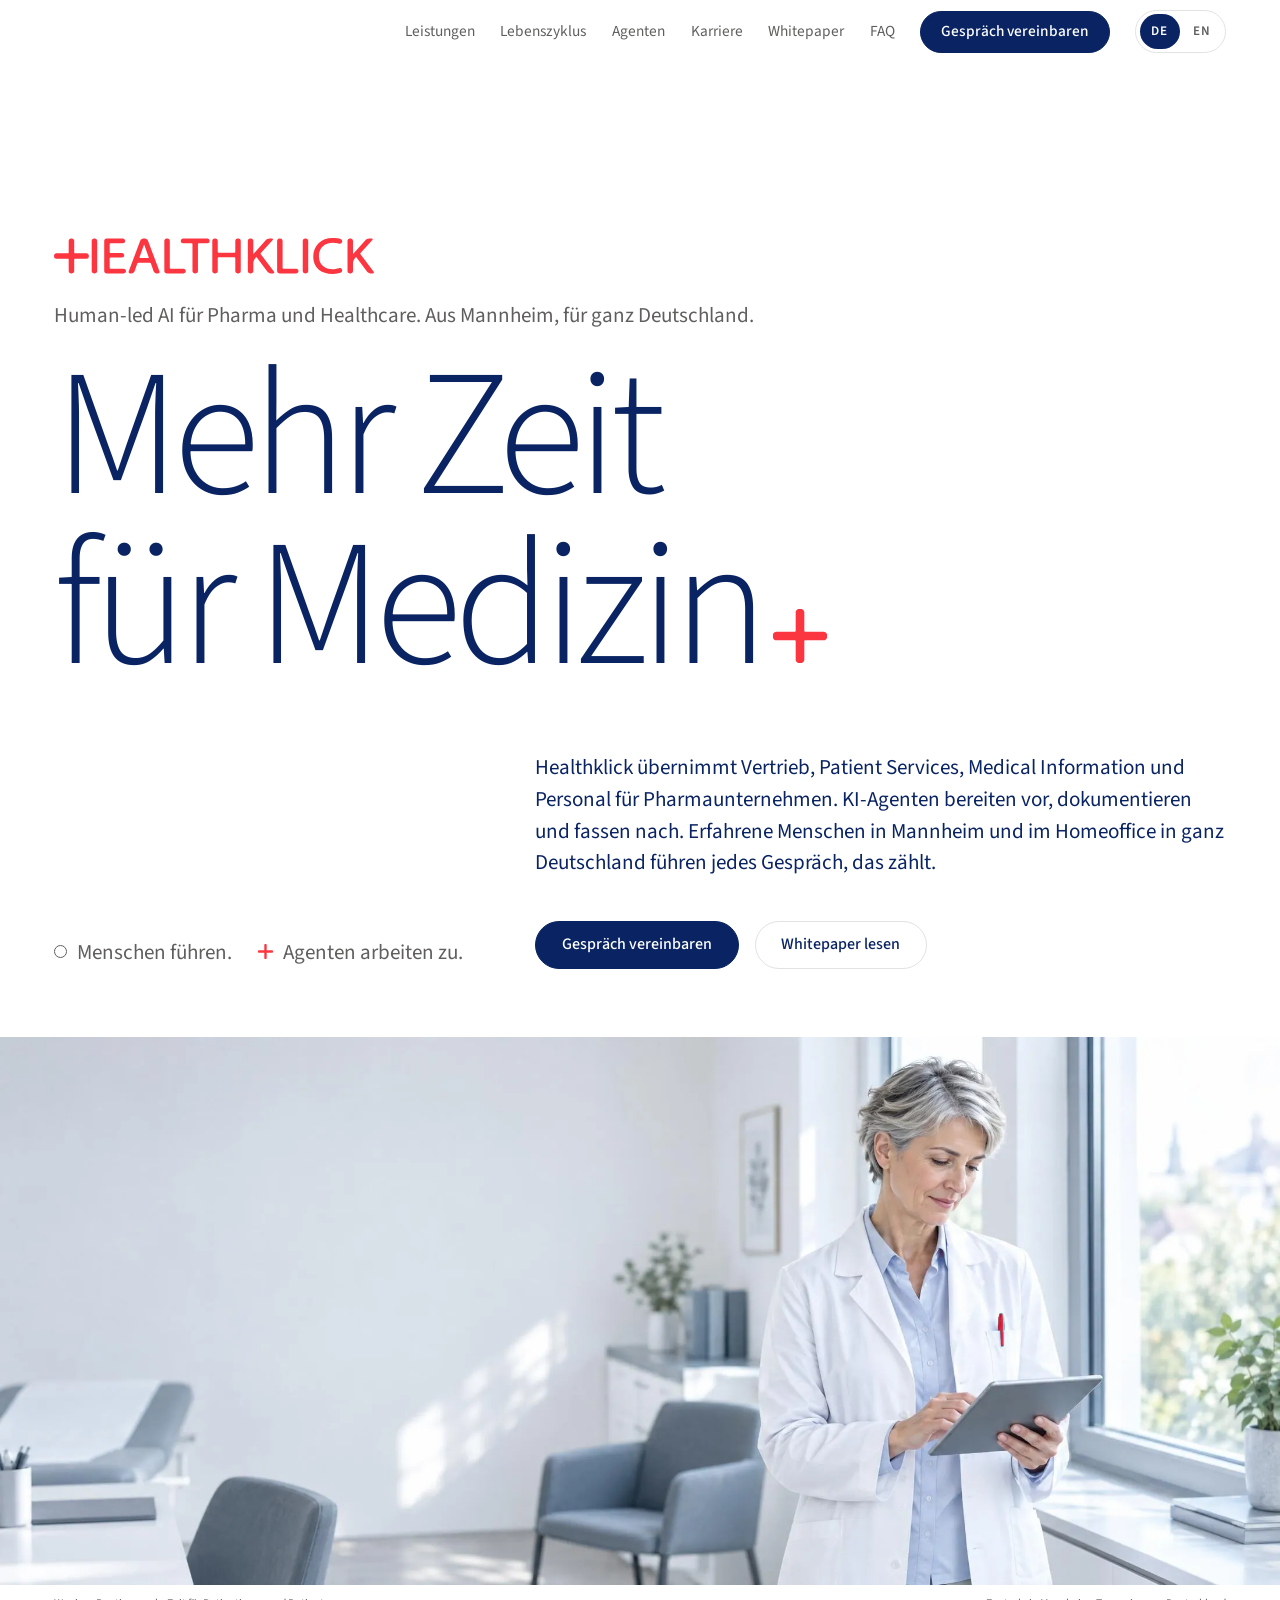
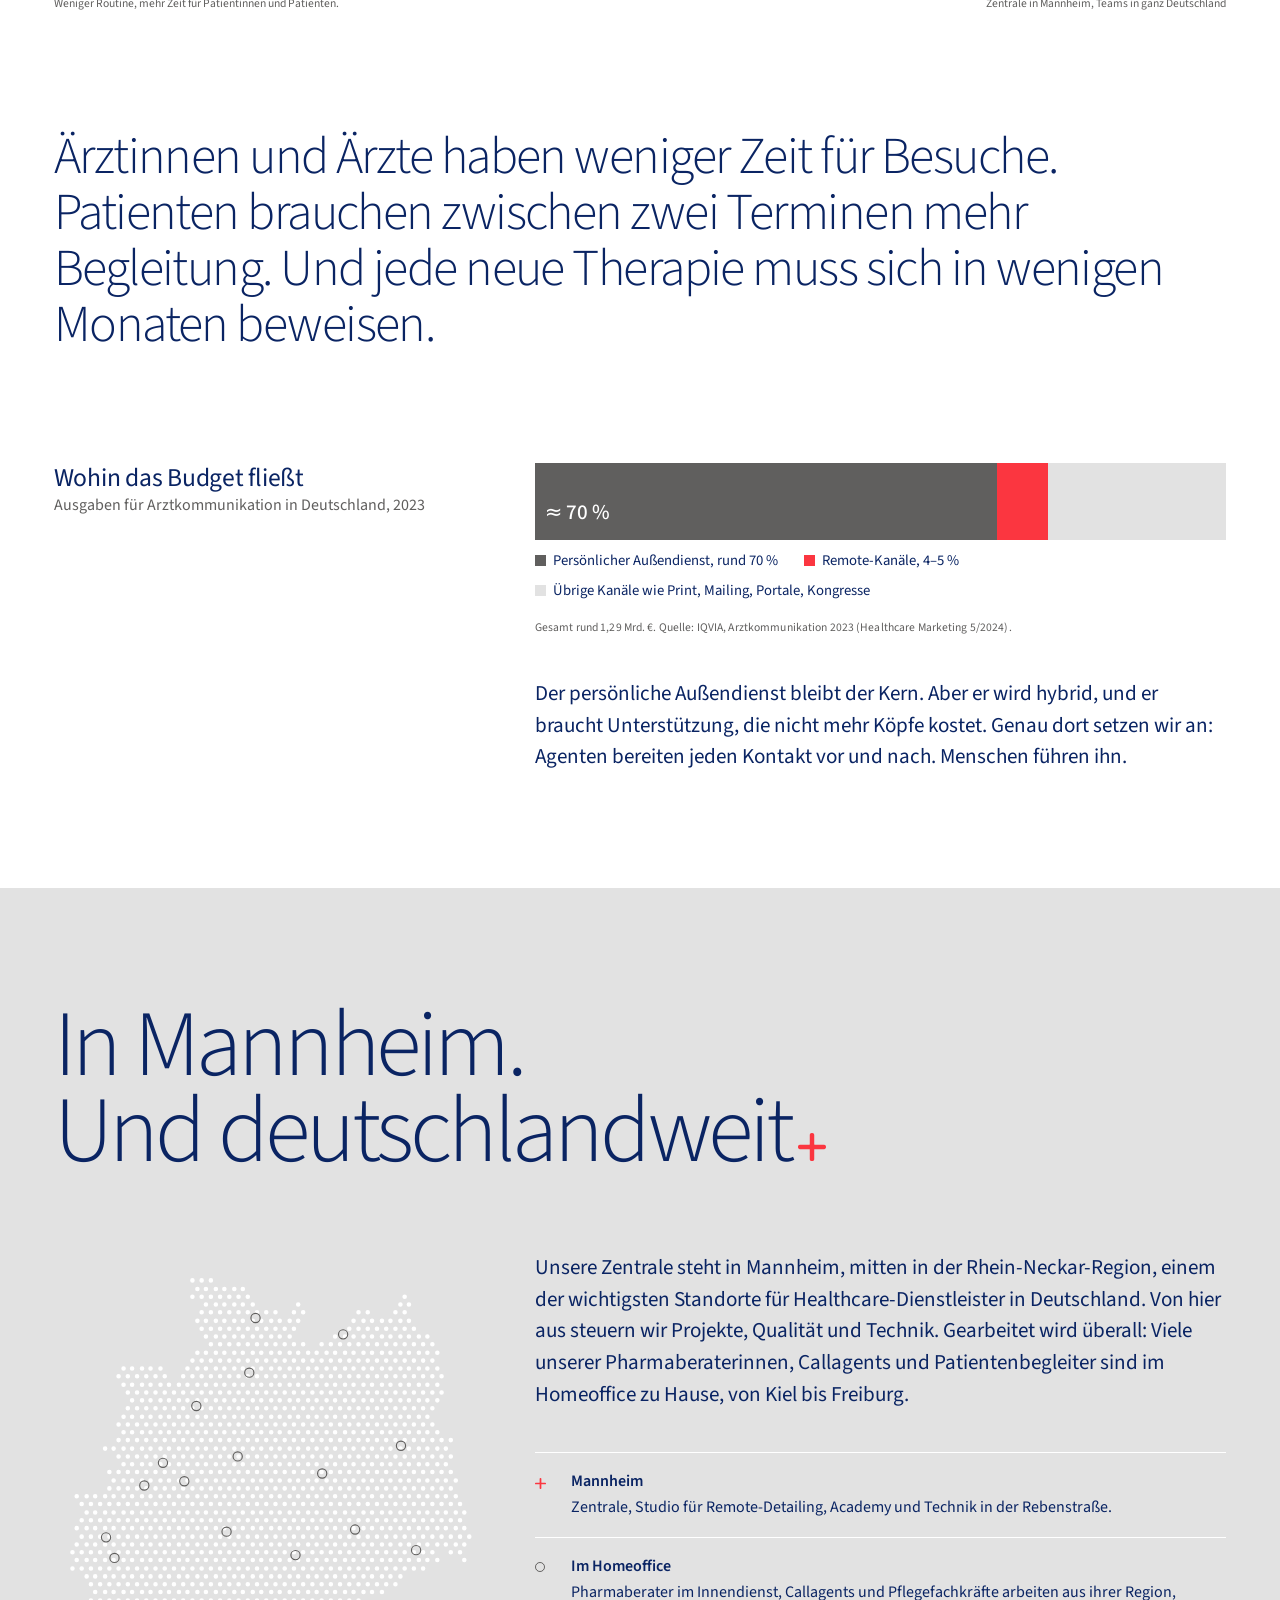
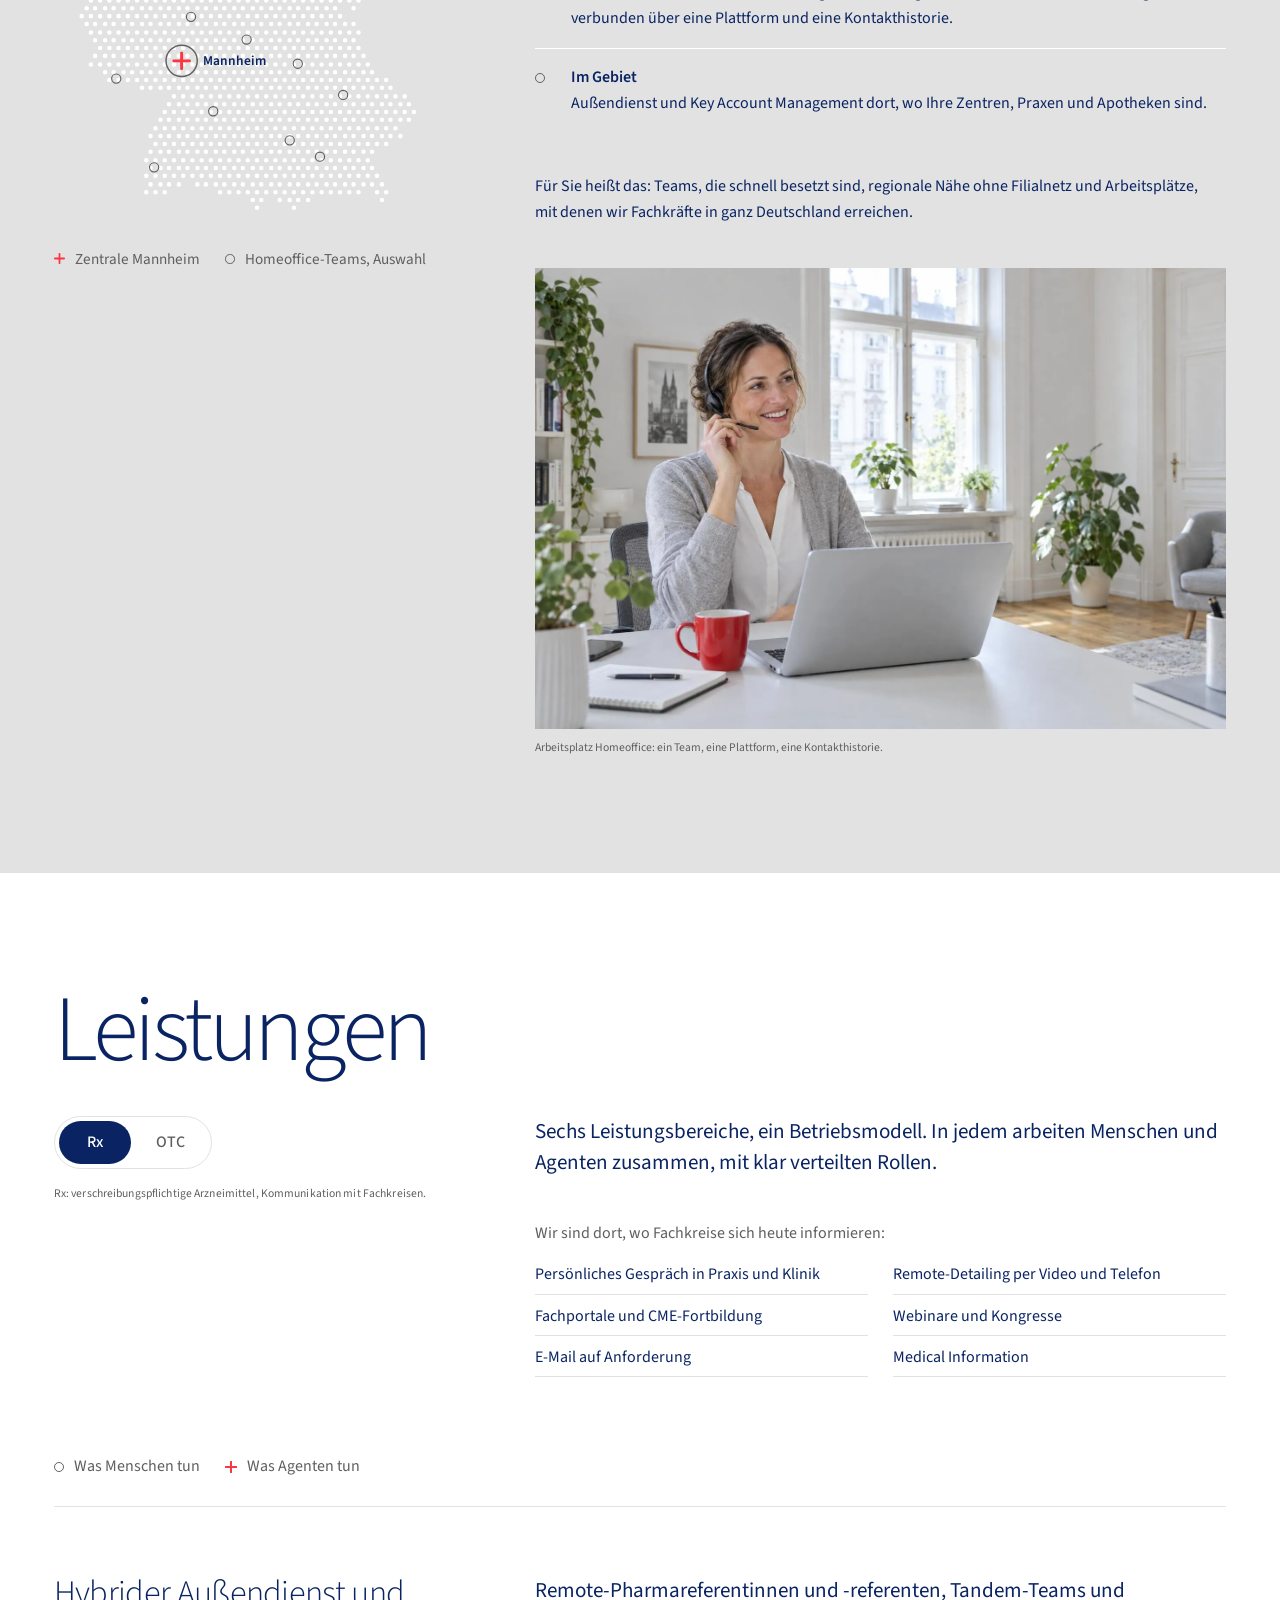
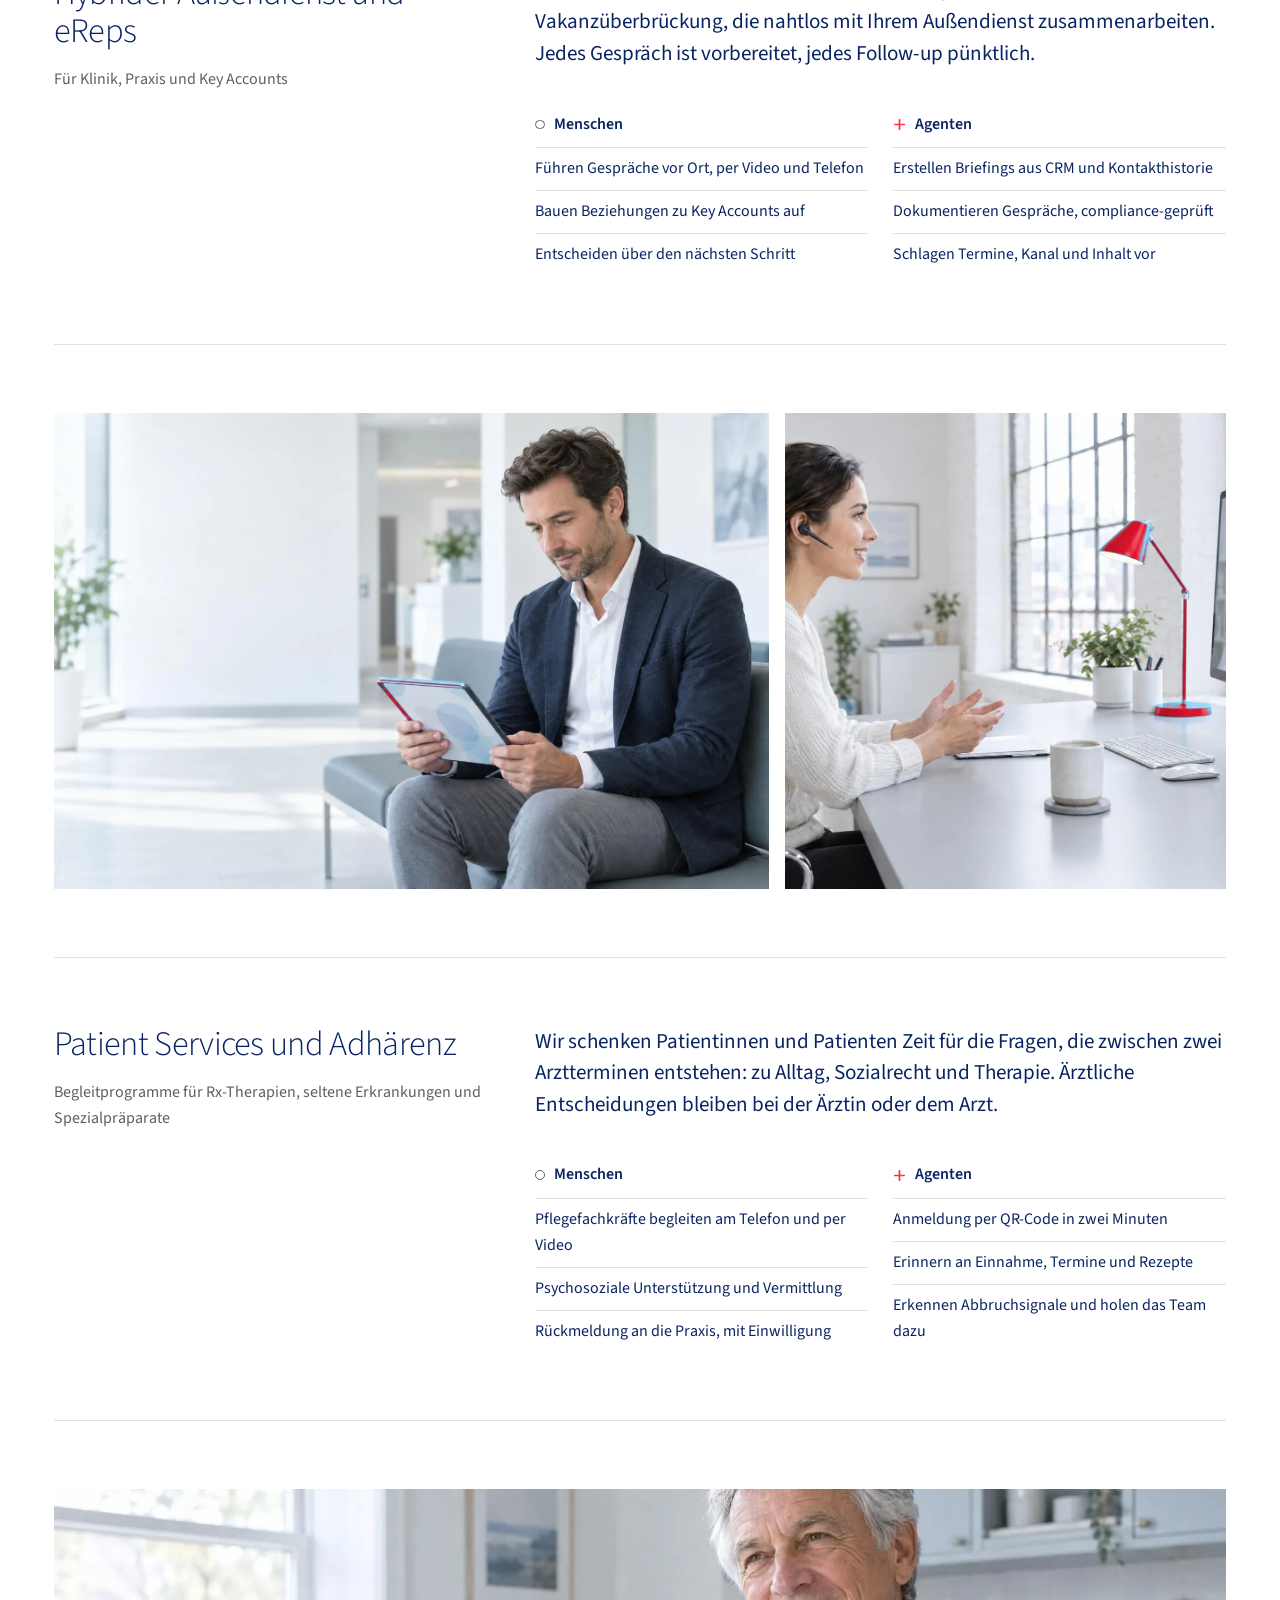
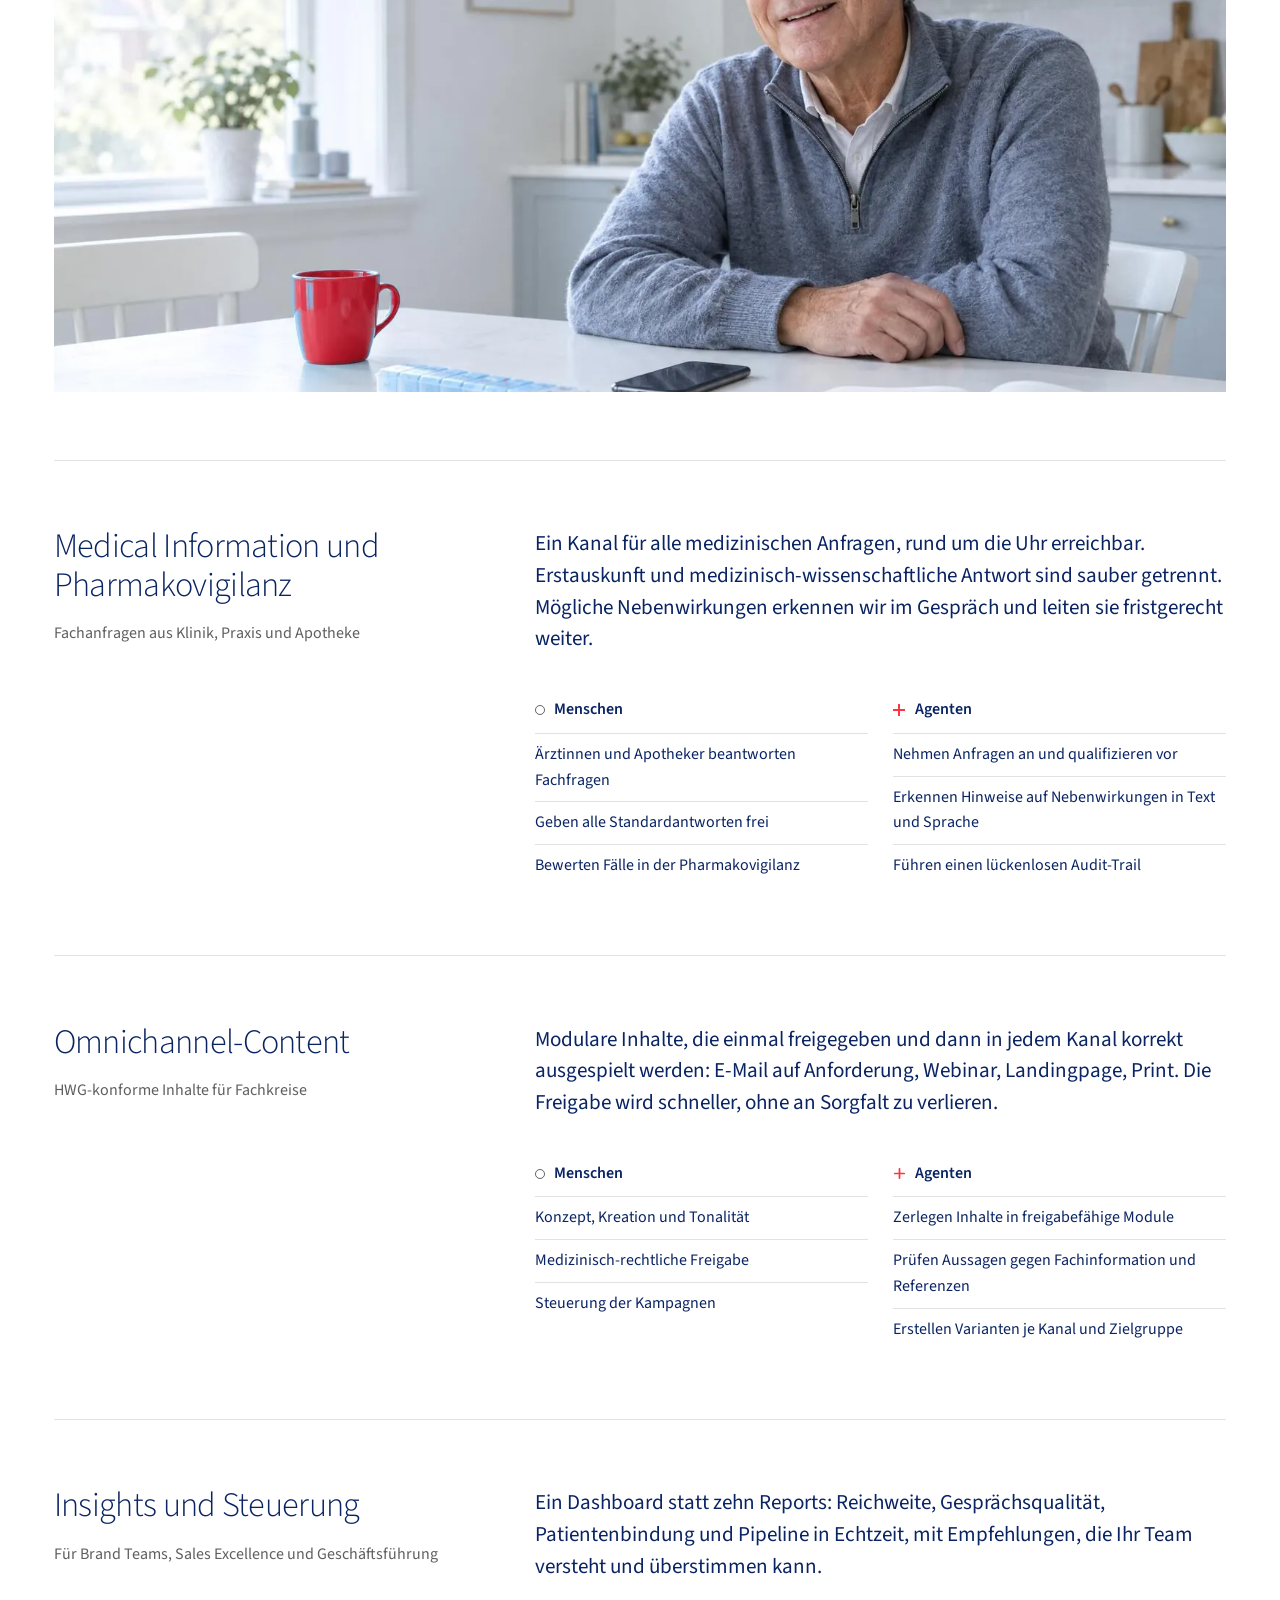
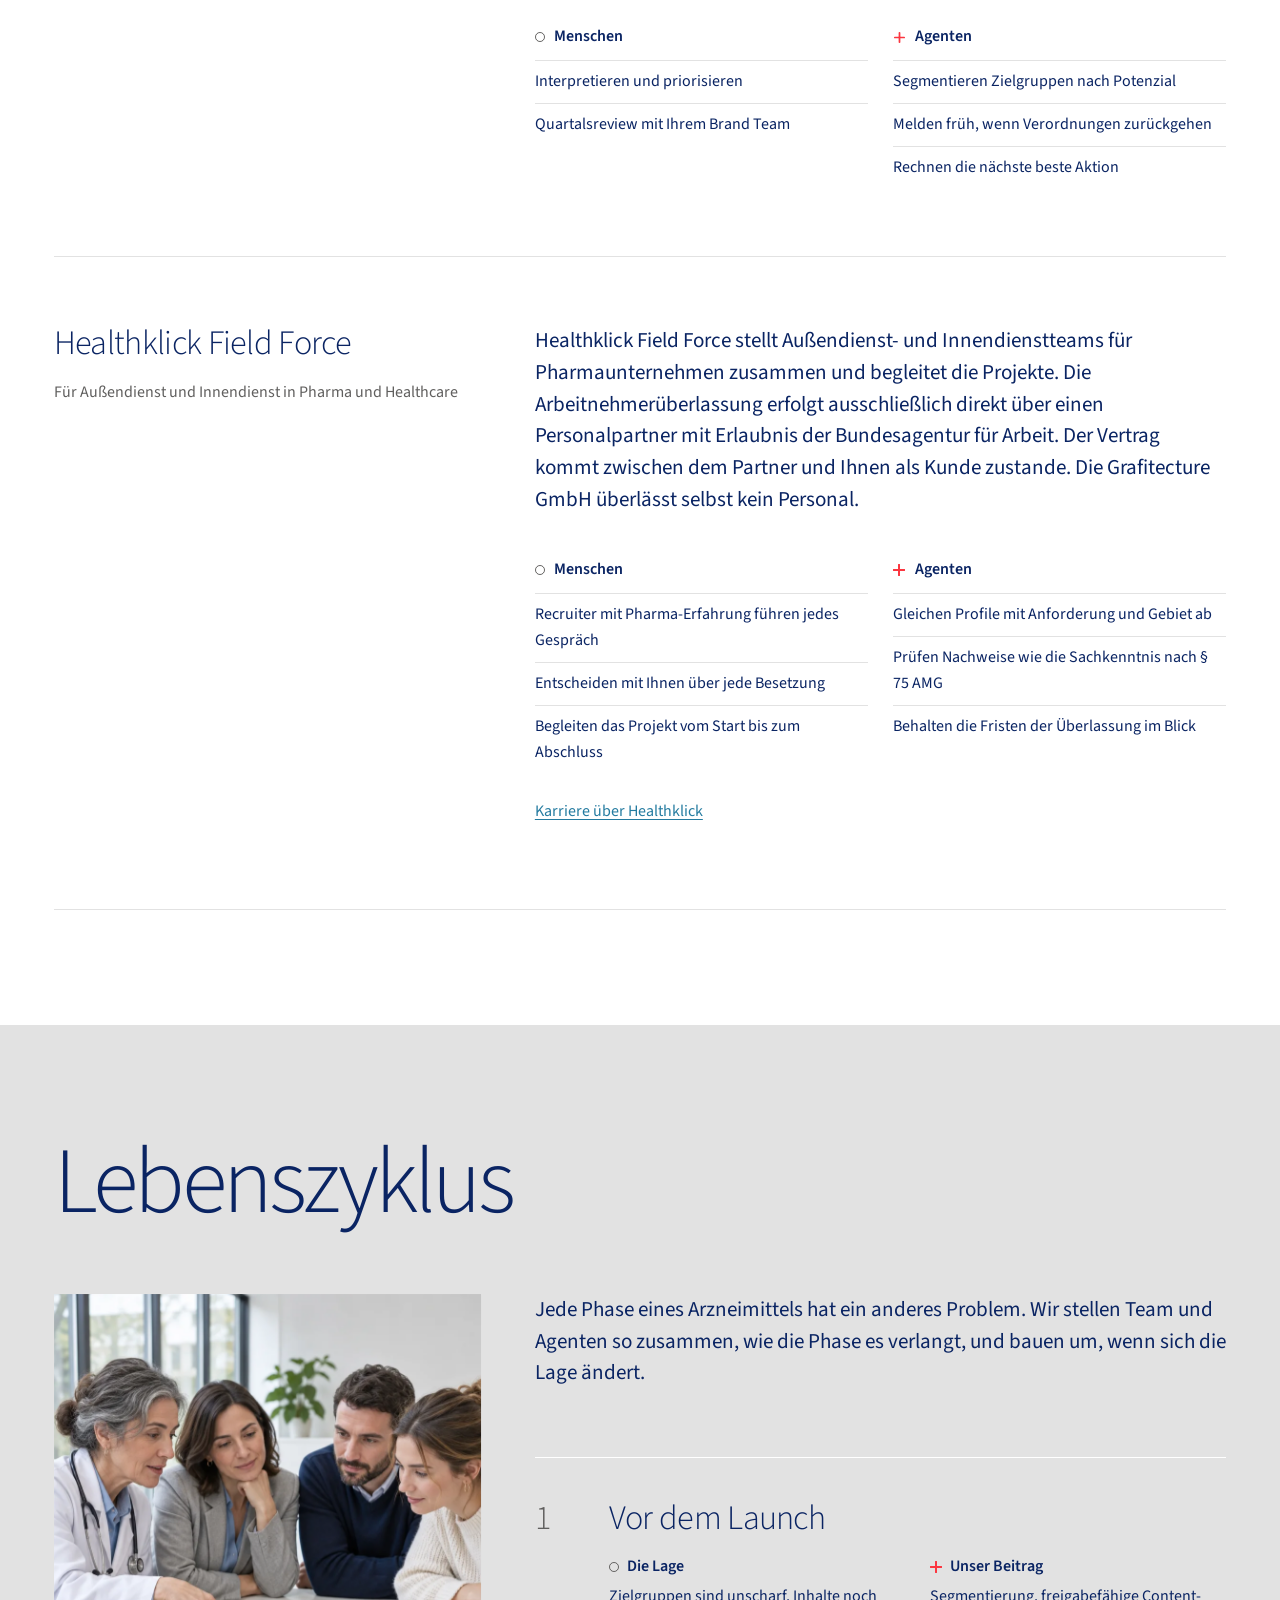
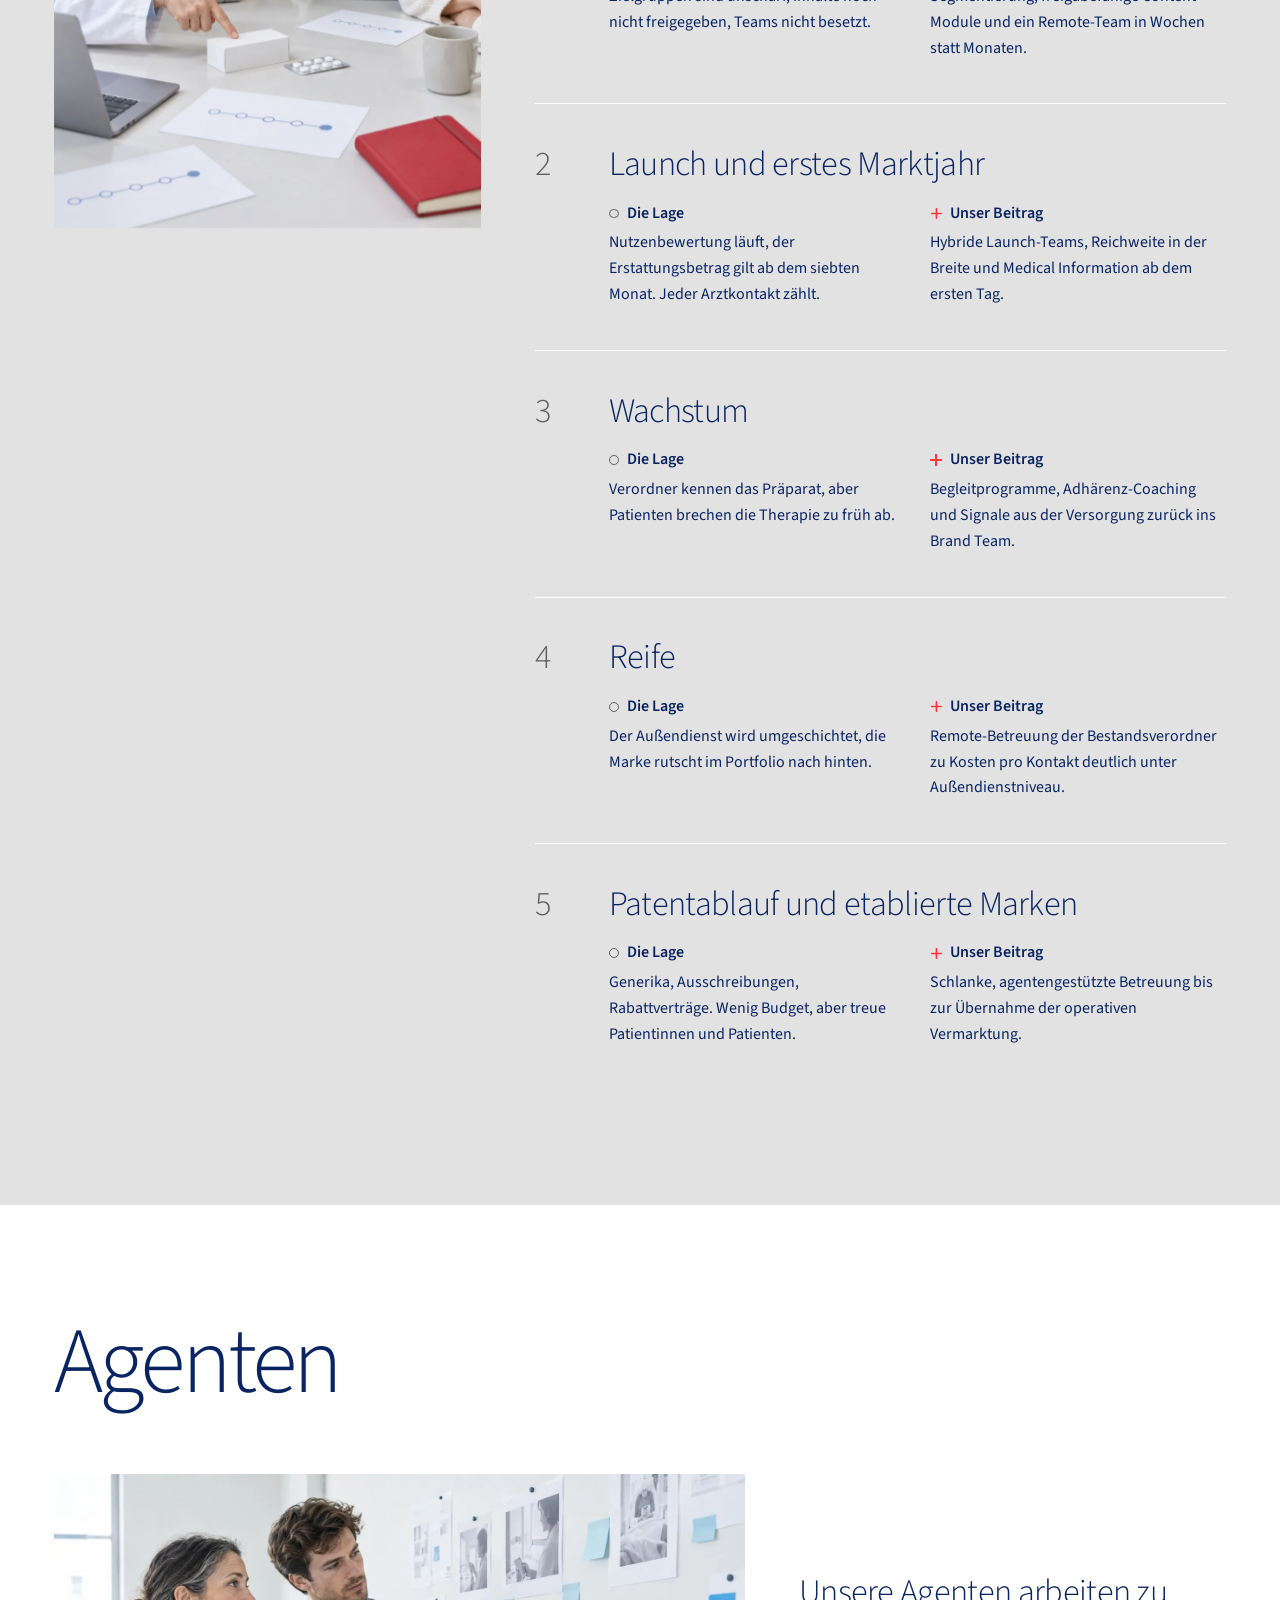
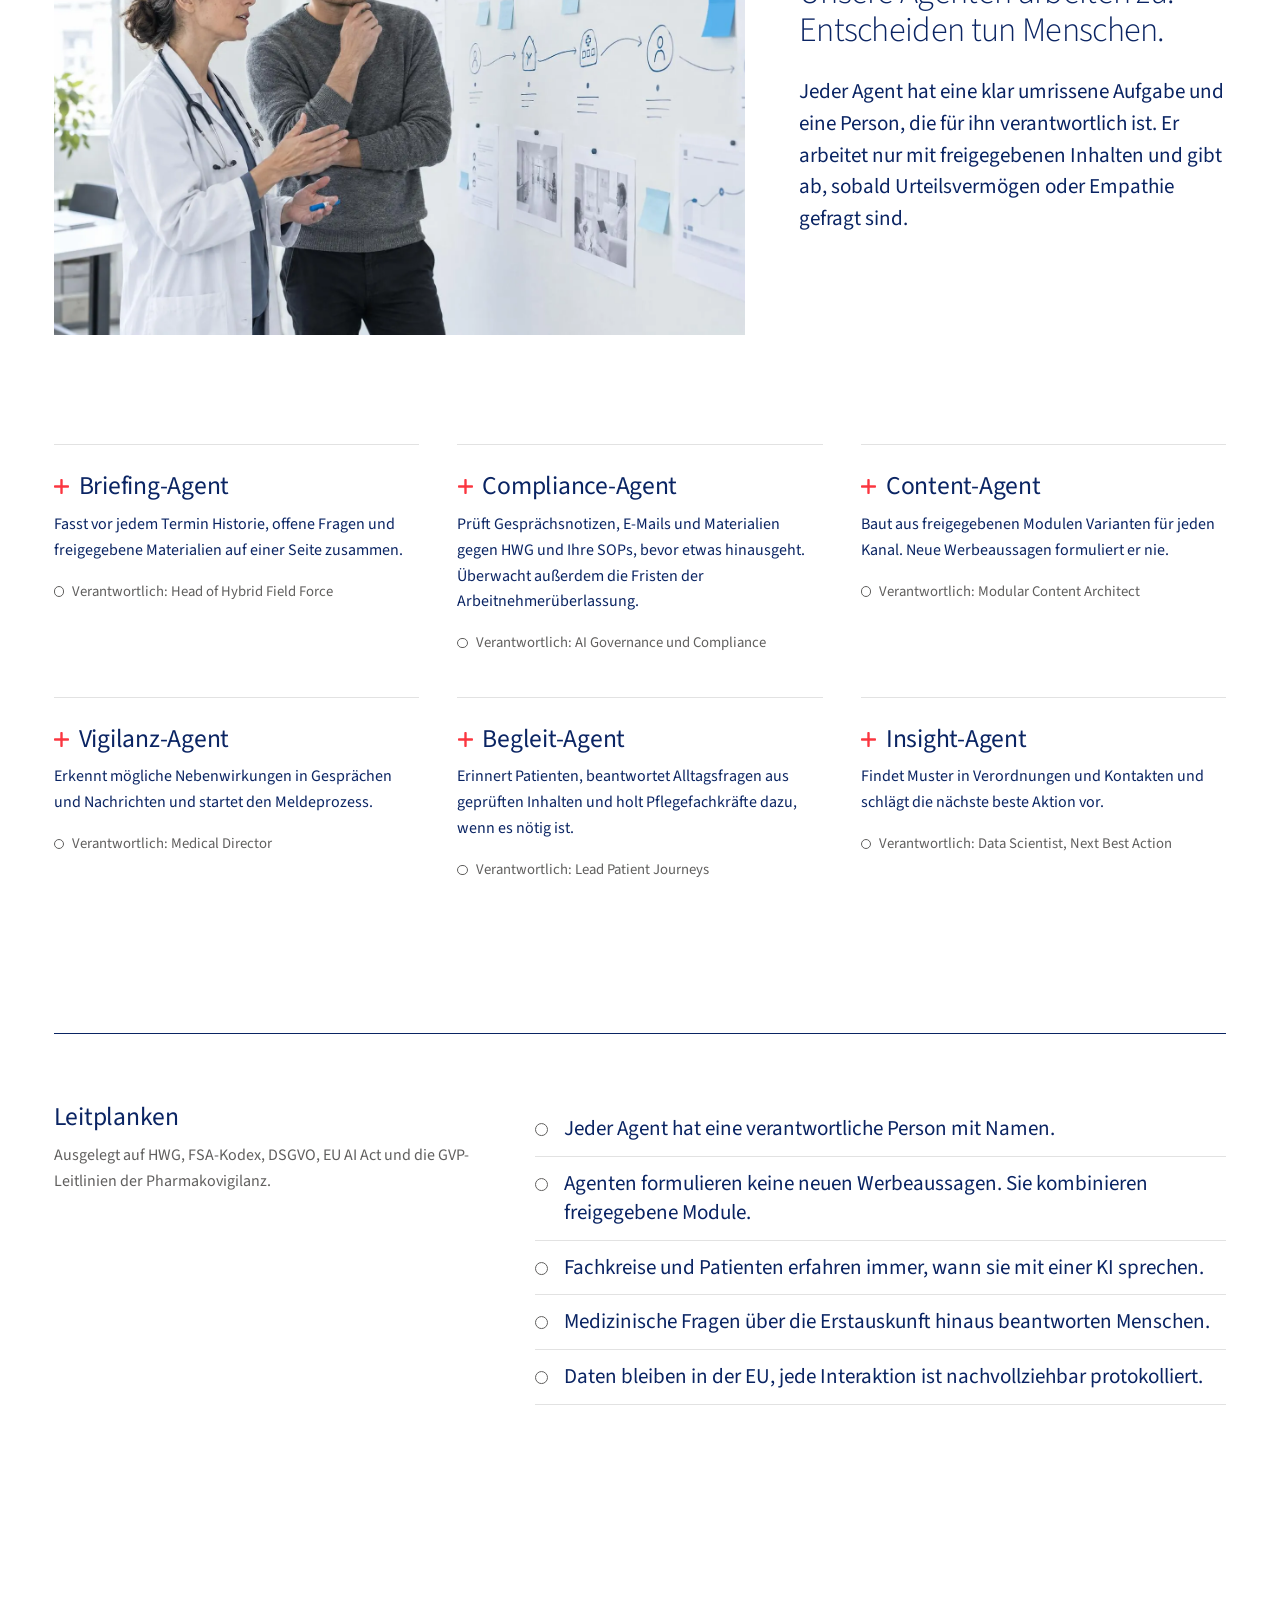
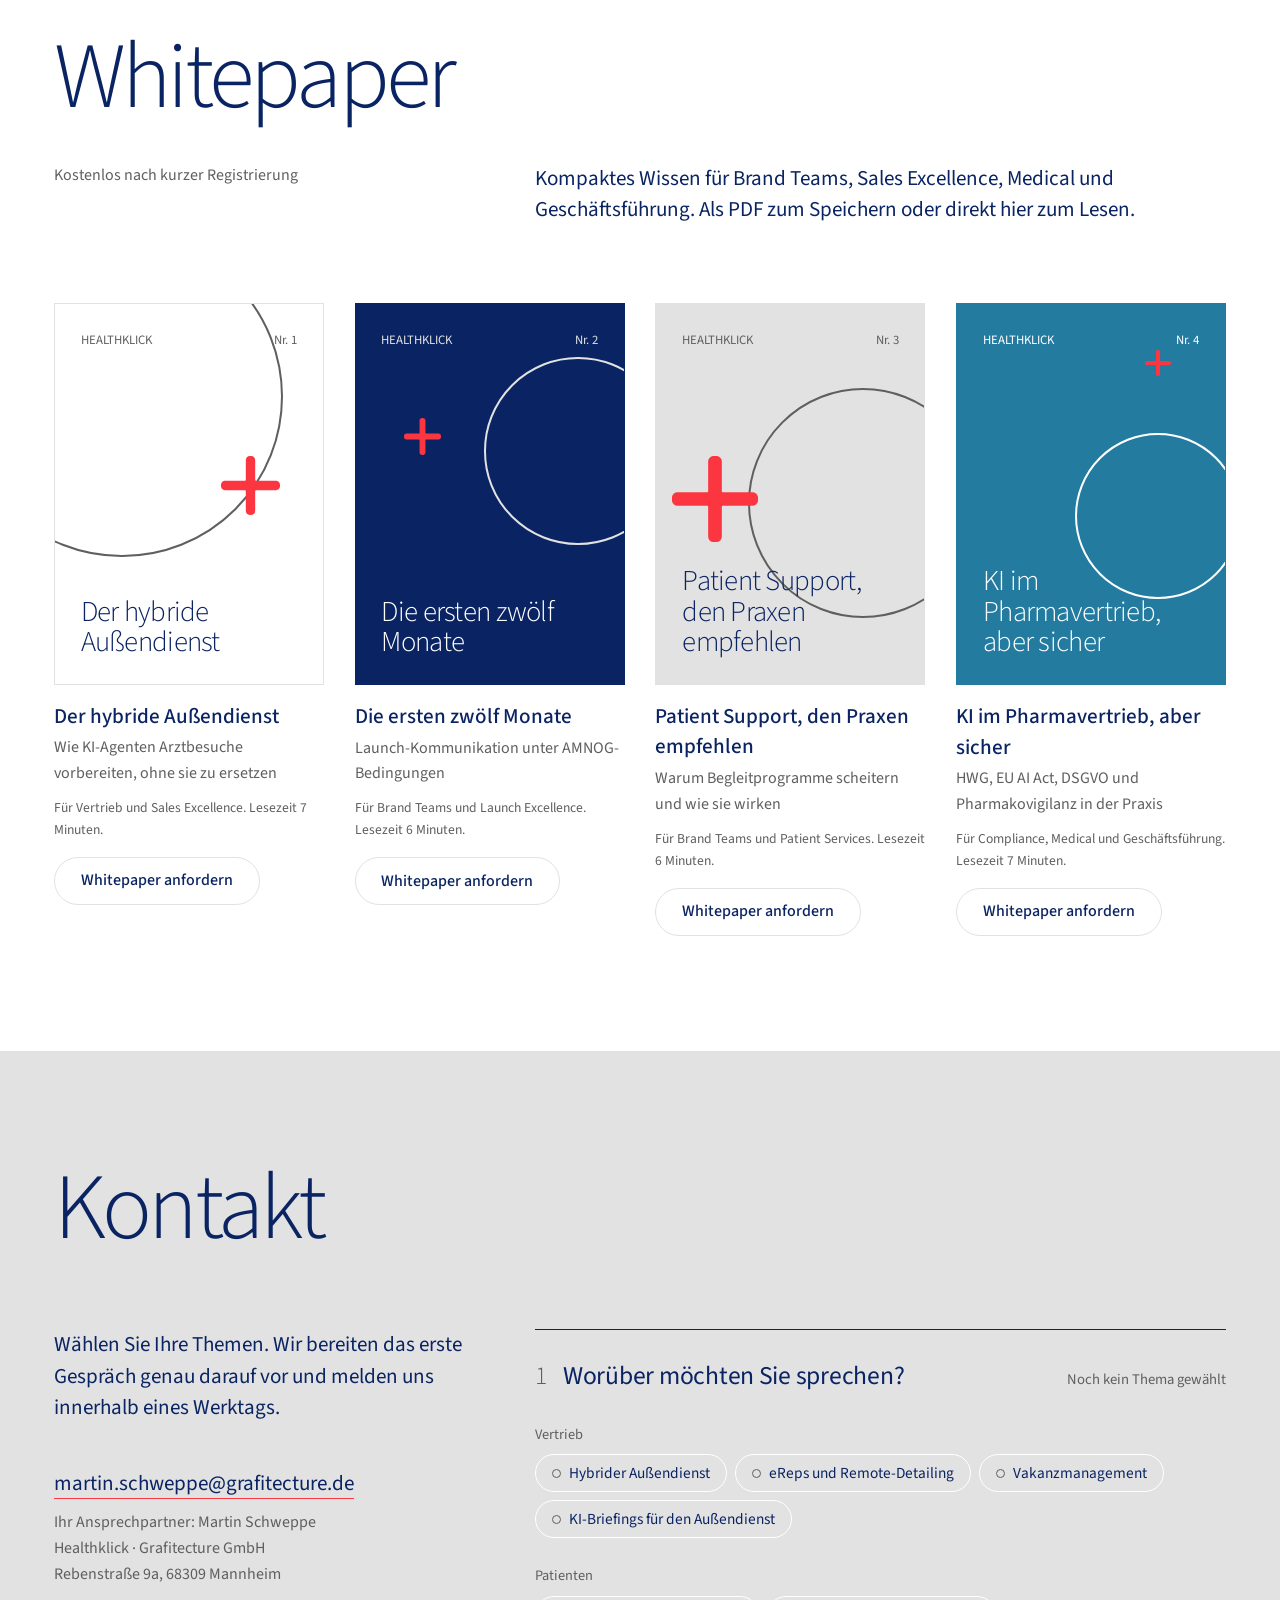
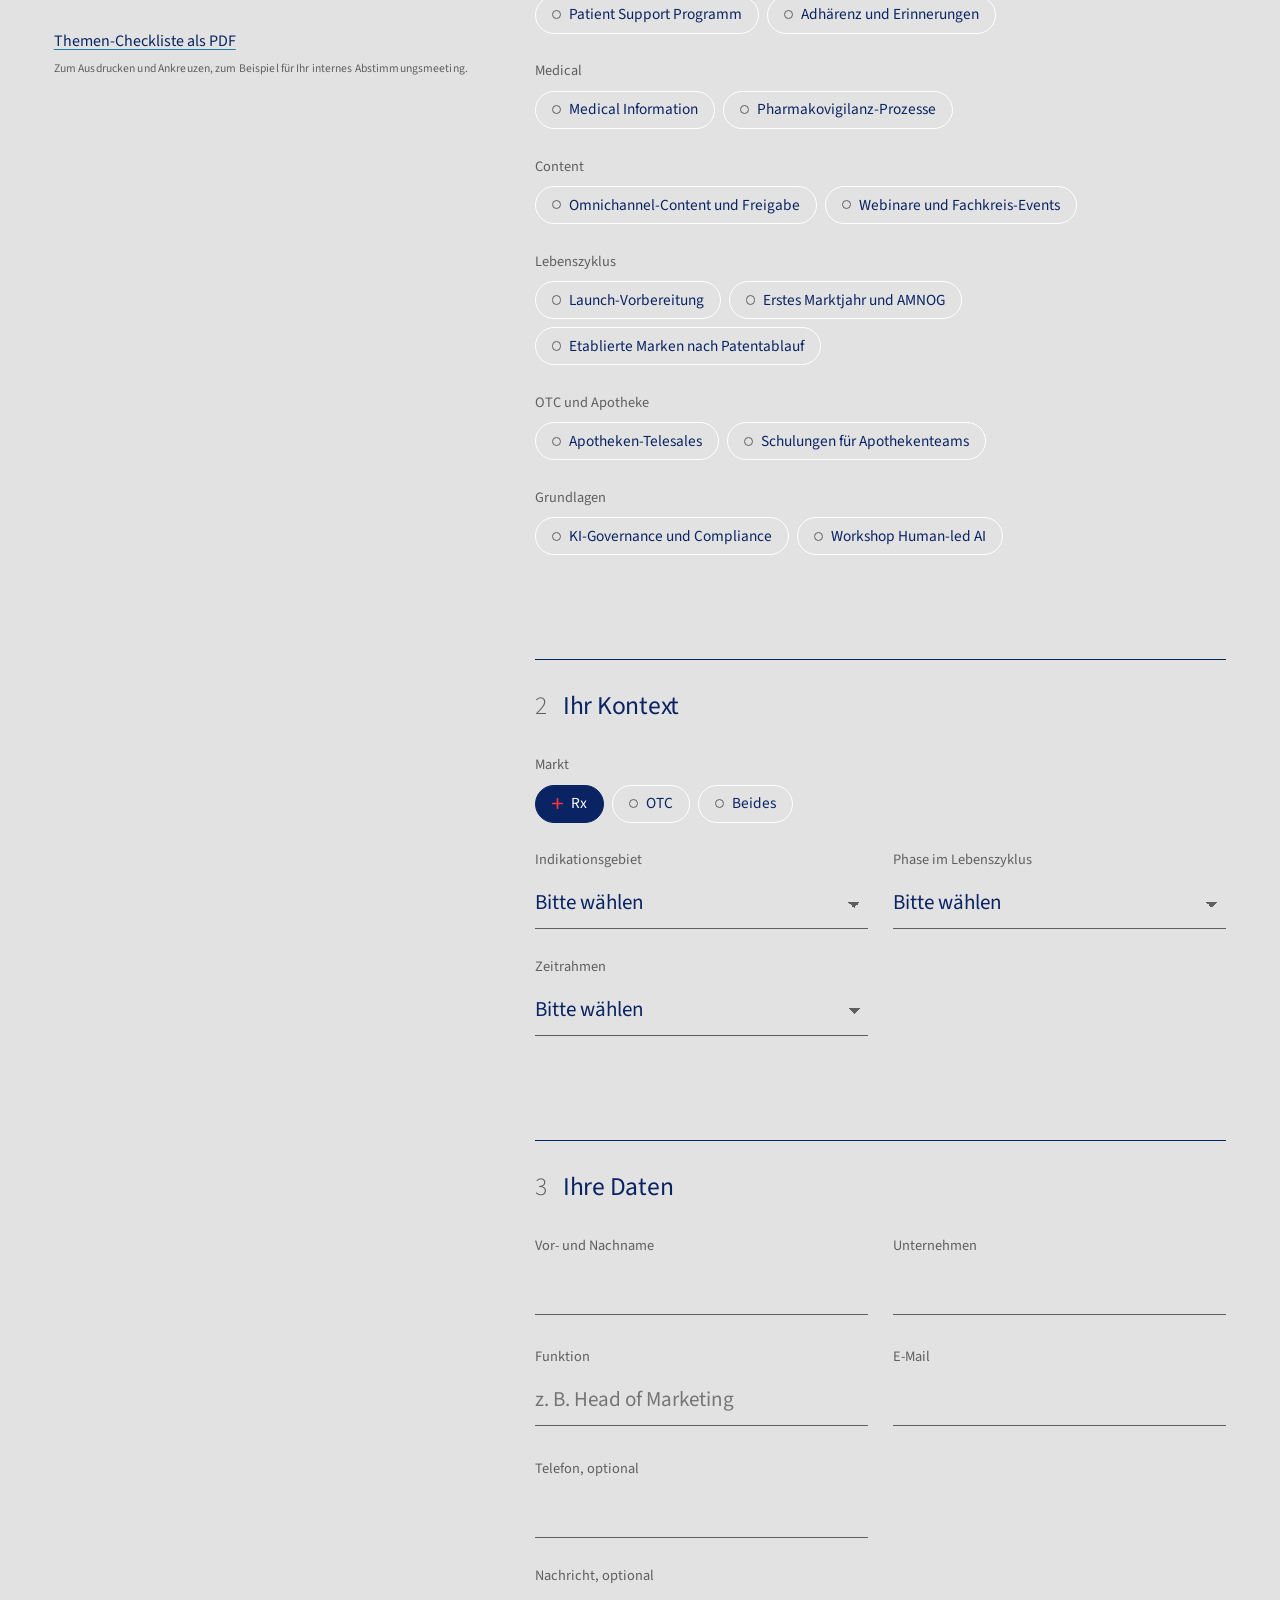
<file: index.html>
<!DOCTYPE html>
<html lang="de">
<head>
<meta charset="utf-8">
<meta name="viewport" content="width=device-width, initial-scale=1">
<title>HEALTHKLICK – Mehr Zeit für Medizin</title>
<meta name="description" content="Healthklick aus Mannheim übernimmt Vertrieb, Patient Services, Medical Information und Personal für Pharmaunternehmen. Deutschlandweit, mit Menschen und KI-Agenten. Ein Angebot der Grafitecture GmbH.">
<!-- Domain steht noch nicht fest: vor dem Livegang canonical und hreflang mit vollständiger Adresse eintragen -->
<link rel="alternate" hreflang="de" href="./">
<link rel="alternate" hreflang="en" href="en/">
<link rel="alternate" hreflang="x-default" href="./">
<link rel="icon" href="img/healthklick-icon.svg" type="image/svg+xml">
<meta name="theme-color" content="#ffffff">
<link rel="preload" href="fonts/source-sans-3.woff2" as="font" type="font/woff2" crossorigin>
<script>/* Logo-Intro nur beim Öffnen der Startseite: nicht bei Sprungmarken, nicht beim Sprachwechsel innerhalb der Seite, nicht bei reduzierter Bewegung. Ablauf in js/site.js */(function(d){try{var h=location.hash,r=document.referrer;if((h===''||h==='#'||h==='#top')&&!matchMedia('(prefers-reduced-motion: reduce)').matches&&!(r&&r.indexOf(location.origin+'/')===0)){d.classList.add('intro');setTimeout(function(){if(!d.classList.contains('intro-js'))d.classList.remove('intro')},4000)}}catch(e){}})(document.documentElement);</script>
<link rel="stylesheet" href="css/site.css">
<link rel="stylesheet" href="css/marketing.css">
</head>
<body>
<a class="sr-only" href="#inhalt">Zum Inhalt springen</a>

<header class="site-header" id="top">
  <div class="wrap bar">
    <a class="logo" href="#" aria-label="HEALTHKLICK, zur Startseite" data-home><img src="img/healthklick-logo.svg" width="626" height="70" alt="HEALTHKLICK"></a>
    <button class="menu-btn" type="button" aria-expanded="false" aria-controls="nav" aria-label="Menü"><span class="burger" aria-hidden="true"><span></span><span></span><span></span></span></button>
    <nav class="nav" id="nav" aria-label="Hauptnavigation">
      <a href="#leistungen">Leistungen</a>
      <a href="#lebenszyklus">Lebenszyklus</a>
      <a href="#agenten">Agenten</a>
      <a href="#karriere">Karriere</a>
      <a href="#wissen">Whitepaper</a>
      <a href="#faq">FAQ</a>
      <a class="btn" href="#kontakt">Gespräch vereinbaren</a>
      <div class="lang" role="group" aria-label="Sprache / Language">
        <a href="./" data-lang="de" data-base="./" hreflang="de" lang="de" aria-current="page"><span class="l-s" aria-hidden="true">DE</span><span class="l-l">Deutsch</span></a>
        <a href="en/" data-lang="en" data-base="en/" hreflang="en" lang="en"><span class="l-s" aria-hidden="true">EN</span><span class="l-l">English</span></a>
      </div>
    </nav>
  </div>
</header>

<main id="inhalt">
<div id="site">

<!-- ================= HERO ================= -->
<section class="wrap hero" aria-labelledby="hero-title">
  <img class="hero-logo" src="img/healthklick-logo.svg" width="626" height="70" alt="" aria-hidden="true">
  <p class="t-h6 hero-kicker">Human-led AI für Pharma und Healthcare. Aus Mannheim, für ganz Deutschland.</p>
  <h1 class="t-h1 hero-title" id="hero-title"><span class="line"><span>Mehr Zeit</span></span><span class="line"><span>für Medizin<i class="brand-dot" aria-hidden="true"></i></span></span></h1>
  <div class="phi hero-foot">
    <ul class="legend" aria-label="Zeichenerklärung">
      <li><span class="ring" aria-hidden="true"></span>Menschen führen.</li>
      <li><span class="dot" aria-hidden="true"></span>Agenten arbeiten zu.</li>
    </ul>
    <div>
      <p class="lead">Healthklick übernimmt Vertrieb, Patient Services, Medical Information und Personal für Pharmaunternehmen. KI-Agenten bereiten vor, dokumentieren und fassen nach. Erfahrene Menschen in Mannheim und im Homeoffice in ganz Deutschland führen jedes Gespräch, das zählt.</p>
      <div class="ctas">
        <a class="btn" href="#kontakt">Gespräch vereinbaren</a>
        <a class="btn ghost" href="#wissen">Whitepaper lesen</a>
      </div>
    </div>
  </div>
</section>
<figure class="hero-media">
  <img src="img/hero.webp" width="2200" height="943" alt="Ärztin liest in einer hellen Praxis am Fenster auf einem Tablet" fetchpriority="high">
  <figcaption class="wrap caption"><span>Weniger Routine, mehr Zeit für Patientinnen und Patienten.</span><span>Zentrale in Mannheim, Teams in ganz Deutschland</span></figcaption>
</figure>

<!-- ================= WARUM JETZT ================= -->
<section class="wrap sec why" aria-label="Warum jetzt">
  <p class="t-h3 statement">Ärztinnen und Ärzte haben weniger Zeit für Besuche. Patienten brauchen zwischen zwei Terminen mehr Begleitung. Und jede neue Therapie muss sich in wenigen Monaten beweisen.</p>
  <div class="phi">
    <div>
      <h2 class="t-h5">Wohin das Budget fließt</h2>
      <p class="meta">Ausgaben für Arztkommunikation in Deutschland, 2023</p>
    </div>
    <div>
      <figure class="spend">
        <div class="spend-bar" role="img" aria-label="Rund 70 Prozent persönlicher Außendienst, 4 bis 5 Prozent Remote-Kanäle, der Rest übrige Kanäle">
          <div class="s-field">≈ 70 %</div><div class="s-remote"></div><div class="s-rest"></div>
        </div>
        <div class="spend-keys" aria-hidden="true"><span class="k-field">Persönlicher Außendienst, rund 70 %</span><span class="k-remote">Remote-Kanäle, 4–5 %</span><span class="k-rest">Übrige Kanäle wie Print, Mailing, Portale, Kongresse</span></div>
        <figcaption class="small">Gesamt rund 1,29 Mrd. €. Quelle: IQVIA, Arztkommunikation 2023 (Healthcare Marketing 5/2024).</figcaption>
      </figure>
      <p class="lead">Der persönliche Außendienst bleibt der Kern. Aber er wird hybrid, und er braucht Unterstützung, die nicht mehr Köpfe kostet. Genau dort setzen wir an: Agenten bereiten jeden Kontakt vor und nach. Menschen führen ihn.</p>
    </div>
  </div>
</section>

<!-- ================= MANNHEIM UND DEUTSCHLANDWEIT ================= -->
<section id="deutschlandweit" class="sec tint" aria-labelledby="h-de">
  <div class="wrap">
    <header class="sec-head">
      <h2 class="t-h2" id="h-de">In Mannheim.<br>Und deutschlandweit<i class="brand-dot static" aria-hidden="true"></i></h2>
    </header>
    <div class="phi de-grid">
      <figure class="de-map-wrap">
        <svg class="de-map" viewBox="0 0 602 815" role="img" aria-labelledby="map-t"><title id="map-t">Deutschlandkarte: Zentrale in Mannheim, Homeoffice-Teams in ganz Deutschland</title><path fill="none" stroke="#ffffff" stroke-width="6.4" stroke-linecap="round" d="M195 40h0M208 40h0M221 40h0M202 52h0M214 52h0M228 52h0M240 52h0M254 52h0M266 52h0M195 63h0M208 63h0M221 63h0M234 63h0M247 63h0M260 63h0M273 63h0M494 63h0M214 74h0M228 74h0M240 74h0M254 74h0M266 74h0M280 74h0M344 74h0M488 74h0M500 74h0M208 85h0M221 85h0M234 85h0M247 85h0M260 85h0M273 85h0M286 85h0M299 85h0M312 85h0M338 85h0M351 85h0M429 85h0M442 85h0M481 85h0M494 85h0M202 97h0M214 97h0M228 97h0M240 97h0M254 97h0M266 97h0M280 97h0M292 97h0M306 97h0M318 97h0M332 97h0M344 97h0M422 97h0M436 97h0M448 97h0M462 97h0M474 97h0M488 97h0M500 97h0M208 108h0M221 108h0M234 108h0M247 108h0M260 108h0M273 108h0M286 108h0M299 108h0M312 108h0M325 108h0M338 108h0M416 108h0M429 108h0M442 108h0M455 108h0M468 108h0M481 108h0M494 108h0M507 108h0M214 119h0M228 119h0M240 119h0M254 119h0M266 119h0M280 119h0M292 119h0M306 119h0M318 119h0M332 119h0M396 119h0M410 119h0M422 119h0M436 119h0M448 119h0M462 119h0M474 119h0M488 119h0M500 119h0M514 119h0M526 119h0M221 130h0M234 130h0M247 130h0M260 130h0M273 130h0M286 130h0M299 130h0M312 130h0M325 130h0M338 130h0M351 130h0M377 130h0M390 130h0M403 130h0M416 130h0M429 130h0M442 130h0M455 130h0M468 130h0M481 130h0M494 130h0M507 130h0M520 130h0M533 130h0M202 142h0M214 142h0M228 142h0M240 142h0M254 142h0M266 142h0M280 142h0M292 142h0M306 142h0M318 142h0M332 142h0M344 142h0M358 142h0M370 142h0M384 142h0M396 142h0M410 142h0M422 142h0M436 142h0M448 142h0M462 142h0M474 142h0M488 142h0M500 142h0M514 142h0M526 142h0M540 142h0M195 153h0M208 153h0M221 153h0M234 153h0M247 153h0M260 153h0M273 153h0M286 153h0M299 153h0M312 153h0M325 153h0M338 153h0M351 153h0M364 153h0M377 153h0M390 153h0M403 153h0M416 153h0M429 153h0M442 153h0M455 153h0M468 153h0M481 153h0M494 153h0M507 153h0M520 153h0M533 153h0M98 164h0M110 164h0M124 164h0M136 164h0M150 164h0M188 164h0M202 164h0M214 164h0M228 164h0M240 164h0M254 164h0M266 164h0M280 164h0M292 164h0M306 164h0M318 164h0M332 164h0M344 164h0M358 164h0M370 164h0M384 164h0M396 164h0M410 164h0M422 164h0M436 164h0M448 164h0M462 164h0M474 164h0M488 164h0M500 164h0M514 164h0M526 164h0M540 164h0M91 175h0M104 175h0M117 175h0M130 175h0M143 175h0M156 175h0M182 175h0M195 175h0M208 175h0M221 175h0M234 175h0M247 175h0M260 175h0M273 175h0M286 175h0M299 175h0M312 175h0M325 175h0M338 175h0M351 175h0M364 175h0M377 175h0M390 175h0M403 175h0M416 175h0M429 175h0M442 175h0M455 175h0M468 175h0M481 175h0M494 175h0M507 175h0M520 175h0M533 175h0M546 175h0M98 187h0M110 187h0M124 187h0M136 187h0M150 187h0M162 187h0M176 187h0M188 187h0M202 187h0M214 187h0M228 187h0M240 187h0M254 187h0M266 187h0M280 187h0M292 187h0M306 187h0M318 187h0M332 187h0M344 187h0M358 187h0M370 187h0M384 187h0M396 187h0M410 187h0M422 187h0M436 187h0M448 187h0M462 187h0M474 187h0M488 187h0M500 187h0M514 187h0M526 187h0M540 187h0M104 198h0M117 198h0M130 198h0M143 198h0M156 198h0M169 198h0M182 198h0M195 198h0M208 198h0M221 198h0M234 198h0M247 198h0M260 198h0M273 198h0M286 198h0M299 198h0M312 198h0M325 198h0M338 198h0M351 198h0M364 198h0M377 198h0M390 198h0M403 198h0M416 198h0M429 198h0M442 198h0M455 198h0M468 198h0M481 198h0M494 198h0M507 198h0M520 198h0M533 198h0M546 198h0M110 209h0M124 209h0M136 209h0M150 209h0M162 209h0M176 209h0M188 209h0M202 209h0M214 209h0M228 209h0M240 209h0M254 209h0M266 209h0M280 209h0M292 209h0M306 209h0M318 209h0M332 209h0M344 209h0M358 209h0M370 209h0M384 209h0M396 209h0M410 209h0M422 209h0M436 209h0M448 209h0M462 209h0M474 209h0M488 209h0M500 209h0M514 209h0M526 209h0M540 209h0M104 220h0M117 220h0M130 220h0M143 220h0M156 220h0M169 220h0M182 220h0M195 220h0M208 220h0M221 220h0M234 220h0M247 220h0M260 220h0M273 220h0M286 220h0M299 220h0M312 220h0M325 220h0M338 220h0M351 220h0M364 220h0M377 220h0M390 220h0M403 220h0M416 220h0M429 220h0M442 220h0M455 220h0M468 220h0M481 220h0M494 220h0M507 220h0M520 220h0M533 220h0M98 232h0M110 232h0M124 232h0M136 232h0M150 232h0M162 232h0M176 232h0M188 232h0M202 232h0M214 232h0M228 232h0M240 232h0M254 232h0M266 232h0M280 232h0M292 232h0M306 232h0M318 232h0M332 232h0M344 232h0M358 232h0M370 232h0M384 232h0M396 232h0M410 232h0M422 232h0M436 232h0M448 232h0M462 232h0M474 232h0M488 232h0M500 232h0M514 232h0M526 232h0M91 243h0M104 243h0M117 243h0M130 243h0M143 243h0M156 243h0M169 243h0M182 243h0M195 243h0M208 243h0M221 243h0M234 243h0M247 243h0M260 243h0M273 243h0M286 243h0M299 243h0M312 243h0M325 243h0M338 243h0M351 243h0M364 243h0M377 243h0M390 243h0M403 243h0M416 243h0M429 243h0M442 243h0M455 243h0M468 243h0M481 243h0M494 243h0M507 243h0M520 243h0M533 243h0M98 254h0M110 254h0M124 254h0M136 254h0M150 254h0M162 254h0M176 254h0M188 254h0M202 254h0M214 254h0M228 254h0M240 254h0M254 254h0M266 254h0M280 254h0M292 254h0M306 254h0M318 254h0M332 254h0M344 254h0M358 254h0M370 254h0M384 254h0M396 254h0M410 254h0M422 254h0M436 254h0M448 254h0M462 254h0M474 254h0M488 254h0M500 254h0M514 254h0M526 254h0M540 254h0M91 265h0M104 265h0M117 265h0M130 265h0M143 265h0M156 265h0M169 265h0M182 265h0M195 265h0M208 265h0M221 265h0M234 265h0M247 265h0M260 265h0M273 265h0M286 265h0M299 265h0M312 265h0M325 265h0M338 265h0M351 265h0M364 265h0M377 265h0M390 265h0M403 265h0M416 265h0M429 265h0M442 265h0M455 265h0M468 265h0M481 265h0M494 265h0M507 265h0M520 265h0M533 265h0M546 265h0M559 265h0M72 277h0M84 277h0M98 277h0M110 277h0M124 277h0M136 277h0M150 277h0M162 277h0M176 277h0M188 277h0M202 277h0M214 277h0M228 277h0M240 277h0M254 277h0M266 277h0M280 277h0M292 277h0M306 277h0M318 277h0M332 277h0M344 277h0M358 277h0M370 277h0M384 277h0M396 277h0M410 277h0M422 277h0M436 277h0M448 277h0M462 277h0M474 277h0M488 277h0M500 277h0M514 277h0M526 277h0M540 277h0M552 277h0M91 288h0M104 288h0M117 288h0M130 288h0M143 288h0M156 288h0M169 288h0M182 288h0M195 288h0M208 288h0M221 288h0M234 288h0M247 288h0M260 288h0M273 288h0M286 288h0M299 288h0M312 288h0M325 288h0M338 288h0M351 288h0M364 288h0M377 288h0M390 288h0M403 288h0M416 288h0M429 288h0M442 288h0M455 288h0M468 288h0M481 288h0M494 288h0M507 288h0M520 288h0M533 288h0M546 288h0M559 288h0M98 299h0M110 299h0M124 299h0M136 299h0M150 299h0M162 299h0M176 299h0M188 299h0M202 299h0M214 299h0M228 299h0M240 299h0M254 299h0M266 299h0M280 299h0M292 299h0M306 299h0M318 299h0M332 299h0M344 299h0M358 299h0M370 299h0M384 299h0M396 299h0M410 299h0M422 299h0M436 299h0M448 299h0M462 299h0M474 299h0M488 299h0M500 299h0M514 299h0M526 299h0M540 299h0M552 299h0M78 310h0M91 310h0M104 310h0M117 310h0M130 310h0M143 310h0M156 310h0M169 310h0M182 310h0M195 310h0M208 310h0M221 310h0M234 310h0M247 310h0M260 310h0M273 310h0M286 310h0M299 310h0M312 310h0M325 310h0M338 310h0M351 310h0M364 310h0M377 310h0M390 310h0M403 310h0M416 310h0M429 310h0M442 310h0M455 310h0M468 310h0M481 310h0M494 310h0M507 310h0M520 310h0M533 310h0M546 310h0M559 310h0M84 322h0M98 322h0M110 322h0M124 322h0M136 322h0M150 322h0M162 322h0M176 322h0M188 322h0M202 322h0M214 322h0M228 322h0M240 322h0M254 322h0M266 322h0M280 322h0M292 322h0M306 322h0M318 322h0M332 322h0M344 322h0M358 322h0M370 322h0M384 322h0M396 322h0M410 322h0M422 322h0M436 322h0M448 322h0M462 322h0M474 322h0M488 322h0M500 322h0M514 322h0M526 322h0M540 322h0M552 322h0M566 322h0M78 333h0M91 333h0M104 333h0M117 333h0M130 333h0M143 333h0M156 333h0M169 333h0M182 333h0M195 333h0M208 333h0M221 333h0M234 333h0M247 333h0M260 333h0M273 333h0M286 333h0M299 333h0M312 333h0M325 333h0M338 333h0M351 333h0M364 333h0M377 333h0M390 333h0M403 333h0M416 333h0M429 333h0M442 333h0M455 333h0M468 333h0M481 333h0M494 333h0M507 333h0M520 333h0M533 333h0M546 333h0M559 333h0M32 344h0M46 344h0M58 344h0M72 344h0M84 344h0M98 344h0M110 344h0M124 344h0M136 344h0M150 344h0M162 344h0M176 344h0M188 344h0M202 344h0M214 344h0M228 344h0M240 344h0M254 344h0M266 344h0M280 344h0M292 344h0M306 344h0M318 344h0M332 344h0M344 344h0M358 344h0M370 344h0M384 344h0M396 344h0M410 344h0M422 344h0M436 344h0M448 344h0M462 344h0M474 344h0M488 344h0M500 344h0M514 344h0M526 344h0M540 344h0M552 344h0M566 344h0M39 355h0M52 355h0M65 355h0M78 355h0M91 355h0M104 355h0M117 355h0M130 355h0M143 355h0M156 355h0M169 355h0M182 355h0M195 355h0M208 355h0M221 355h0M234 355h0M247 355h0M260 355h0M273 355h0M286 355h0M299 355h0M312 355h0M325 355h0M338 355h0M351 355h0M364 355h0M377 355h0M390 355h0M403 355h0M416 355h0M429 355h0M442 355h0M455 355h0M468 355h0M481 355h0M494 355h0M507 355h0M520 355h0M533 355h0M546 355h0M559 355h0M572 355h0M46 367h0M58 367h0M72 367h0M84 367h0M98 367h0M110 367h0M124 367h0M136 367h0M150 367h0M162 367h0M176 367h0M188 367h0M202 367h0M214 367h0M228 367h0M240 367h0M254 367h0M266 367h0M280 367h0M292 367h0M306 367h0M318 367h0M332 367h0M344 367h0M358 367h0M370 367h0M384 367h0M396 367h0M410 367h0M422 367h0M436 367h0M448 367h0M462 367h0M474 367h0M488 367h0M500 367h0M514 367h0M526 367h0M540 367h0M552 367h0M566 367h0M578 367h0M39 378h0M52 378h0M65 378h0M78 378h0M91 378h0M104 378h0M117 378h0M130 378h0M143 378h0M156 378h0M169 378h0M182 378h0M195 378h0M208 378h0M221 378h0M234 378h0M247 378h0M260 378h0M273 378h0M286 378h0M299 378h0M312 378h0M325 378h0M338 378h0M351 378h0M364 378h0M377 378h0M390 378h0M403 378h0M416 378h0M429 378h0M442 378h0M455 378h0M468 378h0M481 378h0M494 378h0M507 378h0M520 378h0M533 378h0M546 378h0M559 378h0M572 378h0M32 389h0M46 389h0M58 389h0M72 389h0M84 389h0M98 389h0M110 389h0M124 389h0M136 389h0M150 389h0M162 389h0M176 389h0M188 389h0M202 389h0M214 389h0M228 389h0M240 389h0M254 389h0M266 389h0M280 389h0M292 389h0M306 389h0M318 389h0M332 389h0M344 389h0M358 389h0M370 389h0M384 389h0M396 389h0M410 389h0M422 389h0M436 389h0M448 389h0M462 389h0M474 389h0M488 389h0M500 389h0M514 389h0M526 389h0M540 389h0M552 389h0M566 389h0M578 389h0M39 401h0M52 401h0M65 401h0M78 401h0M91 401h0M104 401h0M117 401h0M130 401h0M143 401h0M156 401h0M169 401h0M182 401h0M195 401h0M208 401h0M221 401h0M234 401h0M247 401h0M260 401h0M273 401h0M286 401h0M299 401h0M312 401h0M325 401h0M338 401h0M351 401h0M364 401h0M377 401h0M390 401h0M403 401h0M416 401h0M429 401h0M442 401h0M455 401h0M468 401h0M481 401h0M494 401h0M507 401h0M520 401h0M533 401h0M546 401h0M559 401h0M572 401h0M585 401h0M32 412h0M46 412h0M58 412h0M72 412h0M84 412h0M98 412h0M110 412h0M124 412h0M136 412h0M150 412h0M162 412h0M176 412h0M188 412h0M202 412h0M214 412h0M228 412h0M240 412h0M254 412h0M266 412h0M280 412h0M292 412h0M306 412h0M318 412h0M332 412h0M344 412h0M358 412h0M370 412h0M384 412h0M396 412h0M410 412h0M422 412h0M436 412h0M448 412h0M462 412h0M474 412h0M488 412h0M500 412h0M514 412h0M526 412h0M540 412h0M552 412h0M566 412h0M578 412h0M26 423h0M39 423h0M52 423h0M65 423h0M78 423h0M91 423h0M104 423h0M117 423h0M130 423h0M143 423h0M156 423h0M169 423h0M182 423h0M195 423h0M208 423h0M221 423h0M234 423h0M247 423h0M260 423h0M273 423h0M286 423h0M299 423h0M312 423h0M325 423h0M338 423h0M351 423h0M364 423h0M377 423h0M390 423h0M403 423h0M416 423h0M429 423h0M442 423h0M455 423h0M468 423h0M481 423h0M494 423h0M507 423h0M520 423h0M533 423h0M559 423h0M572 423h0M32 434h0M46 434h0M58 434h0M72 434h0M84 434h0M98 434h0M110 434h0M124 434h0M136 434h0M150 434h0M162 434h0M176 434h0M188 434h0M202 434h0M214 434h0M228 434h0M240 434h0M254 434h0M266 434h0M280 434h0M292 434h0M306 434h0M318 434h0M332 434h0M344 434h0M358 434h0M370 434h0M384 434h0M396 434h0M410 434h0M422 434h0M436 434h0M448 434h0M462 434h0M474 434h0M488 434h0M500 434h0M514 434h0M526 434h0M540 434h0M578 434h0M26 446h0M39 446h0M52 446h0M65 446h0M78 446h0M91 446h0M104 446h0M117 446h0M130 446h0M143 446h0M156 446h0M169 446h0M182 446h0M195 446h0M208 446h0M221 446h0M234 446h0M247 446h0M260 446h0M273 446h0M286 446h0M299 446h0M312 446h0M325 446h0M338 446h0M351 446h0M364 446h0M377 446h0M390 446h0M403 446h0M416 446h0M429 446h0M442 446h0M455 446h0M468 446h0M481 446h0M494 446h0M507 446h0M520 446h0M46 457h0M58 457h0M72 457h0M84 457h0M98 457h0M110 457h0M124 457h0M136 457h0M150 457h0M162 457h0M176 457h0M188 457h0M202 457h0M214 457h0M228 457h0M240 457h0M254 457h0M266 457h0M280 457h0M292 457h0M306 457h0M318 457h0M332 457h0M344 457h0M358 457h0M370 457h0M384 457h0M396 457h0M410 457h0M422 457h0M436 457h0M448 457h0M462 457h0M474 457h0M488 457h0M52 468h0M65 468h0M78 468h0M91 468h0M104 468h0M117 468h0M130 468h0M143 468h0M156 468h0M169 468h0M182 468h0M195 468h0M208 468h0M221 468h0M234 468h0M247 468h0M260 468h0M273 468h0M286 468h0M299 468h0M312 468h0M325 468h0M338 468h0M351 468h0M364 468h0M377 468h0M390 468h0M403 468h0M416 468h0M429 468h0M442 468h0M455 468h0M468 468h0M481 468h0M58 479h0M72 479h0M84 479h0M98 479h0M110 479h0M124 479h0M136 479h0M150 479h0M162 479h0M176 479h0M188 479h0M202 479h0M214 479h0M228 479h0M240 479h0M254 479h0M266 479h0M280 479h0M292 479h0M306 479h0M318 479h0M332 479h0M344 479h0M358 479h0M370 479h0M384 479h0M396 479h0M410 479h0M422 479h0M436 479h0M448 479h0M462 479h0M52 491h0M65 491h0M78 491h0M91 491h0M104 491h0M117 491h0M130 491h0M143 491h0M156 491h0M169 491h0M182 491h0M195 491h0M208 491h0M221 491h0M234 491h0M247 491h0M260 491h0M273 491h0M286 491h0M299 491h0M312 491h0M325 491h0M338 491h0M351 491h0M364 491h0M377 491h0M390 491h0M403 491h0M416 491h0M429 491h0M46 502h0M58 502h0M72 502h0M84 502h0M98 502h0M110 502h0M124 502h0M136 502h0M150 502h0M162 502h0M176 502h0M188 502h0M202 502h0M214 502h0M228 502h0M240 502h0M254 502h0M266 502h0M280 502h0M292 502h0M306 502h0M318 502h0M332 502h0M344 502h0M358 502h0M370 502h0M384 502h0M396 502h0M422 502h0M39 513h0M52 513h0M65 513h0M78 513h0M91 513h0M104 513h0M117 513h0M130 513h0M143 513h0M156 513h0M169 513h0M182 513h0M195 513h0M208 513h0M221 513h0M234 513h0M247 513h0M260 513h0M273 513h0M286 513h0M299 513h0M312 513h0M325 513h0M338 513h0M351 513h0M364 513h0M377 513h0M390 513h0M403 513h0M46 524h0M58 524h0M72 524h0M84 524h0M98 524h0M110 524h0M124 524h0M136 524h0M150 524h0M162 524h0M176 524h0M188 524h0M202 524h0M214 524h0M228 524h0M240 524h0M254 524h0M266 524h0M280 524h0M292 524h0M306 524h0M318 524h0M332 524h0M344 524h0M358 524h0M370 524h0M384 524h0M396 524h0M410 524h0M422 524h0M52 536h0M65 536h0M78 536h0M91 536h0M104 536h0M117 536h0M130 536h0M143 536h0M156 536h0M169 536h0M182 536h0M195 536h0M208 536h0M221 536h0M234 536h0M247 536h0M260 536h0M273 536h0M286 536h0M299 536h0M312 536h0M325 536h0M338 536h0M351 536h0M364 536h0M377 536h0M390 536h0M403 536h0M416 536h0M429 536h0M58 547h0M72 547h0M84 547h0M98 547h0M110 547h0M124 547h0M136 547h0M150 547h0M162 547h0M176 547h0M188 547h0M202 547h0M214 547h0M228 547h0M240 547h0M254 547h0M266 547h0M280 547h0M292 547h0M306 547h0M318 547h0M332 547h0M344 547h0M358 547h0M370 547h0M384 547h0M396 547h0M410 547h0M422 547h0M65 558h0M78 558h0M91 558h0M104 558h0M117 558h0M130 558h0M143 558h0M156 558h0M169 558h0M182 558h0M195 558h0M208 558h0M221 558h0M234 558h0M247 558h0M260 558h0M273 558h0M286 558h0M299 558h0M312 558h0M325 558h0M338 558h0M351 558h0M364 558h0M377 558h0M390 558h0M403 558h0M416 558h0M429 558h0M58 569h0M72 569h0M84 569h0M98 569h0M110 569h0M124 569h0M136 569h0M150 569h0M162 569h0M176 569h0M188 569h0M202 569h0M214 569h0M228 569h0M240 569h0M254 569h0M266 569h0M280 569h0M292 569h0M306 569h0M318 569h0M332 569h0M344 569h0M358 569h0M370 569h0M384 569h0M396 569h0M410 569h0M422 569h0M436 569h0M52 581h0M65 581h0M78 581h0M91 581h0M104 581h0M117 581h0M130 581h0M143 581h0M156 581h0M169 581h0M182 581h0M195 581h0M208 581h0M221 581h0M234 581h0M247 581h0M260 581h0M273 581h0M286 581h0M299 581h0M312 581h0M325 581h0M338 581h0M351 581h0M364 581h0M377 581h0M390 581h0M403 581h0M416 581h0M429 581h0M442 581h0M72 592h0M84 592h0M98 592h0M110 592h0M124 592h0M136 592h0M150 592h0M162 592h0M176 592h0M188 592h0M202 592h0M214 592h0M228 592h0M240 592h0M254 592h0M266 592h0M280 592h0M292 592h0M306 592h0M318 592h0M332 592h0M344 592h0M358 592h0M370 592h0M384 592h0M396 592h0M410 592h0M422 592h0M436 592h0M448 592h0M78 603h0M91 603h0M104 603h0M117 603h0M130 603h0M143 603h0M156 603h0M169 603h0M182 603h0M195 603h0M208 603h0M221 603h0M234 603h0M247 603h0M260 603h0M273 603h0M286 603h0M299 603h0M312 603h0M325 603h0M338 603h0M351 603h0M364 603h0M377 603h0M390 603h0M403 603h0M416 603h0M429 603h0M442 603h0M455 603h0M468 603h0M124 614h0M136 614h0M150 614h0M162 614h0M176 614h0M188 614h0M202 614h0M214 614h0M228 614h0M240 614h0M254 614h0M266 614h0M280 614h0M292 614h0M306 614h0M318 614h0M332 614h0M344 614h0M358 614h0M370 614h0M384 614h0M396 614h0M410 614h0M422 614h0M436 614h0M448 614h0M462 614h0M474 614h0M169 626h0M182 626h0M195 626h0M208 626h0M221 626h0M234 626h0M247 626h0M260 626h0M273 626h0M286 626h0M299 626h0M312 626h0M325 626h0M338 626h0M351 626h0M364 626h0M377 626h0M390 626h0M403 626h0M416 626h0M429 626h0M442 626h0M455 626h0M468 626h0M481 626h0M494 626h0M162 637h0M176 637h0M188 637h0M202 637h0M214 637h0M228 637h0M240 637h0M254 637h0M266 637h0M280 637h0M292 637h0M306 637h0M318 637h0M332 637h0M344 637h0M358 637h0M370 637h0M384 637h0M396 637h0M410 637h0M422 637h0M436 637h0M448 637h0M462 637h0M474 637h0M488 637h0M500 637h0M156 648h0M169 648h0M182 648h0M195 648h0M208 648h0M221 648h0M234 648h0M247 648h0M260 648h0M273 648h0M286 648h0M299 648h0M312 648h0M325 648h0M338 648h0M351 648h0M364 648h0M377 648h0M390 648h0M403 648h0M416 648h0M429 648h0M442 648h0M455 648h0M468 648h0M481 648h0M494 648h0M507 648h0M150 659h0M162 659h0M176 659h0M188 659h0M202 659h0M214 659h0M228 659h0M240 659h0M254 659h0M266 659h0M280 659h0M292 659h0M306 659h0M318 659h0M332 659h0M344 659h0M358 659h0M370 659h0M384 659h0M396 659h0M410 659h0M422 659h0M436 659h0M448 659h0M462 659h0M474 659h0M488 659h0M500 659h0M143 671h0M156 671h0M169 671h0M182 671h0M195 671h0M208 671h0M221 671h0M234 671h0M247 671h0M260 671h0M273 671h0M286 671h0M299 671h0M312 671h0M325 671h0M338 671h0M351 671h0M364 671h0M377 671h0M390 671h0M403 671h0M416 671h0M429 671h0M442 671h0M455 671h0M468 671h0M481 671h0M136 682h0M150 682h0M162 682h0M176 682h0M188 682h0M202 682h0M214 682h0M228 682h0M240 682h0M254 682h0M266 682h0M280 682h0M292 682h0M306 682h0M318 682h0M332 682h0M344 682h0M358 682h0M370 682h0M384 682h0M396 682h0M410 682h0M422 682h0M436 682h0M448 682h0M462 682h0M474 682h0M488 682h0M143 693h0M156 693h0M169 693h0M182 693h0M195 693h0M208 693h0M221 693h0M234 693h0M247 693h0M260 693h0M273 693h0M286 693h0M299 693h0M312 693h0M325 693h0M338 693h0M351 693h0M364 693h0M377 693h0M390 693h0M403 693h0M416 693h0M429 693h0M442 693h0M455 693h0M468 693h0M136 704h0M150 704h0M162 704h0M176 704h0M188 704h0M202 704h0M214 704h0M228 704h0M240 704h0M254 704h0M266 704h0M280 704h0M292 704h0M306 704h0M318 704h0M332 704h0M344 704h0M358 704h0M370 704h0M384 704h0M396 704h0M410 704h0M422 704h0M436 704h0M448 704h0M130 716h0M143 716h0M156 716h0M169 716h0M182 716h0M195 716h0M208 716h0M221 716h0M234 716h0M247 716h0M260 716h0M273 716h0M286 716h0M299 716h0M312 716h0M325 716h0M338 716h0M351 716h0M364 716h0M377 716h0M390 716h0M403 716h0M416 716h0M429 716h0M442 716h0M136 727h0M150 727h0M162 727h0M176 727h0M188 727h0M202 727h0M214 727h0M228 727h0M240 727h0M254 727h0M266 727h0M280 727h0M292 727h0M306 727h0M318 727h0M332 727h0M344 727h0M358 727h0M370 727h0M384 727h0M396 727h0M410 727h0M422 727h0M436 727h0M448 727h0M130 738h0M143 738h0M156 738h0M169 738h0M182 738h0M195 738h0M208 738h0M221 738h0M234 738h0M247 738h0M260 738h0M273 738h0M286 738h0M299 738h0M312 738h0M325 738h0M338 738h0M351 738h0M364 738h0M377 738h0M390 738h0M403 738h0M416 738h0M429 738h0M442 738h0M455 738h0M136 750h0M150 750h0M162 750h0M176 750h0M202 750h0M214 750h0M228 750h0M240 750h0M254 750h0M266 750h0M280 750h0M292 750h0M306 750h0M318 750h0M332 750h0M344 750h0M358 750h0M370 750h0M384 750h0M396 750h0M410 750h0M422 750h0M436 750h0M448 750h0M462 750h0M130 761h0M143 761h0M156 761h0M234 761h0M247 761h0M260 761h0M273 761h0M286 761h0M299 761h0M312 761h0M325 761h0M338 761h0M351 761h0M364 761h0M377 761h0M390 761h0M403 761h0M416 761h0M429 761h0M455 761h0M468 761h0M280 772h0M292 772h0M318 772h0M332 772h0M344 772h0M358 772h0M462 772h0M286 783h0M338 783h0"/><g fill="none" stroke="#605f5e" stroke-width="1.6"><circle cx="275.1" cy="170.0" r="6.5"/><circle cx="488.8" cy="273.0" r="6.5"/><circle cx="374.7" cy="711.0" r="6.5"/><circle cx="85.2" cy="431.0" r="6.5"/><circle cx="193.0" cy="514.0" r="6.5"/><circle cx="224.3" cy="647.0" r="6.5"/><circle cx="73.3" cy="402.0" r="6.5"/><circle cx="424.2" cy="391.0" r="6.5"/><circle cx="510.1" cy="420.0" r="6.5"/><circle cx="258.8" cy="288.0" r="6.5"/><circle cx="343.4" cy="580.0" r="6.5"/><circle cx="200.5" cy="217.0" r="6.5"/><circle cx="283.9" cy="93.0" r="6.5"/><circle cx="407.3" cy="116.0" r="6.5"/><circle cx="127.2" cy="329.0" r="6.5"/><circle cx="141.0" cy="726.0" r="6.5"/><circle cx="243.1" cy="394.0" r="6.5"/><circle cx="340.2" cy="427.0" r="6.5"/><circle cx="407.3" cy="624.0" r="6.5"/><circle cx="87.7" cy="601.0" r="6.5"/><circle cx="377.8" cy="312.0" r="6.5"/><circle cx="271.3" cy="546.0" r="6.5"/><circle cx="332.1" cy="688.0" r="6.5"/><circle cx="153.5" cy="297.0" r="6.5"/><circle cx="183.6" cy="323.0" r="6.5"/></g><circle cx="179.8" cy="576.0" r="22" fill="none" stroke="#605f5e" stroke-width="2"/><g transform="translate(166.8 563.0) scale(0.3824)"><path class="ma-dot" fill="#fb3640" d="M33.1 0L34.9 0C37.39 0 39.4 2.01 39.4 4.5L39.4 27.6C39.4 28.15 39.85 28.6 40.4 28.6L63.5 28.6C65.99 28.6 68 30.61 68 33.1L68 34.9C68 37.39 65.99 39.4 63.5 39.4L40.4 39.4C39.85 39.4 39.4 39.85 39.4 40.4L39.4 63.5C39.4 65.99 37.39 68 34.9 68L33.1 68C30.61 68 28.6 65.99 28.6 63.5L28.6 40.4C28.6 39.85 28.15 39.4 27.6 39.4L4.5 39.4C2.01 39.4 0 37.39 0 34.9L0 33.1C0 30.61 2.01 28.6 4.5 28.6L27.6 28.6C28.15 28.6 28.6 28.15 28.6 27.6L28.6 4.5C28.6 2.01 30.61 0 33.1 0Z"/></g><text x="209.8" y="582.0" font-size="19" font-weight="600" fill="#0a2463" font-family="inherit" class="ma-label">Mannheim</text></svg>
        <figcaption><ul class="legend map-legend"><li><span class="dot" aria-hidden="true"></span>Zentrale Mannheim</li><li><span class="ring" aria-hidden="true"></span>Homeoffice-Teams, Auswahl</li></ul></figcaption>
      </figure>
      <div>
        <p class="lead">Unsere Zentrale steht in Mannheim, mitten in der Rhein-Neckar-Region, einem der wichtigsten Standorte für Healthcare-Dienstleister in Deutschland. Von hier aus steuern wir Projekte, Qualität und Technik. Gearbeitet wird überall: Viele unserer Pharmaberaterinnen, Callagents und Patientenbegleiter sind im Homeoffice zu Hause, von Kiel bis Freiburg.</p>
        <ul class="places">
          <li><span class="dot" aria-hidden="true"></span><div><strong>Mannheim</strong><br>Zentrale, Studio für Remote-Detailing, Academy und Technik in der Rebenstraße.</div></li>
          <li><span class="ring" aria-hidden="true"></span><div><strong>Im Homeoffice</strong><br>Pharmaberater im Innendienst, Callagents und Pflegefachkräfte arbeiten aus ihrer Region, verbunden über eine Plattform und eine Kontakthistorie.</div></li>
          <li><span class="ring" aria-hidden="true"></span><div><strong>Im Gebiet</strong><br>Außendienst und Key Account Management dort, wo Ihre Zentren, Praxen und Apotheken sind.</div></li>
        </ul>
        <p>Für Sie heißt das: Teams, die schnell besetzt sind, regionale Nähe ohne Filialnetz und Arbeitsplätze, mit denen wir Fachkräfte in ganz Deutschland erreichen.</p>
        <figure class="de-fig"><img src="img/homeoffice.webp" width="1600" height="1063" alt="Pharmaberaterin mit Headset arbeitet in einem hellen Homeoffice" loading="lazy"><figcaption class="caption"><span>Arbeitsplatz Homeoffice: ein Team, eine Plattform, eine Kontakthistorie.</span></figcaption></figure>
      </div>
    </div>
  </div>
</section>

<!-- ================= LEISTUNGEN ================= -->
<section id="leistungen" class="sec" aria-labelledby="h-leistungen">
  <div class="wrap">
    <header class="sec-head">
      <h2 class="t-h2" id="h-leistungen">Leistungen</h2>
      <div class="phi">
        <div>
          <div class="switch" role="group" aria-label="Markt wählen">
            <button type="button" data-market="rx" aria-pressed="true">Rx</button>
            <button type="button" data-market="otc" aria-pressed="false">OTC</button>
          </div>
          <p class="small switch-note" data-rx="Rx: verschreibungspflichtige Arzneimittel, Kommunikation mit Fachkreisen." data-otc="OTC: Selbstmedikation, Kommunikation über Apotheke und mit Verbrauchern.">Rx: verschreibungspflichtige Arzneimittel, Kommunikation mit Fachkreisen.</p>
        </div>
        <div>
          <p class="lead">Sechs Leistungsbereiche, ein Betriebsmodell. In jedem arbeiten Menschen und Agenten zusammen, mit klar verteilten Rollen.</p>
          <div class="channels">
            <p class="meta" data-rx="Wir sind dort, wo Fachkreise sich heute informieren:" data-otc="Wir sind dort, wo Apotheken und Verbraucher sich heute informieren:">Wir sind dort, wo Fachkreise sich heute informieren:</p>
            <ul id="channel-list"></ul>
          </div>
        </div>
      </div>
    </header>

    <ul class="legend" aria-label="Zeichenerklärung" style="margin-bottom:var(--s-3)">
      <li><span class="ring" aria-hidden="true"></span>Was Menschen tun</li>
      <li><span class="dot" aria-hidden="true"></span>Was Agenten tun</li>
    </ul>

    <ul class="services">
      <li class="service phi">
        <div>
          <h3 class="t-h4">Hybrider Außendienst und eReps</h3>
          <p class="aud" data-rx="Für Klinik, Praxis und Key Accounts" data-otc="Für Apotheken, PTA-Teams und Kooperationen">Für Klinik, Praxis und Key Accounts</p>
        </div>
        <div>
          <p class="lead" data-rx="Remote-Pharmareferentinnen und -referenten, Tandem-Teams und Vakanzüberbrückung, die nahtlos mit Ihrem Außendienst zusammenarbeiten. Jedes Gespräch ist vorbereitet, jedes Follow-up pünktlich." data-otc="Telesales und Remote-Beratung für Apotheken: Sortiment, Abverkauf, Schulung des Teams im Handverkauf. Planbar, messbar, ohne Streuverlust.">Remote-Pharmareferentinnen und -referenten, Tandem-Teams und Vakanzüberbrückung, die nahtlos mit Ihrem Außendienst zusammenarbeiten. Jedes Gespräch ist vorbereitet, jedes Follow-up pünktlich.</p>
          <div class="roles">
            <div><h4><span class="ring" aria-hidden="true"></span>Menschen</h4><ul><li>Führen Gespräche vor Ort, per Video und Telefon</li><li>Bauen Beziehungen zu Key Accounts auf</li><li>Entscheiden über den nächsten Schritt</li></ul></div>
            <div><h4><span class="dot" aria-hidden="true"></span>Agenten</h4><ul><li>Erstellen Briefings aus CRM und Kontakthistorie</li><li>Dokumentieren Gespräche, compliance-geprüft</li><li>Schlagen Termine, Kanal und Inhalt vor</li></ul></div>
          </div>
        </div>
      </li>
    </ul>
    <div class="duo" style="margin-top:var(--s-5)">
      <figure><img data-rx-src="img/field.webp" data-otc-src="img/pharmacy.webp" src="img/field.webp" width="1600" height="1063" alt="Außendienstmitarbeiter bereitet sich im Wartebereich einer Praxis auf dem Tablet vor" data-rx-alt="Außendienstmitarbeiter bereitet sich im Wartebereich einer Praxis auf dem Tablet vor" data-otc-alt="Apothekerin berät einen Vater mit Kleinkind am Handverkaufstisch" loading="lazy"></figure>
      <figure><img src="img/remote.webp" width="1600" height="1063" alt="Remote-Referentin im Videogespräch mit einem Arzt" loading="lazy"></figure>
    </div>

    <ul class="services">
      <li class="service phi">
        <div>
          <h3 class="t-h4">Patient Services und Adhärenz</h3>
          <p class="aud" data-rx="Begleitprogramme für Rx-Therapien, seltene Erkrankungen und Spezialpräparate" data-otc="Anwendungsbegleitung und Service-Hotlines für die Selbstmedikation">Begleitprogramme für Rx-Therapien, seltene Erkrankungen und Spezialpräparate</p>
        </div>
        <div>
          <p class="lead">Wir schenken Patientinnen und Patienten Zeit für die Fragen, die zwischen zwei Arztterminen entstehen: zu Alltag, Sozialrecht und Therapie. Ärztliche Entscheidungen bleiben bei der Ärztin oder dem Arzt.</p>
          <div class="roles">
            <div><h4><span class="ring" aria-hidden="true"></span>Menschen</h4><ul><li>Pflegefachkräfte begleiten am Telefon und per Video</li><li>Psychosoziale Unterstützung und Vermittlung</li><li>Rückmeldung an die Praxis, mit Einwilligung</li></ul></div>
            <div><h4><span class="dot" aria-hidden="true"></span>Agenten</h4><ul><li>Anmeldung per QR-Code in zwei Minuten</li><li>Erinnern an Einnahme, Termine und Rezepte</li><li>Erkennen Abbruchsignale und holen das Team dazu</li></ul></div>
          </div>
        </div>
      </li>
    </ul>
    <figure class="wide-fig" style="margin-top:var(--s-5)"><img src="img/patient.webp" width="1600" height="1063" alt="Älterer Mann am Küchentisch telefoniert mit seiner Patientenbegleiterin" loading="lazy"></figure>

    <ul class="services">
      <li class="service phi">
        <div>
          <h3 class="t-h4">Medical Information und Pharmakovigilanz</h3>
          <p class="aud" data-rx="Fachanfragen aus Klinik, Praxis und Apotheke" data-otc="Anfragen von Verbrauchern und Apotheken">Fachanfragen aus Klinik, Praxis und Apotheke</p>
        </div>
        <div>
          <p class="lead">Ein Kanal für alle medizinischen Anfragen, rund um die Uhr erreichbar. Erstauskunft und medizinisch-wissenschaftliche Antwort sind sauber getrennt. Mögliche Nebenwirkungen erkennen wir im Gespräch und leiten sie fristgerecht weiter.</p>
          <div class="roles">
            <div><h4><span class="ring" aria-hidden="true"></span>Menschen</h4><ul><li>Ärztinnen und Apotheker beantworten Fachfragen</li><li>Geben alle Standardantworten frei</li><li>Bewerten Fälle in der Pharmakovigilanz</li></ul></div>
            <div><h4><span class="dot" aria-hidden="true"></span>Agenten</h4><ul><li>Nehmen Anfragen an und qualifizieren vor</li><li>Erkennen Hinweise auf Nebenwirkungen in Text und Sprache</li><li>Führen einen lückenlosen Audit-Trail</li></ul></div>
          </div>
        </div>
      </li>
      <li class="service phi">
        <div>
          <h3 class="t-h4">Omnichannel-Content</h3>
          <p class="aud" data-rx="HWG-konforme Inhalte für Fachkreise" data-otc="Inhalte für Apotheke, Social Media und Verbraucher">HWG-konforme Inhalte für Fachkreise</p>
        </div>
        <div>
          <p class="lead">Modulare Inhalte, die einmal freigegeben und dann in jedem Kanal korrekt ausgespielt werden: E-Mail auf Anforderung, Webinar, Landingpage, Print. Die Freigabe wird schneller, ohne an Sorgfalt zu verlieren.</p>
          <div class="roles">
            <div><h4><span class="ring" aria-hidden="true"></span>Menschen</h4><ul><li>Konzept, Kreation und Tonalität</li><li>Medizinisch-rechtliche Freigabe</li><li>Steuerung der Kampagnen</li></ul></div>
            <div><h4><span class="dot" aria-hidden="true"></span>Agenten</h4><ul><li>Zerlegen Inhalte in freigabefähige Module</li><li>Prüfen Aussagen gegen Fachinformation und Referenzen</li><li>Erstellen Varianten je Kanal und Zielgruppe</li></ul></div>
          </div>
        </div>
      </li>
      <li class="service phi">
        <div>
          <h3 class="t-h4">Insights und Steuerung</h3>
          <p class="aud">Für Brand Teams, Sales Excellence und Geschäftsführung</p>
        </div>
        <div>
          <p class="lead">Ein Dashboard statt zehn Reports: Reichweite, Gesprächsqualität, Patientenbindung und Pipeline in Echtzeit, mit Empfehlungen, die Ihr Team versteht und überstimmen kann.</p>
          <div class="roles">
            <div><h4><span class="ring" aria-hidden="true"></span>Menschen</h4><ul><li>Interpretieren und priorisieren</li><li>Quartalsreview mit Ihrem Brand Team</li></ul></div>
            <div><h4><span class="dot" aria-hidden="true"></span>Agenten</h4><ul><li>Segmentieren Zielgruppen nach Potenzial</li><li>Melden früh, wenn Verordnungen zurückgehen</li><li>Rechnen die nächste beste Aktion</li></ul></div>
          </div>
        </div>
      </li>
      <li class="service phi" id="personal">
        <div>
          <h3 class="t-h4">Healthklick Field Force</h3>
          <p class="aud" data-rx="Für Außendienst und Innendienst in Pharma und Healthcare" data-otc="Für Apothekenaußendienst, Telesales und Kundenservice">Für Außendienst und Innendienst in Pharma und Healthcare</p>
        </div>
        <div>
          <p class="lead">Healthklick Field Force stellt Außendienst- und Innendienstteams für Pharmaunternehmen zusammen und begleitet die Projekte. Die Arbeitnehmerüberlassung erfolgt ausschließlich direkt über einen Personalpartner mit Erlaubnis der Bundesagentur für Arbeit. Der Vertrag kommt zwischen dem Partner und Ihnen als Kunde zustande. Die Grafitecture GmbH überlässt selbst kein Personal.</p>
          <div class="roles">
            <div><h4><span class="ring" aria-hidden="true"></span>Menschen</h4><ul><li>Recruiter mit Pharma-Erfahrung führen jedes Gespräch</li><li>Entscheiden mit Ihnen über jede Besetzung</li><li>Begleiten das Projekt vom Start bis zum Abschluss</li></ul></div>
            <div><h4><span class="dot" aria-hidden="true"></span>Agenten</h4><ul><li>Gleichen Profile mit Anforderung und Gebiet ab</li><li>Prüfen Nachweise wie die Sachkenntnis nach § 75 AMG</li><li>Behalten die Fristen der Überlassung im Blick</li></ul></div>
          </div>
          <p style="margin-top:var(--s-3)"><a class="link" href="#karriere">Karriere über Healthklick</a></p>
        </div>
      </li>
    </ul>
  </div>
</section>

<!-- ================= LEBENSZYKLUS ================= -->
<section id="lebenszyklus" class="sec tint" aria-labelledby="h-zyklus">
  <div class="wrap">
    <header class="sec-head" style="margin-bottom:0">
      <h2 class="t-h2" id="h-zyklus">Lebenszyklus</h2>
    </header>
    <div class="phi" style="margin-top:var(--s-5)">
      <figure class="cycle-fig"><img src="img/besprechung.webp" width="896" height="1120" alt="Ärztin und Brand-Team besprechen am Tisch ein neues Medikament, vor ihnen Packung, Blister und ein Zeitstrahl in fünf Phasen" loading="lazy"></figure>
      <div>
        <p class="lead">Jede Phase eines Arzneimittels hat ein anderes Problem. Wir stellen Team und Agenten so zusammen, wie die Phase es verlangt, und bauen um, wenn sich die Lage ändert.</p>
        <ol class="phases">
          <li class="phase"><span class="num" aria-hidden="true">1</span><div><h3 class="t-h4">Vor dem Launch</h3><dl><div><dt><span class="ring" aria-hidden="true"></span>Die Lage</dt><dd>Zielgruppen sind unscharf, Inhalte noch nicht freigegeben, Teams nicht besetzt.</dd></div><div><dt><span class="dot" aria-hidden="true"></span>Unser Beitrag</dt><dd>Segmentierung, freigabefähige Content-Module und ein Remote-Team in Wochen statt Monaten.</dd></div></dl></div></li>
          <li class="phase"><span class="num" aria-hidden="true">2</span><div><h3 class="t-h4">Launch und erstes Marktjahr</h3><dl><div><dt><span class="ring" aria-hidden="true"></span>Die Lage</dt><dd>Nutzenbewertung läuft, der Erstattungsbetrag gilt ab dem siebten Monat. Jeder Arztkontakt zählt.</dd></div><div><dt><span class="dot" aria-hidden="true"></span>Unser Beitrag</dt><dd>Hybride Launch-Teams, Reichweite in der Breite und Medical Information ab dem ersten Tag.</dd></div></dl></div></li>
          <li class="phase"><span class="num" aria-hidden="true">3</span><div><h3 class="t-h4">Wachstum</h3><dl><div><dt><span class="ring" aria-hidden="true"></span>Die Lage</dt><dd>Verordner kennen das Präparat, aber Patienten brechen die Therapie zu früh ab.</dd></div><div><dt><span class="dot" aria-hidden="true"></span>Unser Beitrag</dt><dd>Begleitprogramme, Adhärenz-Coaching und Signale aus der Versorgung zurück ins Brand Team.</dd></div></dl></div></li>
          <li class="phase"><span class="num" aria-hidden="true">4</span><div><h3 class="t-h4">Reife</h3><dl><div><dt><span class="ring" aria-hidden="true"></span>Die Lage</dt><dd>Der Außendienst wird umgeschichtet, die Marke rutscht im Portfolio nach hinten.</dd></div><div><dt><span class="dot" aria-hidden="true"></span>Unser Beitrag</dt><dd>Remote-Betreuung der Bestandsverordner zu Kosten pro Kontakt deutlich unter Außendienstniveau.</dd></div></dl></div></li>
          <li class="phase"><span class="num" aria-hidden="true">5</span><div><h3 class="t-h4">Patentablauf und etablierte Marken</h3><dl><div><dt><span class="ring" aria-hidden="true"></span>Die Lage</dt><dd>Generika, Ausschreibungen, Rabattverträge. Wenig Budget, aber treue Patientinnen und Patienten.</dd></div><div><dt><span class="dot" aria-hidden="true"></span>Unser Beitrag</dt><dd>Schlanke, agentengestützte Betreuung bis zur Übernahme der operativen Vermarktung.</dd></div></dl></div></li>
        </ol>
      </div>
    </div>
  </div>
</section>

<!-- ================= AGENTEN ================= -->
<section id="agenten" class="sec" aria-labelledby="h-agenten">
  <div class="wrap">
    <h2 class="t-h2" id="h-agenten">Agenten</h2>
    <div class="phi rev agents-intro">
      <figure><img src="img/wall.webp" width="1600" height="1063" alt="Eine Ärztin und ein Kollege besprechen eine Patient Journey an einer Pinnwand" loading="lazy"></figure>
      <div>
        <p class="t-h4" style="margin-bottom:var(--s-3)">Unsere Agenten arbeiten zu. Entscheiden tun Menschen.</p>
        <p class="lead">Jeder Agent hat eine klar umrissene Aufgabe und eine Person, die für ihn verantwortlich ist. Er arbeitet nur mit freigegebenen Inhalten und gibt ab, sobald Urteilsvermögen oder Empathie gefragt sind.</p>
      </div>
    </div>
    <ul class="agents" id="agent-list"></ul>

    <div class="guard phi">
      <div><h3 class="t-h5">Leitplanken</h3><p class="meta" style="margin-top:var(--s-1)">Ausgelegt auf HWG, FSA-Kodex, DSGVO, EU AI Act und die GVP-Leitlinien der Pharmakovigilanz.</p></div>
      <ul>
        <li><span class="ring" aria-hidden="true"></span>Jeder Agent hat eine verantwortliche Person mit Namen.</li>
        <li><span class="ring" aria-hidden="true"></span>Agenten formulieren keine neuen Werbeaussagen. Sie kombinieren freigegebene Module.</li>
        <li><span class="ring" aria-hidden="true"></span>Fachkreise und Patienten erfahren immer, wann sie mit einer KI sprechen.</li>
        <li><span class="ring" aria-hidden="true"></span>Medizinische Fragen über die Erstauskunft hinaus beantworten Menschen.</li>
        <li><span class="ring" aria-hidden="true"></span>Daten bleiben in der EU, jede Interaktion ist nachvollziehbar protokolliert.</li>
      </ul>
    </div>
  </div>
</section>

<!-- ================= WISSEN ================= -->
<section id="wissen" class="sec" aria-labelledby="h-wissen">
  <div class="wrap">
    <header class="sec-head">
      <h2 class="t-h2" id="h-wissen">Whitepaper</h2>
      <div class="phi">
        <p class="meta">Kostenlos nach kurzer Registrierung</p>
        <p class="lead">Kompaktes Wissen für Brand Teams, Sales Excellence, Medical und Geschäftsführung. Als PDF zum Speichern oder direkt hier zum Lesen.</p>
      </div>
    </header>
    <ul class="papers" id="paper-list"></ul>
  </div>
</section>

<!-- ================= KONTAKT ================= -->
<section id="kontakt" class="sec tint" aria-labelledby="h-kontakt">
  <div class="wrap">
    <header class="sec-head">
      <h2 class="t-h2" id="h-kontakt">Kontakt</h2>
    </header>
    <div class="phi">
      <aside class="contact-aside">
        <p class="lead">Wählen Sie Ihre Themen. Wir bereiten das erste Gespräch genau darauf vor und melden uns innerhalb eines Werktags.</p>
        <p class="addr" style="margin-top:var(--s-4)"><a href="mailto:martin.schweppe@grafitecture.de">martin.schweppe<wbr>@grafitecture.de</a></p>
        <p class="meta">Ihr Ansprechpartner: Martin Schweppe<br>Healthklick · Grafitecture GmbH<br>Rebenstraße 9a, 68309 Mannheim</p>
        <p style="margin-top:var(--s-4)"><button type="button" class="link" id="checklist-btn">Themen-Checkliste als PDF</button><br><span class="small">Zum Ausdrucken und Ankreuzen, zum Beispiel für Ihr internes Abstimmungsmeeting.</span></p>
      </aside>

      <form id="contact-form" novalidate>
        <fieldset class="step" style="border-left:0;border-right:0;border-bottom:0;margin-inline:0;padding-inline:0">
          <legend class="sr-only">Schritt 1: Themen</legend>
          <div class="step-head"><span class="n" aria-hidden="true">1</span><h3 class="t-h5">Worüber möchten Sie sprechen?</h3><span class="count" id="topic-count" aria-live="polite">Noch kein Thema gewählt</span></div>
          <div id="topic-groups"></div>
          <p class="err" id="err-topics" role="alert"></p>
        </fieldset>

        <fieldset class="step" style="border-left:0;border-right:0;border-bottom:0;margin-inline:0;padding-inline:0">
          <legend class="sr-only">Schritt 2: Kontext</legend>
          <div class="step-head"><span class="n" aria-hidden="true">2</span><h3 class="t-h5">Ihr Kontext</h3></div>
          <div class="topic-group">
            <span class="legend-label" id="lbl-market">Markt</span>
            <div class="seg" role="radiogroup" aria-labelledby="lbl-market">
              <label class="chip"><input type="radio" name="market" value="Rx" checked><span>Rx</span></label>
              <label class="chip"><input type="radio" name="market" value="OTC"><span>OTC</span></label>
              <label class="chip"><input type="radio" name="market" value="Rx und OTC"><span>Beides</span></label>
            </div>
          </div>
          <div class="grid2">
            <div class="field"><label for="f-area">Indikationsgebiet</label>
              <select id="f-area" name="area"><option value="">Bitte wählen</option><option>Onkologie</option><option>Seltene Erkrankungen</option><option>Endokrinologie und Stoffwechsel</option><option>Neurologie und Psychiatrie</option><option>Kardiologie</option><option>Immunologie und Dermatologie</option><option>Ophthalmologie</option><option>Atemwege</option><option>Selbstmedikation</option><option>Anderes</option></select></div>
            <div class="field"><label for="f-phase">Phase im Lebenszyklus</label>
              <select id="f-phase" name="phase"><option value="">Bitte wählen</option><option>Vor dem Launch</option><option>Launch und erstes Marktjahr</option><option>Wachstum</option><option>Reife</option><option>Patentablauf und etablierte Marke</option><option>Mehrere Produkte</option></select></div>
            <div class="field"><label for="f-time">Zeitrahmen</label>
              <select id="f-time" name="time"><option value="">Bitte wählen</option><option>So schnell wie möglich</option><option>In den nächsten 3 Monaten</option><option>In 6 bis 12 Monaten</option><option>Erst einmal orientieren</option></select></div>
          </div>
        </fieldset>

        <fieldset class="step" style="border-left:0;border-right:0;border-bottom:0;margin-inline:0;padding-inline:0">
          <legend class="sr-only">Schritt 3: Ihre Daten</legend>
          <div class="step-head"><span class="n" aria-hidden="true">3</span><h3 class="t-h5">Ihre Daten</h3></div>
          <div class="grid2">
            <div class="field"><label for="f-name">Vor- und Nachname</label><input id="f-name" name="name" autocomplete="name" required><p class="err" data-for="f-name"></p></div>
            <div class="field"><label for="f-company">Unternehmen</label><input id="f-company" name="company" autocomplete="organization" required><p class="err" data-for="f-company"></p></div>
            <div class="field"><label for="f-role">Funktion</label><input id="f-role" name="role" autocomplete="organization-title" placeholder="z. B. Head of Marketing"></div>
            <div class="field"><label for="f-mail">E-Mail</label><input id="f-mail" name="mail" type="email" autocomplete="email" required><p class="err" data-for="f-mail"></p></div>
            <div class="field"><label for="f-phone">Telefon, optional</label><input id="f-phone" name="phone" type="tel" autocomplete="tel"></div>
          </div>
          <div class="field"><label for="f-msg">Nachricht, optional</label><textarea id="f-msg" name="msg" placeholder="Was sollen wir vor dem Gespräch wissen?"></textarea></div>
          <label class="check" id="consent-wrap"><input type="checkbox" id="f-consent" name="consent" required><span>Ich habe die <a class="link" href="#datenschutz">Datenschutzerklärung</a> gelesen. Die Grafitecture GmbH verwendet meine Angaben, um meine Anfrage zu bearbeiten.</span></label>
        </fieldset>

        <div class="briefing" aria-live="polite">
          <p class="small" style="margin-bottom:var(--s-1)">Vorschau Ihrer E-Mail an martin.schweppe@grafitecture.de</p>
          <pre id="preview"></pre>
        </div>
        <div class="actions">
          <a class="btn" id="mail-btn" href="mailto:martin.schweppe@grafitecture.de">Anfrage per E-Mail senden</a>
          <button type="button" class="btn ghost" id="pdf-btn">Briefing als PDF speichern</button>
          <button type="button" class="link" id="copy-btn">Text kopieren</button>
        </div>
        <p class="status" id="form-status" role="status"></p>
      </form>
    </div>
  </div>
</section>

</div><!-- /site -->

<!-- ================= MARKENLEITFADEN (#marke) ================= -->
<div id="brand" hidden>
  <section class="wrap brand-hero" aria-labelledby="h-marke">
    <p class="t-h6 hero-kicker">Markenleitfaden, Version 1.0</p>
    <h2 class="t-h1" id="h-marke">Marke</h2>
    <div class="phi hero-foot" style="margin-bottom:var(--s-6)">
      <p class="meta"><a class="link" href="#">Zurück zur Website</a></p>
      <p class="lead">Wie Healthklick aussieht, klingt und sich verhält. Alle Werte hier sind die Quelle für Website, Präsentationen, Whitepaper und Formulare.</p>
    </div>
  </section>

  <div class="wrap">
    <section class="b-block phi">
      <div><h3 class="t-h5">Markenkern</h3></div>
      <div>
        <p class="t-h4" style="margin-bottom:var(--s-4)">Human-led AI für Healthcare. Menschen führen, Agenten arbeiten zu.</p>
        <div class="grid2">
          <div><p class="b-label">Wofür wir stehen</p><p>Mehr Zeit für das, was in der Medizin zählt: für Ärztinnen und Ärzte, für Patientinnen und Patienten und für die Teams in der Pharmaindustrie.</p></div>
          <div><p class="b-label">Wie wir wirken</p><p>Präzise wie ein gutes Gespräch, ruhig wie eine aufgeräumte Praxis, verlässlich wie ein geprüfter Prozess.</p></div>
        </div>
      </div>
    </section>

    <section class="b-block phi">
      <div><h3 class="t-h5">Claim</h3></div>
      <div>
        <p class="claim-xl">Mehr Zeit für Medizin<i class="brand-dot" aria-hidden="true"></i></p>
        <p class="lead">Der Claim beschreibt den Nutzen, nicht die Technik. KI kommt darin bewusst nicht vor: Sie ist das Mittel. Zeit ist die knappste Ressource im Gesundheitswesen, und genau die gewinnen Ärzte, Patienten und Außendienst durch unser Modell zurück.</p>
        <p class="b-label" style="margin-top:var(--s-4)">Alternativen für Kampagnen</p>
        <ul class="alts"><li>Jeder Kontakt zählt. Jeder Kontakt lernt.</li><li>Menschen führen. Agenten arbeiten zu.</li><li>Präzision mit Haltung.</li></ul>
      </div>
    </section>

    <section class="b-block phi">
      <div><h3 class="t-h5">Logo</h3><p class="meta" style="margin-top:var(--s-1)">Die Wortmarke HEALTHKLICK, immer einfarbig in Strawberry Red #FB3640, auf Weiß oder auf Imperial Blue. Das Kreuz am Anfang bildet zusammen mit dem folgenden Strich das H: Medizin und Klick in einem Zeichen. Kreuz und Strich allein stehen für Favicon, App und Social Media.</p></div>
      <div>
        <div class="logo-tiles">
          <div class="logo-tile"><span class="logo"><img src="img/healthklick-logo.svg" width="626" height="70" alt="HEALTHKLICK auf Weiß"></span></div>
          <div class="logo-tile neg"><span class="logo"><img src="img/healthklick-logo.svg" width="626" height="70" alt="HEALTHKLICK auf Imperial Blue"></span></div>
          <div class="logo-tile mk"><img src="img/healthklick-icon.svg" width="92" height="92" alt="HEALTHKLICK-Zeichen aus Kreuz und Strich"></div>
        </div>
        <div class="grid2" style="margin-top:var(--s-3)">
          <p><span class="b-label">Schutzzone.</span> Rund um das Logo bleibt mindestens die halbe Höhe der Wortmarke frei. Im Fließtext schreiben wir Healthklick, die Wortmarke steht in Versalien.</p>
          <p><span class="b-label">Mindestgröße.</span> Wortmarke 18 px hoch am Bildschirm, 4 mm im Druck. Darunter nur das Zeichen.</p>
        </div>
      </div>
    </section>

    <section class="b-block phi">
      <div><h3 class="t-h5">Zeichensystem</h3><p class="meta" style="margin-top:var(--s-1)">Kreis und Kreuz als Sprache der Marke.</p></div>
      <div>
        <ul class="legend t-h5" style="margin-bottom:var(--s-3)"><li><span class="ring" aria-hidden="true"></span>Mensch</li><li><span class="dot" aria-hidden="true"></span>Agent</li></ul>
        <p class="lead">Überall, wo Menschen und Agenten zusammenarbeiten, zeigt das Zeichen, wer was tut: in Leistungsbeschreibungen, Prozessgrafiken, Formularen und Präsentationen. Das Kreuz in Strawberry Red stammt aus dem Logo. Es ist das einzige laute Element neben der Wortmarke und wird sparsam eingesetzt, auch als Satzzeichen im Claim.</p>
      </div>
    </section>

    <section class="b-block phi">
      <div><h3 class="t-h5">Farben</h3><p class="meta" style="margin-top:var(--s-1)">Fünf Markenfarben, keine weiteren: Strawberry Red aus dem Logo, Imperial Blue für Schrift, Charcoal, Cerulean und Alabaster Grey. Weiß ist das Papier.</p></div>
      <div>
        <div class="swatches" id="swatches"></div>
        <div class="ratio-bar" aria-hidden="true"><div style="flex:61.8;background:#fff"></div><div style="flex:23.6;background:var(--mist)"></div><div style="flex:4;background:var(--ink)"></div><div style="flex:2.5;background:var(--slate)"></div><div style="flex:2.5;background:var(--blue)"></div><div style="flex:5.6;background:var(--red)"></div></div>
        <div class="ratio-keys"><span>Weiß 61,8 %</span><span>Alabaster Grey 23,6 %</span><span>Imperial Blue, Charcoal und Cerulean 9 %</span><span>Strawberry Red 5,6 %</span></div>
        <p class="small" style="margin-top:var(--s-2)">Die Anteile folgen den Potenzen von φ. Strawberry Red ist Signalfarbe und steht nie als Schrift auf Weiß, weil der Kontrast dafür nicht reicht. Textlinks stehen in Cerulean, auf Alabaster Grey in Imperial Blue.</p>
      </div>
    </section>

    <section class="b-block phi">
      <div><h3 class="t-h5">Typografie</h3><p class="meta" style="margin-top:var(--s-1)">Corporate S (Corporate Sans) von Kurt Weidemann. Display in Light, Text in Regular, Auszeichnung in Medium. Fallback im Web: Source Sans 3.</p></div>
      <div class="scale-wrap">
        <table class="scale-table">
          <thead><tr><th scope="col">Stufe</th><th scope="col">Max.</th><th scope="col">Fluid</th><th scope="col">Muster</th></tr></thead>
          <tbody id="scale-body"></tbody>
        </table>
        <p class="small" style="margin-top:var(--s-2)">Jede Stufe ist das φ-fache der nächstkleineren. Im Browser skaliert sie per clamp() zwischen Minimum und dem festgelegten Maximum.</p>
      </div>
    </section>

    <section class="b-block phi">
      <div><h3 class="t-h5">Raster und Abstände</h3><p class="meta" style="margin-top:var(--s-1)">Zweispaltig im goldenen Schnitt, Abstände aus derselben Reihe wie die Schrift.</p></div>
      <div>
        <div class="spacing" id="spacing"></div>
        <div class="grid-demo" aria-hidden="true"><div>38,2 % Orientierung</div><div>61,8 % Inhalt</div></div>
      </div>
    </section>

    <section class="b-block phi">
      <div><h3 class="t-h5">Bildsprache</h3><p class="meta" style="margin-top:var(--s-1)">Erzeugt mit KI.</p></div>
      <div>
        <ul class="alts" style="margin-top:0"><li>Tageslicht, viel Weiß, kühle Grautöne.</li><li>Echte Situationen aus Praxis, Apotheke und Alltag statt Technik-Symbolik.</li><li>Pro Bild genau ein Akzent in Strawberry Red.</li><li>Keine Roboter, keine leuchtenden Gehirne, keine Hologramme.</li></ul>
        <div class="img-row"><img src="img/hero.webp" alt="" loading="lazy"><img src="img/patient.webp" alt="" loading="lazy" style="object-position:62% 50%"><img src="img/besprechung.webp" alt="" loading="lazy" style="object-position:50% 30%"></div>
      </div>
    </section>

    <section class="b-block phi" style="padding-bottom:var(--sec)">
      <div><h3 class="t-h5">Tonalität</h3><p class="meta" style="margin-top:var(--s-1)">Sachlich, warm, konkret. Wir sprechen wie eine erfahrene Kollegin, nicht wie ein Prospekt.</p></div>
      <div class="dodont">
        <div><p class="b-label">So schreiben wir</p><ul><li>Agenten arbeiten zu. Entscheiden tun Menschen.</li><li>Wir melden uns innerhalb eines Werktags.</li><li>Mögliche Nebenwirkungen leiten wir fristgerecht weiter.</li><li>Patientinnen und Patienten, Ärztinnen und Ärzte.</li></ul></div>
        <div class="no"><p class="b-label" style="text-decoration:none">So nicht</p><ul><li>KI revolutioniert Ihren Vertrieb.</li><li>Disruptive, KI-gestützte 360°-Lösungen.</li><li>Unsere KI ersetzt den Außendienst.</li><li>Garantiert mehr Verordnungen.</li></ul></div>
      </div>
    </section>
  </div>
</div>

<!-- ================= KARRIERE (#karriere) ================= -->
<div id="karriere" class="view" hidden>
  <section class="wrap brand-hero" aria-labelledby="h-karriere">
    <p class="t-h6 hero-kicker">Karriere bei Healthklick</p>
    <h2 class="t-h1" id="h-karriere">Karriere<i class="brand-dot static" aria-hidden="true"></i></h2>
    <div class="phi hero-foot">
      <ul class="legend" aria-label="Zeichenerklärung">
        <li><span class="ring" aria-hidden="true"></span>Bei Healthklick</li>
        <li><span class="dot" aria-hidden="true"></span>Über Healthklick beim Kunden</li>
      </ul>
      <div>
        <p class="lead">Zwei Wege in die Healthcare-Kommunikation. Sie arbeiten bei uns, in Mannheim oder im Homeoffice irgendwo in Deutschland. Oder Sie starten über uns direkt bei einem Pharmaunternehmen, im Vertrieb oder in der Kundenberatung.</p>
        <div class="ctas"><a class="btn" href="#stellen">Offene Stellen</a><a class="btn ghost" href="#bewerben">Initiativ bewerben</a></div>
      </div>
    </div>
  </section>
  <figure class="hero-media" style="margin-top:var(--s-5)">
    <img src="img/onboarding.webp" width="1600" height="1063" alt="Trainerin erklärt neuen Kolleginnen und Kollegen am Besprechungstisch die Einarbeitung" loading="lazy" style="aspect-ratio:21/9;object-position:50% 35%">
    <figcaption class="wrap caption"><span>Einarbeitung in der Healthklick Academy in Mannheim.</span><span>Danach im Team vor Ort, im Homeoffice oder beim Kunden.</span></figcaption>
  </figure>

  <section class="wrap sec" aria-labelledby="h-wege">
    <h2 class="sr-only" id="h-wege">Zwei Wege</h2>
    <div class="paths">
      <article class="path">
        <h3 class="t-h3"><span class="ring" aria-hidden="true"></span>Bei Healthklick</h3>
        <p class="lead">Sie arbeiten in unseren Projekten für Pharmaunternehmen: am Telefon, im Video-Call, mit Patientinnen und Patienten oder hinter den Kulissen. Mit festem Team, Einarbeitung in Mannheim und viel Homeoffice.</p>
        <p class="b-label" style="margin-top:var(--s-4)">Typische Aufgaben</p>
        <ul class="ticks"><li>Pharmaberater:in im Innendienst</li><li>Callagent für Kundenberatung und Telesales</li><li>Patientenbegleiter:in mit Pflegeausbildung</li><li>Medical Information Specialist</li><li>Content, Design, Daten und Agent Training</li></ul>
        <p class="b-label" style="margin-top:var(--s-4)">Was Sie erwartet</p>
        <ul class="ticks"><li>Homeoffice deutschlandweit oder Arbeitsplatz in Mannheim</li><li>Einarbeitung und Weiterbildung in der Academy</li><li>KI-Agenten, die Ihnen Vorbereitung und Dokumentation abnehmen</li><li>Feste Ansprechpersonen und kurze Wege</li></ul>
      </article>
      <article class="path">
        <h3 class="t-h3"><span class="dot" aria-hidden="true"></span>Über Healthklick beim Kunden</h3>
        <p class="lead">Sie arbeiten im Vertrieb oder in der Kundenberatung direkt bei einem Pharmaunternehmen. Rechtlich ist das Arbeitnehmerüberlassung: Ihr Arbeitgeber ist unser Personalpartner mit Erlaubnis nach dem AÜG, Ihr Einsatzort das Unternehmen unseres Kunden. Wir begleiten Auswahl und Einsatz.</p>
        <p class="b-label" style="margin-top:var(--s-4)">Typische Positionen</p>
        <ul class="ticks"><li>Pharmareferent:in im Außendienst</li><li>Klinik- und Fachreferent:in</li><li>Key Account Manager:in</li><li>Pharmaberater:in im Innendienst beim Kunden</li><li>Kundenberatung und Medical Customer Service</li></ul>
        <p class="b-label" style="margin-top:var(--s-4)">Was Sie erwartet</p>
        <ul class="ticks"><li>Einstieg bei Pharmaunternehmen, auch nach einer Pause oder als Quereinstieg</li><li>Gleiche Vergütung wie im Stammteam in der Regel nach neun Monaten</li><li>Option auf Festanstellung beim Kunden</li><li>Wir begleiten Sie während des gesamten Einsatzes</li></ul>
        <p class="small" style="margin-top:var(--s-3)">Die Arbeitnehmerüberlassung erbringt unser Personalpartner mit Erlaubnis der Bundesagentur für Arbeit, nicht die Grafitecture GmbH.</p>
      </article>
    </div>
  </section>

  <section class="sec tint" aria-labelledby="h-aue">
    <div class="wrap">
      <header class="sec-head">
        <h2 class="t-h2" id="h-aue">So funktioniert<br>Überlassung<i class="brand-dot static" aria-hidden="true"></i></h2>
        <div class="phi"><p class="meta">Arbeitnehmerüberlassung nach AÜG</p><p class="lead">Drei Beteiligte, klare Rollen: Sie, unser Personalpartner als Arbeitgeber und das Pharmaunternehmen, in dem Sie arbeiten. Das Gesetz schützt Sie dabei mit festen Regeln.</p></div>
      </header>
      <ol class="steps-aue">
        <li><span class="num" aria-hidden="true">1</span><h3 class="t-h6"><strong>Kennenlernen</strong></h3><p>Wir sprechen über Ihre Erfahrung, Ihre Region und das, was Sie suchen. Dabei prüfen wir gemeinsam Ihre Qualifikation, etwa die Sachkenntnis nach § 75 AMG.</p></li>
        <li><span class="num" aria-hidden="true">2</span><h3 class="t-h6"><strong>Anstellung</strong></h3><p>Sie unterschreiben Ihren Arbeitsvertrag bei unserem Personalpartner, mit allem, was dazugehört: Urlaub, Lohnfortzahlung, Sozialversicherung.</p></li>
        <li><span class="num" aria-hidden="true">3</span><h3 class="t-h6"><strong>Einsatz beim Kunden</strong></h3><p>Sie arbeiten im Team des Pharmaunternehmens. Höchstens 18 Monate am Stück beim selben Kunden, gleiche Bezahlung wie die Stammbelegschaft in der Regel nach neun Monaten, mit Branchenzuschlägen spätestens nach 15 Monaten.</p></li>
        <li><span class="num" aria-hidden="true">4</span><h3 class="t-h6"><strong>Danach</strong></h3><p>Überzeugt die Zusammenarbeit, kann der Kunde Ihnen eine Festanstellung anbieten. Sonst planen wir mit Ihnen den nächsten Einsatz.</p></li>
      </ol>

      <div class="phi" style="margin-top:var(--s-6)">
        <div><h3 class="t-h5">Gut zu wissen</h3><p class="meta" style="margin-top:var(--s-1)">Der Markt in Zahlen und Regeln</p></div>
        <ul class="facts">
          <li><h4>Pharmaberater-Status</h4><p>Wer Ärztinnen und Ärzte fachlich über Arzneimittel informiert, braucht die Sachkenntnis nach § 75 AMG, ausdrücklich auch am Telefon. Sie haben sie etwa als Apotheker:in, als PTA, BTA, CTA oder MTA, mit einem naturwissenschaftlichen oder medizinischen Studium oder als Geprüfte:r Pharmareferent:in (IHK).</p></li>
          <li><h4>Regeln der Überlassung</h4><p>Überlassen darf nur, wer eine Erlaubnis der Bundesagentur für Arbeit hat. Beim selben Kunden sind höchstens 18 Monate erlaubt, gleiche Bezahlung gilt in der Regel nach neun Monaten, mit Branchenzuschlägen spätestens nach 15 Monaten.</p></li>
          <li><h4>Der Arbeitsmarkt</h4><p>Im Juni 2025 arbeiteten in Deutschland rund 622.000 Menschen sozialversicherungspflichtig in Zeitarbeit, 1,8 Prozent aller Beschäftigten. 61 Prozent waren 90 Tage nach Ende ihres Einsatzes wieder beschäftigt.</p></li>
          <li><h4>Gehalt</h4><p>Für Pharmareferentinnen und -referenten nennen Gehaltsportale 2026 Durchschnittswerte zwischen rund 50.500 und 66.000 Euro brutto im Jahr. Erfahrung, Indikation und Region machen den Unterschied.</p></li>
        </ul>
      </div>
      <p class="small" style="margin-top:var(--s-3)">Quellen: Arzneimittelgesetz § 75; Arbeitnehmerüberlassungsgesetz § 1 und § 8; Statistik der Bundesagentur für Arbeit, Entwicklungen in der Zeitarbeit (Januar 2026); jobvector Gehaltsanalyse 2026; jobjump Gehaltsprofil Pharmareferent 2026.</p>
    </div>
  </section>

  <section class="sec partner" aria-labelledby="h-partner">
    <div class="wrap">
      <header class="sec-head">
        <p class="t-h6 hero-kicker">Partner von Healthklick</p>
        <h2 class="t-h2" id="h-partner">Personal&shy;partner<i class="brand-dot static" aria-hidden="true"></i></h2>
      </header>
      <div class="phi">
        <p class="meta">Healthcare Recruiting mit Erlaubnis zur Arbeitnehmerüberlassung</p>
        <div>
          <p class="lead">Unser Personalpartner vermittelt Fach- und Führungskräfte in Vertrieb und Marketing der Healthcare-Industrie und entlastet die Personalabteilungen seiner Kunden. Für Bewerberinnen und Bewerber öffnet er Türen zu Unternehmen, die sonst kaum öffentlich ausschreiben.</p>
          <div class="roles">
            <div><h4><span class="ring" aria-hidden="true"></span>Für Unternehmen</h4><ul><li>Direktvermittlung</li><li>Vakanzmanagement auf Zeit</li><li>Arbeitnehmerüberlassung</li><li>Komplette Vertriebseinheiten inklusive Führung</li></ul></div>
            <div><h4><span class="dot" aria-hidden="true"></span>Für Bewerber</h4><ul><li>Stellen in Vertrieb, Marketing und Kundenberatung</li><li>Vom Einstieg bis zur Führungsrolle</li><li>Persönliche Begleitung im Bewerbungsprozess</li></ul></div>
          </div>
          <div class="ctas"><a class="btn light" href="#bewerben">Über Healthklick bewerben</a><a class="btn ghost" href="#faq-personal">Fragen zur Überlassung</a></div>
        </div>
      </div>
    </div>
  </section>

  <section id="stellen" class="wrap sec" aria-labelledby="h-stellen">
    <header class="sec-head">
      <h2 class="t-h2" id="h-stellen">Offene Stellen</h2>
      <div class="phi"><p class="meta">Beispielstellen im Konzeptentwurf</p><p class="lead">Ob Homeoffice, Mannheim oder Ihr Gebiet: Wählen Sie eine Stelle oder bewerben Sie sich initiativ. Wir melden uns innerhalb von drei Werktagen.</p></div>
    </header>
    <ul class="legend" aria-label="Zeichenerklärung" style="margin-bottom:var(--s-3)"><li><span class="ring" aria-hidden="true"></span>Bei Healthklick</li><li><span class="dot" aria-hidden="true"></span>Über Healthklick beim Kunden</li></ul>
    <ul class="jobs" id="job-list"></ul>
  </section>

  <section id="bewerben" class="sec tint" aria-labelledby="h-bewerben">
    <div class="wrap">
      <header class="sec-head"><h2 class="t-h2" id="h-bewerben">Bewerben</h2></header>
      <div class="phi">
        <aside class="contact-aside">
          <p class="lead">Kein Anschreiben nötig. Ein paar Angaben, Ihr Lebenslauf, fertig. Ihre Unterlagen geben wir nur mit Ihrer Zustimmung an Kunden weiter.</p>
          <p class="addr" style="margin-top:var(--s-4)"><a href="mailto:martin.schweppe@grafitecture.de">martin.schweppe<wbr>@grafitecture.de</a></p>
          <p class="meta">Recruiting-Team in Mannheim</p>
        </aside>
        <form id="apply-form" novalidate>
          <div class="grid2">
            <div class="field"><label for="a-name">Vor- und Nachname</label><input id="a-name" autocomplete="name" required><p class="err" data-for="a-name"></p></div>
            <div class="field"><label for="a-mail">E-Mail</label><input id="a-mail" type="email" autocomplete="email" required><p class="err" data-for="a-mail"></p></div>
            <div class="field"><label for="a-phone">Telefon, optional</label><input id="a-phone" type="tel" autocomplete="tel"></div>
            <div class="field"><label for="a-job">Stelle</label><select id="a-job"></select></div>
          </div>
          <div class="topic-group">
            <span class="legend-label" id="lbl-way">Wunschweg</span>
            <div class="seg" role="radiogroup" aria-labelledby="lbl-way">
              <label class="chip"><input type="radio" name="way" value="Bei Healthklick" data-k="own" checked><span>Bei Healthklick</span></label>
              <label class="chip"><input type="radio" name="way" value="Über Healthklick beim Kunden" data-k="client"><span>Über Healthklick beim Kunden</span></label>
              <label class="chip"><input type="radio" name="way" value="Beides"><span>Beides</span></label>
            </div>
          </div>
          <div class="topic-group">
            <span class="legend-label" id="lbl-place">Arbeitsort</span>
            <div class="chips" role="group" aria-labelledby="lbl-place">
              <label class="chip"><input type="checkbox" name="place" value="Homeoffice"><span>Homeoffice</span></label>
              <label class="chip"><input type="checkbox" name="place" value="Mannheim"><span>Mannheim</span></label>
              <label class="chip"><input type="checkbox" name="place" value="Außendienst in meiner Region"><span>Außendienst in meiner Region</span></label>
            </div>
          </div>
          <div class="grid2">
            <div class="field"><label for="a-qual">Qualifikation</label><select id="a-qual"><option value="">Bitte wählen</option><option>Geprüfte:r Pharmareferent:in (IHK)</option><option>PTA, BTA, CTA oder MTA</option><option>Naturwissenschaftliches oder medizinisches Studium</option><option>Apotheker:in</option><option>Pflegefachkraft</option><option>Kaufmännische Ausbildung oder Studium</option><option>Andere</option></select></div>
            <div class="field"><label for="a-region">Wohnort oder PLZ</label><input id="a-region" autocomplete="postal-code"></div>
            <div class="field"><label for="a-start">Frühester Start</label><select id="a-start"><option value="">Bitte wählen</option><option>Sofort</option><option>In 1 bis 3 Monaten</option><option>Später</option></select></div>
          </div>
          <div class="field"><label for="a-msg">Nachricht, optional</label><textarea id="a-msg" placeholder="Was sollen wir über Sie wissen?"></textarea></div>
          <label class="check" id="a-consent-wrap"><input type="checkbox" id="a-consent" required><span>Ich habe die <a class="link" href="#datenschutz">Datenschutzerklärung</a> gelesen. Die Grafitecture GmbH verarbeitet meine Angaben für das Bewerbungsverfahren. Für einen Einsatz beim Kunden geben wir mein Profil nur mit meiner gesonderten Einwilligung an unseren Personalpartner weiter.</span></label>
          <div class="briefing" aria-live="polite">
            <p class="small" style="margin-bottom:var(--s-1)">Vorschau Ihrer Bewerbung an martin.schweppe@grafitecture.de. Lebenslauf und Zeugnisse hängen Sie in Ihrem E-Mail-Programm an.</p>
            <pre id="a-preview"></pre>
          </div>
          <div class="actions">
            <a class="btn" id="a-mail-btn" href="mailto:martin.schweppe@grafitecture.de">Bewerbung per E-Mail senden</a>
            <button type="button" class="link" id="a-copy">Text kopieren</button>
          </div>
          <p class="status" id="a-status" role="status"></p>
        </form>
      </div>
    </div>
  </section>
</div>

<!-- ================= FAQ (#faq) ================= -->
<div id="faq" class="view" hidden>
  <section class="wrap brand-hero" aria-labelledby="h-faq">
    <p class="t-h6 hero-kicker">Fragen und Antworten</p>
    <h2 class="t-h1" id="h-faq">FAQ<i class="brand-dot static" aria-hidden="true"></i></h2>
    <div class="phi hero-foot">
      <p class="meta">Stand November 2026, Quellen am Ende der Seite</p>
      <div>
        <p class="lead">Was Pharmaunternehmen, Ärztinnen und Ärzte und Bewerberinnen und Bewerber am häufigsten fragen: zum Modell aus Menschen und Agenten, zum Markt, zum Lebenszyklus, zu Recht und Compliance, zu Patient Services, zu Healthklick Field Force und zur Arbeitnehmerüberlassung.</p>
        <nav class="faq-nav" aria-label="Themen der FAQ"><a href="#faq-modell">Healthklick und das Modell</a><a href="#faq-markt">Markt und Kanäle</a><a href="#faq-zyklus">Lebenszyklus und Market Access</a><a href="#faq-recht">Recht und Compliance</a><a href="#faq-patienten">Patient Services</a><a href="#faq-personal">Field Force und Arbeitnehmerüberlassung</a></nav>
      </div>
    </div>
  </section>
  <section id="faq-modell" class="wrap faq-group phi" aria-labelledby="h-faq-modell">
    <header><h3 class="t-h4" id="h-faq-modell">Healthklick und das Modell</h3><p class="meta">Menschen führen, Agenten arbeiten zu.</p></header>
    <div class="qa-list">
      <details class="qa"><summary>Was ist Healthklick?</summary><div class="a"><p>Healthklick ist ein Angebot der Grafitecture GmbH aus Mannheim. Wir übernehmen für Pharmaunternehmen Vertrieb, Patient Services, Medical Information und Omnichannel-Content und stellen mit Healthklick Field Force Außendienst- und Innendienstteams zusammen. KI-Agenten bereiten vor, dokumentieren und fassen nach. Menschen führen jedes Gespräch, das zählt, und entscheiden.</p></div></details>
      <details class="qa"><summary>Ersetzen KI-Agenten den Außendienst?</summary><div class="a"><p>Nein. Der persönliche Außendienst bindet in Deutschland weiterhin den größten Teil der Budgets für Arztkommunikation, 2023 rund 70 Prozent <sup><a class="cite" href="#faq-q1" aria-label="Quelle 1">1</a></sup>. Agenten nehmen ihm Routine ab: Briefings, Dokumentation, Compliance-Prüfung und Follow-up. So bleibt mehr Zeit für das Gespräch selbst.</p><p>Wo der Außendienst nicht hinkommt, etwa in Vakanzgebieten oder in der Breite, übernehmen eReps per Video und Telefon.</p></div></details>
      <details class="qa"><summary>Was macht ein Agent bei Healthklick, und was nie?</summary><div class="a"><p>Jeder Agent hat eine klar umrissene Aufgabe und eine verantwortliche Person. Er arbeitet nur mit freigegebenen Inhalten, formuliert keine neuen Werbeaussagen und beantwortet keine medizinischen Fragen über die Erstauskunft hinaus. Sobald Urteilsvermögen oder Empathie gefragt sind, gibt er an einen Menschen ab.</p><p>Fachkreise und Patienten erfahren immer, wann sie mit einer KI sprechen. Jede Interaktion wird nachvollziehbar protokolliert.</p></div></details>
      <details class="qa"><summary>Für welche Unternehmen und Märkte arbeitet Healthklick?</summary><div class="a"><p>Für Hersteller verschreibungspflichtiger Arzneimittel (Rx) und für die Selbstmedikation (OTC). Bei Rx sprechen wir ausschließlich mit Fachkreisen, bei OTC auch mit Apotheken und Verbrauchern. Schwerpunkte sind der Launch und das erste Marktjahr, Spezialpräparate mit Begleitprogrammen und etablierte Marken, die schlanker betreut werden sollen.</p></div></details>
      <details class="qa"><summary>Was unterscheidet Healthklick von klassischen Contract-Sales-Anbietern?</summary><div class="a"><p>Klassische Anbieter stellen vor allem Köpfe: Außendienst, Innendienst, Callcenter. Healthklick liefert ein Betriebsmodell aus Menschen und Agenten mit klar verteilten Rollen, einer gemeinsamen Kontakthistorie und messbarer Gesprächsqualität. Teams sind dadurch schneller einsatzbereit, und Leistungen lassen sich auch in Bruchteilen einer Vollzeitstelle einsetzen.</p></div></details>
      <details class="qa"><summary>Wie beginnt eine Zusammenarbeit?</summary><div class="a"><p>Mit einem Pilot von rund zwölf Wochen:</p><ul><li>Woche 1 bis 3: Pilotgebiet wählen, Ausgangswerte messen, Inhalte für die Agenten freigeben.</li><li>Woche 4 bis 8: Briefing- und Dokumentations-Agent im Tandem mit zwei bis drei Mitarbeitenden.</li><li>Woche 9 bis 12: Auswertung und Entscheidung über den Rollout.</li></ul></div></details>
    </div>
  </section>
  <section id="faq-markt" class="wrap faq-group phi" aria-labelledby="h-faq-markt">
    <header><h3 class="t-h4" id="h-faq-markt">Markt und Kanäle</h3><p class="meta">Wie Fachkreise heute erreicht werden.</p></header>
    <div class="qa-list">
      <details class="qa"><summary>Wie erreichen Pharmaunternehmen Ärztinnen und Ärzte heute?</summary><div class="a"><p>Selektiver als früher. In den fünf größten europäischen Märkten war 2024 nur noch gut jede zweite Ärztin bzw. jeder zweite Arzt für den Außendienst erreichbar (53 Prozent), und 62 Prozent der Erreichbaren trafen sich mit höchstens drei Unternehmen <sup><a class="cite" href="#faq-q2" aria-label="Quelle 2">2</a></sup>. Wer Zugang hat, muss jeden Kontakt gut vorbereiten und über die Kanäle hinweg abgestimmt nachfassen.</p></div></details>
      <details class="qa"><summary>Lohnt sich Remote-Detailing, wenn sein Budgetanteil so klein ist?</summary><div class="a"><p>Remote-Kanäle lagen 2023 bei vier bis fünf Prozent der Ausgaben für Arztkommunikation <sup><a class="cite" href="#faq-q1" aria-label="Quelle 1">1</a></sup>. Das sagt wenig über ihren Nutzen: Gespräche per Video und Telefon sind planbar, erreichen Praxen, die der Außendienst selten besucht, und eignen sich für schnelles Nachfassen.</p><p>Am stärksten ist das Tandem: Außendienst für Zentren und Top-Verordner, eReps für die Breite, Agenten für Vorbereitung und Follow-up, alle mit derselben Kontakthistorie.</p></div></details>
      <details class="qa"><summary>Bieten CRM-Anbieter nicht längst eigene KI-Agenten an?</summary><div class="a"><p>Ja. Veeva hat im Dezember 2025 KI-Agenten für Vault CRM bereitgestellt, unter anderem für die Gesprächsvorbereitung und die Erfassung per Sprache <sup><a class="cite" href="#faq-q3" aria-label="Quelle 3">3</a></sup>. Das Werkzeug allein verändert die Arbeit aber noch nicht. Entscheidend ist das Betriebsmodell dahinter: wer welche Aufgabe übernimmt, welche Inhalte freigegeben sind und wer für das Ergebnis einsteht. Wo immer möglich, setzen wir auf den Systemen auf, die Ihr Team bereits nutzt.</p></div></details>
      <details class="qa"><summary>Wie verändert sich der Markt rund um die Apotheke?</summary><div class="a"><p>Die Zahl der Apotheken sinkt: Ende 2025 gab es noch 16.601, im September 2026 erstmals weniger als 16.500 <sup><a class="cite" href="#faq-q4" aria-label="Quelle 4">4</a></sup>. Zugleich hat das E-Rezept den Versandhandel gestärkt; sein Anteil am Rx-Geschäft hat sich 2025 auf rund zwei Prozent verdoppelt <sup><a class="cite" href="#faq-q5" aria-label="Quelle 5">5</a></sup>.</p><p>Für OTC-Marken heißt das: weniger, aber wichtigere Apotheken und Teams, die gute Schulung und kurze Wege zum Hersteller schätzen. Genau dort setzen Telesales und Remote-Schulungen an.</p></div></details>
    </div>
  </section>
  <section id="faq-zyklus" class="wrap faq-group phi" aria-labelledby="h-faq-zyklus">
    <header><h3 class="t-h4" id="h-faq-zyklus">Lebenszyklus und Market Access</h3><p class="meta">Jede Phase hat ein anderes Problem.</p></header>
    <div class="qa-list">
      <details class="qa"><summary>Warum sind die ersten Monate nach dem Launch so entscheidend?</summary><div class="a"><p>Weil der verhandelte Erstattungsbetrag bereits ab dem siebten Monat nach der Markteinführung gilt <sup><a class="cite" href="#faq-q6" aria-label="Quelle 6">6</a></sup>. In wenigen Monaten müssen Bekanntheit, Erstverordnungen und Erfahrung in der Versorgung entstehen. Hybride Launch-Teams, Medical Information ab dem ersten Tag und ein Begleitprogramm, das vor den ersten Patienten bereitsteht, verkürzen diese Anlaufzeit.</p></div></details>
      <details class="qa"><summary>Was ändert sich gerade am AMNOG?</summary><div class="a"><p>Seit dem Medizinforschungsgesetz können Hersteller unter Bedingungen einen vertraulichen Erstattungsbetrag vereinbaren <sup><a class="cite" href="#faq-q6" aria-label="Quelle 6">6</a></sup>. Parallel läuft die europäische Nutzenbewertung (EU-HTA): seit 2025 für Krebsmedikamente und neuartige Therapien, ab 2028 für Orphan Drugs, ab 2030 für weitere Arzneimittel <sup><a class="cite" href="#faq-q7" aria-label="Quelle 7">7</a></sup>.</p><p>Im Pharmadialog diskutiert das Bundesgesundheitsministerium weitere Änderungen, etwa eine erneute Nutzenbewertung drei Jahre nach Markteintritt. Beschlossen ist das noch nicht (Stand November 2026) <sup><a class="cite" href="#faq-q8" aria-label="Quelle 8">8</a></sup>.</p></div></details>
      <details class="qa"><summary>Was passiert mit einer Marke nach dem Patentablauf?</summary><div class="a"><p>Generika, Ausschreibungen und Rabattverträge drücken Preis und Budget, während viele Patientinnen und Patienten ihrer Therapie treu bleiben. Diese Phase braucht keine großen Außendienstteams, sondern eine schlanke, verlässliche Betreuung der Bestandsverordner und Apotheken. Agenten übernehmen Erinnerungen, Dokumentation und Signale aus dem Markt, Menschen führen die Gespräche.</p></div></details>
    </div>
  </section>
  <section id="faq-recht" class="wrap faq-group phi" aria-labelledby="h-faq-recht">
    <header><h3 class="t-h4" id="h-faq-recht">Recht und Compliance</h3><p class="meta">Governance ist Teil des Designs.</p></header>
    <div class="qa-list">
      <details class="qa"><summary>Dürfen KI-Agenten mit Ärztinnen und Ärzten sprechen?</summary><div class="a"><p>Wer Fachkreise fachlich über Arzneimittel informiert, braucht nach § 75 AMG die Sachkenntnis als Pharmaberater, ausdrücklich auch am Telefon <sup><a class="cite" href="#faq-q9" aria-label="Quelle 9">9</a></sup>. Deshalb führen bei Healthklick Menschen mit dieser Qualifikation die Fachgespräche. Agenten arbeiten zu, etwa mit Briefings, Terminvorschlägen oder freigegebenen Informationen auf Anforderung.</p><p>Seit dem 2. August 2026 verlangt der EU AI Act außerdem, dass Menschen erkennen können, wenn sie mit einem KI-System interagieren (Art. 50) <sup><a class="cite" href="#faq-q10" aria-label="Quelle 10">10</a></sup>.</p></div></details>
      <details class="qa"><summary>Ist ein Agent im Pharmavertrieb ein Hochrisiko-System nach dem AI Act?</summary><div class="a"><p>In der Regel nicht: Vertrieb, Marketing und Medical Information gehören nicht zu den Hochrisiko-Bereichen in Anhang III. Prüfen muss man trotzdem jeden Einsatzzweck, zum Beispiel wenn KI an Personalentscheidungen mitwirken soll, denn Beschäftigung ist dort ausdrücklich genannt.</p><p>Die Pflichten für Hochrisiko-Systeme hat der Digital Omnibus (Verordnung (EU) 2026/1744) auf Dezember 2027 verschoben, die Transparenzpflichten nach Art. 50 gelten seit August 2026 <sup><a class="cite" href="#faq-q10" aria-label="Quelle 10">10</a></sup>.</p></div></details>
      <details class="qa"><summary>Was dürfen Agenten über ein Arzneimittel sagen?</summary><div class="a"><p>Dasselbe wie jedes andere Werbemittel: nur, was das Heilmittelwerbegesetz erlaubt. Für verschreibungspflichtige Arzneimittel darf nur bei Ärzten, Zahnärzten, Tierärzten, Apothekern und dem erlaubten Handel geworben werden (§ 10 HWG) <sup><a class="cite" href="#faq-q11" aria-label="Quelle 11">11</a></sup>. Unsere Agenten formulieren deshalb keine eigenen Aussagen. Sie kombinieren Module, die Medical, Regulatory und Legal einmal freigegeben haben, einschließlich der Pflichtangaben.</p></div></details>
      <details class="qa"><summary>Wie werden mögliche Nebenwirkungen erfasst?</summary><div class="a"><p>Jede Interaktion, ob Gespräch, E-Mail oder Chat, wird auf Hinweise zu Nebenwirkungen, Anwendungsfehlern oder einer Anwendung in der Schwangerschaft geprüft. Ein Treffer erzeugt eine Erstmeldung, die eine Fachkraft innerhalb eines Werktags prüft und an Ihre Pharmakovigilanz weitergibt.</p><p>Der Zulassungsinhaber muss schwerwiegende Verdachtsfälle innerhalb von 15 Tagen und nicht schwerwiegende innerhalb von 90 Tagen an EudraVigilance melden <sup><a class="cite" href="#faq-q12" aria-label="Quelle 12">12</a></sup>. Deshalb zählt jeder Tag.</p></div></details>
      <details class="qa"><summary>Wie geht Healthklick mit Gesundheitsdaten um?</summary><div class="a"><p>Gesundheitsdaten sind nach Art. 9 DSGVO besonders geschützt. In Patientenprogrammen verarbeiten wir sie nur mit ausdrücklicher Einwilligung, im Auftrag des Pharmaunternehmens und auf Grundlage eines Vertrags zur Auftragsverarbeitung. Daten bleiben in der EU, jede Interaktion wird nachvollziehbar protokolliert, gespeichert wird nur so lange wie nötig.</p></div></details>
      <details class="qa"><summary>Dürfen Ärztinnen und Ärzte per E-Mail angeschrieben werden?</summary><div class="a"><p>Werbung per E-Mail braucht nach § 7 UWG die vorherige ausdrückliche Einwilligung, auch im Geschäftsverkehr <sup><a class="cite" href="#faq-q13" aria-label="Quelle 13">13</a></sup>. Deshalb arbeiten wir mit „E-Mail auf Anforderung“: Die Ärztin oder der Arzt bittet im Gespräch oder online um Informationen, die Einwilligung wird dokumentiert, und erst dann geht freigegebener Inhalt hinaus.</p></div></details>
      <details class="qa"><summary>Welche Rolle spielt der FSA-Kodex?</summary><div class="a"><p>Der FSA-Kodex Fachkreise der Freiwilligen Selbstkontrolle für die Arzneimittelindustrie regelt, wie Mitgliedsunternehmen mit Ärzten, Apothekern und anderen Fachkreisen zusammenarbeiten, etwa bei Fortbildungen, Honoraren und Zuwendungen. 2025 hatte der FSA 57 Mitglieder <sup><a class="cite" href="#faq-q14" aria-label="Quelle 14">14</a></sup>. Arbeiten wir für ein Mitgliedsunternehmen, gelten dessen Kodex-Pflichten auch für unser Team und unsere Agenten.</p></div></details>
    </div>
  </section>
  <section id="faq-patienten" class="wrap faq-group phi" aria-labelledby="h-faq-patienten">
    <header><h3 class="t-h4" id="h-faq-patienten">Patient Services</h3><p class="meta">Zeit für die Fragen zwischen zwei Arztterminen.</p></header>
    <div class="qa-list">
      <details class="qa"><summary>Dürfen Pharmaunternehmen Patientinnen und Patienten direkt begleiten?</summary><div class="a"><p>Ja, wenn das Programm die Therapie unterstützt und nicht für ein Arzneimittel wirbt. Für verschreibungspflichtige Präparate gilt das Werbeverbot gegenüber Laien (§ 10 HWG), außerdem sind unzulässige Zuwendungen verboten (§ 7 HWG) <sup><a class="cite" href="#faq-q11" aria-label="Quelle 11">11</a></sup><sup><a class="cite" href="#faq-q15" aria-label="Quelle 15">15</a></sup>. Begleitprogramme werden deshalb vor dem Start heilmittelwerbe-, datenschutz- und berufsrechtlich geprüft. Ärztliche Entscheidungen bleiben immer bei der Ärztin oder dem Arzt.</p></div></details>
      <details class="qa"><summary>Warum empfehlen Praxen Begleitprogramme so selten?</summary><div class="a"><p>In Gesprächen mit Praxen hören wir immer wieder dieselben Gründe: Was das Programm leistet, ist unklar, der Nutzen für die Praxis bleibt unsichtbar, und bei der Neueinstellung denkt niemand daran. Ein gutes Programm sagt in einem Satz, was es tut, schenkt Patienten Zeit für Alltagsfragen und informiert die Praxis mit Einwilligung über die Anmeldung, zum Beispiel per QR-Code in zwei Minuten.</p></div></details>
      <details class="qa"><summary>Sind Meldungen aus Patientenprogrammen Pharmakovigilanz-Fälle?</summary><div class="a"><p>Ja. Hinweise auf Nebenwirkungen aus organisierten Programmen wie einer Patientenbegleitung gelten nach GVP Modul VI als erbetene Meldungen („solicited reports“) und müssen erfasst, bewertet und gemeldet werden <sup><a class="cite" href="#faq-q12" aria-label="Quelle 12">12</a></sup>. Bei Healthklick ist der Meldeprozess deshalb für alle Kanäle getestet, bevor der erste Patient eingestellt wird.</p></div></details>
    </div>
  </section>
  <section id="faq-personal" class="wrap faq-group phi" aria-labelledby="h-faq-personal">
    <header><h3 class="t-h4" id="h-faq-personal">Healthklick Field Force und Arbeitnehmer&shy;überlassung</h3><p class="meta">Für Pharmaunternehmen sowie Bewerberinnen und Bewerber.</p></header>
    <div class="qa-list">
      <details class="qa"><summary>Was macht Healthklick Field Force?</summary><div class="a"><p>Healthklick Field Force stellt Außendienst- und Innendienstteams für Pharmaunternehmen zusammen und begleitet die Projekte vom Start bis zum Abschluss. Recruiter mit Pharma-Erfahrung führen die Gespräche und entscheiden mit Ihnen über jede Besetzung. Agenten gleichen Profile mit Anforderung und Gebiet ab, prüfen Nachweise wie die Sachkenntnis nach § 75 AMG <sup><a class="cite" href="#faq-q9" aria-label="Quelle 9">9</a></sup> und behalten die Fristen der Überlassung im Blick.</p></div></details>
      <details class="qa"><summary>Mit wem schließen wir den Vertrag über die Arbeitnehmerüberlassung?</summary><div class="a"><p>Direkt mit unserem Personalpartner. Die Arbeitnehmerüberlassung erfolgt ausschließlich über einen Personalpartner mit Erlaubnis der Bundesagentur für Arbeit, der Vertrag kommt zwischen dem Partner und Ihnen als Kunde zustande. Die Grafitecture GmbH überlässt selbst kein Personal.</p><p>Im Vertrag erklärt der Partner, ob er die Erlaubnis besitzt, und er muss Sie unverzüglich informieren, wenn sie wegfällt. Das ist wichtig: Ohne Erlaubnis sind die Verträge unwirksam, und kraft Gesetzes gilt in der Regel ein Arbeitsverhältnis zwischen den überlassenen Mitarbeitenden und Ihnen als zustande gekommen <sup><a class="cite" href="#faq-q16" aria-label="Quelle 16">16</a></sup>.</p></div></details>
      <details class="qa"><summary>Wann ist ein Einsatz Überlassung und wann eine Dienstleistung?</summary><div class="a"><p>Entscheidend ist, wie gearbeitet wird, nicht wie der Vertrag heißt. Überlassung liegt vor, wenn Mitarbeitende in Ihre Arbeitsorganisation eingegliedert sind und Ihren Weisungen folgen <sup><a class="cite" href="#faq-q16" aria-label="Quelle 16">16</a></sup>. Steuert dagegen Healthklick die Arbeit und verantwortet das Ergebnis, ist es eine Dienstleistung der Grafitecture GmbH.</p><p>Wird aus einer vereinbarten Dienstleistung im Alltag eine Überlassung, schützt auch eine vorsorglich vorhandene Erlaubnis nicht: Dann gilt in der Regel ein Arbeitsverhältnis mit Ihnen als geschlossen <sup><a class="cite" href="#faq-q16" aria-label="Quelle 16">16</a></sup>. Welche Form passt, legen wir deshalb vor dem Start fest und halten uns im Projekt daran.</p></div></details>
      <details class="qa"><summary>Was muss im Überlassungsvertrag stehen?</summary><div class="a"><p>Das Gesetz schreibt vor allem vier Punkte vor <sup><a class="cite" href="#faq-q16" aria-label="Quelle 16">16</a></sup>:</p><ul><li>Kennzeichnung: Der Vertrag bezeichnet die Überlassung ausdrücklich als Arbeitnehmerüberlassung, und zwar bevor der Einsatz beginnt.</li><li>Konkretisierung: Vor jedem Einsatz wird die Person, die überlassen wird, unter Bezug auf diesen Vertrag benannt.</li><li>Erlaubnis: Der Partner erklärt, ob er die Erlaubnis der Bundesagentur für Arbeit besitzt.</li><li>Tätigkeit und Arbeitsbedingungen: Sie beschreiben die Tätigkeit und die nötige Qualifikation und geben an, welche wesentlichen Arbeitsbedingungen einschließlich Entgelt bei Ihnen für vergleichbare Beschäftigte gelten, soweit kein Tarifvertrag zulässig davon abweicht.</li></ul><p>Seit dem 1. Januar 2025 genügt dafür die Textform, eine E-Mail reicht also. Fehlen Kennzeichnung oder Konkretisierung, gilt in der Regel ein Arbeitsverhältnis mit Ihnen als geschlossen, zusätzlich droht ein Bußgeld von bis zu 30.000 Euro.</p></div></details>
      <details class="qa"><summary>Wie lange kann eine Fachkraft bei uns eingesetzt werden?</summary><div class="a"><p>Höchstens 18 aufeinanderfolgende Monate. Die Frist gilt pro Person und Kunde. Frühere Einsätze bei Ihnen zählen mit, auch über einen anderen Personaldienstleister, wenn zwischen den Einsätzen nicht mehr als drei Monate liegen <sup><a class="cite" href="#faq-q16" aria-label="Quelle 16">16</a></sup>.</p><p>Ein Tarifvertrag Ihrer Branche oder eine darauf gestützte Betriebsvereinbarung kann eine andere Höchstdauer festlegen, für nicht tarifgebundene Unternehmen mit engeren Grenzen. Wird die Höchstdauer überschritten, gilt in der Regel ein Arbeitsverhältnis mit Ihnen als geschlossen, außerdem droht ein Bußgeld von bis zu 30.000 Euro. Unsere Agenten melden deshalb rechtzeitig, wann ein Einsatz endet.</p></div></details>
      <details class="qa"><summary>Ab wann gilt gleiche Bezahlung (Equal Pay)?</summary><div class="a"><p>Grundsätzlich vom ersten Tag an: Überlassene Mitarbeitende haben Anspruch auf die wesentlichen Arbeitsbedingungen einschließlich des Entgelts vergleichbarer Beschäftigter des Kunden. Ein Tarifvertrag der Zeitarbeit darf beim Entgelt in den ersten neun Monaten davon abweichen <sup><a class="cite" href="#faq-q16" aria-label="Quelle 16">16</a></sup>.</p><p>Gilt ein Tarifvertrag über Branchenzuschläge, wie es ihn etwa für die chemische Industrie gibt, darf die Abweichung länger dauern. Dann steigt das Entgelt spätestens ab der siebten Woche stufenweise und muss nach spätestens 15 Monaten ein im Tarifvertrag als gleichwertig festgelegtes Niveau erreichen <sup><a class="cite" href="#faq-q16" aria-label="Quelle 16">16</a></sup><sup><a class="cite" href="#faq-q18" aria-label="Quelle 18">18</a></sup>.</p><p>Zwei Grenzen gelten immer: Die Lohnuntergrenze darf nie unterschritten werden <sup><a class="cite" href="#faq-q17" aria-label="Quelle 17">17</a></sup>. Und wer in den letzten sechs Monaten bei Ihnen oder in Ihrem Konzern angestellt war, bekommt vom ersten Tag an gleiche Bezahlung. Verstöße können mit bis zu 500.000 Euro geahndet werden <sup><a class="cite" href="#faq-q16" aria-label="Quelle 16">16</a></sup>.</p></div></details>
      <details class="qa"><summary>Welcher Tarif und welche Lohnuntergrenze gelten?</summary><div class="a"><p>Seit dem 1. Januar 2026 gilt in der Zeitarbeit ein einheitliches Tarifwerk der DGB-Gewerkschaften und des Gesamtverbands der Personaldienstleister (GVP). Es ersetzt die bisherigen Tarifverträge mit BAP und iGZ <sup><a class="cite" href="#faq-q18" aria-label="Quelle 18">18</a></sup>.</p><p>Die Lohnuntergrenze ist per Verordnung für alle in Deutschland eingesetzten Leiharbeitskräfte verbindlich, auch bei Personaldienstleistern mit Sitz im Ausland: 15,33 Euro pro Stunde seit dem 1. September 2026 und 15,87 Euro ab dem 1. April 2027. Die Verordnung gilt bis zum 30. September 2027 <sup><a class="cite" href="#faq-q17" aria-label="Quelle 17">17</a></sup>. Sie liegt über dem gesetzlichen Mindestlohn von 13,90 Euro, der 2027 auf 14,60 Euro steigt <sup><a class="cite" href="#faq-q19" aria-label="Quelle 19">19</a></sup>.</p><p>Die Lohnuntergrenze ist die unterste Grenze. Im Tarifwerk richtet sich die Entgeltgruppe nach der Qualifikation, die eine Tätigkeit verlangt <sup><a class="cite" href="#faq-q18" aria-label="Quelle 18">18</a></sup>.</p></div></details>
      <details class="qa"><summary>Was gilt nach dem Arzneimittelgesetz für überlassene Pharmareferentinnen und Pharmareferenten?</summary><div class="a"><p>Dasselbe wie für Ihre eigenen. Pharmazeutische Unternehmer dürfen nur Personen mit Sachkenntnis beauftragen, Angehörige der Heilberufe hauptberuflich aufzusuchen und fachlich über Arzneimittel zu informieren, ausdrücklich auch am Telefon (§ 75 AMG) <sup><a class="cite" href="#faq-q9" aria-label="Quelle 9">9</a></sup>. Das gilt auch, wenn die Person beim Personalpartner angestellt ist.</p><p>Im Einsatz gelten die Pflichten nach § 76 AMG: Wer über einzelne Arzneimittel informiert, legt die Fachinformation vor. Was Fachkreise über Nebenwirkungen, Gegenanzeigen oder sonstige Risiken mitteilen, wird schriftlich oder elektronisch aufgezeichnet und an Sie als Auftraggeber weitergegeben. Wer Muster abgibt, weist Empfänger, Art, Umfang und Zeitpunkt nach <sup><a class="cite" href="#faq-q20" aria-label="Quelle 20">20</a></sup>. Healthklick Field Force prüft die Sachkenntnis vor dem ersten Einsatz, Meldungen gehen an Ihre Pharmakovigilanz.</p></div></details>
      <details class="qa"><summary>Setzt Healthklick Field Force KI bei der Personalauswahl ein?</summary><div class="a"><p>Ja, zur Vorbereitung. Agenten gleichen Profile ab und prüfen Nachweise. Wer eingeladen und wer eingesetzt wird, entscheiden Menschen: unsere Recruiter gemeinsam mit Ihnen. Eine ausschließlich automatisierte Entscheidung über eine Bewerbung gibt es nicht.</p><p>KI-Systeme, die Bewerbungen sichten, filtern oder bewerten, gelten nach dem EU AI Act als Hochrisiko-Systeme (Anhang III, Beschäftigung). Die Pflichten dafür greifen nach dem Digital Omnibus ab dem 2. Dezember 2027 <sup><a class="cite" href="#faq-q21" aria-label="Quelle 21">21</a></sup>. Dass sie mit einer KI sprechen, erfahren Bewerberinnen und Bewerber schon heute (Art. 50) <sup><a class="cite" href="#faq-q10" aria-label="Quelle 10">10</a></sup>.</p></div></details>
      <details class="qa"><summary>Wie funktioniert der Weg „Über Healthklick beim Kunden“?</summary><div class="a"><p>Rechtlich ist das Arbeitnehmerüberlassung nach dem AÜG. Ihr Arbeitgeber ist unser Personalpartner mit Erlaubnis der Bundesagentur für Arbeit, Ihr Einsatzort das Pharmaunternehmen. Vor jedem Einsatz teilt Ihnen der Partner in Textform mit, dass Sie als Leiharbeitnehmerin oder Leiharbeitnehmer tätig werden, und nennt Firma und Anschrift des Kunden <sup><a class="cite" href="#faq-q16" aria-label="Quelle 16">16</a></sup>.</p><p>Beim selben Kunden sind höchstens 18 Monate am Stück erlaubt, sofern ein Tarifvertrag der Kundenbranche nichts anderes regelt. Gleiche Bezahlung wie die Stammbelegschaft gilt in der Regel nach neun Monaten. Gilt für den Einsatz ein Tarifvertrag über Branchenzuschläge, steigt Ihr Entgelt spätestens ab der siebten Woche stufenweise und erreicht nach spätestens 15 Monaten ein im Tarif als gleichwertig festgelegtes Niveau <sup><a class="cite" href="#faq-q16" aria-label="Quelle 16">16</a></sup>. Weniger als die Lohnuntergrenze von derzeit 15,33 Euro pro Stunde gibt es nie <sup><a class="cite" href="#faq-q17" aria-label="Quelle 17">17</a></sup>. Healthklick Field Force begleitet Auswahl und Einsatz.</p></div></details>
      <details class="qa"><summary>Kann ich vom Kunden übernommen werden, und welche Rechte habe ich dort?</summary><div class="a"><p>Ja. Vereinbarungen, die Ihnen oder dem Kunden eine spätere Übernahme verbieten, sind unwirksam, und Sie zahlen dafür keine Vermittlungsgebühr. Zwischen Personalpartner und Kunde darf eine angemessene Vergütung für die Vermittlung vereinbart werden. Der Kunde informiert Sie über freie Stellen. Nach sechs Monaten im Einsatz können Sie ihm in Textform mitteilen, dass Sie fest bei ihm anfangen möchten. Er muss Ihnen innerhalb eines Monats begründet in Textform antworten, einmal innerhalb von zwölf Monaten <sup><a class="cite" href="#faq-q16" aria-label="Quelle 16">16</a></sup>.</p><p>Im Einsatz nutzen Sie Gemeinschaftseinrichtungen wie Kantine, Kinderbetreuung und Beförderungsmittel wie die Stammbelegschaft, außer es gibt einen sachlichen Grund dagegen. Als Ersatz für Beschäftigte, die streiken, dürfen Sie nicht eingesetzt werden.</p></div></details>
      <details class="qa"><summary>Welche Qualifikation brauche ich als Pharmareferentin oder Pharmareferent?</summary><div class="a"><p>Die Sachkenntnis nach § 75 AMG, zum Beispiel als Apotheker:in, mit einem abgeschlossenen Studium der Pharmazie, Chemie, Biologie, Human- oder Tiermedizin, als PTA, BTA, CTA oder MTA oder als Geprüfte:r Pharmareferent:in (IHK) <sup><a class="cite" href="#faq-q9" aria-label="Quelle 9">9</a></sup>. Eine gleichwertige Ausbildung kann die zuständige Landesbehörde anerkennen. Das gilt auch, wenn Sie Fachkreise am Telefon informieren.</p><p>Für Rollen ohne fachliche Arzneimittelinformation, etwa in der Patientenbegleitung oder im Kundenservice, gibt es andere Wege, zum Beispiel mit einer Pflegeausbildung.</p></div></details>
      <details class="qa"><summary>Kann ich mich ohne Pharmaerfahrung bewerben?</summary><div class="a"><p>Ja. Viele Wege beginnen mit der Einarbeitung in der Healthklick Academy, auch nach einer Pause oder als Quereinstieg. Ein Anschreiben brauchen Sie nicht: ein paar Angaben, Ihr Lebenslauf, fertig.</p></div></details>
    </div>
  </section>
  <section class="sec tint faq-end" aria-labelledby="h-faq-more">
    <div class="wrap phi">
      <div><h3 class="t-h4" id="h-faq-more">Ihre Frage ist nicht dabei?</h3></div>
      <div>
        <p class="lead">Wir beantworten sie gern im Gespräch. Wählen Sie Ihre Themen im <a class="link" href="#kontakt">Kontaktformular</a> oder schreiben Sie an <a class="link" href="mailto:martin.schweppe@grafitecture.de">martin.schweppe<wbr>@grafitecture.de</a>.</p>
        <div class="ctas"><a class="btn" href="#kontakt">Gespräch vereinbaren</a><a class="btn ghost" href="#bewerben">Bewerben</a></div>
      </div>
    </div>
  </section>
  <section class="wrap faq-sources phi" aria-labelledby="h-faq-src">
    <div><h3 class="t-h5" id="h-faq-src">Quellen</h3></div>
    <div>
      <ol>
        <li id="faq-q1"><a class="link" href="https://iqvia.com/-/media/iqvia/pdfs/germany/publications/artikel-in-der-fachpresse/2024/viel-aubendienst-prasenz-bei-arzten.pdf" target="_blank" rel="noopener">IQVIA: Ansprache der Ärzteschaft 2023 hat viel Außendienst-Präsenz umfasst. Healthcare Marketing 5/2024</a></li>
        <li id="faq-q2"><a class="link" href="https://veeva.com/eu/wp-content/uploads/2024/07/Q2-2024-Pulse-Report-EU-IT.pdf" target="_blank" rel="noopener">Veeva Pulse Field Trends Report: HCP Access Europe, 2024</a></li>
        <li id="faq-q3"><a class="link" href="https://www.veeva.com/resources/veeva-ai-agents-now-available-to-increase-productivity-and-customer-centricity/" target="_blank" rel="noopener">Veeva Systems: Veeva AI Agents Now Available, 3. Dezember 2025</a></li>
        <li id="faq-q4"><a class="link" href="https://www.abda.de/fileadmin/user_upload/assets/ZDF/ZDF-2026/ZDF_2026_8_Entwicklung_der_Apothekenzahl.pdf" target="_blank" rel="noopener">ABDA: Entwicklung der Apothekenzahl, Zahlen Daten Fakten 2026; Pharmazeutische Zeitung, 14.09.2026</a></li>
        <li id="faq-q5"><a class="link" href="https://www.pharmazeutische-zeitung.de/rx-marktanteil-der-versender-verdoppelt-sich-158257/" target="_blank" rel="noopener">Pharmazeutische Zeitung: Rx-Marktanteil der Versender verdoppelt sich, 20.08.2025</a></li>
        <li id="faq-q6"><a class="link" href="https://www.gkv-spitzenverband.de/gkv_spitzenverband/presse/fokus/amnog_verhandlungen/s_thema_amnog_verhandlungen.jsp" target="_blank" rel="noopener">GKV-Spitzenverband: Fokus Arzneimittel und das AMNOG</a></li>
        <li id="faq-q7"><a class="link" href="https://forum-institut.de/fileadmin/Bilder/B2/Content/Neue-Arzneimittel-AMNOG-Umfeld.pdf" target="_blank" rel="noopener">FORUM Institut: Neue Arzneimittel im AMNOG-Umfeld (Whitepaper)</a></li>
        <li id="faq-q8"><a class="link" href="https://www.pharmazeutische-zeitung.de/kassen-und-industrie-wollen-amnog-reform-168727/" target="_blank" rel="noopener">Pharmazeutische Zeitung: Kassen und Industrie wollen AMNOG-Reform, 28.09.2026</a></li>
        <li id="faq-q9"><a class="link" href="https://www.gesetze-im-internet.de/amg_1976/__75.html" target="_blank" rel="noopener">Arzneimittelgesetz § 75 Sachkenntnis</a></li>
        <li id="faq-q10"><a class="link" href="https://www.bakerbotts.com/thought-leadership/publications/2026/september/eu-ai-act-article-50-transparency-obligations-go-live" target="_blank" rel="noopener">Baker Botts: EU AI Act Article 50 Transparency Obligations Go Live, September 2026</a></li>
        <li id="faq-q11"><a class="link" href="https://www.gesetze-im-internet.de/heilmwerbg/__10.html" target="_blank" rel="noopener">Heilmittelwerbegesetz § 10</a></li>
        <li id="faq-q12"><a class="link" href="https://www.ema.europa.eu/system/files/documents/other/ema-icsr-compliance-notifications_en.pdf" target="_blank" rel="noopener">Europäische Arzneimittel-Agentur: ICSR-Meldefristen (GVP Modul VI)</a></li>
        <li id="faq-q13"><a class="link" href="https://www.gesetze-im-internet.de/uwg_2004/__7.html" target="_blank" rel="noopener">Gesetz gegen den unlauteren Wettbewerb § 7</a></li>
        <li id="faq-q14"><a class="link" href="https://www.fsa-pharma.de/wp-content/uploads/2026/03/FSA-Jahresbericht_2025_digital.pdf" target="_blank" rel="noopener">FSA: Jahresbericht 2025</a></li>
        <li id="faq-q15"><a class="link" href="https://www.roedl.com/insights/patienten-support-programme-arzneimittel-werbung-influencer-hwg-pharma/" target="_blank" rel="noopener">Rödl &amp; Partner: Rechtliche Zulässigkeit von Patienten Support Programmen</a></li>
        <li id="faq-q16"><a class="link" href="https://www.gesetze-im-internet.de/a_g/" target="_blank" rel="noopener">Arbeitnehmerüberlassungsgesetz (AÜG), zuletzt geändert am 22.12.2025: §§ 1, 8 bis 13b und 16</a></li>
        <li id="faq-q17"><a class="link" href="https://www.gesetze-im-internet.de/lohnuga_v_7/" target="_blank" rel="noopener">Siebte Verordnung über eine Lohnuntergrenze in der Arbeitnehmerüberlassung vom 19.06.2026 (BGBl. 2026 I Nr. 186)</a></li>
        <li id="faq-q18"><a class="link" href="https://a.storyblok.com/f/196836/x/a2f51c57c7/2026_gvp-basistarifwerk.pdf" target="_blank" rel="noopener">Gesamtverband der Personaldienstleister (GVP): Tarifverträge Zeitarbeit DGB/GVP, Stand Januar 2026</a></li>
        <li id="faq-q19"><a class="link" href="https://www.bundesregierung.de/breg-de/bundesregierung/bundeskanzleramt/mindestlohn-steigt-2391010" target="_blank" rel="noopener">Bundesregierung: 13,90 Euro – so hoch liegt der Mindestlohn 2026</a></li>
        <li id="faq-q20"><a class="link" href="https://www.gesetze-im-internet.de/amg_1976/__76.html" target="_blank" rel="noopener">Arzneimittelgesetz § 76 Pflichten</a></li>
        <li id="faq-q21"><a class="link" href="https://kliemt.blog/2026/09/02/ai-act-veraenderte-fristen-gleicher-handlungsdruck/" target="_blank" rel="noopener">KLIEMT.HR Lawyers: AI Act – veränderte Fristen, gleicher Handlungsdruck, 02.09.2026</a></li>
      </ol>
      <p class="small">Diese Antworten geben einen Überblick und ersetzen keine Rechtsberatung. Stand: November 2026.</p>
    </div>
  </section>
</div>

<!-- ================= IMPRESSUM (#impressum) ================= -->
<div id="impressum" class="view" hidden>
  <section class="wrap brand-hero" aria-labelledby="h-impressum">
    <p class="t-h6 hero-kicker">Rechtliches</p>
    <h2 class="t-h1" id="h-impressum">Impressum</h2>
  </section>
  <div class="wrap legal phi">
    <nav class="legal-toc" aria-label="Rechtliches"><a href="#impressum">Impressum</a><a href="#datenschutz">Datenschutz</a><a href="#">Zur Startseite</a></nav>
    <div class="prose">
      <p class="legal-note">Entwurf, Stand November 2026. Markierte Stellen bitte ergänzen und die Texte vor der Veröffentlichung rechtlich prüfen lassen.</p>
      <h3>Angaben gemäß § 5 DDG</h3>
      <p><strong>Grafitecture GmbH</strong><br>Rebenstraße 9a<br>68309 Mannheim<br>Deutschland</p>
      <p>Vertreten durch den Geschäftsführer Martin Schweppe</p>
      <h4>Kontakt</h4>
      <p>E-Mail: <a class="link" href="mailto:martin.schweppe@grafitecture.de">martin.schweppe<wbr>@grafitecture.de</a><br>Telefon: <span class="todo">Telefonnummer ergänzen (zweiter schneller Kommunikationsweg neben der E-Mail)</span><br>Web: <a class="link" href="https://www.grafitecture.de/" target="_blank" rel="noopener">www.grafitecture.de</a></p>
      <h4>Registereintrag</h4>
      <p>Registergericht: Amtsgericht Mannheim<br>Registernummer: HRB 432625</p>
      <h4>Umsatzsteuer</h4>
      <p>Umsatzsteuer-Identifikationsnummer gemäß § 27a Umsatzsteuergesetz: DE209730809</p>
      <h4>Verantwortlich für den Inhalt nach § 18 Abs. 2 MStV</h4>
      <p>Martin Schweppe, Anschrift wie oben</p>

      <h3>Healthklick</h3>
      <p>Healthklick ist ein Angebot der Grafitecture GmbH. Anbieter dieser Website und Vertragspartner für alle Leistungen von Healthklick ist die Grafitecture GmbH.</p>
      <p>Personalvermittlung und Arbeitnehmerüberlassung erbringt ein Partnerunternehmen mit Erlaubnis nach § 1 AÜG. Die Grafitecture GmbH betreibt selbst keine Arbeitnehmerüberlassung. <span class="todo">Partner mit Firma, Anschrift, Register und Erlaubnis (Agentur für Arbeit, Datum) ergänzen, sobald die Zusammenarbeit vereinbart ist.</span></p>

      <h3>Hosting</h3>
      <p>Diese Website wird bei Vercel Inc., 440 N Barranca Ave #4133, Covina, CA 91723, USA, betrieben. Einzelheiten stehen in der <a class="link" href="#datenschutz">Datenschutzerklärung</a>.</p>
      <h3>Bildnachweis</h3>
      <p>Bilder erzeugt mit KI. Die abgebildeten Personen sind fiktiv.</p>

      <h3>Verbraucherstreitbeilegung</h3>
      <p>Unser Angebot richtet sich an Unternehmen. Wir sind nicht bereit und nicht verpflichtet, an Streitbeilegungsverfahren vor einer Verbraucherschlichtungsstelle teilzunehmen.</p>
      <h3>Haftung für Inhalte</h3>
      <p>Wir erstellen die Inhalte dieser Seiten mit Sorgfalt und sind für eigene Inhalte nach den allgemeinen Gesetzen verantwortlich. Für die Richtigkeit, Vollständigkeit und Aktualität übernehmen wir dennoch keine Gewähr. Die Antworten in den FAQ und die Whitepaper geben einen Überblick und ersetzen keine Rechtsberatung. Fremde Informationen, die wir übermitteln oder speichern, müssen wir nicht überwachen. Sobald wir von einer Rechtsverletzung erfahren, entfernen wir die betroffenen Inhalte umgehend.</p>
      <h3>Haftung für Links</h3>
      <p>Für Inhalte externer Websites, auf die wir verlinken, sind deren Betreiber verantwortlich. Zum Zeitpunkt der Verlinkung waren keine Rechtsverstöße erkennbar. Werden uns solche bekannt, entfernen wir den Link.</p>
      <h3>Urheberrecht</h3>
      <p>Texte, Bilder, Logo und Gestaltung dieser Website unterliegen dem deutschen Urheberrecht. Jede Verwertung außerhalb der Grenzen des Urheberrechts braucht die schriftliche Zustimmung der Grafitecture GmbH.</p>

      <!-- Grafitecture-Feld (de) · Kit v1.2 · ganz unten in Impressum und Datenschutz einfügen; CSS: grafitecture-credit.css -->
      <aside class="gt-credit" lang="de" aria-label="Über diese Website"><div class="gt-credit__in"><p class="gt-credit__by"><span class="gt-credit__lead">Entworfen, technisch betreut und weiterentwickelt von</span> <span class="gt-credit__logo"><svg xmlns="http://www.w3.org/2000/svg" viewBox="71 382.39 453.28 77.12" role="img" aria-label="Grafitecture" focusable="false"><title>Grafitecture</title><g fill="currentColor"><path d="M92.28,459.51c-3.84,0-7.31-.39-10.4-1.16-3.09-.77-5.81-1.93-8.16-3.48l2.4-8.64c1.44.96,3.01,1.75,4.72,2.36,1.71.61,3.45,1.08,5.24,1.4,1.79.32,3.53.48,5.24.48,3.57,0,6.24-.85,8-2.56,1.76-1.71,2.64-4.16,2.64-7.36v-8.4h.72c-.85,2.61-2.53,4.67-5.04,6.16-2.51,1.49-5.39,2.24-8.64,2.24-3.63,0-6.79-.81-9.48-2.44-2.69-1.63-4.79-3.96-6.28-7-1.49-3.04-2.24-6.61-2.24-10.72s.75-7.68,2.24-10.72c1.49-3.04,3.59-5.37,6.28-7,2.69-1.63,5.85-2.44,9.48-2.44,3.25,0,6.12.75,8.6,2.24,2.48,1.49,4.15,3.52,5,6.08l-.64-.32.8-7.12h11.68c-.21,1.71-.37,3.44-.48,5.2-.11,1.76-.16,3.52-.16,5.28v27.52c0,6.61-1.84,11.67-5.52,15.16-3.68,3.49-9.01,5.24-16,5.24ZM92.52,431.51c2.83,0,5.08-.96,6.76-2.88,1.68-1.92,2.52-4.67,2.52-8.24s-.84-6.32-2.52-8.24c-1.68-1.92-3.93-2.88-6.76-2.88s-5.16.96-6.84,2.88c-1.68,1.92-2.52,4.67-2.52,8.24s.84,6.32,2.52,8.24c1.68,1.92,3.96,2.88,6.84,2.88Z"/><path d="M123.56,441.59v-29.76c0-1.81-.04-3.63-.12-5.44-.08-1.81-.25-3.57-.52-5.28h11.68l1.44,11.68-1.92.08c.53-2.88,1.4-5.25,2.6-7.12,1.2-1.87,2.69-3.25,4.48-4.16,1.79-.91,3.8-1.36,6.04-1.36,1.12,0,1.96.04,2.52.12.56.08,1.16.25,1.8.52l-.16,10.56c-1.12-.48-2.07-.79-2.84-.92-.77-.13-1.72-.2-2.84-.2-2.24,0-4.12.43-5.64,1.28-1.52.85-2.61,2.12-3.28,3.8-.67,1.68-1,3.67-1,5.96v20.24h-12.24Z"/><path d="M171.88,442.38c-3.52,0-6.63-.83-9.32-2.48-2.69-1.65-4.77-4.08-6.24-7.28-1.47-3.2-2.2-6.99-2.2-11.36s.75-8.13,2.24-11.28c1.49-3.15,3.57-5.56,6.24-7.24,2.67-1.68,5.76-2.52,9.28-2.52,3.25,0,6.17.8,8.76,2.4,2.59,1.6,4.31,3.71,5.16,6.32h-.96l.96-7.84h11.6c-.21,1.71-.37,3.44-.48,5.2-.11,1.76-.16,3.52-.16,5.28v30h-12l-.08-7.6h.96c-.85,2.56-2.56,4.6-5.12,6.12s-5.44,2.28-8.64,2.28ZM175.56,433.34c2.77,0,5.01-.97,6.72-2.92,1.71-1.95,2.56-5,2.56-9.16s-.85-7.13-2.56-9.08c-1.71-1.95-3.95-2.92-6.72-2.92s-5.01.97-6.72,2.92c-1.71,1.95-2.56,4.97-2.56,9.08s.84,7.21,2.52,9.16c1.68,1.95,3.93,2.92,6.76,2.92Z"/><path d="M209.72,441.59v-31.6h-7.68v-8.88h11.12l-3.44,3.04v-5.84c0-5.23,1.36-9.19,4.08-11.88,2.72-2.69,6.67-4.04,11.84-4.04,1.23,0,2.56.08,4,.24s2.69.45,3.76.88v9.36c-.8-.27-1.67-.47-2.6-.6-.93-.13-1.88-.2-2.84-.2-1.81,0-3.31.49-4.48,1.48-1.17.99-1.76,2.73-1.76,5.24v4.24l-1.76-1.92h29.44v40.48h-12.08v-31.6h-15.52v31.6h-12.08ZM236.92,394.38v-11.28h13.04v11.28h-13.04Z"/><path d="M278.28,442.38c-5.28,0-9.25-1.31-11.92-3.92-2.67-2.61-4-6.59-4-11.92v-16.56h-7.68v-8.88h7.68v-10l12.08-2.96v12.96h10.4v8.88h-10.4v16c0,2.56.53,4.32,1.6,5.28,1.07.96,2.45,1.44,4.16,1.44.96,0,1.79-.08,2.48-.24.69-.16,1.39-.37,2.08-.64v9.44c-1.01.43-2.08.72-3.2.88-1.12.16-2.21.24-3.28.24Z"/><path d="M311,442.38c-7.04,0-12.53-1.88-16.48-5.64-3.95-3.76-5.92-8.92-5.92-15.48,0-4.16.84-7.81,2.52-10.96,1.68-3.15,4.03-5.61,7.04-7.4,3.01-1.79,6.55-2.68,10.6-2.68s7.4.85,10.04,2.56c2.64,1.71,4.65,4.09,6.04,7.16,1.38,3.07,2.08,6.63,2.08,10.68v2.8h-28.4v-5.92h19.68l-1.36,1.12c0-3.41-.7-5.99-2.08-7.72-1.39-1.73-3.36-2.6-5.92-2.6-2.88,0-5.08,1.04-6.6,3.12s-2.28,5.07-2.28,8.96v1.2c0,4,.99,6.96,2.96,8.88s4.77,2.88,8.4,2.88c2.24,0,4.33-.28,6.28-.84,1.95-.56,3.8-1.45,5.56-2.68l3.28,8c-1.92,1.44-4.21,2.56-6.88,3.36-2.67.8-5.52,1.2-8.56,1.2Z"/><path d="M354.12,442.38c-4.27,0-8.04-.84-11.32-2.52-3.28-1.68-5.8-4.12-7.56-7.32-1.76-3.2-2.64-6.99-2.64-11.36s.89-8.13,2.68-11.28c1.79-3.15,4.29-5.55,7.52-7.2,3.23-1.65,7-2.48,11.32-2.48,2.72,0,5.39.39,8,1.16,2.61.77,4.69,1.91,6.24,3.4l-3.44,8.32c-1.33-1.17-2.87-2.08-4.6-2.72-1.73-.64-3.43-.96-5.08-.96-3.25,0-5.79,1-7.6,3-1.81,2-2.72,4.92-2.72,8.76s.91,6.8,2.72,8.88c1.81,2.08,4.35,3.12,7.6,3.12,1.65,0,3.33-.32,5.04-.96,1.71-.64,3.25-1.55,4.64-2.72l3.44,8.32c-1.6,1.44-3.71,2.56-6.32,3.36-2.61.8-5.25,1.2-7.92,1.2Z"/><path d="M394.52,442.38c-5.28,0-9.25-1.31-11.92-3.92-2.67-2.61-4-6.59-4-11.92v-16.56h-7.68v-8.88h7.68v-10l12.08-2.96v12.96h10.4v8.88h-10.4v16c0,2.56.53,4.32,1.6,5.28,1.07.96,2.45,1.44,4.16,1.44.96,0,1.79-.08,2.48-.24.69-.16,1.39-.37,2.08-.64v9.44c-1.01.43-2.08.72-3.2.88s-2.21.24-3.28.24Z"/><path d="M421.95,442.38c-5.07,0-8.84-1.39-11.32-4.16-2.48-2.77-3.72-7.01-3.72-12.72v-24.4h12.08v24.32c0,2.61.55,4.53,1.64,5.76,1.09,1.23,2.71,1.84,4.84,1.84,2.4,0,4.39-.84,5.96-2.52,1.57-1.68,2.36-3.91,2.36-6.68v-22.72h12.08v40.48h-11.84v-7.76h1.28c-1.28,2.77-3.05,4.89-5.32,6.36-2.27,1.47-4.95,2.2-8.04,2.2Z"/><path d="M455.72,441.59v-29.76c0-1.81-.04-3.63-.12-5.44-.08-1.81-.25-3.57-.52-5.28h11.68l1.44,11.68-1.92.08c.53-2.88,1.4-5.25,2.6-7.12,1.2-1.87,2.69-3.25,4.48-4.16,1.79-.91,3.8-1.36,6.04-1.36,1.12,0,1.96.04,2.52.12.56.08,1.16.25,1.8.52l-.16,10.56c-1.12-.48-2.07-.79-2.84-.92-.77-.13-1.72-.2-2.84-.2-2.24,0-4.12.43-5.64,1.28-1.52.85-2.61,2.12-3.28,3.8-.67,1.68-1,3.67-1,5.96v20.24h-12.24Z"/><path d="M508.36,442.38c-7.04,0-12.53-1.88-16.48-5.64-3.95-3.76-5.92-8.92-5.92-15.48,0-4.16.84-7.81,2.52-10.96,1.68-3.15,4.03-5.61,7.04-7.4,3.01-1.79,6.55-2.68,10.6-2.68s7.4.85,10.04,2.56c2.64,1.71,4.65,4.09,6.04,7.16,1.39,3.07,2.08,6.63,2.08,10.68v2.8h-28.4v-5.92h19.68l-1.36,1.12c0-3.41-.69-5.99-2.08-7.72-1.39-1.73-3.36-2.6-5.92-2.6-2.88,0-5.08,1.04-6.6,3.12-1.52,2.08-2.28,5.07-2.28,8.96v1.2c0,4,.99,6.96,2.96,8.88,1.97,1.92,4.77,2.88,8.4,2.88,2.24,0,4.33-.28,6.28-.84,1.95-.56,3.8-1.45,5.56-2.68l3.28,8c-1.92,1.44-4.21,2.56-6.88,3.36-2.67.8-5.52,1.2-8.56,1.2Z"/></g></svg></span></p><div class="gt-credit__foot"><p class="gt-credit__claim">Marken<br>mit KI.</p><p class="gt-credit__go"><a class="gt-credit__link" href="https://www.grafitecture.de/" target="_blank" rel="noopener"><span>www.grafitecture.de</span><span class="gt-credit__sr"> (öffnet in neuem Fenster)</span><svg class="gt-credit__arrow" viewBox="0 0 22 10" aria-hidden="true" focusable="false"><path d="M0 5h20.5M16 .8 20.5 5 16 9.2" fill="none" stroke="currentColor" stroke-width="1.5"/></svg></a></p></div></div></aside>
    </div>
  </div>
</div>

<!-- ================= DATENSCHUTZ (#datenschutz) ================= -->
<div id="datenschutz" class="view" hidden>
  <section class="wrap brand-hero" aria-labelledby="h-datenschutz">
    <p class="t-h6 hero-kicker">Rechtliches</p>
    <h2 class="t-h1" id="h-datenschutz">Datenschutz</h2>
  </section>
  <div class="wrap legal phi">
    <nav class="legal-toc" aria-label="Rechtliches"><a href="#impressum">Impressum</a><a href="#datenschutz">Datenschutz</a><a href="#">Zur Startseite</a></nav>
    <div class="prose">
      <p class="legal-note">Entwurf, Stand November 2026. Markierte Stellen bitte ergänzen bzw. prüfen und den Text vor der Veröffentlichung rechtlich prüfen lassen.</p>
      <h3>1. Auf einen Blick</h3>
      <p>Diese Website kommt ohne Analyse-, Tracking- und Werbewerkzeuge aus. Wir binden keine Inhalte von Drittanbietern ein, Schriften und Bilder werden zusammen mit der Website ausgeliefert. Personenbezogene Daten fallen vor allem an, wenn Sie die Seite aufrufen (Server-Logfiles beim Hoster) und wenn Sie uns schreiben.</p>
      <p>Kontaktformular, Bewerbungsformular und Whitepaper-Registrierung übertragen selbst nichts an uns. Sie bereiten eine E-Mail vor, die Sie aus Ihrem eigenen E-Mail-Programm senden, oder speichern Angaben nur in Ihrem Browser.</p>

      <h3>2. Verantwortlicher</h3>
      <p><strong>Grafitecture GmbH</strong><br>Rebenstraße 9a, 68309 Mannheim<br>Vertreten durch den Geschäftsführer Martin Schweppe<br>E-Mail: <a class="link" href="mailto:martin.schweppe@grafitecture.de">martin.schweppe<wbr>@grafitecture.de</a></p>
      <p>Healthklick ist ein Angebot der Grafitecture GmbH.</p>
      <h4>Datenschutzbeauftragter</h4>
      <p>Fragen zum Datenschutz richten Sie bitte an die oben genannte E-Mail-Adresse. <span class="todo">Bitte prüfen, ob ein Datenschutzbeauftragter benannt werden muss (Art. 37 DSGVO, § 38 BDSG), spätestens bevor Healthklick Gesundheitsdaten im Auftrag von Kunden verarbeitet, und ihn hier mit Kontaktdaten nennen.</span></p>

      <h3>3. Hosting bei Vercel</h3>
      <p>Diese Website wird von Vercel Inc., 440 N Barranca Ave #4133, Covina, CA 91723, USA, ausgeliefert. Vercel betreibt ein weltweites Netz von Servern, Ihre Anfrage wird in der Regel von einem Rechenzentrum in Ihrer Nähe beantwortet.</p>
      <h4>Server-Logfiles</h4>
      <p>Bei jedem Aufruf werden automatisch verarbeitet: IP-Adresse, Datum und Uhrzeit, aufgerufene Adresse, Statuscode, übertragene Datenmenge, die zuvor besuchte Seite sowie Browser und Betriebssystem. Wir benötigen diese Daten, um die Website sicher und stabil auszuliefern, Angriffe abzuwehren und Fehler zu finden. Rechtsgrundlage ist unser berechtigtes Interesse nach Art. 6 Abs. 1 lit. f DSGVO. Die Logfiles werden nach <span class="todo">[Speicherdauer laut Vercel-Tarif eintragen]</span> gelöscht, sofern sie nicht zur Aufklärung eines Sicherheitsvorfalls benötigt werden.</p>
      <h4>Auftragsverarbeitung und Übermittlung in die USA</h4>
      <p>Vercel verarbeitet die Daten in unserem Auftrag auf Grundlage eines Vertrags zur Auftragsverarbeitung nach Art. 28 DSGVO. <span class="todo">Bitte prüfen: Das Data Processing Addendum von Vercel gilt laut Vercel für die Tarife Pro und Enterprise.</span> Dabei können Daten in die USA übermittelt werden. Vercel ist nach dem EU-US Data Privacy Framework zertifiziert. Für zertifizierte Unternehmen hat die EU-Kommission ein angemessenes Datenschutzniveau festgestellt (Art. 45 DSGVO, Durchführungsbeschluss (EU) 2023/1795). Ergänzend nutzt Vercel die Standardvertragsklauseln der EU-Kommission (Art. 46 Abs. 2 lit. c DSGVO). Mehr dazu in der Datenschutzerklärung von Vercel unter vercel.com/legal/privacy-policy.</p>
      <h4>Verschlüsselung</h4>
      <p>Die Verbindung zu dieser Website ist per TLS verschlüsselt. Sie erkennen das an „https://“ in der Adresszeile.</p>

      <h3>4. Anmelde-Cookie der geschützten Vorschau</h3>
      <p>Solange die Website nicht öffentlich ist, steht eine Anmeldeseite davor. Nach der Anmeldung mit dem Passwort setzen wir das Cookie „healthklick_zugang“. Es enthält nur einen technischen Prüfwert, keine Angaben zu Ihrer Person, und gilt 30 Tage. Ohne dieses Cookie könnten Sie die Vorschau nicht nutzen, es ist daher unbedingt erforderlich (§ 25 Abs. 2 Nr. 2 TDDDG). Rechtsgrundlage für die damit verbundene Verarbeitung ist unser berechtigtes Interesse, die Vorschau nur berechtigten Personen zu zeigen (Art. 6 Abs. 1 lit. f DSGVO). Über die Adresse /__logout melden Sie sich ab, dabei wird das Cookie gelöscht. Weitere Cookies setzen wir nicht.</p>

      <h3>5. Speicherung in Ihrem Browser</h3>
      <p>Wenn Sie sich für ein Whitepaper registrieren, speichern wir Ihre Angaben (Vorname, Nachname, E-Mail-Adresse, Unternehmen, Funktion, Ihre Auswahl zu neuen Whitepapern und den Zeitpunkt) im lokalen Speicher Ihres Browsers unter „hk-reg“. So können Sie weitere Whitepaper lesen, ohne sich erneut zu registrieren. Das geschieht mit Ihrer Einwilligung (§ 25 Abs. 1 TDDDG, Art. 6 Abs. 1 lit. a DSGVO). Die Angaben bleiben in Ihrem Browser, wir erhalten sie nicht. Sie können sie jederzeit über die Einstellungen Ihres Browsers löschen und damit Ihre Einwilligung widerrufen.</p>

      <h3>6. Kontakt per E-Mail und Kontaktformular</h3>
      <p>Das Kontaktformular sendet nichts an uns. Es bereitet eine E-Mail vor, die Sie selbst aus Ihrem E-Mail-Programm senden. Vorschau, Themen-Checkliste und Briefing als PDF entstehen ausschließlich in Ihrem Browser.</p>
      <p>Wenn Sie uns schreiben, verarbeiten wir Ihre Angaben, um Ihre Anfrage zu beantworten und ein Gespräch vorzubereiten. Rechtsgrundlage ist Art. 6 Abs. 1 lit. b DSGVO, wenn Ihre Anfrage auf einen Vertrag zielt, sonst unser berechtigtes Interesse an der Beantwortung (Art. 6 Abs. 1 lit. f DSGVO). Ihre Angaben sind freiwillig, ohne sie können wir Ihre Anfrage aber nicht beantworten. E-Mails werden bei unserem E-Mail-Anbieter gespeichert, der sie in unserem Auftrag verarbeitet. Wir löschen die Daten, wenn die Anfrage erledigt ist und keine gesetzlichen Aufbewahrungspflichten entgegenstehen, etwa für Geschäftsbriefe nach § 257 HGB.</p>

      <h3>7. Whitepaper</h3>
      <p>Für ein Whitepaper fragen wir Vorname, Nachname, geschäftliche E-Mail-Adresse, Unternehmen und Funktion ab. Diese Angaben werden derzeit nicht an uns übermittelt. Sie werden nur in Ihrem Browser gespeichert (Abschnitt 5), auch das PDF entsteht in Ihrem Browser. Das gilt ebenso für das Häkchen, neue Whitepaper per E-Mail zu erhalten: Diesen Wunsch können wir derzeit nur berücksichtigen, wenn Sie uns schreiben. Nach der Registrierung können Sie über „Gespräch anfragen“ eine vorbereitete E-Mail mit Ihren Angaben an martin.schweppe@grafitecture.de senden; auch diese verschicken Sie selbst (Abschnitt 6). Bevor Registrierungen automatisch an uns übertragen werden, passen wir diese Erklärung an.</p>

      <h3>8. Bewerbungen</h3>
      <p>Auch das Bewerbungsformular bereitet nur eine E-Mail vor. Wenn Sie sich bewerben, verarbeiten wir Ihre Angaben und Unterlagen, um über die Begründung eines Beschäftigungsverhältnisses zu entscheiden (Art. 6 Abs. 1 lit. b DSGVO). Bewerben Sie sich für einen Einsatz beim Kunden, geben wir Ihr Profil nur mit Ihrer ausdrücklichen Einwilligung an unseren Personalpartner und an das jeweilige Unternehmen weiter (Art. 6 Abs. 1 lit. a DSGVO). Nach Abschluss des Verfahrens löschen wir Ihre Unterlagen spätestens nach sechs Monaten. In unseren Talentpool nehmen wir Sie nur mit Ihrer Einwilligung auf.</p>

      <h3>9. Keine automatisierten Entscheidungen</h3>
      <p>Über Anfragen und Bewerbungen entscheiden bei Healthklick Menschen. Eine automatisierte Entscheidung im Sinne von Art. 22 DSGVO findet nicht statt. Wo KI-Agenten zuarbeiten, etwa beim Vorsortieren von Anfragen, prüft immer eine verantwortliche Person das Ergebnis.</p>

      <h3>10. Links auf andere Websites</h3>
      <p>Diese Website verlinkt auf grafitecture.de und auf die Quellen der FAQ. Erst wenn Sie einen Link anklicken, werden Daten an den jeweiligen Anbieter übertragen. Dort gilt dessen Datenschutzerklärung.</p>

      <h3>11. Ihre Rechte</h3>
      <p>Sie haben das Recht auf Auskunft (Art. 15 DSGVO), Berichtigung (Art. 16), Löschung (Art. 17), Einschränkung der Verarbeitung (Art. 18) und Datenübertragbarkeit (Art. 20). Erteilte Einwilligungen können Sie jederzeit für die Zukunft widerrufen (Art. 7 Abs. 3). Schreiben Sie uns dazu an <a class="link" href="mailto:martin.schweppe@grafitecture.de">martin.schweppe<wbr>@grafitecture.de</a>.</p>
      <p><strong>Widerspruchsrecht:</strong> Verarbeiten wir Daten auf Grundlage berechtigter Interessen (Art. 6 Abs. 1 lit. f DSGVO), können Sie aus Gründen, die sich aus Ihrer besonderen Situation ergeben, jederzeit widersprechen (Art. 21 DSGVO).</p>
      <p>Sie können sich außerdem bei einer Datenschutz-Aufsichtsbehörde beschweren (Art. 77 DSGVO). Für uns zuständig ist der Landesbeauftragte für den Datenschutz und die Informationsfreiheit Baden-Württemberg, Lautenschlagerstraße 20, 70173 Stuttgart, www.baden-wuerttemberg.datenschutz.de.</p>
      <p class="small">Stand: November 2026</p>

      <!-- Grafitecture-Feld (de) · Kit v1.2 · ganz unten in Impressum und Datenschutz einfügen; CSS: grafitecture-credit.css -->
      <aside class="gt-credit" lang="de" aria-label="Über diese Website"><div class="gt-credit__in"><p class="gt-credit__by"><span class="gt-credit__lead">Entworfen, technisch betreut und weiterentwickelt von</span> <span class="gt-credit__logo"><svg xmlns="http://www.w3.org/2000/svg" viewBox="71 382.39 453.28 77.12" role="img" aria-label="Grafitecture" focusable="false"><title>Grafitecture</title><g fill="currentColor"><path d="M92.28,459.51c-3.84,0-7.31-.39-10.4-1.16-3.09-.77-5.81-1.93-8.16-3.48l2.4-8.64c1.44.96,3.01,1.75,4.72,2.36,1.71.61,3.45,1.08,5.24,1.4,1.79.32,3.53.48,5.24.48,3.57,0,6.24-.85,8-2.56,1.76-1.71,2.64-4.16,2.64-7.36v-8.4h.72c-.85,2.61-2.53,4.67-5.04,6.16-2.51,1.49-5.39,2.24-8.64,2.24-3.63,0-6.79-.81-9.48-2.44-2.69-1.63-4.79-3.96-6.28-7-1.49-3.04-2.24-6.61-2.24-10.72s.75-7.68,2.24-10.72c1.49-3.04,3.59-5.37,6.28-7,2.69-1.63,5.85-2.44,9.48-2.44,3.25,0,6.12.75,8.6,2.24,2.48,1.49,4.15,3.52,5,6.08l-.64-.32.8-7.12h11.68c-.21,1.71-.37,3.44-.48,5.2-.11,1.76-.16,3.52-.16,5.28v27.52c0,6.61-1.84,11.67-5.52,15.16-3.68,3.49-9.01,5.24-16,5.24ZM92.52,431.51c2.83,0,5.08-.96,6.76-2.88,1.68-1.92,2.52-4.67,2.52-8.24s-.84-6.32-2.52-8.24c-1.68-1.92-3.93-2.88-6.76-2.88s-5.16.96-6.84,2.88c-1.68,1.92-2.52,4.67-2.52,8.24s.84,6.32,2.52,8.24c1.68,1.92,3.96,2.88,6.84,2.88Z"/><path d="M123.56,441.59v-29.76c0-1.81-.04-3.63-.12-5.44-.08-1.81-.25-3.57-.52-5.28h11.68l1.44,11.68-1.92.08c.53-2.88,1.4-5.25,2.6-7.12,1.2-1.87,2.69-3.25,4.48-4.16,1.79-.91,3.8-1.36,6.04-1.36,1.12,0,1.96.04,2.52.12.56.08,1.16.25,1.8.52l-.16,10.56c-1.12-.48-2.07-.79-2.84-.92-.77-.13-1.72-.2-2.84-.2-2.24,0-4.12.43-5.64,1.28-1.52.85-2.61,2.12-3.28,3.8-.67,1.68-1,3.67-1,5.96v20.24h-12.24Z"/><path d="M171.88,442.38c-3.52,0-6.63-.83-9.32-2.48-2.69-1.65-4.77-4.08-6.24-7.28-1.47-3.2-2.2-6.99-2.2-11.36s.75-8.13,2.24-11.28c1.49-3.15,3.57-5.56,6.24-7.24,2.67-1.68,5.76-2.52,9.28-2.52,3.25,0,6.17.8,8.76,2.4,2.59,1.6,4.31,3.71,5.16,6.32h-.96l.96-7.84h11.6c-.21,1.71-.37,3.44-.48,5.2-.11,1.76-.16,3.52-.16,5.28v30h-12l-.08-7.6h.96c-.85,2.56-2.56,4.6-5.12,6.12s-5.44,2.28-8.64,2.28ZM175.56,433.34c2.77,0,5.01-.97,6.72-2.92,1.71-1.95,2.56-5,2.56-9.16s-.85-7.13-2.56-9.08c-1.71-1.95-3.95-2.92-6.72-2.92s-5.01.97-6.72,2.92c-1.71,1.95-2.56,4.97-2.56,9.08s.84,7.21,2.52,9.16c1.68,1.95,3.93,2.92,6.76,2.92Z"/><path d="M209.72,441.59v-31.6h-7.68v-8.88h11.12l-3.44,3.04v-5.84c0-5.23,1.36-9.19,4.08-11.88,2.72-2.69,6.67-4.04,11.84-4.04,1.23,0,2.56.08,4,.24s2.69.45,3.76.88v9.36c-.8-.27-1.67-.47-2.6-.6-.93-.13-1.88-.2-2.84-.2-1.81,0-3.31.49-4.48,1.48-1.17.99-1.76,2.73-1.76,5.24v4.24l-1.76-1.92h29.44v40.48h-12.08v-31.6h-15.52v31.6h-12.08ZM236.92,394.38v-11.28h13.04v11.28h-13.04Z"/><path d="M278.28,442.38c-5.28,0-9.25-1.31-11.92-3.92-2.67-2.61-4-6.59-4-11.92v-16.56h-7.68v-8.88h7.68v-10l12.08-2.96v12.96h10.4v8.88h-10.4v16c0,2.56.53,4.32,1.6,5.28,1.07.96,2.45,1.44,4.16,1.44.96,0,1.79-.08,2.48-.24.69-.16,1.39-.37,2.08-.64v9.44c-1.01.43-2.08.72-3.2.88-1.12.16-2.21.24-3.28.24Z"/><path d="M311,442.38c-7.04,0-12.53-1.88-16.48-5.64-3.95-3.76-5.92-8.92-5.92-15.48,0-4.16.84-7.81,2.52-10.96,1.68-3.15,4.03-5.61,7.04-7.4,3.01-1.79,6.55-2.68,10.6-2.68s7.4.85,10.04,2.56c2.64,1.71,4.65,4.09,6.04,7.16,1.38,3.07,2.08,6.63,2.08,10.68v2.8h-28.4v-5.92h19.68l-1.36,1.12c0-3.41-.7-5.99-2.08-7.72-1.39-1.73-3.36-2.6-5.92-2.6-2.88,0-5.08,1.04-6.6,3.12s-2.28,5.07-2.28,8.96v1.2c0,4,.99,6.96,2.96,8.88s4.77,2.88,8.4,2.88c2.24,0,4.33-.28,6.28-.84,1.95-.56,3.8-1.45,5.56-2.68l3.28,8c-1.92,1.44-4.21,2.56-6.88,3.36-2.67.8-5.52,1.2-8.56,1.2Z"/><path d="M354.12,442.38c-4.27,0-8.04-.84-11.32-2.52-3.28-1.68-5.8-4.12-7.56-7.32-1.76-3.2-2.64-6.99-2.64-11.36s.89-8.13,2.68-11.28c1.79-3.15,4.29-5.55,7.52-7.2,3.23-1.65,7-2.48,11.32-2.48,2.72,0,5.39.39,8,1.16,2.61.77,4.69,1.91,6.24,3.4l-3.44,8.32c-1.33-1.17-2.87-2.08-4.6-2.72-1.73-.64-3.43-.96-5.08-.96-3.25,0-5.79,1-7.6,3-1.81,2-2.72,4.92-2.72,8.76s.91,6.8,2.72,8.88c1.81,2.08,4.35,3.12,7.6,3.12,1.65,0,3.33-.32,5.04-.96,1.71-.64,3.25-1.55,4.64-2.72l3.44,8.32c-1.6,1.44-3.71,2.56-6.32,3.36-2.61.8-5.25,1.2-7.92,1.2Z"/><path d="M394.52,442.38c-5.28,0-9.25-1.31-11.92-3.92-2.67-2.61-4-6.59-4-11.92v-16.56h-7.68v-8.88h7.68v-10l12.08-2.96v12.96h10.4v8.88h-10.4v16c0,2.56.53,4.32,1.6,5.28,1.07.96,2.45,1.44,4.16,1.44.96,0,1.79-.08,2.48-.24.69-.16,1.39-.37,2.08-.64v9.44c-1.01.43-2.08.72-3.2.88s-2.21.24-3.28.24Z"/><path d="M421.95,442.38c-5.07,0-8.84-1.39-11.32-4.16-2.48-2.77-3.72-7.01-3.72-12.72v-24.4h12.08v24.32c0,2.61.55,4.53,1.64,5.76,1.09,1.23,2.71,1.84,4.84,1.84,2.4,0,4.39-.84,5.96-2.52,1.57-1.68,2.36-3.91,2.36-6.68v-22.72h12.08v40.48h-11.84v-7.76h1.28c-1.28,2.77-3.05,4.89-5.32,6.36-2.27,1.47-4.95,2.2-8.04,2.2Z"/><path d="M455.72,441.59v-29.76c0-1.81-.04-3.63-.12-5.44-.08-1.81-.25-3.57-.52-5.28h11.68l1.44,11.68-1.92.08c.53-2.88,1.4-5.25,2.6-7.12,1.2-1.87,2.69-3.25,4.48-4.16,1.79-.91,3.8-1.36,6.04-1.36,1.12,0,1.96.04,2.52.12.56.08,1.16.25,1.8.52l-.16,10.56c-1.12-.48-2.07-.79-2.84-.92-.77-.13-1.72-.2-2.84-.2-2.24,0-4.12.43-5.64,1.28-1.52.85-2.61,2.12-3.28,3.8-.67,1.68-1,3.67-1,5.96v20.24h-12.24Z"/><path d="M508.36,442.38c-7.04,0-12.53-1.88-16.48-5.64-3.95-3.76-5.92-8.92-5.92-15.48,0-4.16.84-7.81,2.52-10.96,1.68-3.15,4.03-5.61,7.04-7.4,3.01-1.79,6.55-2.68,10.6-2.68s7.4.85,10.04,2.56c2.64,1.71,4.65,4.09,6.04,7.16,1.39,3.07,2.08,6.63,2.08,10.68v2.8h-28.4v-5.92h19.68l-1.36,1.12c0-3.41-.69-5.99-2.08-7.72-1.39-1.73-3.36-2.6-5.92-2.6-2.88,0-5.08,1.04-6.6,3.12-1.52,2.08-2.28,5.07-2.28,8.96v1.2c0,4,.99,6.96,2.96,8.88,1.97,1.92,4.77,2.88,8.4,2.88,2.24,0,4.33-.28,6.28-.84,1.95-.56,3.8-1.45,5.56-2.68l3.28,8c-1.92,1.44-4.21,2.56-6.88,3.36-2.67.8-5.52,1.2-8.56,1.2Z"/></g></svg></span></p><div class="gt-credit__foot"><p class="gt-credit__claim">Marken<br>mit KI.</p><p class="gt-credit__go"><a class="gt-credit__link" href="https://www.grafitecture.de/" target="_blank" rel="noopener"><span>www.grafitecture.de</span><span class="gt-credit__sr"> (öffnet in neuem Fenster)</span><svg class="gt-credit__arrow" viewBox="0 0 22 10" aria-hidden="true" focusable="false"><path d="M0 5h20.5M16 .8 20.5 5 16 9.2" fill="none" stroke="currentColor" stroke-width="1.5"/></svg></a></p></div></div></aside>
    </div>
  </div>
</div>
</main>

<footer class="site-footer">
  <div class="wrap">
    <a class="logo" href="#" aria-label="HEALTHKLICK, zur Startseite" data-home><img src="img/healthklick-logo.svg" width="626" height="70" alt="HEALTHKLICK"></a>
    <p class="foot-claim">Mehr Zeit für Medizin<i class="brand-dot" aria-hidden="true"></i></p>
    <div class="foot-cols">
      <div><h3>Leistungen</h3><ul><li><a href="#leistungen">Hybrider Außendienst</a></li><li><a href="#leistungen">Patient Services</a></li><li><a href="#leistungen">Medical Information</a></li><li><a href="#personal">Healthklick Field Force</a></li></ul></div>
      <div><h3>Healthklick</h3><ul><li><a href="#deutschlandweit">Mannheim und deutschlandweit</a></li><li><a href="#karriere">Karriere</a></li><li><a href="#faq">FAQ</a></li><li><a href="#marke">Markenleitfaden</a></li></ul></div>
      <div><h3>Anbieter</h3><ul><li>Grafitecture GmbH</li><li>Rebenstraße 9a</li><li>68309 Mannheim</li><li><a href="https://www.grafitecture.de/" target="_blank" rel="noopener">grafitecture.de</a></li></ul></div>
      <div><h3>Kontakt</h3><ul><li><a href="mailto:martin.schweppe@grafitecture.de">martin.schweppe<wbr>@grafitecture.de</a></li><li><a href="#kontakt">Gespräch vereinbaren</a></li><li><a href="#impressum">Impressum</a></li><li><a href="#datenschutz">Datenschutz</a></li><li><a href="en/" hreflang="en" lang="en">English version</a></li></ul></div>
    </div>
    <p class="foot-note">© 2026 Grafitecture GmbH, Mannheim. Healthklick ist ein Angebot der Grafitecture GmbH. Konzeptentwurf, November 2026: abgebildete Personen und Beispielstellen sind fiktiv, Bilder mit KI erzeugt. Marktzahlen: IQVIA, Arztkommunikation 2023.</p>
  </div>
</footer>

<!-- Marketing-Material zur Freigabe: Inhalt baut js/marketing.js (Kampagne: js/marketing-data.js, Texte: SITE.mk) -->
<section id="marketing" class="mk" aria-labelledby="mk-title"><noscript><p class="wrap" style="padding-block:2rem">Für diesen Bereich bitte JavaScript aktivieren.</p></noscript></section>

<!-- Whitepaper-Dialog -->
<dialog id="wp-dialog" aria-labelledby="wp-title">
  <div class="dlg">
    <div class="dlg-head">
      <div><p class="small" id="wp-kicker">Whitepaper</p><h2 class="t-h5" id="wp-title"></h2><p class="meta" id="wp-sub"></p></div>
      <button type="button" class="close" id="wp-close" aria-label="Schließen">×</button>
    </div>
    <form id="wp-form" novalidate>
      <p style="margin-bottom:var(--s-3)">Einmal registrieren, alle Whitepaper lesen. Wir schicken keine Werbung ohne Ihre Zustimmung.</p>
      <div class="grid2">
        <div class="field"><label for="w-first">Vorname</label><input id="w-first" autocomplete="given-name" required><p class="err" data-for="w-first"></p></div>
        <div class="field"><label for="w-last">Nachname</label><input id="w-last" autocomplete="family-name" required><p class="err" data-for="w-last"></p></div>
        <div class="field"><label for="w-mail">Geschäftliche E-Mail</label><input id="w-mail" type="email" autocomplete="email" required><p class="err" data-for="w-mail"></p></div>
        <div class="field"><label for="w-company">Unternehmen</label><input id="w-company" autocomplete="organization" required><p class="err" data-for="w-company"></p></div>
      </div>
      <div class="field"><label for="w-fn">Funktion</label><select id="w-fn"><option value="">Bitte wählen</option><option>Marketing und Brand Management</option><option>Vertrieb und Sales Excellence</option><option>Medical Affairs</option><option>Market Access</option><option>Compliance und Recht</option><option>Geschäftsführung</option><option>Andere</option></select></div>
      <label class="check" id="w-consent-wrap"><input type="checkbox" id="w-consent" required><span>Ich bin einverstanden, dass meine Angaben in diesem Browser gespeichert werden, damit ich alle Whitepaper ohne erneute Registrierung lesen kann. Mehr in der <a class="link" href="#datenschutz">Datenschutzerklärung</a>.</span></label>
      <label class="check"><input type="checkbox" id="w-news"><span>Ja, ich möchte gelegentlich neue Whitepaper per E-Mail erhalten. Abmeldung jederzeit.</span></label>
      <div class="actions"><button class="btn" type="submit">Whitepaper freischalten</button></div>
    </form>
    <div id="wp-ready" hidden>
      <p class="t-h6" id="wp-thanks" style="margin-bottom:var(--s-2)"></p>
      <div class="actions" style="margin-top:0">
        <button type="button" class="btn" id="wp-pdf">PDF speichern</button>
        <button type="button" class="btn ghost" id="wp-read" aria-expanded="false" aria-controls="wp-reader">Hier lesen</button>
      </div>
      <p class="wp-talk"><a class="link" id="wp-talk" href="mailto:martin.schweppe@grafitecture.de">Gespräch zum Thema anfragen</a><br><span class="small">Öffnet eine vorbereitete E-Mail an Martin Schweppe mit Ihren Angaben.</span></p>
      <p class="status" id="wp-status" role="status"></p>
      <div class="reader" id="wp-reader" hidden></div>
    </div>
  </div>
</dialog>

<script src="js/de.js"></script>
<script src="js/site.js"></script>
<script src="js/marketing-data.js"></script>
<script src="js/marketing.js"></script>
</body>
</html>
</file>
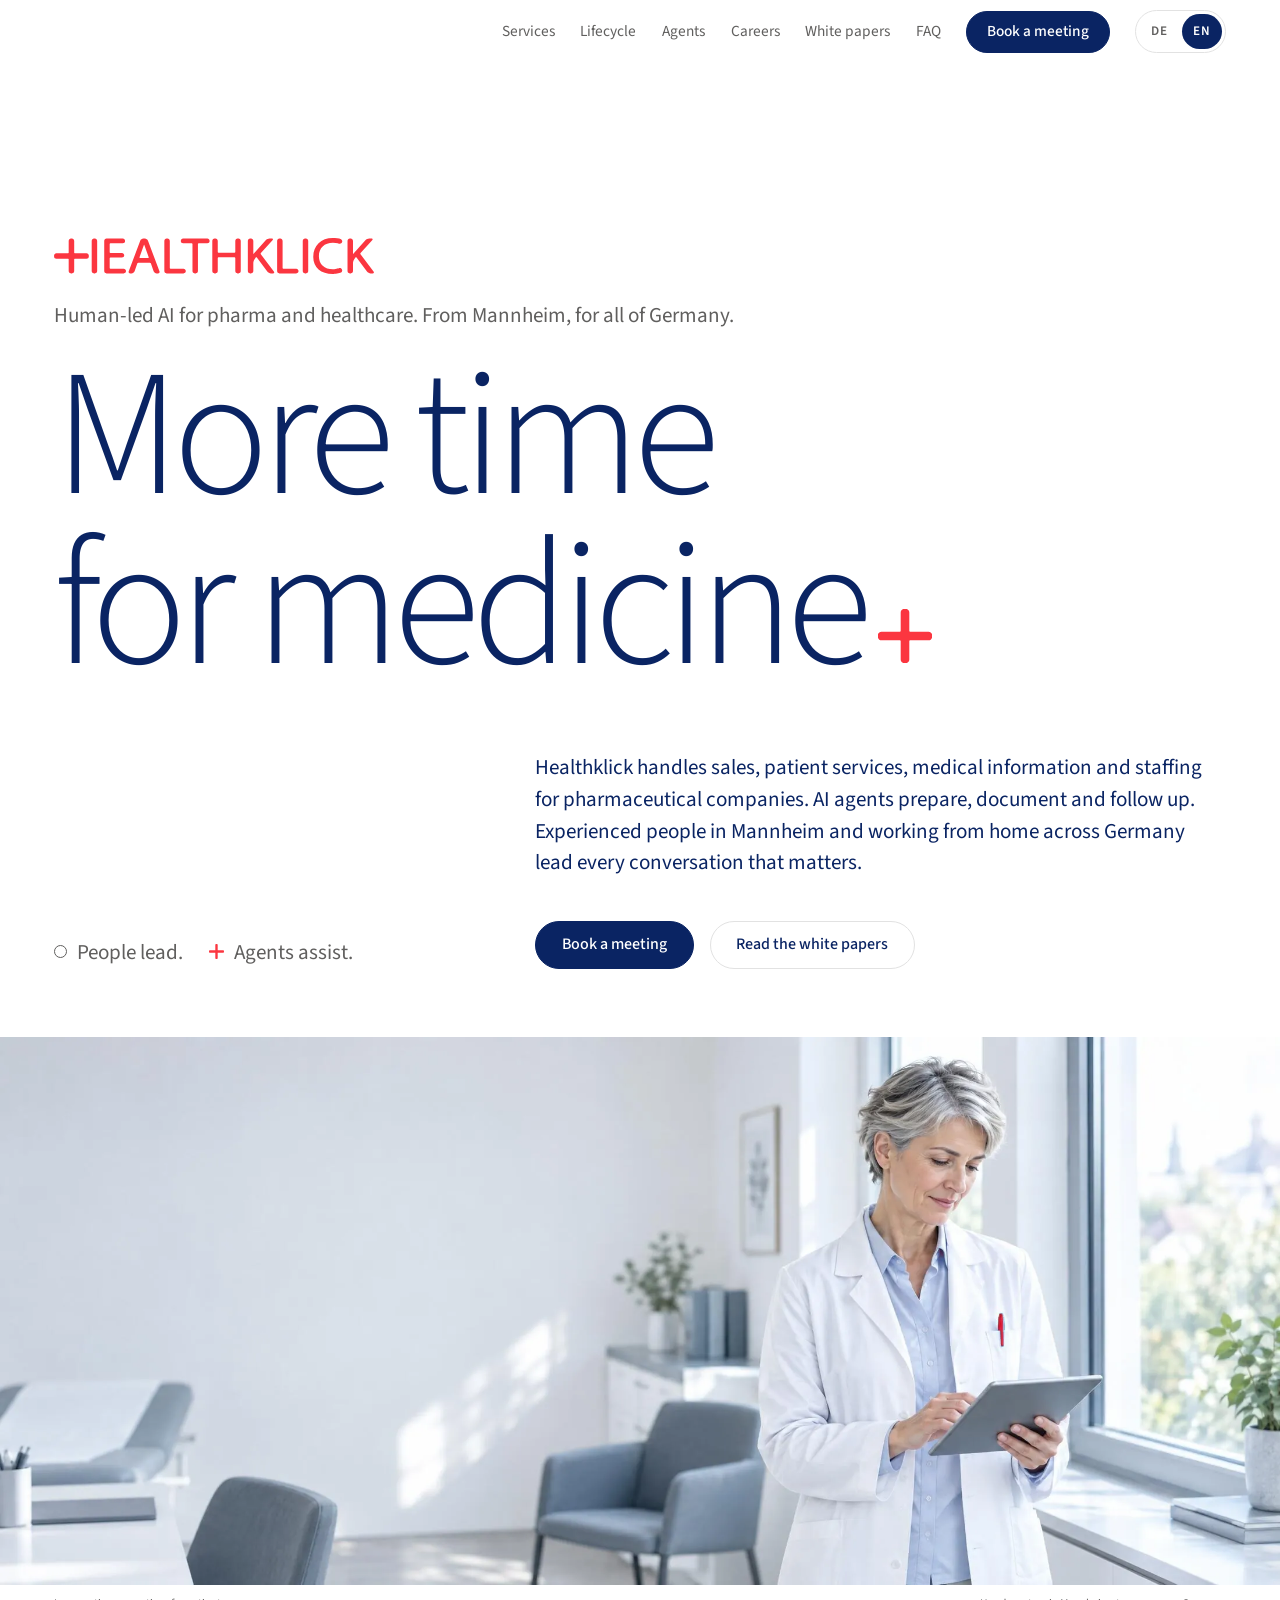
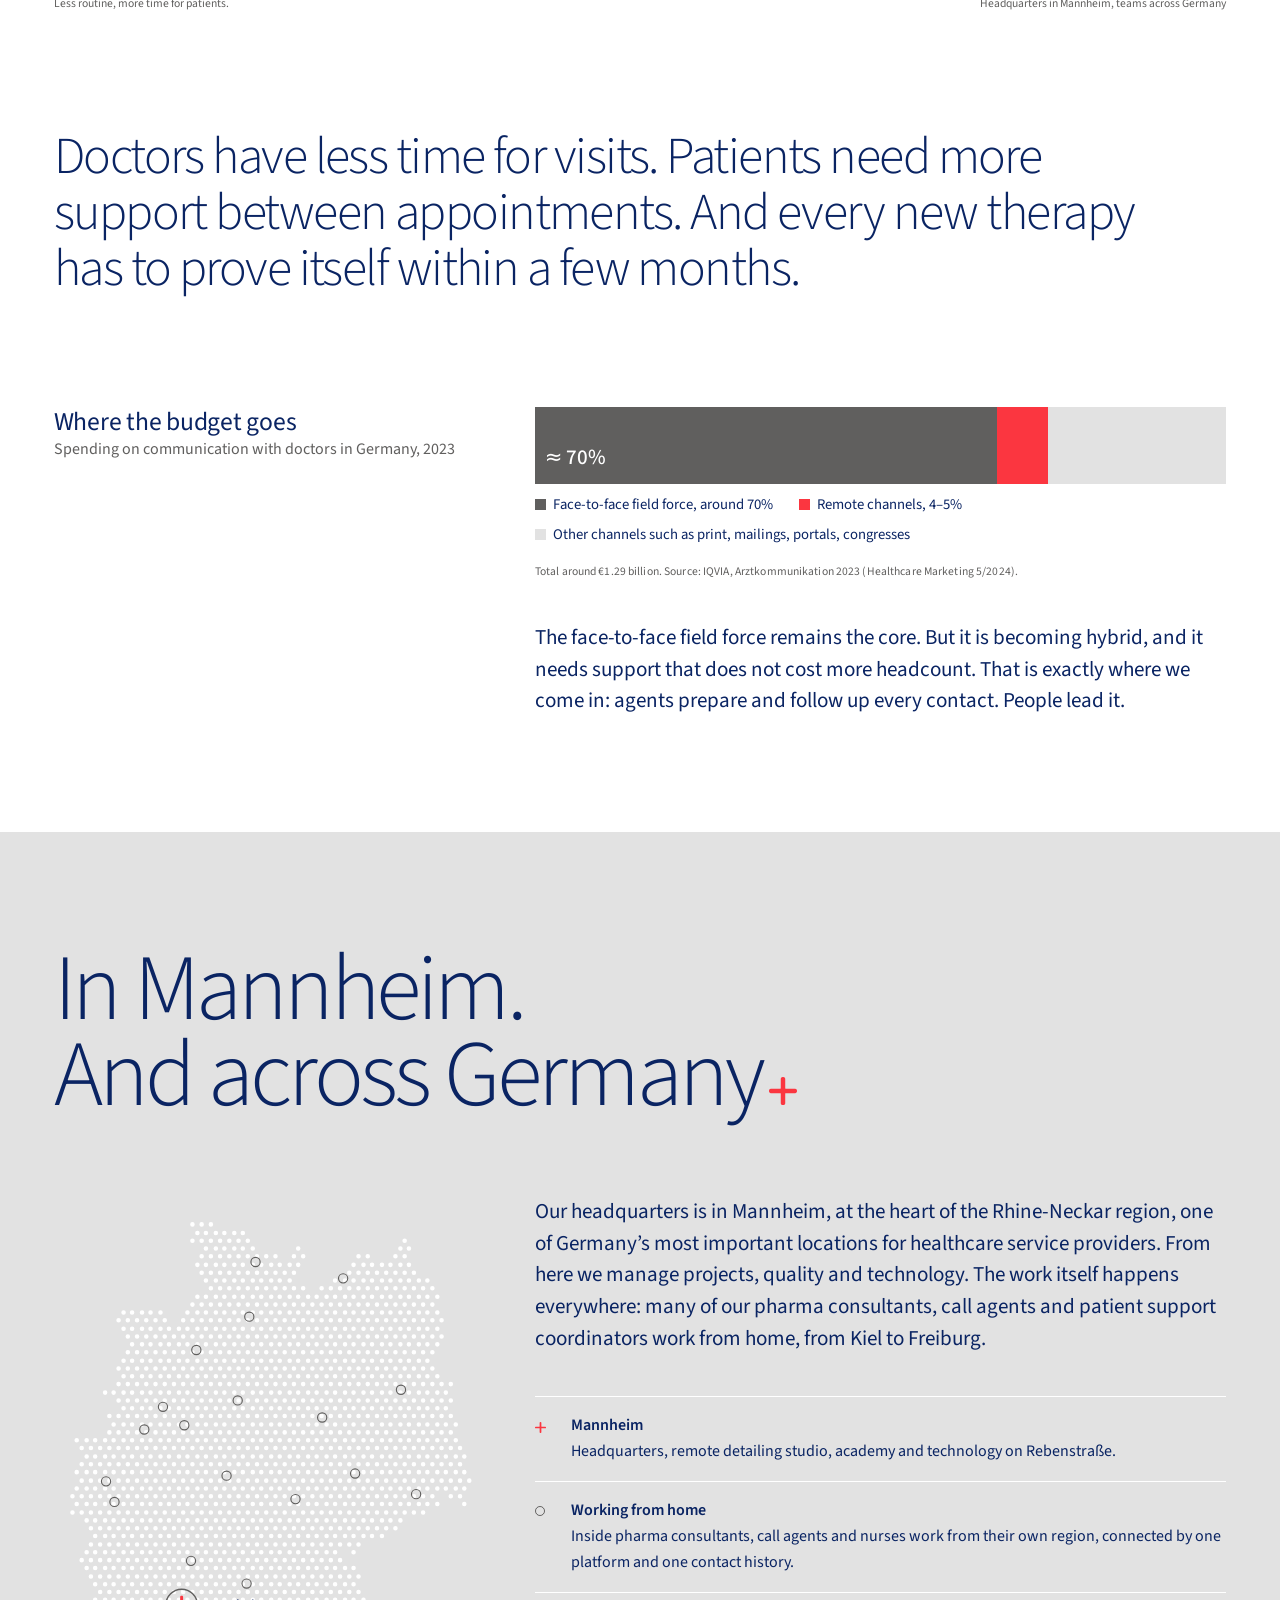
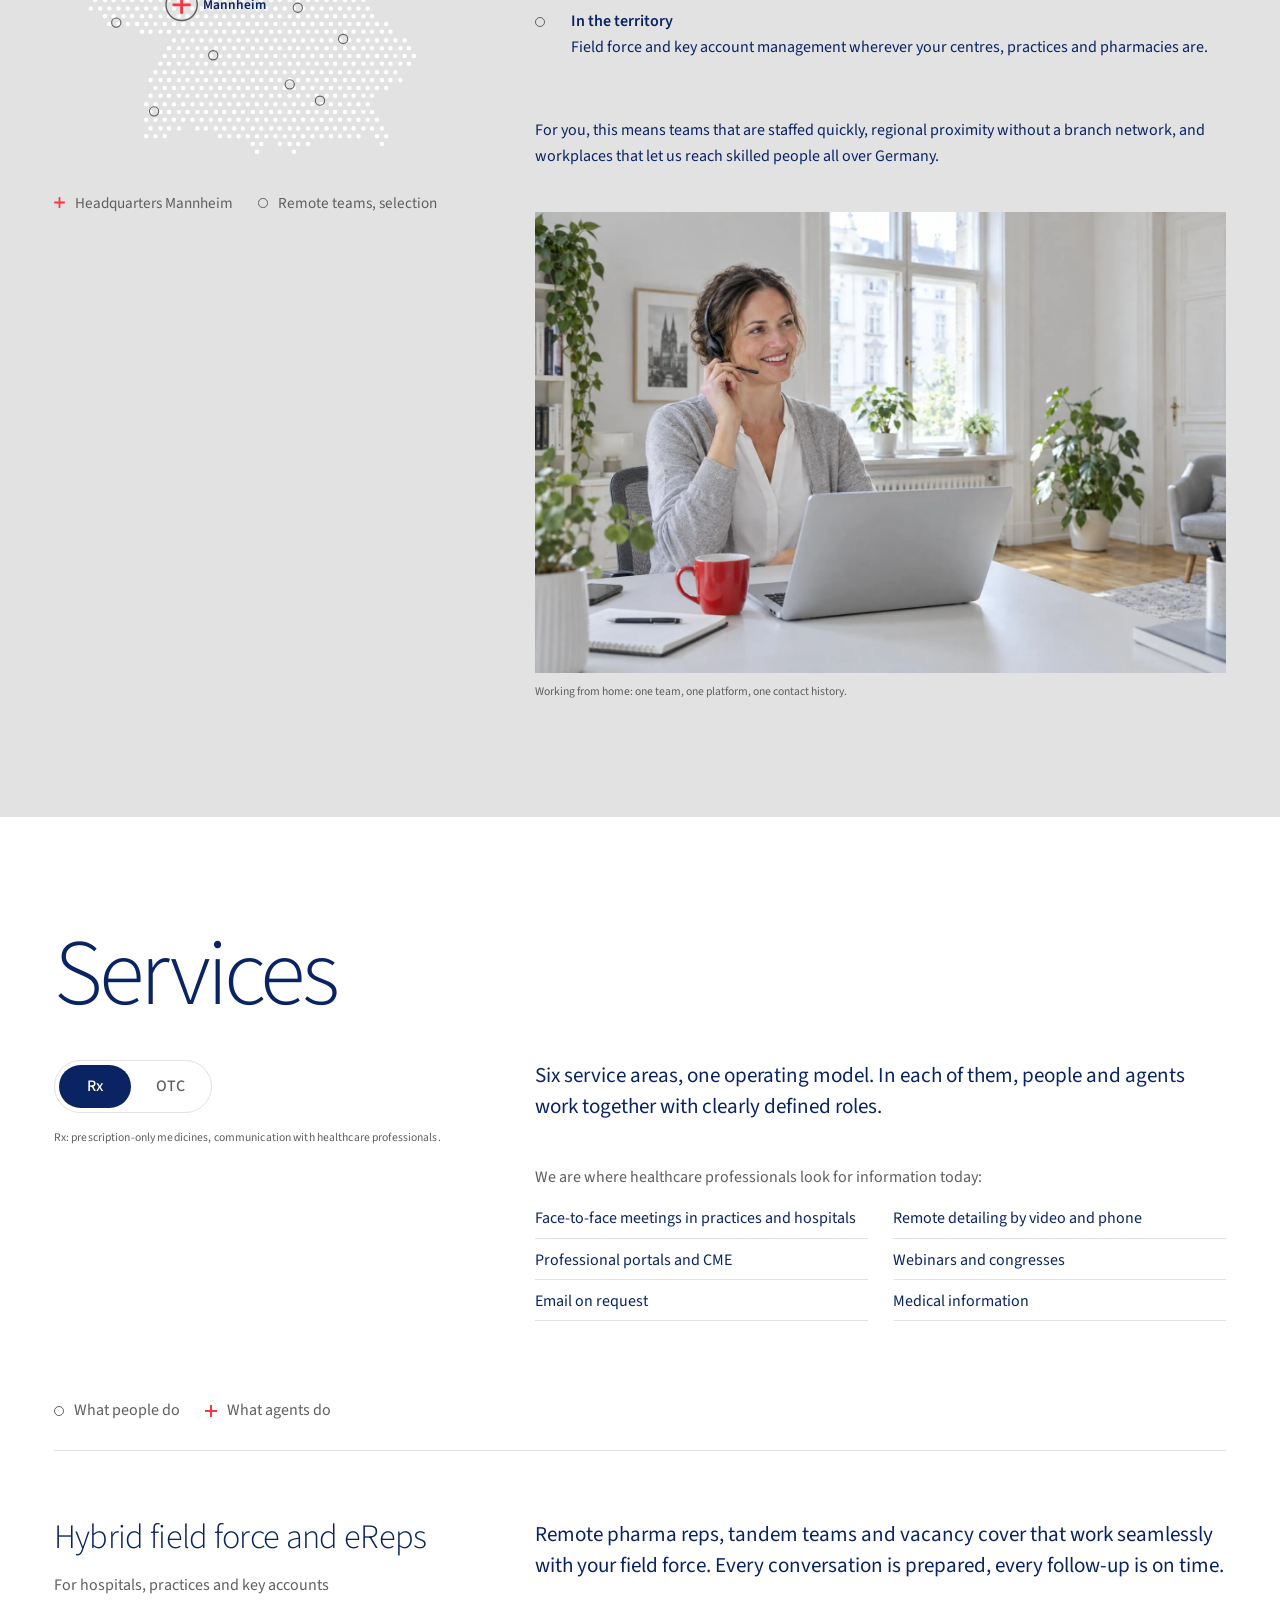
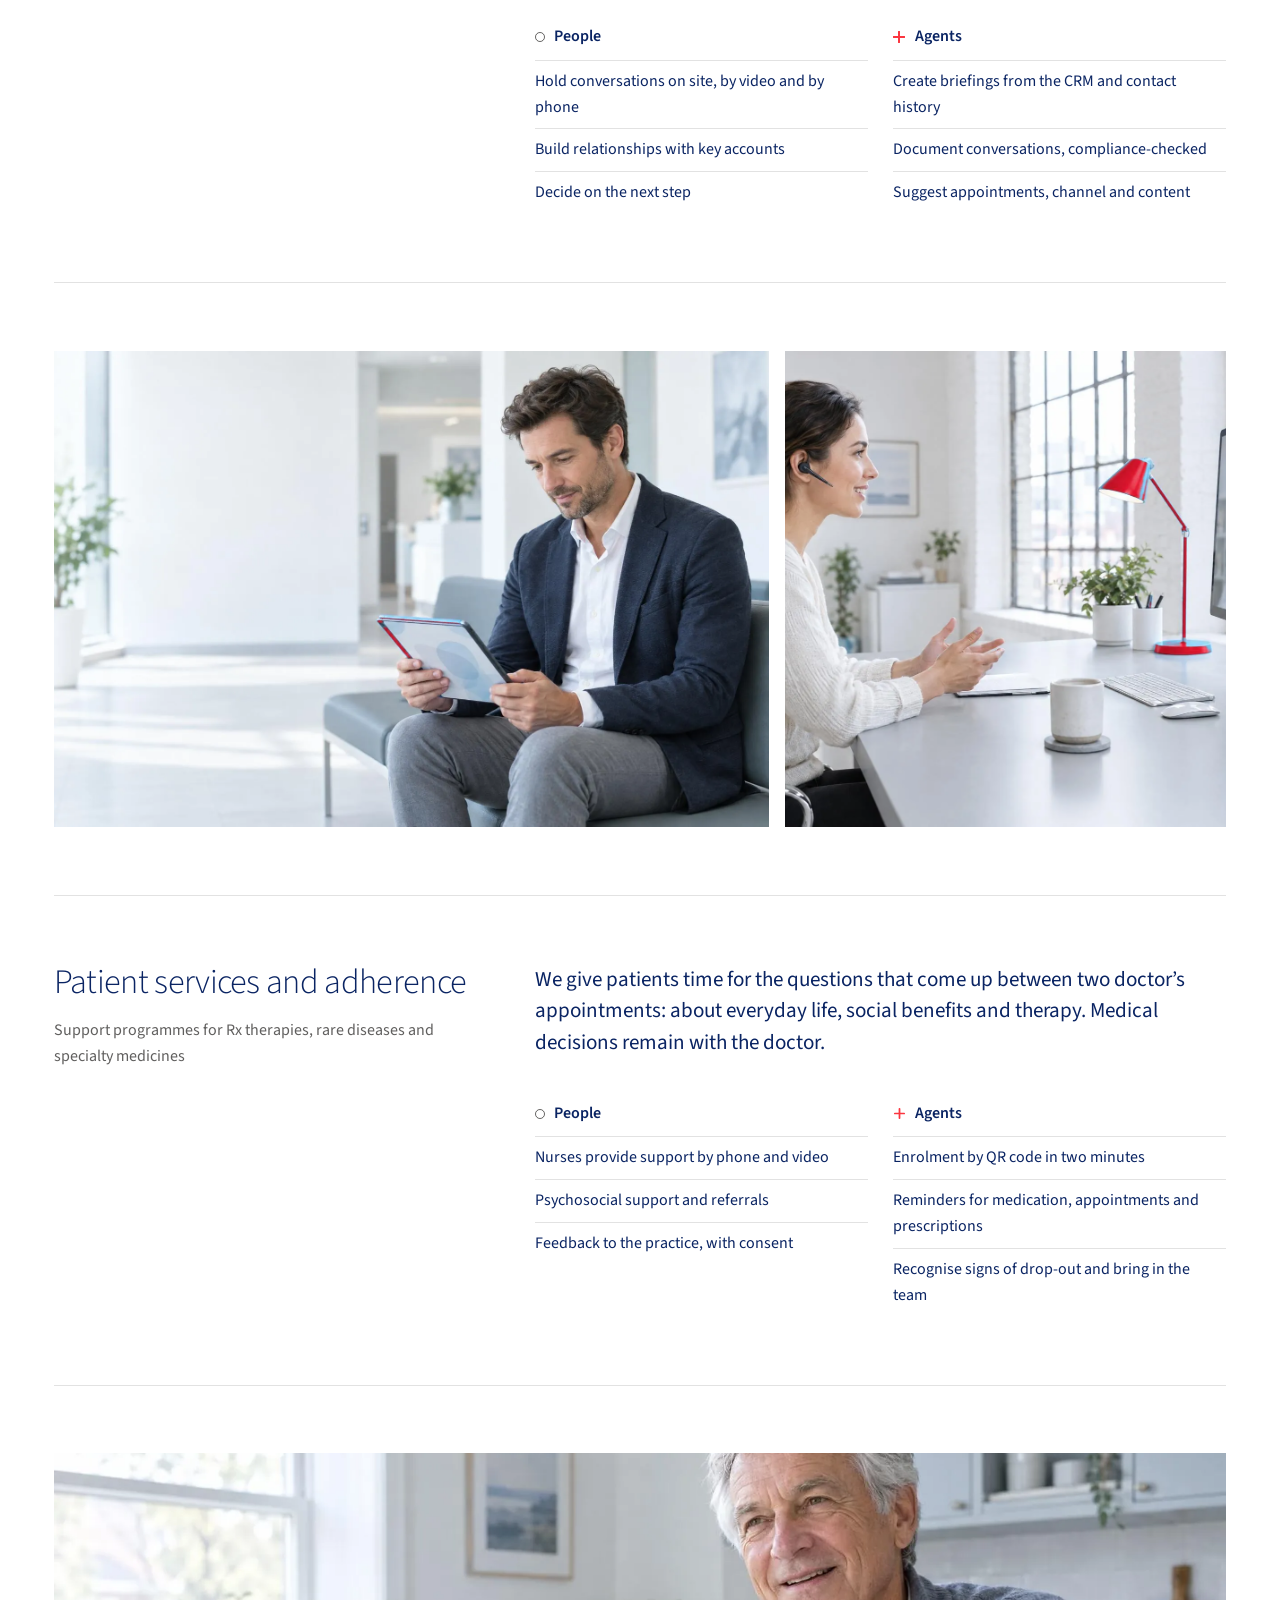
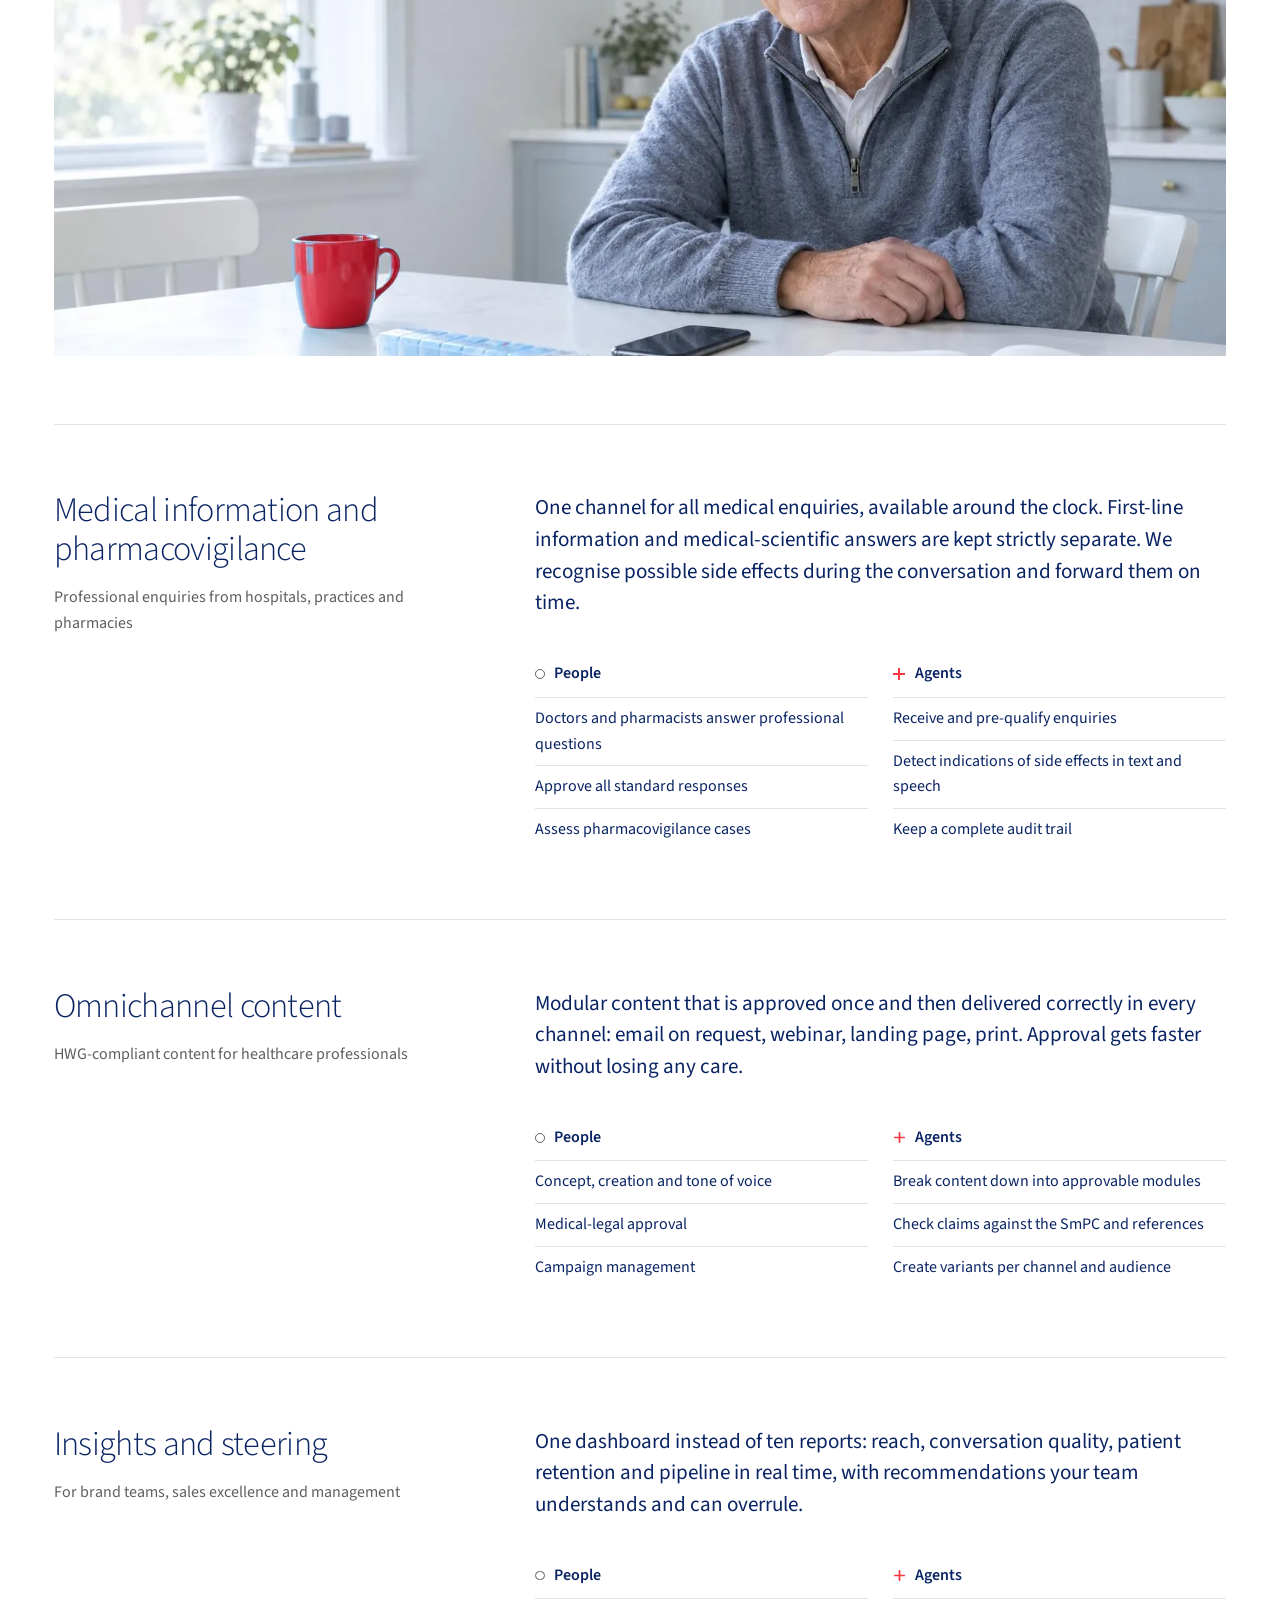
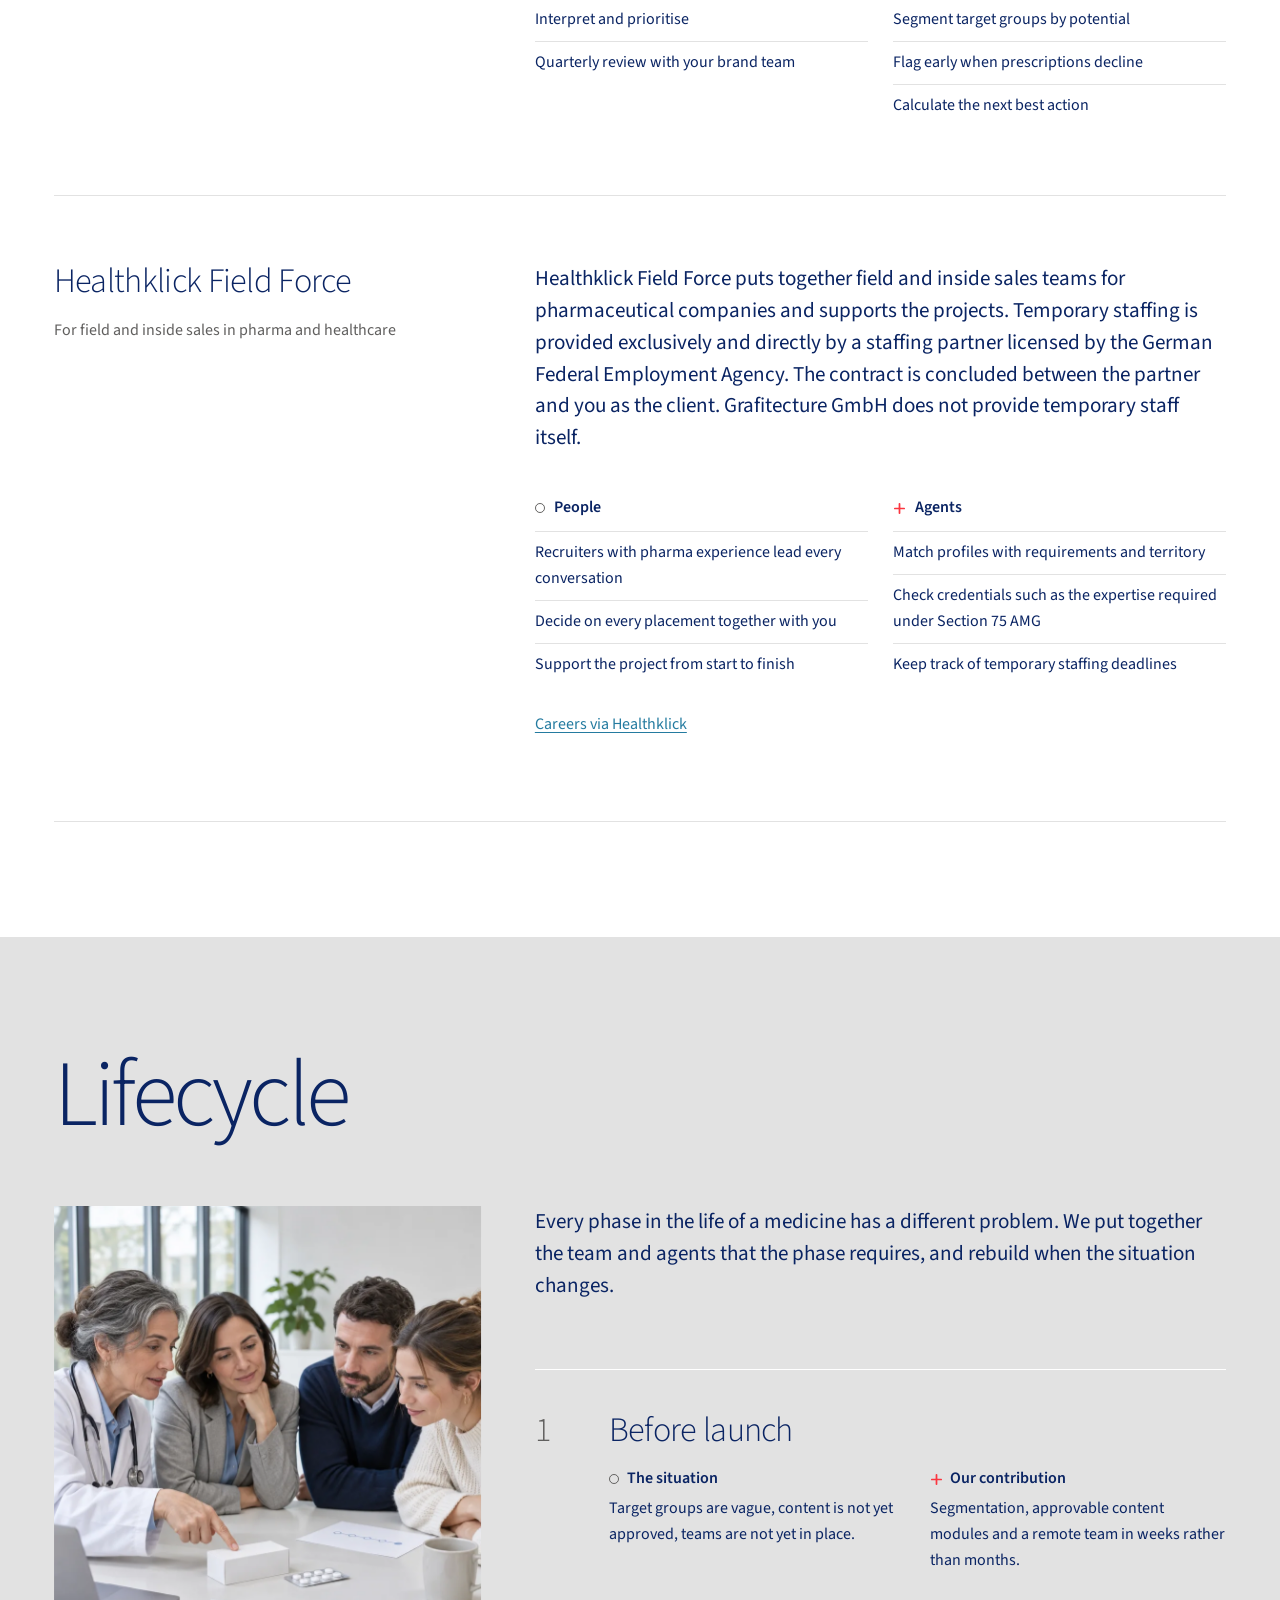
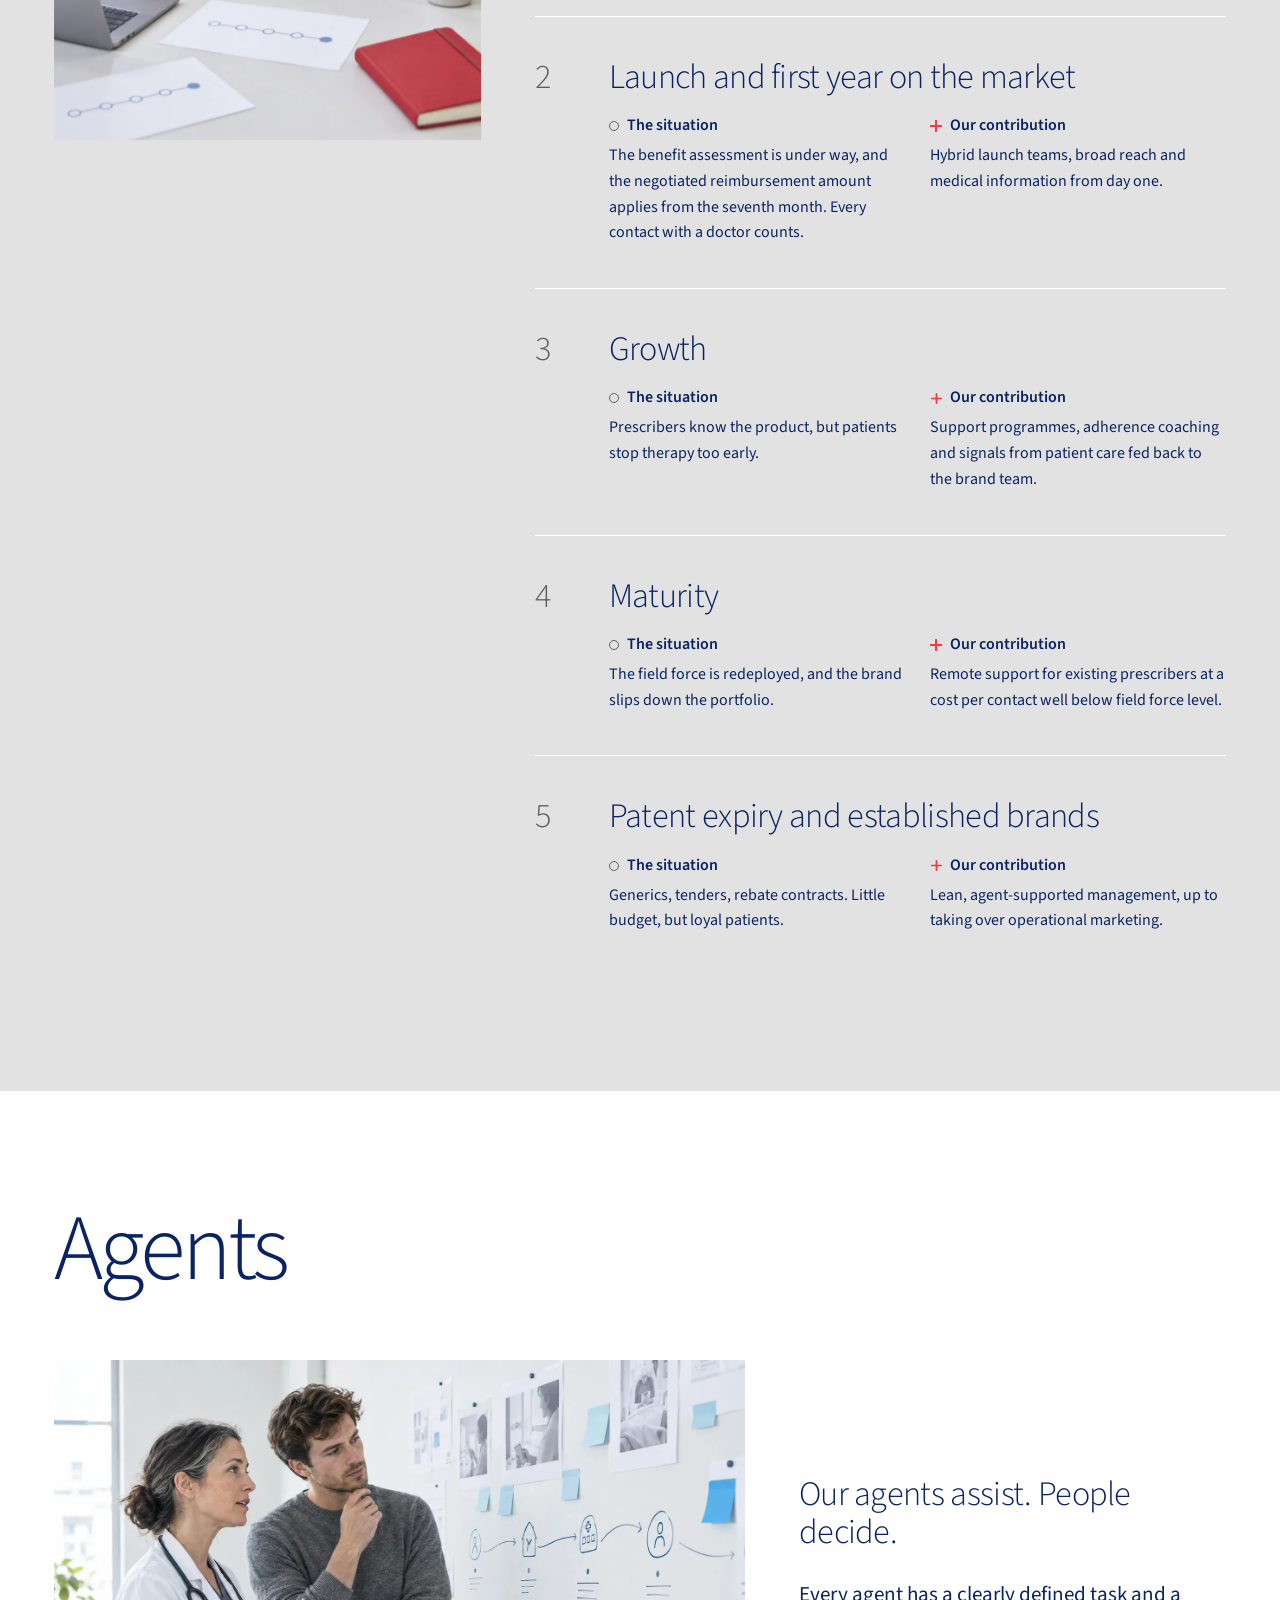
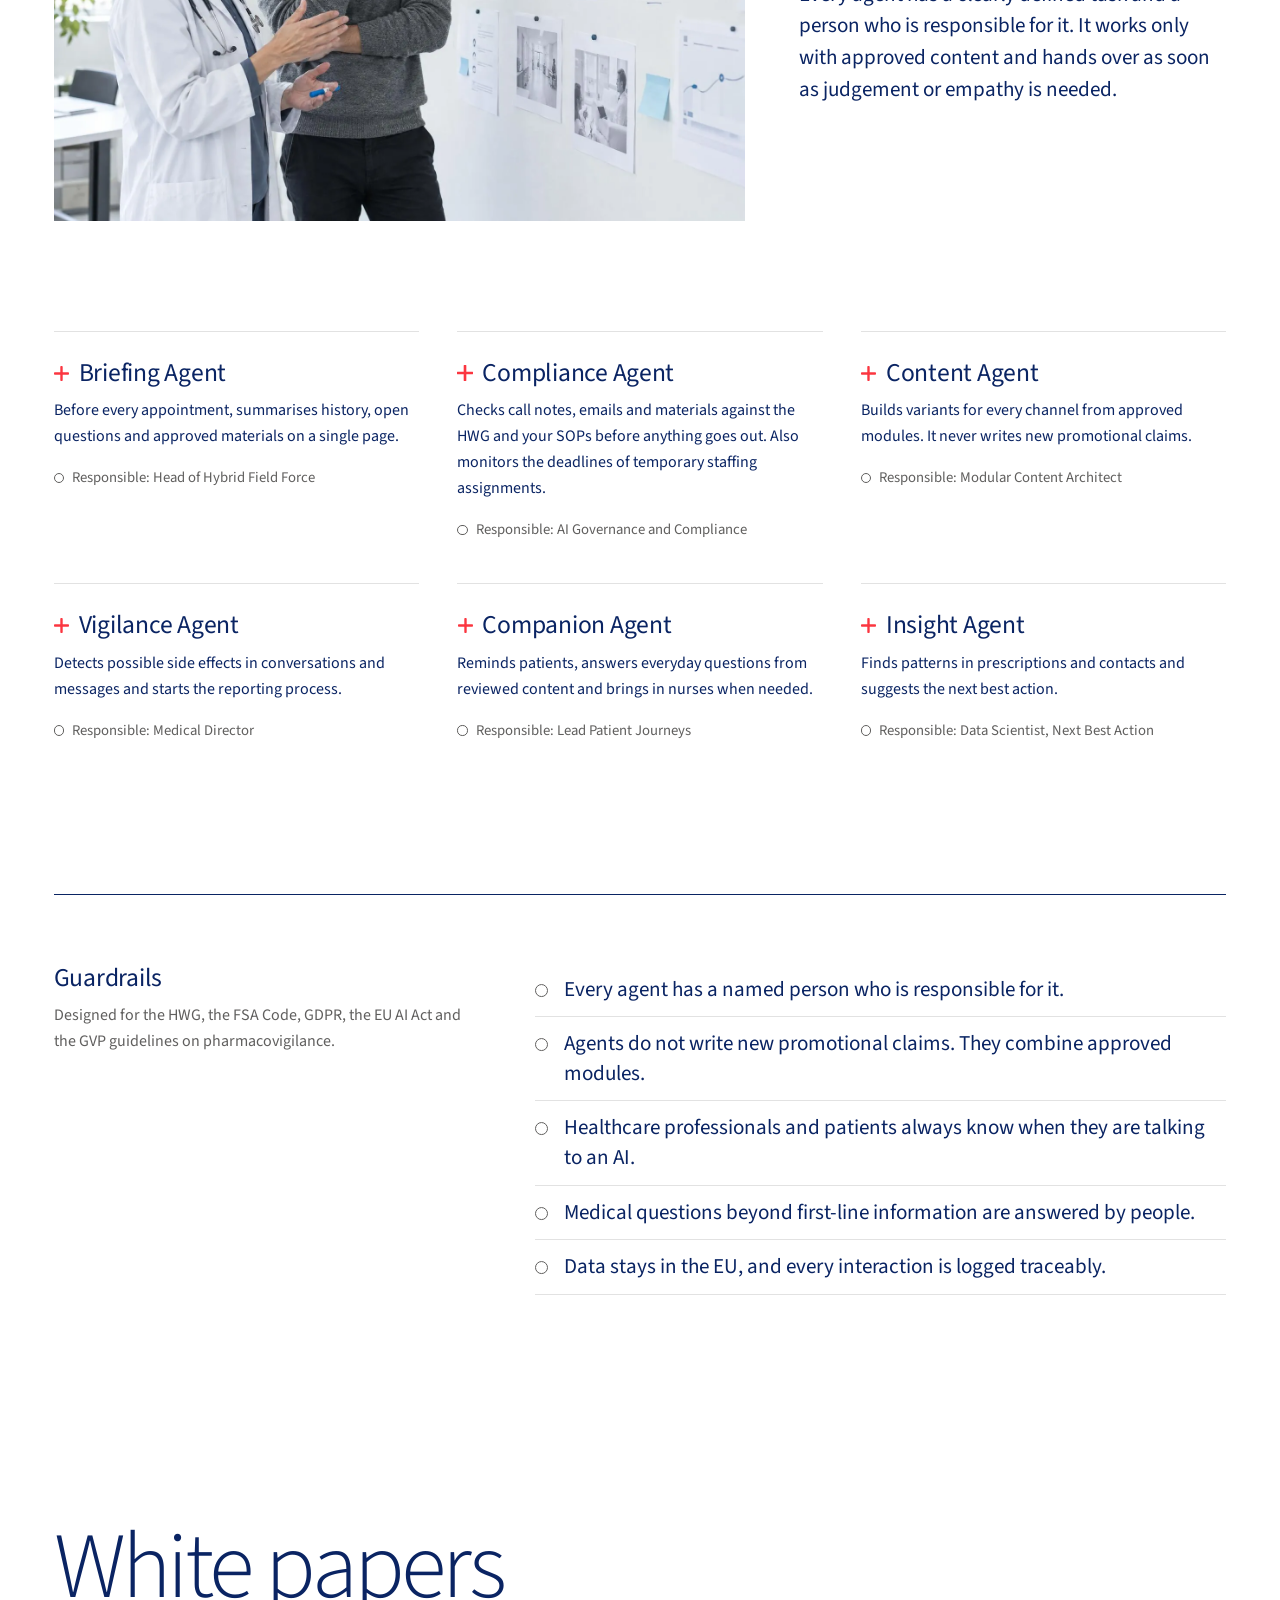
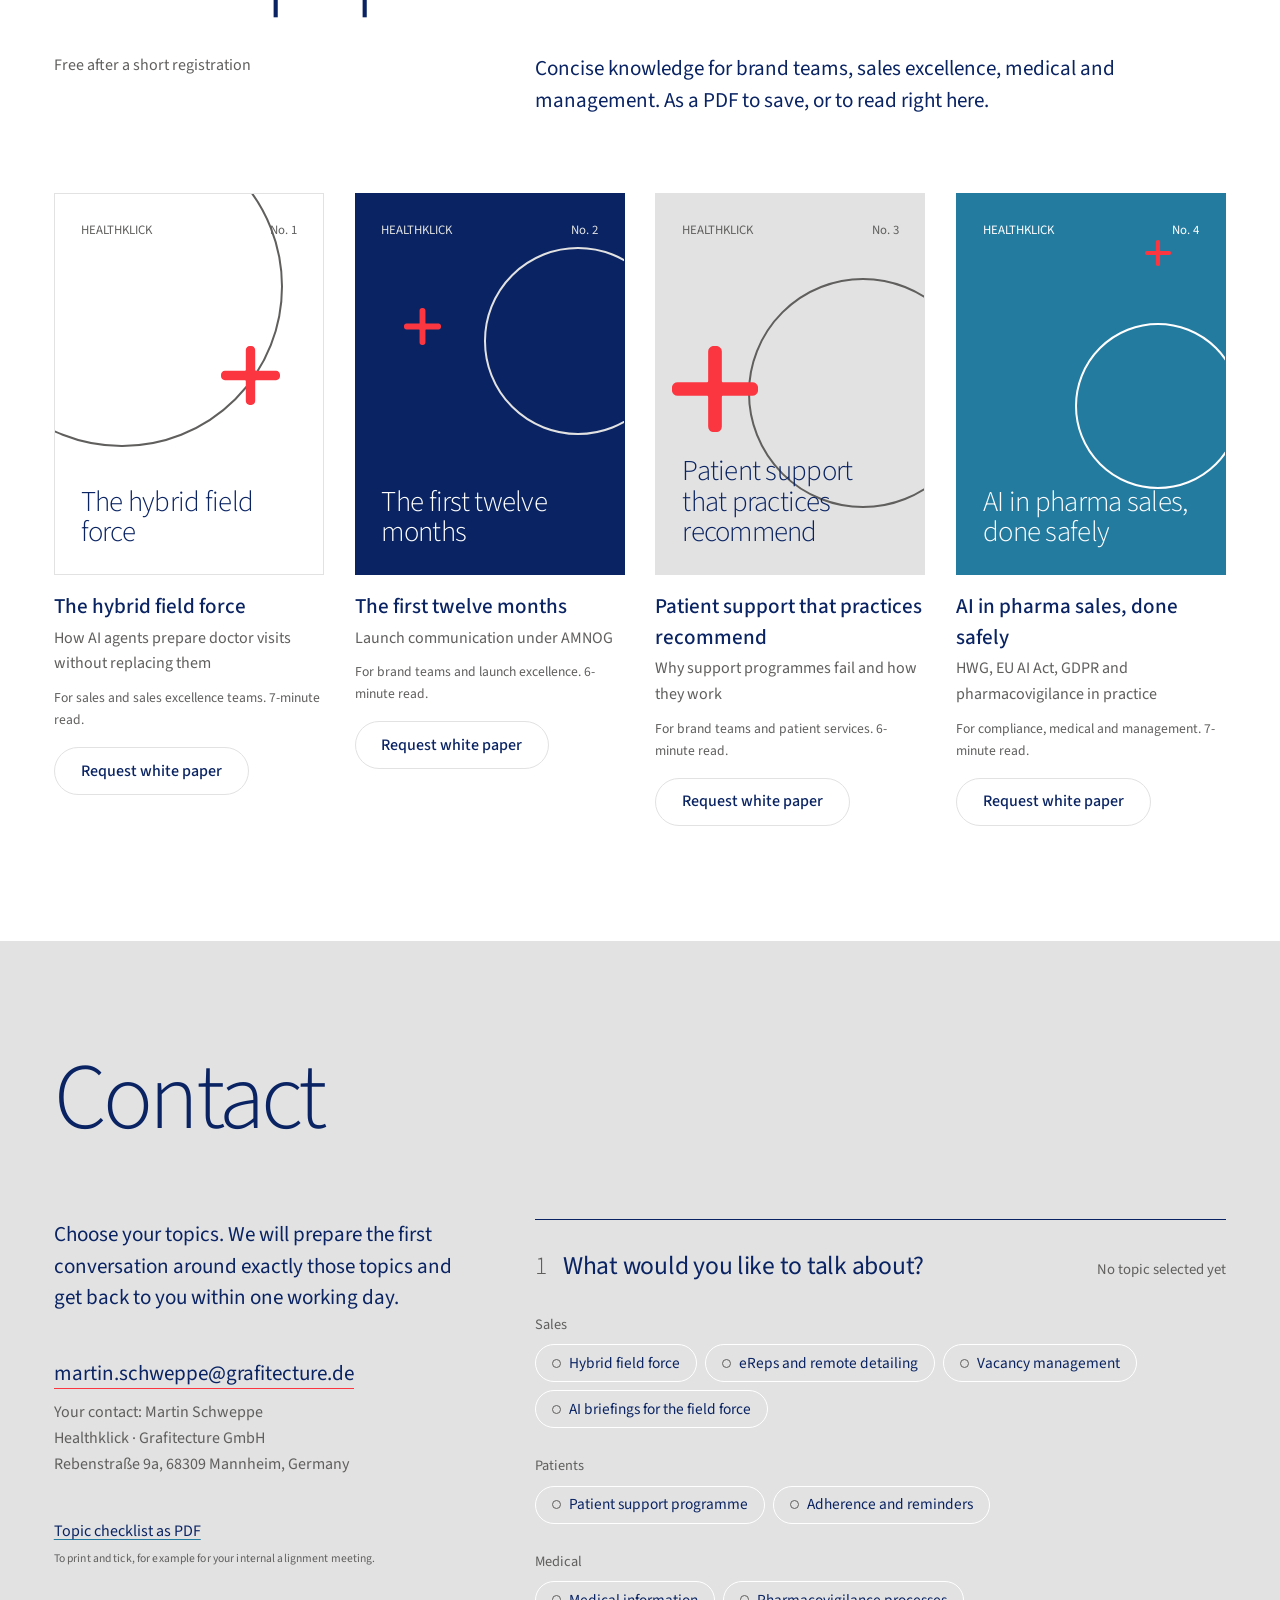
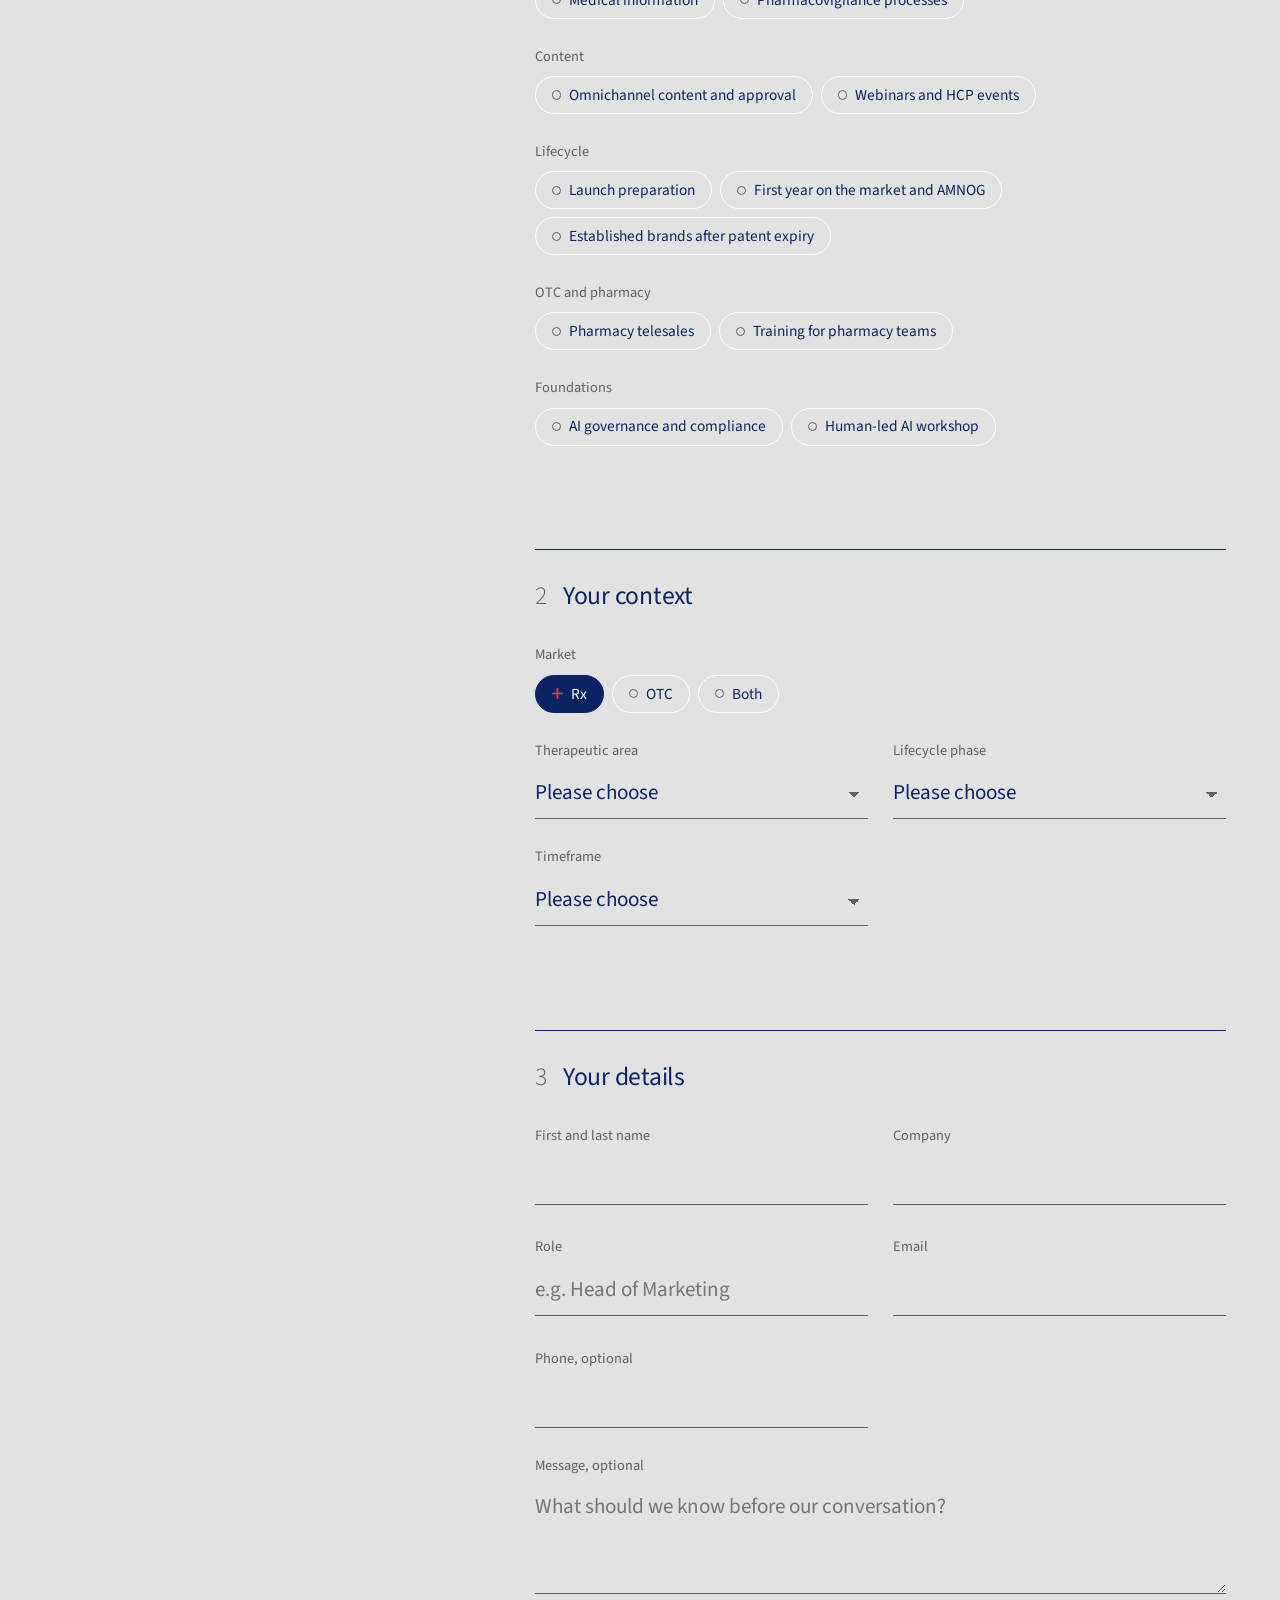
<file: en/index.html>
<!DOCTYPE html>
<html lang="en">
<head>
<meta charset="utf-8">
<meta name="viewport" content="width=device-width, initial-scale=1">
<title>HEALTHKLICK – More time for medicine</title>
<meta name="description" content="Healthklick from Mannheim handles sales, patient services, medical information and staffing for pharmaceutical companies. Across Germany, with people and AI agents. A service of Grafitecture GmbH.">
<!-- Domain noch offen: vor dem Livegang canonical und hreflang mit vollständiger Adresse eintragen -->
<link rel="alternate" hreflang="de" href="../">
<link rel="alternate" hreflang="en" href="./">
<link rel="alternate" hreflang="x-default" href="../">
<link rel="icon" href="../img/healthklick-icon.svg" type="image/svg+xml">
<meta name="theme-color" content="#ffffff">
<link rel="preload" href="../fonts/source-sans-3.woff2" as="font" type="font/woff2" crossorigin>
<script>/* Logo-Intro nur beim Öffnen der Startseite: nicht bei Sprungmarken, nicht beim Sprachwechsel innerhalb der Seite, nicht bei reduzierter Bewegung. Ablauf in js/site.js */(function(d){try{var h=location.hash,r=document.referrer;if((h===''||h==='#'||h==='#top')&&!matchMedia('(prefers-reduced-motion: reduce)').matches&&!(r&&r.indexOf(location.origin+'/')===0)){d.classList.add('intro');setTimeout(function(){if(!d.classList.contains('intro-js'))d.classList.remove('intro')},4000)}}catch(e){}})(document.documentElement);</script>
<link rel="stylesheet" href="../css/site.css">
<link rel="stylesheet" href="../css/marketing.css">
</head>
<body>
<a class="sr-only" href="#content">Skip to content</a>

<header class="site-header" id="top">
  <div class="wrap bar">
    <a class="logo" href="#" aria-label="HEALTHKLICK, to the home page" data-home><img src="../img/healthklick-logo.svg" width="626" height="70" alt="HEALTHKLICK"></a>
    <button class="menu-btn" type="button" aria-expanded="false" aria-controls="nav" aria-label="Menu"><span class="burger" aria-hidden="true"><span></span><span></span><span></span></span></button>
    <nav class="nav" id="nav" aria-label="Main navigation">
      <a href="#services">Services</a>
      <a href="#lifecycle">Lifecycle</a>
      <a href="#agents">Agents</a>
      <a href="#careers">Careers</a>
      <a href="#whitepapers">White papers</a>
      <a href="#faq">FAQ</a>
      <a class="btn" href="#contact">Book a meeting</a>
      <div class="lang" role="group" aria-label="Sprache / Language">
        <a href="../" data-lang="de" data-base="../" hreflang="de" lang="de"><span class="l-s" aria-hidden="true">DE</span><span class="l-l">Deutsch</span></a>
        <a href="./" data-lang="en" data-base="./" hreflang="en" lang="en" aria-current="page"><span class="l-s" aria-hidden="true">EN</span><span class="l-l">English</span></a>
      </div>
    </nav>
  </div>
</header>

<main id="content">
<div id="site">

<!-- ================= HERO ================= -->
<section class="wrap hero" aria-labelledby="hero-title">
  <img class="hero-logo" src="../img/healthklick-logo.svg" width="626" height="70" alt="" aria-hidden="true">
  <p class="t-h6 hero-kicker">Human-led AI for pharma and healthcare. From Mannheim, for all of Germany.</p>
  <h1 class="t-h1 hero-title" id="hero-title"><span class="line"><span>More time</span></span><span class="line"><span>for medicine<i class="brand-dot" aria-hidden="true"></i></span></span></h1>
  <div class="phi hero-foot">
    <ul class="legend" aria-label="Key">
      <li><span class="ring" aria-hidden="true"></span>People lead.</li>
      <li><span class="dot" aria-hidden="true"></span>Agents assist.</li>
    </ul>
    <div>
      <p class="lead">Healthklick handles sales, patient services, medical information and staffing for pharmaceutical companies. AI agents prepare, document and follow up. Experienced people in Mannheim and working from home across Germany lead every conversation that matters.</p>
      <div class="ctas">
        <a class="btn" href="#contact">Book a meeting</a>
        <a class="btn ghost" href="#whitepapers">Read the white papers</a>
      </div>
    </div>
  </div>
</section>
<figure class="hero-media">
  <img src="../img/hero.webp" width="2200" height="943" alt="Doctor reading on a tablet by the window of a bright practice" fetchpriority="high">
  <figcaption class="wrap caption"><span>Less routine, more time for patients.</span><span>Headquarters in Mannheim, teams across Germany</span></figcaption>
</figure>

<!-- ================= WHY NOW ================= -->
<section class="wrap sec why" aria-label="Why now">
  <p class="t-h3 statement">Doctors have less time for visits. Patients need more support between appointments. And every new therapy has to prove itself within a few months.</p>
  <div class="phi">
    <div>
      <h2 class="t-h5">Where the budget goes</h2>
      <p class="meta">Spending on communication with doctors in Germany, 2023</p>
    </div>
    <div>
      <figure class="spend">
        <div class="spend-bar" role="img" aria-label="Around 70 per cent face-to-face field force, 4 to 5 per cent remote channels, the rest other channels">
          <div class="s-field">≈ 70%</div><div class="s-remote"></div><div class="s-rest"></div>
        </div>
        <div class="spend-keys" aria-hidden="true"><span class="k-field">Face-to-face field force, around 70%</span><span class="k-remote">Remote channels, 4–5%</span><span class="k-rest">Other channels such as print, mailings, portals, congresses</span></div>
        <figcaption class="small">Total around €1.29 billion. Source: IQVIA, Arztkommunikation 2023 (Healthcare Marketing 5/2024).</figcaption>
      </figure>
      <p class="lead">The face-to-face field force remains the core. But it is becoming hybrid, and it needs support that does not cost more headcount. That is exactly where we come in: agents prepare and follow up every contact. People lead it.</p>
    </div>
  </div>
</section>

<!-- ================= MANNHEIM AND ACROSS GERMANY ================= -->
<section id="germany" class="sec tint" aria-labelledby="h-de">
  <div class="wrap">
    <header class="sec-head">
      <h2 class="t-h2" id="h-de">In Mannheim.<br>And across Germany<i class="brand-dot static" aria-hidden="true"></i></h2>
    </header>
    <div class="phi de-grid">
      <figure class="de-map-wrap">
        <svg class="de-map" viewBox="0 0 602 815" role="img" aria-labelledby="map-t"><title id="map-t">Map of Germany: headquarters in Mannheim, remote teams across Germany</title><path fill="none" stroke="#ffffff" stroke-width="6.4" stroke-linecap="round" d="M195 40h0M208 40h0M221 40h0M202 52h0M214 52h0M228 52h0M240 52h0M254 52h0M266 52h0M195 63h0M208 63h0M221 63h0M234 63h0M247 63h0M260 63h0M273 63h0M494 63h0M214 74h0M228 74h0M240 74h0M254 74h0M266 74h0M280 74h0M344 74h0M488 74h0M500 74h0M208 85h0M221 85h0M234 85h0M247 85h0M260 85h0M273 85h0M286 85h0M299 85h0M312 85h0M338 85h0M351 85h0M429 85h0M442 85h0M481 85h0M494 85h0M202 97h0M214 97h0M228 97h0M240 97h0M254 97h0M266 97h0M280 97h0M292 97h0M306 97h0M318 97h0M332 97h0M344 97h0M422 97h0M436 97h0M448 97h0M462 97h0M474 97h0M488 97h0M500 97h0M208 108h0M221 108h0M234 108h0M247 108h0M260 108h0M273 108h0M286 108h0M299 108h0M312 108h0M325 108h0M338 108h0M416 108h0M429 108h0M442 108h0M455 108h0M468 108h0M481 108h0M494 108h0M507 108h0M214 119h0M228 119h0M240 119h0M254 119h0M266 119h0M280 119h0M292 119h0M306 119h0M318 119h0M332 119h0M396 119h0M410 119h0M422 119h0M436 119h0M448 119h0M462 119h0M474 119h0M488 119h0M500 119h0M514 119h0M526 119h0M221 130h0M234 130h0M247 130h0M260 130h0M273 130h0M286 130h0M299 130h0M312 130h0M325 130h0M338 130h0M351 130h0M377 130h0M390 130h0M403 130h0M416 130h0M429 130h0M442 130h0M455 130h0M468 130h0M481 130h0M494 130h0M507 130h0M520 130h0M533 130h0M202 142h0M214 142h0M228 142h0M240 142h0M254 142h0M266 142h0M280 142h0M292 142h0M306 142h0M318 142h0M332 142h0M344 142h0M358 142h0M370 142h0M384 142h0M396 142h0M410 142h0M422 142h0M436 142h0M448 142h0M462 142h0M474 142h0M488 142h0M500 142h0M514 142h0M526 142h0M540 142h0M195 153h0M208 153h0M221 153h0M234 153h0M247 153h0M260 153h0M273 153h0M286 153h0M299 153h0M312 153h0M325 153h0M338 153h0M351 153h0M364 153h0M377 153h0M390 153h0M403 153h0M416 153h0M429 153h0M442 153h0M455 153h0M468 153h0M481 153h0M494 153h0M507 153h0M520 153h0M533 153h0M98 164h0M110 164h0M124 164h0M136 164h0M150 164h0M188 164h0M202 164h0M214 164h0M228 164h0M240 164h0M254 164h0M266 164h0M280 164h0M292 164h0M306 164h0M318 164h0M332 164h0M344 164h0M358 164h0M370 164h0M384 164h0M396 164h0M410 164h0M422 164h0M436 164h0M448 164h0M462 164h0M474 164h0M488 164h0M500 164h0M514 164h0M526 164h0M540 164h0M91 175h0M104 175h0M117 175h0M130 175h0M143 175h0M156 175h0M182 175h0M195 175h0M208 175h0M221 175h0M234 175h0M247 175h0M260 175h0M273 175h0M286 175h0M299 175h0M312 175h0M325 175h0M338 175h0M351 175h0M364 175h0M377 175h0M390 175h0M403 175h0M416 175h0M429 175h0M442 175h0M455 175h0M468 175h0M481 175h0M494 175h0M507 175h0M520 175h0M533 175h0M546 175h0M98 187h0M110 187h0M124 187h0M136 187h0M150 187h0M162 187h0M176 187h0M188 187h0M202 187h0M214 187h0M228 187h0M240 187h0M254 187h0M266 187h0M280 187h0M292 187h0M306 187h0M318 187h0M332 187h0M344 187h0M358 187h0M370 187h0M384 187h0M396 187h0M410 187h0M422 187h0M436 187h0M448 187h0M462 187h0M474 187h0M488 187h0M500 187h0M514 187h0M526 187h0M540 187h0M104 198h0M117 198h0M130 198h0M143 198h0M156 198h0M169 198h0M182 198h0M195 198h0M208 198h0M221 198h0M234 198h0M247 198h0M260 198h0M273 198h0M286 198h0M299 198h0M312 198h0M325 198h0M338 198h0M351 198h0M364 198h0M377 198h0M390 198h0M403 198h0M416 198h0M429 198h0M442 198h0M455 198h0M468 198h0M481 198h0M494 198h0M507 198h0M520 198h0M533 198h0M546 198h0M110 209h0M124 209h0M136 209h0M150 209h0M162 209h0M176 209h0M188 209h0M202 209h0M214 209h0M228 209h0M240 209h0M254 209h0M266 209h0M280 209h0M292 209h0M306 209h0M318 209h0M332 209h0M344 209h0M358 209h0M370 209h0M384 209h0M396 209h0M410 209h0M422 209h0M436 209h0M448 209h0M462 209h0M474 209h0M488 209h0M500 209h0M514 209h0M526 209h0M540 209h0M104 220h0M117 220h0M130 220h0M143 220h0M156 220h0M169 220h0M182 220h0M195 220h0M208 220h0M221 220h0M234 220h0M247 220h0M260 220h0M273 220h0M286 220h0M299 220h0M312 220h0M325 220h0M338 220h0M351 220h0M364 220h0M377 220h0M390 220h0M403 220h0M416 220h0M429 220h0M442 220h0M455 220h0M468 220h0M481 220h0M494 220h0M507 220h0M520 220h0M533 220h0M98 232h0M110 232h0M124 232h0M136 232h0M150 232h0M162 232h0M176 232h0M188 232h0M202 232h0M214 232h0M228 232h0M240 232h0M254 232h0M266 232h0M280 232h0M292 232h0M306 232h0M318 232h0M332 232h0M344 232h0M358 232h0M370 232h0M384 232h0M396 232h0M410 232h0M422 232h0M436 232h0M448 232h0M462 232h0M474 232h0M488 232h0M500 232h0M514 232h0M526 232h0M91 243h0M104 243h0M117 243h0M130 243h0M143 243h0M156 243h0M169 243h0M182 243h0M195 243h0M208 243h0M221 243h0M234 243h0M247 243h0M260 243h0M273 243h0M286 243h0M299 243h0M312 243h0M325 243h0M338 243h0M351 243h0M364 243h0M377 243h0M390 243h0M403 243h0M416 243h0M429 243h0M442 243h0M455 243h0M468 243h0M481 243h0M494 243h0M507 243h0M520 243h0M533 243h0M98 254h0M110 254h0M124 254h0M136 254h0M150 254h0M162 254h0M176 254h0M188 254h0M202 254h0M214 254h0M228 254h0M240 254h0M254 254h0M266 254h0M280 254h0M292 254h0M306 254h0M318 254h0M332 254h0M344 254h0M358 254h0M370 254h0M384 254h0M396 254h0M410 254h0M422 254h0M436 254h0M448 254h0M462 254h0M474 254h0M488 254h0M500 254h0M514 254h0M526 254h0M540 254h0M91 265h0M104 265h0M117 265h0M130 265h0M143 265h0M156 265h0M169 265h0M182 265h0M195 265h0M208 265h0M221 265h0M234 265h0M247 265h0M260 265h0M273 265h0M286 265h0M299 265h0M312 265h0M325 265h0M338 265h0M351 265h0M364 265h0M377 265h0M390 265h0M403 265h0M416 265h0M429 265h0M442 265h0M455 265h0M468 265h0M481 265h0M494 265h0M507 265h0M520 265h0M533 265h0M546 265h0M559 265h0M72 277h0M84 277h0M98 277h0M110 277h0M124 277h0M136 277h0M150 277h0M162 277h0M176 277h0M188 277h0M202 277h0M214 277h0M228 277h0M240 277h0M254 277h0M266 277h0M280 277h0M292 277h0M306 277h0M318 277h0M332 277h0M344 277h0M358 277h0M370 277h0M384 277h0M396 277h0M410 277h0M422 277h0M436 277h0M448 277h0M462 277h0M474 277h0M488 277h0M500 277h0M514 277h0M526 277h0M540 277h0M552 277h0M91 288h0M104 288h0M117 288h0M130 288h0M143 288h0M156 288h0M169 288h0M182 288h0M195 288h0M208 288h0M221 288h0M234 288h0M247 288h0M260 288h0M273 288h0M286 288h0M299 288h0M312 288h0M325 288h0M338 288h0M351 288h0M364 288h0M377 288h0M390 288h0M403 288h0M416 288h0M429 288h0M442 288h0M455 288h0M468 288h0M481 288h0M494 288h0M507 288h0M520 288h0M533 288h0M546 288h0M559 288h0M98 299h0M110 299h0M124 299h0M136 299h0M150 299h0M162 299h0M176 299h0M188 299h0M202 299h0M214 299h0M228 299h0M240 299h0M254 299h0M266 299h0M280 299h0M292 299h0M306 299h0M318 299h0M332 299h0M344 299h0M358 299h0M370 299h0M384 299h0M396 299h0M410 299h0M422 299h0M436 299h0M448 299h0M462 299h0M474 299h0M488 299h0M500 299h0M514 299h0M526 299h0M540 299h0M552 299h0M78 310h0M91 310h0M104 310h0M117 310h0M130 310h0M143 310h0M156 310h0M169 310h0M182 310h0M195 310h0M208 310h0M221 310h0M234 310h0M247 310h0M260 310h0M273 310h0M286 310h0M299 310h0M312 310h0M325 310h0M338 310h0M351 310h0M364 310h0M377 310h0M390 310h0M403 310h0M416 310h0M429 310h0M442 310h0M455 310h0M468 310h0M481 310h0M494 310h0M507 310h0M520 310h0M533 310h0M546 310h0M559 310h0M84 322h0M98 322h0M110 322h0M124 322h0M136 322h0M150 322h0M162 322h0M176 322h0M188 322h0M202 322h0M214 322h0M228 322h0M240 322h0M254 322h0M266 322h0M280 322h0M292 322h0M306 322h0M318 322h0M332 322h0M344 322h0M358 322h0M370 322h0M384 322h0M396 322h0M410 322h0M422 322h0M436 322h0M448 322h0M462 322h0M474 322h0M488 322h0M500 322h0M514 322h0M526 322h0M540 322h0M552 322h0M566 322h0M78 333h0M91 333h0M104 333h0M117 333h0M130 333h0M143 333h0M156 333h0M169 333h0M182 333h0M195 333h0M208 333h0M221 333h0M234 333h0M247 333h0M260 333h0M273 333h0M286 333h0M299 333h0M312 333h0M325 333h0M338 333h0M351 333h0M364 333h0M377 333h0M390 333h0M403 333h0M416 333h0M429 333h0M442 333h0M455 333h0M468 333h0M481 333h0M494 333h0M507 333h0M520 333h0M533 333h0M546 333h0M559 333h0M32 344h0M46 344h0M58 344h0M72 344h0M84 344h0M98 344h0M110 344h0M124 344h0M136 344h0M150 344h0M162 344h0M176 344h0M188 344h0M202 344h0M214 344h0M228 344h0M240 344h0M254 344h0M266 344h0M280 344h0M292 344h0M306 344h0M318 344h0M332 344h0M344 344h0M358 344h0M370 344h0M384 344h0M396 344h0M410 344h0M422 344h0M436 344h0M448 344h0M462 344h0M474 344h0M488 344h0M500 344h0M514 344h0M526 344h0M540 344h0M552 344h0M566 344h0M39 355h0M52 355h0M65 355h0M78 355h0M91 355h0M104 355h0M117 355h0M130 355h0M143 355h0M156 355h0M169 355h0M182 355h0M195 355h0M208 355h0M221 355h0M234 355h0M247 355h0M260 355h0M273 355h0M286 355h0M299 355h0M312 355h0M325 355h0M338 355h0M351 355h0M364 355h0M377 355h0M390 355h0M403 355h0M416 355h0M429 355h0M442 355h0M455 355h0M468 355h0M481 355h0M494 355h0M507 355h0M520 355h0M533 355h0M546 355h0M559 355h0M572 355h0M46 367h0M58 367h0M72 367h0M84 367h0M98 367h0M110 367h0M124 367h0M136 367h0M150 367h0M162 367h0M176 367h0M188 367h0M202 367h0M214 367h0M228 367h0M240 367h0M254 367h0M266 367h0M280 367h0M292 367h0M306 367h0M318 367h0M332 367h0M344 367h0M358 367h0M370 367h0M384 367h0M396 367h0M410 367h0M422 367h0M436 367h0M448 367h0M462 367h0M474 367h0M488 367h0M500 367h0M514 367h0M526 367h0M540 367h0M552 367h0M566 367h0M578 367h0M39 378h0M52 378h0M65 378h0M78 378h0M91 378h0M104 378h0M117 378h0M130 378h0M143 378h0M156 378h0M169 378h0M182 378h0M195 378h0M208 378h0M221 378h0M234 378h0M247 378h0M260 378h0M273 378h0M286 378h0M299 378h0M312 378h0M325 378h0M338 378h0M351 378h0M364 378h0M377 378h0M390 378h0M403 378h0M416 378h0M429 378h0M442 378h0M455 378h0M468 378h0M481 378h0M494 378h0M507 378h0M520 378h0M533 378h0M546 378h0M559 378h0M572 378h0M32 389h0M46 389h0M58 389h0M72 389h0M84 389h0M98 389h0M110 389h0M124 389h0M136 389h0M150 389h0M162 389h0M176 389h0M188 389h0M202 389h0M214 389h0M228 389h0M240 389h0M254 389h0M266 389h0M280 389h0M292 389h0M306 389h0M318 389h0M332 389h0M344 389h0M358 389h0M370 389h0M384 389h0M396 389h0M410 389h0M422 389h0M436 389h0M448 389h0M462 389h0M474 389h0M488 389h0M500 389h0M514 389h0M526 389h0M540 389h0M552 389h0M566 389h0M578 389h0M39 401h0M52 401h0M65 401h0M78 401h0M91 401h0M104 401h0M117 401h0M130 401h0M143 401h0M156 401h0M169 401h0M182 401h0M195 401h0M208 401h0M221 401h0M234 401h0M247 401h0M260 401h0M273 401h0M286 401h0M299 401h0M312 401h0M325 401h0M338 401h0M351 401h0M364 401h0M377 401h0M390 401h0M403 401h0M416 401h0M429 401h0M442 401h0M455 401h0M468 401h0M481 401h0M494 401h0M507 401h0M520 401h0M533 401h0M546 401h0M559 401h0M572 401h0M585 401h0M32 412h0M46 412h0M58 412h0M72 412h0M84 412h0M98 412h0M110 412h0M124 412h0M136 412h0M150 412h0M162 412h0M176 412h0M188 412h0M202 412h0M214 412h0M228 412h0M240 412h0M254 412h0M266 412h0M280 412h0M292 412h0M306 412h0M318 412h0M332 412h0M344 412h0M358 412h0M370 412h0M384 412h0M396 412h0M410 412h0M422 412h0M436 412h0M448 412h0M462 412h0M474 412h0M488 412h0M500 412h0M514 412h0M526 412h0M540 412h0M552 412h0M566 412h0M578 412h0M26 423h0M39 423h0M52 423h0M65 423h0M78 423h0M91 423h0M104 423h0M117 423h0M130 423h0M143 423h0M156 423h0M169 423h0M182 423h0M195 423h0M208 423h0M221 423h0M234 423h0M247 423h0M260 423h0M273 423h0M286 423h0M299 423h0M312 423h0M325 423h0M338 423h0M351 423h0M364 423h0M377 423h0M390 423h0M403 423h0M416 423h0M429 423h0M442 423h0M455 423h0M468 423h0M481 423h0M494 423h0M507 423h0M520 423h0M533 423h0M559 423h0M572 423h0M32 434h0M46 434h0M58 434h0M72 434h0M84 434h0M98 434h0M110 434h0M124 434h0M136 434h0M150 434h0M162 434h0M176 434h0M188 434h0M202 434h0M214 434h0M228 434h0M240 434h0M254 434h0M266 434h0M280 434h0M292 434h0M306 434h0M318 434h0M332 434h0M344 434h0M358 434h0M370 434h0M384 434h0M396 434h0M410 434h0M422 434h0M436 434h0M448 434h0M462 434h0M474 434h0M488 434h0M500 434h0M514 434h0M526 434h0M540 434h0M578 434h0M26 446h0M39 446h0M52 446h0M65 446h0M78 446h0M91 446h0M104 446h0M117 446h0M130 446h0M143 446h0M156 446h0M169 446h0M182 446h0M195 446h0M208 446h0M221 446h0M234 446h0M247 446h0M260 446h0M273 446h0M286 446h0M299 446h0M312 446h0M325 446h0M338 446h0M351 446h0M364 446h0M377 446h0M390 446h0M403 446h0M416 446h0M429 446h0M442 446h0M455 446h0M468 446h0M481 446h0M494 446h0M507 446h0M520 446h0M46 457h0M58 457h0M72 457h0M84 457h0M98 457h0M110 457h0M124 457h0M136 457h0M150 457h0M162 457h0M176 457h0M188 457h0M202 457h0M214 457h0M228 457h0M240 457h0M254 457h0M266 457h0M280 457h0M292 457h0M306 457h0M318 457h0M332 457h0M344 457h0M358 457h0M370 457h0M384 457h0M396 457h0M410 457h0M422 457h0M436 457h0M448 457h0M462 457h0M474 457h0M488 457h0M52 468h0M65 468h0M78 468h0M91 468h0M104 468h0M117 468h0M130 468h0M143 468h0M156 468h0M169 468h0M182 468h0M195 468h0M208 468h0M221 468h0M234 468h0M247 468h0M260 468h0M273 468h0M286 468h0M299 468h0M312 468h0M325 468h0M338 468h0M351 468h0M364 468h0M377 468h0M390 468h0M403 468h0M416 468h0M429 468h0M442 468h0M455 468h0M468 468h0M481 468h0M58 479h0M72 479h0M84 479h0M98 479h0M110 479h0M124 479h0M136 479h0M150 479h0M162 479h0M176 479h0M188 479h0M202 479h0M214 479h0M228 479h0M240 479h0M254 479h0M266 479h0M280 479h0M292 479h0M306 479h0M318 479h0M332 479h0M344 479h0M358 479h0M370 479h0M384 479h0M396 479h0M410 479h0M422 479h0M436 479h0M448 479h0M462 479h0M52 491h0M65 491h0M78 491h0M91 491h0M104 491h0M117 491h0M130 491h0M143 491h0M156 491h0M169 491h0M182 491h0M195 491h0M208 491h0M221 491h0M234 491h0M247 491h0M260 491h0M273 491h0M286 491h0M299 491h0M312 491h0M325 491h0M338 491h0M351 491h0M364 491h0M377 491h0M390 491h0M403 491h0M416 491h0M429 491h0M46 502h0M58 502h0M72 502h0M84 502h0M98 502h0M110 502h0M124 502h0M136 502h0M150 502h0M162 502h0M176 502h0M188 502h0M202 502h0M214 502h0M228 502h0M240 502h0M254 502h0M266 502h0M280 502h0M292 502h0M306 502h0M318 502h0M332 502h0M344 502h0M358 502h0M370 502h0M384 502h0M396 502h0M422 502h0M39 513h0M52 513h0M65 513h0M78 513h0M91 513h0M104 513h0M117 513h0M130 513h0M143 513h0M156 513h0M169 513h0M182 513h0M195 513h0M208 513h0M221 513h0M234 513h0M247 513h0M260 513h0M273 513h0M286 513h0M299 513h0M312 513h0M325 513h0M338 513h0M351 513h0M364 513h0M377 513h0M390 513h0M403 513h0M46 524h0M58 524h0M72 524h0M84 524h0M98 524h0M110 524h0M124 524h0M136 524h0M150 524h0M162 524h0M176 524h0M188 524h0M202 524h0M214 524h0M228 524h0M240 524h0M254 524h0M266 524h0M280 524h0M292 524h0M306 524h0M318 524h0M332 524h0M344 524h0M358 524h0M370 524h0M384 524h0M396 524h0M410 524h0M422 524h0M52 536h0M65 536h0M78 536h0M91 536h0M104 536h0M117 536h0M130 536h0M143 536h0M156 536h0M169 536h0M182 536h0M195 536h0M208 536h0M221 536h0M234 536h0M247 536h0M260 536h0M273 536h0M286 536h0M299 536h0M312 536h0M325 536h0M338 536h0M351 536h0M364 536h0M377 536h0M390 536h0M403 536h0M416 536h0M429 536h0M58 547h0M72 547h0M84 547h0M98 547h0M110 547h0M124 547h0M136 547h0M150 547h0M162 547h0M176 547h0M188 547h0M202 547h0M214 547h0M228 547h0M240 547h0M254 547h0M266 547h0M280 547h0M292 547h0M306 547h0M318 547h0M332 547h0M344 547h0M358 547h0M370 547h0M384 547h0M396 547h0M410 547h0M422 547h0M65 558h0M78 558h0M91 558h0M104 558h0M117 558h0M130 558h0M143 558h0M156 558h0M169 558h0M182 558h0M195 558h0M208 558h0M221 558h0M234 558h0M247 558h0M260 558h0M273 558h0M286 558h0M299 558h0M312 558h0M325 558h0M338 558h0M351 558h0M364 558h0M377 558h0M390 558h0M403 558h0M416 558h0M429 558h0M58 569h0M72 569h0M84 569h0M98 569h0M110 569h0M124 569h0M136 569h0M150 569h0M162 569h0M176 569h0M188 569h0M202 569h0M214 569h0M228 569h0M240 569h0M254 569h0M266 569h0M280 569h0M292 569h0M306 569h0M318 569h0M332 569h0M344 569h0M358 569h0M370 569h0M384 569h0M396 569h0M410 569h0M422 569h0M436 569h0M52 581h0M65 581h0M78 581h0M91 581h0M104 581h0M117 581h0M130 581h0M143 581h0M156 581h0M169 581h0M182 581h0M195 581h0M208 581h0M221 581h0M234 581h0M247 581h0M260 581h0M273 581h0M286 581h0M299 581h0M312 581h0M325 581h0M338 581h0M351 581h0M364 581h0M377 581h0M390 581h0M403 581h0M416 581h0M429 581h0M442 581h0M72 592h0M84 592h0M98 592h0M110 592h0M124 592h0M136 592h0M150 592h0M162 592h0M176 592h0M188 592h0M202 592h0M214 592h0M228 592h0M240 592h0M254 592h0M266 592h0M280 592h0M292 592h0M306 592h0M318 592h0M332 592h0M344 592h0M358 592h0M370 592h0M384 592h0M396 592h0M410 592h0M422 592h0M436 592h0M448 592h0M78 603h0M91 603h0M104 603h0M117 603h0M130 603h0M143 603h0M156 603h0M169 603h0M182 603h0M195 603h0M208 603h0M221 603h0M234 603h0M247 603h0M260 603h0M273 603h0M286 603h0M299 603h0M312 603h0M325 603h0M338 603h0M351 603h0M364 603h0M377 603h0M390 603h0M403 603h0M416 603h0M429 603h0M442 603h0M455 603h0M468 603h0M124 614h0M136 614h0M150 614h0M162 614h0M176 614h0M188 614h0M202 614h0M214 614h0M228 614h0M240 614h0M254 614h0M266 614h0M280 614h0M292 614h0M306 614h0M318 614h0M332 614h0M344 614h0M358 614h0M370 614h0M384 614h0M396 614h0M410 614h0M422 614h0M436 614h0M448 614h0M462 614h0M474 614h0M169 626h0M182 626h0M195 626h0M208 626h0M221 626h0M234 626h0M247 626h0M260 626h0M273 626h0M286 626h0M299 626h0M312 626h0M325 626h0M338 626h0M351 626h0M364 626h0M377 626h0M390 626h0M403 626h0M416 626h0M429 626h0M442 626h0M455 626h0M468 626h0M481 626h0M494 626h0M162 637h0M176 637h0M188 637h0M202 637h0M214 637h0M228 637h0M240 637h0M254 637h0M266 637h0M280 637h0M292 637h0M306 637h0M318 637h0M332 637h0M344 637h0M358 637h0M370 637h0M384 637h0M396 637h0M410 637h0M422 637h0M436 637h0M448 637h0M462 637h0M474 637h0M488 637h0M500 637h0M156 648h0M169 648h0M182 648h0M195 648h0M208 648h0M221 648h0M234 648h0M247 648h0M260 648h0M273 648h0M286 648h0M299 648h0M312 648h0M325 648h0M338 648h0M351 648h0M364 648h0M377 648h0M390 648h0M403 648h0M416 648h0M429 648h0M442 648h0M455 648h0M468 648h0M481 648h0M494 648h0M507 648h0M150 659h0M162 659h0M176 659h0M188 659h0M202 659h0M214 659h0M228 659h0M240 659h0M254 659h0M266 659h0M280 659h0M292 659h0M306 659h0M318 659h0M332 659h0M344 659h0M358 659h0M370 659h0M384 659h0M396 659h0M410 659h0M422 659h0M436 659h0M448 659h0M462 659h0M474 659h0M488 659h0M500 659h0M143 671h0M156 671h0M169 671h0M182 671h0M195 671h0M208 671h0M221 671h0M234 671h0M247 671h0M260 671h0M273 671h0M286 671h0M299 671h0M312 671h0M325 671h0M338 671h0M351 671h0M364 671h0M377 671h0M390 671h0M403 671h0M416 671h0M429 671h0M442 671h0M455 671h0M468 671h0M481 671h0M136 682h0M150 682h0M162 682h0M176 682h0M188 682h0M202 682h0M214 682h0M228 682h0M240 682h0M254 682h0M266 682h0M280 682h0M292 682h0M306 682h0M318 682h0M332 682h0M344 682h0M358 682h0M370 682h0M384 682h0M396 682h0M410 682h0M422 682h0M436 682h0M448 682h0M462 682h0M474 682h0M488 682h0M143 693h0M156 693h0M169 693h0M182 693h0M195 693h0M208 693h0M221 693h0M234 693h0M247 693h0M260 693h0M273 693h0M286 693h0M299 693h0M312 693h0M325 693h0M338 693h0M351 693h0M364 693h0M377 693h0M390 693h0M403 693h0M416 693h0M429 693h0M442 693h0M455 693h0M468 693h0M136 704h0M150 704h0M162 704h0M176 704h0M188 704h0M202 704h0M214 704h0M228 704h0M240 704h0M254 704h0M266 704h0M280 704h0M292 704h0M306 704h0M318 704h0M332 704h0M344 704h0M358 704h0M370 704h0M384 704h0M396 704h0M410 704h0M422 704h0M436 704h0M448 704h0M130 716h0M143 716h0M156 716h0M169 716h0M182 716h0M195 716h0M208 716h0M221 716h0M234 716h0M247 716h0M260 716h0M273 716h0M286 716h0M299 716h0M312 716h0M325 716h0M338 716h0M351 716h0M364 716h0M377 716h0M390 716h0M403 716h0M416 716h0M429 716h0M442 716h0M136 727h0M150 727h0M162 727h0M176 727h0M188 727h0M202 727h0M214 727h0M228 727h0M240 727h0M254 727h0M266 727h0M280 727h0M292 727h0M306 727h0M318 727h0M332 727h0M344 727h0M358 727h0M370 727h0M384 727h0M396 727h0M410 727h0M422 727h0M436 727h0M448 727h0M130 738h0M143 738h0M156 738h0M169 738h0M182 738h0M195 738h0M208 738h0M221 738h0M234 738h0M247 738h0M260 738h0M273 738h0M286 738h0M299 738h0M312 738h0M325 738h0M338 738h0M351 738h0M364 738h0M377 738h0M390 738h0M403 738h0M416 738h0M429 738h0M442 738h0M455 738h0M136 750h0M150 750h0M162 750h0M176 750h0M202 750h0M214 750h0M228 750h0M240 750h0M254 750h0M266 750h0M280 750h0M292 750h0M306 750h0M318 750h0M332 750h0M344 750h0M358 750h0M370 750h0M384 750h0M396 750h0M410 750h0M422 750h0M436 750h0M448 750h0M462 750h0M130 761h0M143 761h0M156 761h0M234 761h0M247 761h0M260 761h0M273 761h0M286 761h0M299 761h0M312 761h0M325 761h0M338 761h0M351 761h0M364 761h0M377 761h0M390 761h0M403 761h0M416 761h0M429 761h0M455 761h0M468 761h0M280 772h0M292 772h0M318 772h0M332 772h0M344 772h0M358 772h0M462 772h0M286 783h0M338 783h0"/><g fill="none" stroke="#605f5e" stroke-width="1.6"><circle cx="275.1" cy="170.0" r="6.5"/><circle cx="488.8" cy="273.0" r="6.5"/><circle cx="374.7" cy="711.0" r="6.5"/><circle cx="85.2" cy="431.0" r="6.5"/><circle cx="193.0" cy="514.0" r="6.5"/><circle cx="224.3" cy="647.0" r="6.5"/><circle cx="73.3" cy="402.0" r="6.5"/><circle cx="424.2" cy="391.0" r="6.5"/><circle cx="510.1" cy="420.0" r="6.5"/><circle cx="258.8" cy="288.0" r="6.5"/><circle cx="343.4" cy="580.0" r="6.5"/><circle cx="200.5" cy="217.0" r="6.5"/><circle cx="283.9" cy="93.0" r="6.5"/><circle cx="407.3" cy="116.0" r="6.5"/><circle cx="127.2" cy="329.0" r="6.5"/><circle cx="141.0" cy="726.0" r="6.5"/><circle cx="243.1" cy="394.0" r="6.5"/><circle cx="340.2" cy="427.0" r="6.5"/><circle cx="407.3" cy="624.0" r="6.5"/><circle cx="87.7" cy="601.0" r="6.5"/><circle cx="377.8" cy="312.0" r="6.5"/><circle cx="271.3" cy="546.0" r="6.5"/><circle cx="332.1" cy="688.0" r="6.5"/><circle cx="153.5" cy="297.0" r="6.5"/><circle cx="183.6" cy="323.0" r="6.5"/></g><circle cx="179.8" cy="576.0" r="22" fill="none" stroke="#605f5e" stroke-width="2"/><g transform="translate(166.8 563.0) scale(0.3824)"><path class="ma-dot" fill="#fb3640" d="M33.1 0L34.9 0C37.39 0 39.4 2.01 39.4 4.5L39.4 27.6C39.4 28.15 39.85 28.6 40.4 28.6L63.5 28.6C65.99 28.6 68 30.61 68 33.1L68 34.9C68 37.39 65.99 39.4 63.5 39.4L40.4 39.4C39.85 39.4 39.4 39.85 39.4 40.4L39.4 63.5C39.4 65.99 37.39 68 34.9 68L33.1 68C30.61 68 28.6 65.99 28.6 63.5L28.6 40.4C28.6 39.85 28.15 39.4 27.6 39.4L4.5 39.4C2.01 39.4 0 37.39 0 34.9L0 33.1C0 30.61 2.01 28.6 4.5 28.6L27.6 28.6C28.15 28.6 28.6 28.15 28.6 27.6L28.6 4.5C28.6 2.01 30.61 0 33.1 0Z"/></g><text x="209.8" y="582.0" font-size="19" font-weight="600" fill="#0a2463" font-family="inherit" class="ma-label">Mannheim</text></svg>
        <figcaption><ul class="legend map-legend"><li><span class="dot" aria-hidden="true"></span>Headquarters Mannheim</li><li><span class="ring" aria-hidden="true"></span>Remote teams, selection</li></ul></figcaption>
      </figure>
      <div>
        <p class="lead">Our headquarters is in Mannheim, at the heart of the Rhine-Neckar region, one of Germany’s most important locations for healthcare service providers. From here we manage projects, quality and technology. The work itself happens everywhere: many of our pharma consultants, call agents and patient support coordinators work from home, from Kiel to Freiburg.</p>
        <ul class="places">
          <li><span class="dot" aria-hidden="true"></span><div><strong>Mannheim</strong><br>Headquarters, remote detailing studio, academy and technology on Rebenstraße.</div></li>
          <li><span class="ring" aria-hidden="true"></span><div><strong>Working from home</strong><br>Inside pharma consultants, call agents and nurses work from their own region, connected by one platform and one contact history.</div></li>
          <li><span class="ring" aria-hidden="true"></span><div><strong>In the territory</strong><br>Field force and key account management wherever your centres, practices and pharmacies are.</div></li>
        </ul>
        <p>For you, this means teams that are staffed quickly, regional proximity without a branch network, and workplaces that let us reach skilled people all over Germany.</p>
        <figure class="de-fig"><img src="../img/homeoffice.webp" width="1600" height="1063" alt="Pharma consultant with a headset working in a bright home office" loading="lazy"><figcaption class="caption"><span>Working from home: one team, one platform, one contact history.</span></figcaption></figure>
      </div>
    </div>
  </div>
</section>

<!-- ================= SERVICES ================= -->
<section id="services" class="sec" aria-labelledby="h-leistungen">
  <div class="wrap">
    <header class="sec-head">
      <h2 class="t-h2" id="h-leistungen">Services</h2>
      <div class="phi">
        <div>
          <div class="switch" role="group" aria-label="Choose market">
            <button type="button" data-market="rx" aria-pressed="true">Rx</button>
            <button type="button" data-market="otc" aria-pressed="false">OTC</button>
          </div>
          <p class="small switch-note" data-rx="Rx: prescription-only medicines, communication with healthcare professionals." data-otc="OTC: self-medication, communication via pharmacies and with consumers.">Rx: prescription-only medicines, communication with healthcare professionals.</p>
        </div>
        <div>
          <p class="lead">Six service areas, one operating model. In each of them, people and agents work together with clearly defined roles.</p>
          <div class="channels">
            <p class="meta" data-rx="We are where healthcare professionals look for information today:" data-otc="We are where pharmacies and consumers look for information today:">We are where healthcare professionals look for information today:</p>
            <ul id="channel-list"></ul>
          </div>
        </div>
      </div>
    </header>

    <ul class="legend" aria-label="Key" style="margin-bottom:var(--s-3)">
      <li><span class="ring" aria-hidden="true"></span>What people do</li>
      <li><span class="dot" aria-hidden="true"></span>What agents do</li>
    </ul>

    <ul class="services">
      <li class="service phi">
        <div>
          <h3 class="t-h4">Hybrid field force and eReps</h3>
          <p class="aud" data-rx="For hospitals, practices and key accounts" data-otc="For pharmacies, pharmacy teams and partnerships">For hospitals, practices and key accounts</p>
        </div>
        <div>
          <p class="lead" data-rx="Remote pharma reps, tandem teams and vacancy cover that work seamlessly with your field force. Every conversation is prepared, every follow-up is on time." data-otc="Telesales and remote advice for pharmacies: range, sell-out and training for the team at the counter. Plannable, measurable, without wastage.">Remote pharma reps, tandem teams and vacancy cover that work seamlessly with your field force. Every conversation is prepared, every follow-up is on time.</p>
          <div class="roles">
            <div><h4><span class="ring" aria-hidden="true"></span>People</h4><ul><li>Hold conversations on site, by video and by phone</li><li>Build relationships with key accounts</li><li>Decide on the next step</li></ul></div>
            <div><h4><span class="dot" aria-hidden="true"></span>Agents</h4><ul><li>Create briefings from the CRM and contact history</li><li>Document conversations, compliance-checked</li><li>Suggest appointments, channel and content</li></ul></div>
          </div>
        </div>
      </li>
    </ul>
    <div class="duo" style="margin-top:var(--s-5)">
      <figure><img data-rx-src="../img/field.webp" data-otc-src="../img/pharmacy.webp" src="../img/field.webp" width="1600" height="1063" alt="Field rep preparing on a tablet in the waiting area of a practice" data-rx-alt="Field rep preparing on a tablet in the waiting area of a practice" data-otc-alt="Pharmacist advising a father with a toddler at the counter" loading="lazy"></figure>
      <figure><img src="../img/remote.webp" width="1600" height="1063" alt="Remote rep in a video call with a doctor" loading="lazy"></figure>
    </div>

    <ul class="services">
      <li class="service phi">
        <div>
          <h3 class="t-h4">Patient services and adherence</h3>
          <p class="aud" data-rx="Support programmes for Rx therapies, rare diseases and specialty medicines" data-otc="Usage support and service hotlines for self-medication">Support programmes for Rx therapies, rare diseases and specialty medicines</p>
        </div>
        <div>
          <p class="lead">We give patients time for the questions that come up between two doctor’s appointments: about everyday life, social benefits and therapy. Medical decisions remain with the doctor.</p>
          <div class="roles">
            <div><h4><span class="ring" aria-hidden="true"></span>People</h4><ul><li>Nurses provide support by phone and video</li><li>Psychosocial support and referrals</li><li>Feedback to the practice, with consent</li></ul></div>
            <div><h4><span class="dot" aria-hidden="true"></span>Agents</h4><ul><li>Enrolment by QR code in two minutes</li><li>Reminders for medication, appointments and prescriptions</li><li>Recognise signs of drop-out and bring in the team</li></ul></div>
          </div>
        </div>
      </li>
    </ul>
    <figure class="wide-fig" style="margin-top:var(--s-5)"><img src="../img/patient.webp" width="1600" height="1063" alt="Older man at the kitchen table on the phone with his patient support coordinator" loading="lazy"></figure>

    <ul class="services">
      <li class="service phi">
        <div>
          <h3 class="t-h4">Medical information and pharmacovigilance</h3>
          <p class="aud" data-rx="Professional enquiries from hospitals, practices and pharmacies" data-otc="Enquiries from consumers and pharmacies">Professional enquiries from hospitals, practices and pharmacies</p>
        </div>
        <div>
          <p class="lead">One channel for all medical enquiries, available around the clock. First-line information and medical-scientific answers are kept strictly separate. We recognise possible side effects during the conversation and forward them on time.</p>
          <div class="roles">
            <div><h4><span class="ring" aria-hidden="true"></span>People</h4><ul><li>Doctors and pharmacists answer professional questions</li><li>Approve all standard responses</li><li>Assess pharmacovigilance cases</li></ul></div>
            <div><h4><span class="dot" aria-hidden="true"></span>Agents</h4><ul><li>Receive and pre-qualify enquiries</li><li>Detect indications of side effects in text and speech</li><li>Keep a complete audit trail</li></ul></div>
          </div>
        </div>
      </li>
      <li class="service phi">
        <div>
          <h3 class="t-h4">Omnichannel content</h3>
          <p class="aud" data-rx="HWG-compliant content for healthcare professionals" data-otc="Content for pharmacies, social media and consumers">HWG-compliant content for healthcare professionals</p>
        </div>
        <div>
          <p class="lead">Modular content that is approved once and then delivered correctly in every channel: email on request, webinar, landing page, print. Approval gets faster without losing any care.</p>
          <div class="roles">
            <div><h4><span class="ring" aria-hidden="true"></span>People</h4><ul><li>Concept, creation and tone of voice</li><li>Medical-legal approval</li><li>Campaign management</li></ul></div>
            <div><h4><span class="dot" aria-hidden="true"></span>Agents</h4><ul><li>Break content down into approvable modules</li><li>Check claims against the SmPC and references</li><li>Create variants per channel and audience</li></ul></div>
          </div>
        </div>
      </li>
      <li class="service phi">
        <div>
          <h3 class="t-h4">Insights and steering</h3>
          <p class="aud">For brand teams, sales excellence and management</p>
        </div>
        <div>
          <p class="lead">One dashboard instead of ten reports: reach, conversation quality, patient retention and pipeline in real time, with recommendations your team understands and can overrule.</p>
          <div class="roles">
            <div><h4><span class="ring" aria-hidden="true"></span>People</h4><ul><li>Interpret and prioritise</li><li>Quarterly review with your brand team</li></ul></div>
            <div><h4><span class="dot" aria-hidden="true"></span>Agents</h4><ul><li>Segment target groups by potential</li><li>Flag early when prescriptions decline</li><li>Calculate the next best action</li></ul></div>
          </div>
        </div>
      </li>
      <li class="service phi" id="staffing">
        <div>
          <h3 class="t-h4">Healthklick Field Force</h3>
          <p class="aud" data-rx="For field and inside sales in pharma and healthcare" data-otc="For pharmacy field sales, telesales and customer service">For field and inside sales in pharma and healthcare</p>
        </div>
        <div>
          <p class="lead">Healthklick Field Force puts together field and inside sales teams for pharmaceutical companies and supports the projects. Temporary staffing is provided exclusively and directly by a staffing partner licensed by the German Federal Employment Agency. The contract is concluded between the partner and you as the client. Grafitecture GmbH does not provide temporary staff itself.</p>
          <div class="roles">
            <div><h4><span class="ring" aria-hidden="true"></span>People</h4><ul><li>Recruiters with pharma experience lead every conversation</li><li>Decide on every placement together with you</li><li>Support the project from start to finish</li></ul></div>
            <div><h4><span class="dot" aria-hidden="true"></span>Agents</h4><ul><li>Match profiles with requirements and territory</li><li>Check credentials such as the expertise required under Section 75 AMG</li><li>Keep track of temporary staffing deadlines</li></ul></div>
          </div>
          <p style="margin-top:var(--s-3)"><a class="link" href="#careers">Careers via Healthklick</a></p>
        </div>
      </li>
    </ul>
  </div>
</section>

<!-- ================= LIFECYCLE ================= -->
<section id="lifecycle" class="sec tint" aria-labelledby="h-zyklus">
  <div class="wrap">
    <header class="sec-head" style="margin-bottom:0">
      <h2 class="t-h2" id="h-zyklus">Lifecycle</h2>
    </header>
    <div class="phi" style="margin-top:var(--s-5)">
      <figure class="cycle-fig"><img src="../img/besprechung.webp" width="896" height="1120" alt="A physician and the brand team discuss a new medicine at a table, with the pack, a blister and a five-phase timeline in front of them" loading="lazy"></figure>
      <div>
        <p class="lead">Every phase in the life of a medicine has a different problem. We put together the team and agents that the phase requires, and rebuild when the situation changes.</p>
        <ol class="phases">
          <li class="phase"><span class="num" aria-hidden="true">1</span><div><h3 class="t-h4">Before launch</h3><dl><div><dt><span class="ring" aria-hidden="true"></span>The situation</dt><dd>Target groups are vague, content is not yet approved, teams are not yet in place.</dd></div><div><dt><span class="dot" aria-hidden="true"></span>Our contribution</dt><dd>Segmentation, approvable content modules and a remote team in weeks rather than months.</dd></div></dl></div></li>
          <li class="phase"><span class="num" aria-hidden="true">2</span><div><h3 class="t-h4">Launch and first year on the market</h3><dl><div><dt><span class="ring" aria-hidden="true"></span>The situation</dt><dd>The benefit assessment is under way, and the negotiated reimbursement amount applies from the seventh month. Every contact with a doctor counts.</dd></div><div><dt><span class="dot" aria-hidden="true"></span>Our contribution</dt><dd>Hybrid launch teams, broad reach and medical information from day one.</dd></div></dl></div></li>
          <li class="phase"><span class="num" aria-hidden="true">3</span><div><h3 class="t-h4">Growth</h3><dl><div><dt><span class="ring" aria-hidden="true"></span>The situation</dt><dd>Prescribers know the product, but patients stop therapy too early.</dd></div><div><dt><span class="dot" aria-hidden="true"></span>Our contribution</dt><dd>Support programmes, adherence coaching and signals from patient care fed back to the brand team.</dd></div></dl></div></li>
          <li class="phase"><span class="num" aria-hidden="true">4</span><div><h3 class="t-h4">Maturity</h3><dl><div><dt><span class="ring" aria-hidden="true"></span>The situation</dt><dd>The field force is redeployed, and the brand slips down the portfolio.</dd></div><div><dt><span class="dot" aria-hidden="true"></span>Our contribution</dt><dd>Remote support for existing prescribers at a cost per contact well below field force level.</dd></div></dl></div></li>
          <li class="phase"><span class="num" aria-hidden="true">5</span><div><h3 class="t-h4">Patent expiry and established brands</h3><dl><div><dt><span class="ring" aria-hidden="true"></span>The situation</dt><dd>Generics, tenders, rebate contracts. Little budget, but loyal patients.</dd></div><div><dt><span class="dot" aria-hidden="true"></span>Our contribution</dt><dd>Lean, agent-supported management, up to taking over operational marketing.</dd></div></dl></div></li>
        </ol>
      </div>
    </div>
  </div>
</section>

<!-- ================= AGENTS ================= -->
<section id="agents" class="sec" aria-labelledby="h-agenten">
  <div class="wrap">
    <h2 class="t-h2" id="h-agenten">Agents</h2>
    <div class="phi rev agents-intro">
      <figure><img src="../img/wall.webp" width="1600" height="1063" alt="A doctor and a colleague discussing a patient journey at a pinboard" loading="lazy"></figure>
      <div>
        <p class="t-h4" style="margin-bottom:var(--s-3)">Our agents assist. People decide.</p>
        <p class="lead">Every agent has a clearly defined task and a person who is responsible for it. It works only with approved content and hands over as soon as judgement or empathy is needed.</p>
      </div>
    </div>
    <ul class="agents" id="agent-list"></ul>

    <div class="guard phi">
      <div><h3 class="t-h5">Guardrails</h3><p class="meta" style="margin-top:var(--s-1)">Designed for the HWG, the FSA Code, GDPR, the EU AI Act and the GVP guidelines on pharmacovigilance.</p></div>
      <ul>
        <li><span class="ring" aria-hidden="true"></span>Every agent has a named person who is responsible for it.</li>
        <li><span class="ring" aria-hidden="true"></span>Agents do not write new promotional claims. They combine approved modules.</li>
        <li><span class="ring" aria-hidden="true"></span>Healthcare professionals and patients always know when they are talking to an AI.</li>
        <li><span class="ring" aria-hidden="true"></span>Medical questions beyond first-line information are answered by people.</li>
        <li><span class="ring" aria-hidden="true"></span>Data stays in the EU, and every interaction is logged traceably.</li>
      </ul>
    </div>
  </div>
</section>

<!-- ================= WHITE PAPERS ================= -->
<section id="whitepapers" class="sec" aria-labelledby="h-wissen">
  <div class="wrap">
    <header class="sec-head">
      <h2 class="t-h2" id="h-wissen">White papers</h2>
      <div class="phi">
        <p class="meta">Free after a short registration</p>
        <p class="lead">Concise knowledge for brand teams, sales excellence, medical and management. As a PDF to save, or to read right here.</p>
      </div>
    </header>
    <ul class="papers" id="paper-list"></ul>
  </div>
</section>

<!-- ================= CONTACT ================= -->
<section id="contact" class="sec tint" aria-labelledby="h-kontakt">
  <div class="wrap">
    <header class="sec-head">
      <h2 class="t-h2" id="h-kontakt">Contact</h2>
    </header>
    <div class="phi">
      <aside class="contact-aside">
        <p class="lead">Choose your topics. We will prepare the first conversation around exactly those topics and get back to you within one working day.</p>
        <p class="addr" style="margin-top:var(--s-4)"><a href="mailto:martin.schweppe@grafitecture.de">martin.schweppe<wbr>@grafitecture.de</a></p>
        <p class="meta">Your contact: Martin Schweppe<br>Healthklick · Grafitecture GmbH<br>Rebenstraße 9a, 68309 Mannheim, Germany</p>
        <p style="margin-top:var(--s-4)"><button type="button" class="link" id="checklist-btn">Topic checklist as PDF</button><br><span class="small">To print and tick, for example for your internal alignment meeting.</span></p>
      </aside>

      <form id="contact-form" novalidate>
        <fieldset class="step" style="border-left:0;border-right:0;border-bottom:0;margin-inline:0;padding-inline:0">
          <legend class="sr-only">Step 1: Topics</legend>
          <div class="step-head"><span class="n" aria-hidden="true">1</span><h3 class="t-h5">What would you like to talk about?</h3><span class="count" id="topic-count" aria-live="polite">No topic selected yet</span></div>
          <div id="topic-groups"></div>
          <p class="err" id="err-topics" role="alert"></p>
        </fieldset>

        <fieldset class="step" style="border-left:0;border-right:0;border-bottom:0;margin-inline:0;padding-inline:0">
          <legend class="sr-only">Step 2: Context</legend>
          <div class="step-head"><span class="n" aria-hidden="true">2</span><h3 class="t-h5">Your context</h3></div>
          <div class="topic-group">
            <span class="legend-label" id="lbl-market">Market</span>
            <div class="seg" role="radiogroup" aria-labelledby="lbl-market">
              <label class="chip"><input type="radio" name="market" value="Rx" checked><span>Rx</span></label>
              <label class="chip"><input type="radio" name="market" value="OTC"><span>OTC</span></label>
              <label class="chip"><input type="radio" name="market" value="Rx and OTC"><span>Both</span></label>
            </div>
          </div>
          <div class="grid2">
            <div class="field"><label for="f-area">Therapeutic area</label>
              <select id="f-area" name="area"><option value="">Please choose</option><option>Oncology</option><option>Rare diseases</option><option>Endocrinology and metabolism</option><option>Neurology and psychiatry</option><option>Cardiology</option><option>Immunology and dermatology</option><option>Ophthalmology</option><option>Respiratory</option><option>Self-medication</option><option>Other</option></select></div>
            <div class="field"><label for="f-phase">Lifecycle phase</label>
              <select id="f-phase" name="phase"><option value="">Please choose</option><option>Before launch</option><option>Launch and first year on the market</option><option>Growth</option><option>Maturity</option><option>Patent expiry and established brand</option><option>Several products</option></select></div>
            <div class="field"><label for="f-time">Timeframe</label>
              <select id="f-time" name="time"><option value="">Please choose</option><option>As soon as possible</option><option>In the next 3 months</option><option>In 6 to 12 months</option><option>Just exploring for now</option></select></div>
          </div>
        </fieldset>

        <fieldset class="step" style="border-left:0;border-right:0;border-bottom:0;margin-inline:0;padding-inline:0">
          <legend class="sr-only">Step 3: Your details</legend>
          <div class="step-head"><span class="n" aria-hidden="true">3</span><h3 class="t-h5">Your details</h3></div>
          <div class="grid2">
            <div class="field"><label for="f-name">First and last name</label><input id="f-name" name="name" autocomplete="name" required><p class="err" data-for="f-name"></p></div>
            <div class="field"><label for="f-company">Company</label><input id="f-company" name="company" autocomplete="organization" required><p class="err" data-for="f-company"></p></div>
            <div class="field"><label for="f-role">Role</label><input id="f-role" name="role" autocomplete="organization-title" placeholder="e.g. Head of Marketing"></div>
            <div class="field"><label for="f-mail">Email</label><input id="f-mail" name="mail" type="email" autocomplete="email" required><p class="err" data-for="f-mail"></p></div>
            <div class="field"><label for="f-phone">Phone, optional</label><input id="f-phone" name="phone" type="tel" autocomplete="tel"></div>
          </div>
          <div class="field"><label for="f-msg">Message, optional</label><textarea id="f-msg" name="msg" placeholder="What should we know before our conversation?"></textarea></div>
          <label class="check" id="consent-wrap"><input type="checkbox" id="f-consent" name="consent" required><span>I have read the <a class="link" href="#privacy">privacy policy</a>. Grafitecture GmbH uses my details to process my enquiry.</span></label>
        </fieldset>

        <div class="briefing" aria-live="polite">
          <p class="small" style="margin-bottom:var(--s-1)">Preview of your email to martin.schweppe@grafitecture.de</p>
          <pre id="preview"></pre>
        </div>
        <div class="actions">
          <a class="btn" id="mail-btn" href="mailto:martin.schweppe@grafitecture.de">Send request by email</a>
          <button type="button" class="btn ghost" id="pdf-btn">Save briefing as PDF</button>
          <button type="button" class="link" id="copy-btn">Copy text</button>
        </div>
        <p class="status" id="form-status" role="status"></p>
      </form>
    </div>
  </div>
</section>

</div><!-- /site -->

<!-- ================= BRAND GUIDELINES (#brand) ================= -->
<div id="brand" hidden>
  <section class="wrap brand-hero" aria-labelledby="h-marke">
    <p class="t-h6 hero-kicker">Brand guidelines, version 1.0</p>
    <h2 class="t-h1" id="h-marke">Brand</h2>
    <div class="phi hero-foot" style="margin-bottom:var(--s-6)">
      <p class="meta"><a class="link" href="#">Back to the website</a></p>
      <p class="lead">How Healthklick looks, sounds and behaves. All values here are the source for the website, presentations, white papers and forms.</p>
    </div>
  </section>

  <div class="wrap">
    <section class="b-block phi">
      <div><h3 class="t-h5">Brand core</h3></div>
      <div>
        <p class="t-h4" style="margin-bottom:var(--s-4)">Human-led AI for healthcare. People lead, agents assist.</p>
        <div class="grid2">
          <div><p class="b-label">What we stand for</p><p>More time for what matters in medicine: for doctors, for patients and for the teams in the pharmaceutical industry.</p></div>
          <div><p class="b-label">How we come across</p><p>Precise like a good conversation, calm like a well-run practice, reliable like a validated process.</p></div>
        </div>
      </div>
    </section>

    <section class="b-block phi">
      <div><h3 class="t-h5">Claim</h3></div>
      <div>
        <p class="claim-xl">More time for medicine<i class="brand-dot" aria-hidden="true"></i></p>
        <p class="lead">The claim describes the benefit, not the technology. AI deliberately does not appear in it: it is the means. Time is the scarcest resource in healthcare, and that is exactly what doctors, patients and the field force win back through our model.</p>
        <p class="small" style="margin-top:var(--s-2)">In German: <span lang="de">Mehr Zeit für Medizin.</span></p>
        <p class="b-label" style="margin-top:var(--s-4)">Alternatives for campaigns</p>
        <ul class="alts"><li>Every contact counts. Every contact learns.</li><li>People lead. Agents assist.</li><li>Precision with integrity.</li></ul>
      </div>
    </section>

    <section class="b-block phi">
      <div><h3 class="t-h5">Logo</h3><p class="meta" style="margin-top:var(--s-1)">The HEALTHKLICK wordmark, always in a single colour, Strawberry Red #FB3640, on white or on Imperial Blue. The cross at the start forms the H together with the stroke that follows: medicine and click in one sign. Cross and stroke on their own stand for favicon, app and social media.</p></div>
      <div>
        <div class="logo-tiles">
          <div class="logo-tile"><span class="logo"><img src="../img/healthklick-logo.svg" width="626" height="70" alt="HEALTHKLICK on white"></span></div>
          <div class="logo-tile neg"><span class="logo"><img src="../img/healthklick-logo.svg" width="626" height="70" alt="HEALTHKLICK on Imperial Blue"></span></div>
          <div class="logo-tile mk"><img src="../img/healthklick-icon.svg" width="92" height="92" alt="HEALTHKLICK symbol made of cross and stroke"></div>
        </div>
        <div class="grid2" style="margin-top:var(--s-3)">
          <p><span class="b-label">Clear space.</span> Keep at least half the height of the wordmark clear around the logo. In running text we write Healthklick; the wordmark is set in capitals.</p>
          <p><span class="b-label">Minimum size.</span> Wordmark 18 px high on screen, 4 mm in print. Below that, use the symbol only.</p>
        </div>
      </div>
    </section>

    <section class="b-block phi">
      <div><h3 class="t-h5">Sign system</h3><p class="meta" style="margin-top:var(--s-1)">Ring and cross as the language of the brand.</p></div>
      <div>
        <ul class="legend t-h5" style="margin-bottom:var(--s-3)"><li><span class="ring" aria-hidden="true"></span>Person</li><li><span class="dot" aria-hidden="true"></span>Agent</li></ul>
        <p class="lead">Wherever people and agents work together, the sign shows who does what: in service descriptions, process graphics, forms and presentations. The cross in Strawberry Red comes from the logo. It is the only loud element besides the wordmark and is used sparingly, including as the full stop in the claim.</p>
      </div>
    </section>

    <section class="b-block phi">
      <div><h3 class="t-h5">Colours</h3><p class="meta" style="margin-top:var(--s-1)">Five brand colours and no others: Strawberry Red from the logo, Imperial Blue for text, Charcoal, Cerulean and Alabaster Grey. White is the paper.</p></div>
      <div>
        <div class="swatches" id="swatches"></div>
        <div class="ratio-bar" aria-hidden="true"><div style="flex:61.8;background:#fff"></div><div style="flex:23.6;background:var(--mist)"></div><div style="flex:4;background:var(--ink)"></div><div style="flex:2.5;background:var(--slate)"></div><div style="flex:2.5;background:var(--blue)"></div><div style="flex:5.6;background:var(--red)"></div></div>
        <div class="ratio-keys"><span>White 61.8%</span><span>Alabaster Grey 23.6%</span><span>Imperial Blue, Charcoal and Cerulean 9%</span><span>Strawberry Red 5.6%</span></div>
        <p class="small" style="margin-top:var(--s-2)">The proportions follow the powers of φ. Strawberry Red is the signal colour and is never used for text on white, because the contrast is not sufficient. Text links are set in Cerulean, on Alabaster Grey in Imperial Blue.</p>
      </div>
    </section>

    <section class="b-block phi">
      <div><h3 class="t-h5">Typography</h3><p class="meta" style="margin-top:var(--s-1)">Corporate S (Corporate Sans) by Kurt Weidemann. Display in Light, text in Regular, emphasis in Medium. Web fallback: Source Sans 3.</p></div>
      <div class="scale-wrap">
        <table class="scale-table">
          <thead><tr><th scope="col">Level</th><th scope="col">Max.</th><th scope="col">Fluid</th><th scope="col">Sample</th></tr></thead>
          <tbody id="scale-body"></tbody>
        </table>
        <p class="small" style="margin-top:var(--s-2)">Each level is φ times the next smaller one. In the browser, it scales via clamp() between a minimum and the defined maximum.</p>
      </div>
    </section>

    <section class="b-block phi">
      <div><h3 class="t-h5">Grid and spacing</h3><p class="meta" style="margin-top:var(--s-1)">Two columns in the golden ratio, spacing from the same series as the type.</p></div>
      <div>
        <div class="spacing" id="spacing"></div>
        <div class="grid-demo" aria-hidden="true"><div>38.2% orientation</div><div>61.8% content</div></div>
      </div>
    </section>

    <section class="b-block phi">
      <div><h3 class="t-h5">Imagery</h3><p class="meta" style="margin-top:var(--s-1)">Generated with AI.</p></div>
      <div>
        <ul class="alts" style="margin-top:0"><li>Daylight, plenty of white, cool greys.</li><li>Real situations from practices, pharmacies and everyday life instead of tech symbolism.</li><li>Exactly one accent in Strawberry Red per image.</li><li>No robots, no glowing brains, no holograms.</li></ul>
        <div class="img-row"><img src="../img/hero.webp" alt="" loading="lazy"><img src="../img/patient.webp" alt="" loading="lazy" style="object-position:62% 50%"><img src="../img/besprechung.webp" alt="" loading="lazy" style="object-position:50% 30%"></div>
      </div>
    </section>

    <section class="b-block phi" style="padding-bottom:var(--sec)">
      <div><h3 class="t-h5">Tone of voice</h3><p class="meta" style="margin-top:var(--s-1)">Factual, warm, concrete. We speak like an experienced colleague, not like a brochure.</p></div>
      <div class="dodont">
        <div><p class="b-label">How we write</p><ul><li>Agents assist. People decide.</li><li>We will get back to you within one working day.</li><li>We forward possible side effects on time.</li><li>Inclusive language: doctors and patients, never a generic “he”.</li></ul></div>
        <div class="no"><p class="b-label" style="text-decoration:none">Not like this</p><ul><li>AI is revolutionising your sales.</li><li>Disruptive, AI-powered 360° solutions.</li><li>Our AI replaces the field force.</li><li>Guaranteed more prescriptions.</li></ul></div>
      </div>
    </section>
  </div>
</div>

<!-- ================= CAREERS (#careers) ================= -->
<div id="careers" class="view" hidden>
  <section class="wrap brand-hero" aria-labelledby="h-karriere">
    <p class="t-h6 hero-kicker">Careers at Healthklick</p>
    <h2 class="t-h1" id="h-karriere">Careers<i class="brand-dot static" aria-hidden="true"></i></h2>
    <div class="phi hero-foot">
      <ul class="legend" aria-label="Key">
        <li><span class="ring" aria-hidden="true"></span>At Healthklick</li>
        <li><span class="dot" aria-hidden="true"></span>Via Healthklick at a client</li>
      </ul>
      <div>
        <p class="lead">Two ways into healthcare communication. You work for us, in Mannheim or from home anywhere in Germany. Or you start through us directly at a pharmaceutical company, in sales or customer advice.</p>
        <div class="ctas"><a class="btn" href="#jobs">Open positions</a><a class="btn ghost" href="#apply">Speculative application</a></div>
      </div>
    </div>
  </section>
  <figure class="hero-media" style="margin-top:var(--s-5)">
    <img src="../img/onboarding.webp" width="1600" height="1063" alt="Trainer explaining onboarding to new colleagues at a meeting table" loading="lazy" style="aspect-ratio:21/9;object-position:50% 35%">
    <figcaption class="wrap caption"><span>Onboarding at the Healthklick Academy in Mannheim.</span><span>Then in a team on site, from home or at the client.</span></figcaption>
  </figure>

  <section class="wrap sec" aria-labelledby="h-wege">
    <h2 class="sr-only" id="h-wege">Two routes</h2>
    <div class="paths">
      <article class="path">
        <h3 class="t-h3"><span class="ring" aria-hidden="true"></span>At Healthklick</h3>
        <p class="lead">You work on our projects for pharmaceutical companies: on the phone, in video calls, with patients or behind the scenes. With a permanent team, onboarding in Mannheim and plenty of remote work.</p>
        <p class="b-label" style="margin-top:var(--s-4)">Typical roles</p>
        <ul class="ticks"><li>Inside pharma consultant</li><li>Call agent for customer advice and telesales</li><li>Patient support coordinator with a nursing qualification</li><li>Medical information specialist</li><li>Content, design, data and agent training</li></ul>
        <p class="b-label" style="margin-top:var(--s-4)">What to expect</p>
        <ul class="ticks"><li>Work from home anywhere in Germany or at our office in Mannheim</li><li>Onboarding and further training at the academy</li><li>AI agents that take preparation and documentation off your hands</li><li>Dedicated contacts and short decision paths</li></ul>
      </article>
      <article class="path">
        <h3 class="t-h3"><span class="dot" aria-hidden="true"></span>Via Healthklick at a client</h3>
        <p class="lead">You work in sales or customer advice directly at a pharmaceutical company. Legally, this is temporary agency work: your employer is our staffing partner, licensed under the German AÜG, and your place of work is our client’s company. We support the selection and the assignment.</p>
        <p class="b-label" style="margin-top:var(--s-4)">Typical positions</p>
        <ul class="ticks"><li>Pharmaceutical sales representative</li><li>Hospital and specialist representative</li><li>Key account manager</li><li>Inside pharma consultant at the client</li><li>Customer advice and medical customer service</li></ul>
        <p class="b-label" style="margin-top:var(--s-4)">What to expect</p>
        <ul class="ticks"><li>A way into pharmaceutical companies, including after a career break or as a career changer</li><li>The same pay as the permanent team, generally after nine months</li><li>The option of a permanent position with the client</li><li>We support you throughout your assignment</li></ul>
        <p class="small" style="margin-top:var(--s-3)">Temporary staffing is provided by our staffing partner, licensed by the German Federal Employment Agency, not by Grafitecture GmbH.</p>
      </article>
    </div>
  </section>

  <section class="sec tint" aria-labelledby="h-aue">
    <div class="wrap">
      <header class="sec-head">
        <h2 class="t-h2" id="h-aue">How temporary<br>staffing works<i class="brand-dot static" aria-hidden="true"></i></h2>
        <div class="phi"><p class="meta">Temporary agency work under the German AÜG</p><p class="lead">Three parties, clear roles: you, our staffing partner as your employer and the pharmaceutical company you work at. The law protects you with firm rules.</p></div>
      </header>
      <ol class="steps-aue">
        <li><span class="num" aria-hidden="true">1</span><h3 class="t-h6"><strong>Getting to know you</strong></h3><p>We talk about your experience, your region and what you are looking for. Together we check your qualifications, such as the expertise required under Section 75 AMG.</p></li>
        <li><span class="num" aria-hidden="true">2</span><h3 class="t-h6"><strong>Employment</strong></h3><p>You sign your employment contract with our staffing partner, with everything that goes with it: paid holidays, sick pay, social security.</p></li>
        <li><span class="num" aria-hidden="true">3</span><h3 class="t-h6"><strong>Assignment at the client</strong></h3><p>You work in the pharmaceutical company’s team. A maximum of 18 consecutive months with the same client, and the same pay as the permanent staff, generally after nine months and with sector supplements after 15 months at the latest.</p></li>
        <li><span class="num" aria-hidden="true">4</span><h3 class="t-h6"><strong>Afterwards</strong></h3><p>If the collaboration works well, the client can offer you a permanent position. Otherwise, we plan your next assignment with you.</p></li>
      </ol>

      <div class="phi" style="margin-top:var(--s-6)">
        <div><h3 class="t-h5">Good to know</h3><p class="meta" style="margin-top:var(--s-1)">The market in figures and rules</p></div>
        <ul class="facts">
          <li><h4>Pharma consultant status</h4><p>Anyone who gives doctors professional information about medicines needs the expertise required under Section 75 of the German Medicinal Products Act (AMG), explicitly also on the phone. You have it, for example, as a pharmacist, as a pharmaceutical, biological, chemical or medical technical assistant (PTA, BTA, CTA, MTA), with a degree in natural sciences or medicine, or as a certified pharma representative (IHK).</p></li>
          <li><h4>Rules of temporary staffing</h4><p>Only companies licensed by the Federal Employment Agency may provide temporary workers. A maximum of 18 months is permitted with the same client, and equal pay generally applies after nine months, with sector supplements after 15 months at the latest.</p></li>
          <li><h4>The labour market</h4><p>In June 2025, around 622,000 people in Germany worked in temporary agency jobs subject to social security contributions, 1.8 per cent of all employees. 61 per cent were back in employment 90 days after their assignment ended.</p></li>
          <li><h4>Salary</h4><p>For pharmaceutical sales representatives, salary portals put the 2026 averages at between around €50,500 and €66,000 gross per year. Experience, therapeutic area and region make the difference.</p></li>
        </ul>
      </div>
      <p class="small" style="margin-top:var(--s-3)">Sources: German Medicinal Products Act (AMG) § 75; Temporary Employment Act (AÜG) §§ 1 and 8; Federal Employment Agency statistics, Entwicklungen in der Zeitarbeit (January 2026); jobvector salary analysis 2026; jobjump salary profile for pharma representatives 2026.</p>
    </div>
  </section>

  <section class="sec partner" aria-labelledby="h-partner">
    <div class="wrap">
      <header class="sec-head">
        <p class="t-h6 hero-kicker">Partner of Healthklick</p>
        <h2 class="t-h2" id="h-partner">Staffing partner<i class="brand-dot static" aria-hidden="true"></i></h2>
      </header>
      <div class="phi">
        <p class="meta">Healthcare recruiting, licensed for temporary staffing</p>
        <div>
          <p class="lead">Our staffing partner places specialists and managers in sales and marketing in the healthcare industry and takes the load off its clients’ HR departments. For applicants, it opens doors to companies that rarely advertise positions publicly.</p>
          <div class="roles">
            <div><h4><span class="ring" aria-hidden="true"></span>For companies</h4><ul><li>Direct placement</li><li>Interim vacancy management</li><li>Temporary staffing</li><li>Complete sales units including management</li></ul></div>
            <div><h4><span class="dot" aria-hidden="true"></span>For applicants</h4><ul><li>Positions in sales, marketing and customer advice</li><li>From entry level to leadership roles</li><li>Personal support throughout the application process</li></ul></div>
          </div>
          <div class="ctas"><a class="btn light" href="#apply">Apply via Healthklick</a><a class="btn ghost" href="#faq-staffing">Questions about temporary staffing</a></div>
        </div>
      </div>
    </div>
  </section>

  <section id="jobs" class="wrap sec" aria-labelledby="h-stellen">
    <header class="sec-head">
      <h2 class="t-h2" id="h-stellen">Open positions</h2>
      <div class="phi"><p class="meta">Example positions in the concept draft</p><p class="lead">Remote, in Mannheim or in your territory: choose a position or send a speculative application. We will get back to you within three working days. All roles require fluent German.</p></div>
    </header>
    <ul class="legend" aria-label="Key" style="margin-bottom:var(--s-3)"><li><span class="ring" aria-hidden="true"></span>At Healthklick</li><li><span class="dot" aria-hidden="true"></span>Via Healthklick at a client</li></ul>
    <ul class="jobs" id="job-list"></ul>
  </section>

  <section id="apply" class="sec tint" aria-labelledby="h-bewerben">
    <div class="wrap">
      <header class="sec-head"><h2 class="t-h2" id="h-bewerben">Apply</h2></header>
      <div class="phi">
        <aside class="contact-aside">
          <p class="lead">No cover letter needed. A few details, your CV, done. We only share your documents with clients if you agree.</p>
          <p class="addr" style="margin-top:var(--s-4)"><a href="mailto:martin.schweppe@grafitecture.de">martin.schweppe<wbr>@grafitecture.de</a></p>
          <p class="meta">Recruiting team in Mannheim</p>
        </aside>
        <form id="apply-form" novalidate>
          <div class="grid2">
            <div class="field"><label for="a-name">First and last name</label><input id="a-name" autocomplete="name" required><p class="err" data-for="a-name"></p></div>
            <div class="field"><label for="a-mail">Email</label><input id="a-mail" type="email" autocomplete="email" required><p class="err" data-for="a-mail"></p></div>
            <div class="field"><label for="a-phone">Phone, optional</label><input id="a-phone" type="tel" autocomplete="tel"></div>
            <div class="field"><label for="a-job">Position</label><select id="a-job"></select></div>
          </div>
          <div class="topic-group">
            <span class="legend-label" id="lbl-way">Preferred route</span>
            <div class="seg" role="radiogroup" aria-labelledby="lbl-way">
              <label class="chip"><input type="radio" name="way" value="At Healthklick" data-k="own" checked><span>At Healthklick</span></label>
              <label class="chip"><input type="radio" name="way" value="Via Healthklick at a client" data-k="client"><span>Via Healthklick at a client</span></label>
              <label class="chip"><input type="radio" name="way" value="Both"><span>Both</span></label>
            </div>
          </div>
          <div class="topic-group">
            <span class="legend-label" id="lbl-place">Place of work</span>
            <div class="chips" role="group" aria-labelledby="lbl-place">
              <label class="chip"><input type="checkbox" name="place" value="From home"><span>From home</span></label>
              <label class="chip"><input type="checkbox" name="place" value="Mannheim"><span>Mannheim</span></label>
              <label class="chip"><input type="checkbox" name="place" value="Field work in my region"><span>Field work in my region</span></label>
            </div>
          </div>
          <div class="grid2">
            <div class="field"><label for="a-qual">Qualification</label><select id="a-qual"><option value="">Please choose</option><option>Certified pharma representative (IHK)</option><option>PTA, BTA, CTA or MTA</option><option>Degree in natural sciences or medicine</option><option>Pharmacist</option><option>Registered nurse</option><option>Commercial training or degree</option><option>Other</option></select></div>
            <div class="field"><label for="a-region">Place of residence or postcode</label><input id="a-region" autocomplete="postal-code"></div>
            <div class="field"><label for="a-start">Earliest start</label><select id="a-start"><option value="">Please choose</option><option>Immediately</option><option>In 1 to 3 months</option><option>Later</option></select></div>
          </div>
          <div class="field"><label for="a-msg">Message, optional</label><textarea id="a-msg" placeholder="What should we know about you?"></textarea></div>
          <label class="check" id="a-consent-wrap"><input type="checkbox" id="a-consent" required><span>I have read the <a class="link" href="#privacy">privacy policy</a>. Grafitecture GmbH processes my details for the application process. For an assignment at a client, my profile is only passed on to our staffing partner with my separate consent.</span></label>
          <div class="briefing" aria-live="polite">
            <p class="small" style="margin-bottom:var(--s-1)">Preview of your application to martin.schweppe@grafitecture.de. Attach your CV and references in your email program.</p>
            <pre id="a-preview"></pre>
          </div>
          <div class="actions">
            <a class="btn" id="a-mail-btn" href="mailto:martin.schweppe@grafitecture.de">Send application by email</a>
            <button type="button" class="link" id="a-copy">Copy text</button>
          </div>
          <p class="status" id="a-status" role="status"></p>
        </form>
      </div>
    </div>
  </section>
</div>

<!-- ================= FAQ (#faq) ================= -->
<div id="faq" class="view" hidden>
  <section class="wrap brand-hero" aria-labelledby="h-faq">
    <p class="t-h6 hero-kicker">Questions and answers</p>
    <h2 class="t-h1" id="h-faq">FAQ<i class="brand-dot static" aria-hidden="true"></i></h2>
    <div class="phi hero-foot">
      <p class="meta">As of November 2026, sources at the end of the page</p>
      <div>
        <p class="lead">What pharmaceutical companies, doctors and applicants ask us most often: about the model of people and agents, the market, the product lifecycle, law and compliance, patient services, Healthklick Field Force and temporary staffing.</p>
        <nav class="faq-nav" aria-label="FAQ topics"><a href="#faq-model">Healthklick and the model</a><a href="#faq-market">Market and channels</a><a href="#faq-lifecycle">Lifecycle and market access</a><a href="#faq-compliance">Law and compliance</a><a href="#faq-patients">Patient services</a><a href="#faq-staffing">Field Force and temporary agency work</a></nav>
      </div>
    </div>
  </section>
  <section id="faq-model" class="wrap faq-group phi" aria-labelledby="h-faq-model">
    <header><h3 class="t-h4" id="h-faq-model">Healthklick and the model</h3><p class="meta">People lead, agents assist.</p></header>
    <div class="qa-list">
      <details class="qa"><summary>What is Healthklick?</summary><div class="a"><p>Healthklick is a service of Grafitecture GmbH, Mannheim. We handle sales, patient services, medical information and omnichannel content for pharmaceutical companies, and with Healthklick Field Force we put together field and inside sales teams. AI agents prepare, document and follow up. People lead every conversation that matters, and they make the decisions.</p></div></details>
      <details class="qa"><summary>Do AI agents replace the field force?</summary><div class="a"><p>No. In Germany, the face-to-face field force still takes the largest share of budgets for communication with doctors, around 70 per cent in 2023 <sup><a class="cite" href="#faq-q1" aria-label="Source 1">1</a></sup>. Agents take routine work off its hands: briefings, documentation, compliance checks and follow-up. That leaves more time for the conversation itself.</p><p>Where the field force cannot go, for example in vacant territories or for broad reach, eReps take over by video and phone.</p></div></details>
      <details class="qa"><summary>What does an agent at Healthklick do, and what does it never do?</summary><div class="a"><p>Every agent has a clearly defined task and a responsible person. It only works with approved content, never writes new promotional claims and does not answer medical questions beyond first-line information. As soon as judgement or empathy is needed, it hands over to a person.</p><p>Healthcare professionals and patients always know when they are talking to an AI. Every interaction is logged in a traceable way.</p></div></details>
      <details class="qa"><summary>Which companies and markets does Healthklick work for?</summary><div class="a"><p>For manufacturers of prescription medicines (Rx) and of self-medication products (OTC). For Rx we only talk to healthcare professionals; for OTC also to pharmacies and consumers. Our focus is on launch and the first year on the market, specialty products with support programmes and established brands that need leaner support.</p></div></details>
      <details class="qa"><summary>How is Healthklick different from classic contract sales providers?</summary><div class="a"><p>Classic providers mainly supply headcount: field force, inside sales, call centres. Healthklick provides an operating model of people and agents with clearly assigned roles, one shared contact history and measurable conversation quality. Teams are ready faster, and services can be used in fractions of a full-time position.</p></div></details>
      <details class="qa"><summary>How does a collaboration start?</summary><div class="a"><p>With a pilot of around twelve weeks:</p><ul><li>Weeks 1 to 3: choose a pilot territory, measure the baseline, approve content for the agents.</li><li>Weeks 4 to 8: briefing and documentation agents in tandem with two or three team members.</li><li>Weeks 9 to 12: evaluation and decision on the roll-out.</li></ul></div></details>
    </div>
  </section>
  <section id="faq-market" class="wrap faq-group phi" aria-labelledby="h-faq-market">
    <header><h3 class="t-h4" id="h-faq-market">Market and channels</h3><p class="meta">How healthcare professionals are reached today.</p></header>
    <div class="qa-list">
      <details class="qa"><summary>How do pharmaceutical companies reach doctors today?</summary><div class="a"><p>More selectively than before. In the five largest European markets, only just over half of doctors were accessible to the field force in 2024 (53 per cent), and 62 per cent of those accessible met with three companies or fewer <sup><a class="cite" href="#faq-q2" aria-label="Source 2">2</a></sup>. Whoever has access needs to prepare every contact well and follow up in a coordinated way across channels.</p></div></details>
      <details class="qa"><summary>Is remote detailing worth it when its share of the budget is so small?</summary><div class="a"><p>Remote channels accounted for four to five per cent of spending on communication with doctors in 2023 <sup><a class="cite" href="#faq-q1" aria-label="Source 1">1</a></sup>. That says little about their value: video and phone conversations can be planned, reach practices the field force rarely visits and are well suited to quick follow-up.</p><p>The tandem is strongest: the field force for centres and top prescribers, eReps for broad reach, agents for preparation and follow-up, all with the same contact history.</p></div></details>
      <details class="qa"><summary>Don’t CRM vendors already offer their own AI agents?</summary><div class="a"><p>Yes. In December 2025, Veeva made AI agents available for Vault CRM, including agents for call preparation and voice capture <sup><a class="cite" href="#faq-q3" aria-label="Source 3">3</a></sup>. But the tool alone does not change the work. What matters is the operating model behind it: who does which task, which content is approved and who is accountable for the result. Wherever possible, we build on the systems your team already uses.</p></div></details>
      <details class="qa"><summary>How is the pharmacy market changing?</summary><div class="a"><p>The number of pharmacies is falling: there were 16,601 at the end of 2025, and in September 2026 the figure dropped below 16,500 for the first time <sup><a class="cite" href="#faq-q4" aria-label="Source 4">4</a></sup>. At the same time, e-prescriptions have strengthened mail order; its share of the Rx business doubled to around two per cent in 2025 <sup><a class="cite" href="#faq-q5" aria-label="Source 5">5</a></sup>.</p><p>For OTC brands this means fewer but more important pharmacies, and teams that value good training and short lines to the manufacturer. That is exactly where telesales and remote training come in.</p></div></details>
    </div>
  </section>
  <section id="faq-lifecycle" class="wrap faq-group phi" aria-labelledby="h-faq-lifecycle">
    <header><h3 class="t-h4" id="h-faq-lifecycle">Lifecycle and market access</h3><p class="meta">Every phase has a different problem.</p></header>
    <div class="qa-list">
      <details class="qa"><summary>Why are the first months after launch so decisive?</summary><div class="a"><p>Because in Germany the negotiated reimbursement price already applies from the seventh month after launch <sup><a class="cite" href="#faq-q6" aria-label="Source 6">6</a></sup>. Awareness, first prescriptions and experience in care have to be built within a few months. Hybrid launch teams, medical information from day one and a support programme that is ready before the first patients shorten this ramp-up.</p></div></details>
      <details class="qa"><summary>What is changing in AMNOG right now?</summary><div class="a"><p>Since the Medical Research Act (Medizinforschungsgesetz), manufacturers can agree a confidential reimbursement price under certain conditions <sup><a class="cite" href="#faq-q6" aria-label="Source 6">6</a></sup>. In parallel, the European joint clinical assessment (EU HTA) is being phased in: since 2025 for cancer medicines and advanced therapies, from 2028 for orphan drugs and from 2030 for further medicines <sup><a class="cite" href="#faq-q7" aria-label="Source 7">7</a></sup>.</p><p>In the pharma dialogue, the Federal Ministry of Health is discussing further changes, such as a new benefit assessment three years after market entry. Nothing has been decided yet (as of November 2026) <sup><a class="cite" href="#faq-q8" aria-label="Source 8">8</a></sup>.</p></div></details>
      <details class="qa"><summary>What happens to a brand after patent expiry?</summary><div class="a"><p>Generics, tenders and rebate contracts push down price and budget, while many patients stay loyal to their therapy. This phase does not need large field teams but lean, reliable support for existing prescribers and pharmacies. Agents handle reminders, documentation and market signals; people lead the conversations.</p></div></details>
    </div>
  </section>
  <section id="faq-compliance" class="wrap faq-group phi" aria-labelledby="h-faq-compliance">
    <header><h3 class="t-h4" id="h-faq-compliance">Law and compliance</h3><p class="meta">Governance is part of the design.</p></header>
    <div class="qa-list">
      <details class="qa"><summary>Are AI agents allowed to talk to doctors?</summary><div class="a"><p>Anyone who informs healthcare professionals about medicines needs the expertise of a pharmaceutical representative under section 75 of the German Medicines Act (AMG), explicitly also by phone <sup><a class="cite" href="#faq-q9" aria-label="Source 9">9</a></sup>. That is why professional conversations at Healthklick are led by people with this qualification. Agents assist, for example with briefings, appointment suggestions or approved information on request.</p><p>Since 2 August 2026, the EU AI Act has also required that people can recognise when they are interacting with an AI system (Article 50) <sup><a class="cite" href="#faq-q10" aria-label="Source 10">10</a></sup>.</p></div></details>
      <details class="qa"><summary>Is an agent in pharma sales a high-risk system under the AI Act?</summary><div class="a"><p>As a rule, no: sales, marketing and medical information are not among the high-risk areas in Annex III. Every use case still has to be checked, for example if AI is to contribute to staffing decisions, because employment is expressly listed there.</p><p>The Digital Omnibus (Regulation (EU) 2026/1744) postponed the obligations for high-risk systems to December 2027; the transparency obligations under Article 50 have applied since August 2026 <sup><a class="cite" href="#faq-q10" aria-label="Source 10">10</a></sup>.</p></div></details>
      <details class="qa"><summary>What can agents say about a medicine?</summary><div class="a"><p>The same as any other promotional material: only what the German Medicinal Products Advertising Act (HWG) allows. Prescription medicines may only be advertised to doctors, dentists, vets, pharmacists and authorised traders (section 10 HWG) <sup><a class="cite" href="#faq-q11" aria-label="Source 11">11</a></sup>. That is why our agents do not write their own claims. They combine modules that medical, regulatory and legal have approved once, including the mandatory information.</p></div></details>
      <details class="qa"><summary>How are possible side effects captured?</summary><div class="a"><p>Every interaction, whether a conversation, email or chat, is checked for indications of side effects, medication errors or use during pregnancy. A hit creates an initial report, which a specialist reviews within one working day and passes on to your pharmacovigilance team.</p><p>The marketing authorisation holder must report serious suspected cases to EudraVigilance within 15 days and non-serious ones within 90 days <sup><a class="cite" href="#faq-q12" aria-label="Source 12">12</a></sup>. Every day counts.</p></div></details>
      <details class="qa"><summary>How does Healthklick handle health data?</summary><div class="a"><p>Health data enjoys special protection under Article 9 GDPR. In patient programmes we only process it with explicit consent, on behalf of the pharmaceutical company and on the basis of a data processing agreement. Data stays in the EU, every interaction is logged in a traceable way, and data is only stored for as long as necessary.</p></div></details>
      <details class="qa"><summary>May doctors be contacted by email?</summary><div class="a"><p>Under section 7 of the German Unfair Competition Act (UWG), advertising by email requires prior express consent, including in business dealings <sup><a class="cite" href="#faq-q13" aria-label="Source 13">13</a></sup>. That is why we work with “email on request”: the doctor asks for information in a conversation or online, the consent is documented, and only then is approved content sent.</p></div></details>
      <details class="qa"><summary>What role does the FSA Code play?</summary><div class="a"><p>The FSA Code for Healthcare Professionals of the German voluntary self-regulation body for the pharmaceutical industry governs how member companies work with doctors, pharmacists and other healthcare professionals, for example regarding training events, fees and benefits. In 2025, the FSA had 57 members <sup><a class="cite" href="#faq-q14" aria-label="Source 14">14</a></sup>. When we work for a member company, its code obligations also apply to our team and our agents.</p></div></details>
    </div>
  </section>
  <section id="faq-patients" class="wrap faq-group phi" aria-labelledby="h-faq-patients">
    <header><h3 class="t-h4" id="h-faq-patients">Patient services</h3><p class="meta">Time for the questions between two appointments.</p></header>
    <div class="qa-list">
      <details class="qa"><summary>May pharmaceutical companies support patients directly?</summary><div class="a"><p>Yes, if the programme supports the therapy and does not promote a medicine. For prescription products, the ban on advertising to the public applies (section 10 HWG), and inadmissible benefits are prohibited (section 7 HWG) <sup><a class="cite" href="#faq-q11" aria-label="Source 11">11</a></sup><sup><a class="cite" href="#faq-q15" aria-label="Source 15">15</a></sup>. Support programmes are therefore reviewed for advertising, data protection and professional law before they start. Medical decisions always remain with the doctor.</p></div></details>
      <details class="qa"><summary>Why do practices so rarely recommend support programmes?</summary><div class="a"><p>In conversations with practices we keep hearing the same reasons: it is unclear what the programme does, its benefit for the practice remains invisible, and nobody thinks of it when a new patient starts therapy. A good programme says in one sentence what it does, gives patients time for everyday questions and, with consent, informs the practice about the enrolment, for example via a QR code in two minutes.</p></div></details>
      <details class="qa"><summary>Are reports from patient programmes pharmacovigilance cases?</summary><div class="a"><p>Yes. Indications of side effects from organised programmes such as patient support count as solicited reports under GVP Module VI and must be captured, assessed and reported <sup><a class="cite" href="#faq-q12" aria-label="Source 12">12</a></sup>. At Healthklick the reporting process is therefore tested for all channels before the first patient is enrolled.</p></div></details>
    </div>
  </section>
  <section id="faq-staffing" class="wrap faq-group phi" aria-labelledby="h-faq-staffing">
    <header><h3 class="t-h4" id="h-faq-staffing">Healthklick Field Force and temporary agency work</h3><p class="meta">For pharmaceutical companies and applicants.</p></header>
    <div class="qa-list">
      <details class="qa"><summary>What does Healthklick Field Force do?</summary><div class="a"><p>Healthklick Field Force puts together field and inside sales teams for pharmaceutical companies and supports the projects from start to finish. Recruiters with pharma experience lead the conversations and decide on every placement together with you. Agents match profiles with requirements and territory, check credentials such as the expertise required under section 75 AMG <sup><a class="cite" href="#faq-q9" aria-label="Source 9">9</a></sup> and keep track of the time limits of each assignment.</p></div></details>
      <details class="qa"><summary>Who do we sign the temporary staffing contract with?</summary><div class="a"><p>Directly with our staffing partner. Temporary staffing is provided exclusively by a staffing partner licensed by the German Federal Employment Agency, and the contract is concluded between the partner and you as the client. Grafitecture GmbH does not provide temporary staff itself.</p><p>In the contract, the partner states whether it holds the licence, and it must inform you without delay if the licence lapses. This matters: without a licence the contracts are void, and by law an employment relationship between the assigned staff and you is generally deemed to exist <sup><a class="cite" href="#faq-q16" aria-label="Source 16">16</a></sup>.</p></div></details>
      <details class="qa"><summary>When is an assignment temporary agency work, and when is it a service?</summary><div class="a"><p>What counts is how the work is done, not what the contract is called. It is temporary agency work if staff are integrated into your organisation and follow your instructions <sup><a class="cite" href="#faq-q16" aria-label="Source 16">16</a></sup>. If Healthklick directs the work and is responsible for the result, it is a service provided by Grafitecture GmbH.</p><p>If an agreed service turns into temporary agency work in practice, even a licence held as a precaution does not help: an employment relationship with you is then generally deemed to exist <sup><a class="cite" href="#faq-q16" aria-label="Source 16">16</a></sup>. That is why we agree on the right form before the start and stick to it during the project.</p></div></details>
      <details class="qa"><summary>What must the temporary staffing contract contain?</summary><div class="a"><p>The law sets out four main points <sup><a class="cite" href="#faq-q16" aria-label="Source 16">16</a></sup>:</p><ul><li>Labelling: the contract expressly describes the assignment as temporary agency work (Arbeitnehmerüberlassung), before the assignment begins.</li><li>Identification: before each assignment, the person being assigned is named with reference to this contract.</li><li>Licence: the partner states whether it holds a licence from the German Federal Employment Agency.</li><li>Role and working conditions: you describe the role and the qualification it requires and state the essential working conditions, including pay, that apply to comparable employees at your company, unless a collective agreement lawfully deviates from them.</li></ul><p>Since 1 January 2025, text form is sufficient, so an email will do. If the labelling or identification is missing, an employment relationship with you is generally deemed to exist, and a fine of up to €30,000 may be imposed.</p></div></details>
      <details class="qa"><summary>How long can a specialist work for us on assignment?</summary><div class="a"><p>For a maximum of 18 consecutive months. The limit applies per person and client. Earlier assignments with you count towards it, including through another staffing provider, unless there were more than three months between them <sup><a class="cite" href="#faq-q16" aria-label="Source 16">16</a></sup>.</p><p>A collective agreement in your sector, or a works agreement based on it, can set a different maximum period, with narrower limits for companies not bound by a collective agreement. If the maximum period is exceeded, an employment relationship with you is generally deemed to exist, and a fine of up to €30,000 may be imposed. Our agents therefore flag in good time when an assignment has to end.</p></div></details>
      <details class="qa"><summary>When does equal pay apply?</summary><div class="a"><p>In principle from day one: assigned staff are entitled to the essential working conditions, including the pay, of comparable employees of the client. A collective agreement for temporary agency work may deviate on pay during the first nine months <sup><a class="cite" href="#faq-q16" aria-label="Source 16">16</a></sup>.</p><p>If a collective agreement on sector supplements applies, as there is for the chemical industry, for example, the deviation may last longer. Pay then rises in stages after six weeks at the latest and must reach a level defined as equivalent in that agreement after 15 months at the latest <sup><a class="cite" href="#faq-q16" aria-label="Source 16">16</a></sup><sup><a class="cite" href="#faq-q18" aria-label="Source 18">18</a></sup>.</p><p>Two limits always apply: pay may never fall below the minimum wage for temporary agency work <sup><a class="cite" href="#faq-q17" aria-label="Source 17">17</a></sup>. And anyone who was employed by you or your group in the six months before the assignment receives equal pay from day one. Breaches can be fined up to €500,000 <sup><a class="cite" href="#faq-q16" aria-label="Source 16">16</a></sup>.</p></div></details>
      <details class="qa"><summary>Which collective agreement and which minimum wage apply?</summary><div class="a"><p>Since 1 January 2026, a single set of collective agreements between the DGB trade unions and the Gesamtverband der Personaldienstleister (GVP) has applied to temporary agency work. It replaces the previous agreements with BAP and iGZ <sup><a class="cite" href="#faq-q18" aria-label="Source 18">18</a></sup>.</p><p>The minimum wage for temporary agency work is binding by ordinance for all agency workers deployed in Germany, including those of staffing providers based abroad: €15.33 per hour since 1 September 2026 and €15.87 from 1 April 2027. The ordinance applies until 30 September 2027 <sup><a class="cite" href="#faq-q17" aria-label="Source 17">17</a></sup>. It is above the statutory minimum wage of €13.90, which rises to €14.60 in 2027 <sup><a class="cite" href="#faq-q19" aria-label="Source 19">19</a></sup>.</p><p>This is the absolute floor. Under the collective agreements, the pay group depends on the qualification a role requires <sup><a class="cite" href="#faq-q18" aria-label="Source 18">18</a></sup>.</p></div></details>
      <details class="qa"><summary>What does the German Medicines Act require for assigned pharmaceutical representatives?</summary><div class="a"><p>The same as for your own. Pharmaceutical companies may only engage people with the required expertise to visit healthcare professionals on a full-time basis and give them specialist information on medicinal products, expressly including by phone (section 75 AMG) <sup><a class="cite" href="#faq-q9" aria-label="Source 9">9</a></sup>. This also applies if the person is employed by the staffing partner.</p><p>During the assignment, the duties under section 76 AMG apply: anyone informing about individual medicinal products presents the summary of product characteristics. Reports from healthcare professionals on side effects, contraindications or other risks are recorded in writing or electronically and passed on to you as the client. Anyone distributing samples documents the recipients, type, quantity and date <sup><a class="cite" href="#faq-q20" aria-label="Source 20">20</a></sup>. Healthklick Field Force checks the expertise before the first assignment, and reports go to your pharmacovigilance team.</p></div></details>
      <details class="qa"><summary>Does Healthklick Field Force use AI in selecting staff?</summary><div class="a"><p>Yes, for preparation. Agents match profiles and check credentials. People decide who is invited and who is placed: our recruiters, together with you. There is no decision on an application that is made solely by automated means.</p><p>Under the EU AI Act, AI systems that screen, filter or evaluate applications are high-risk systems (Annex III, employment). Following the Digital Omnibus, the obligations for them apply from 2 December 2027 <sup><a class="cite" href="#faq-q21" aria-label="Source 21">21</a></sup>. Applicants are already told today when they are talking to an AI (Art. 50) <sup><a class="cite" href="#faq-q10" aria-label="Source 10">10</a></sup>.</p></div></details>
      <details class="qa"><summary>How does the route “via Healthklick at a client” work?</summary><div class="a"><p>Legally, this is temporary agency work under the German AÜG. Your employer is our staffing partner, licensed by the German Federal Employment Agency, and your place of work is the pharmaceutical company. Before each assignment, the partner tells you in text form that you will be working as an agency worker and gives you the name and address of the client <sup><a class="cite" href="#faq-q16" aria-label="Source 16">16</a></sup>.</p><p>A maximum of 18 consecutive months with the same client is allowed, unless a collective agreement in the client’s sector provides otherwise. The same pay as the permanent staff generally applies after nine months. If a collective agreement on sector supplements applies to your assignment, your pay rises in stages after six weeks at the latest and reaches a level defined as equivalent in that agreement after 15 months at the latest <sup><a class="cite" href="#faq-q16" aria-label="Source 16">16</a></sup>. You never receive less than the minimum wage for temporary agency work, currently €15.33 per hour <sup><a class="cite" href="#faq-q17" aria-label="Source 17">17</a></sup>. Healthklick Field Force supports the selection and the assignment.</p></div></details>
      <details class="qa"><summary>Can the client hire me, and what rights do I have there?</summary><div class="a"><p>Yes. Agreements that prevent you or the client from a later direct hire are void, and you never pay a placement fee. The staffing partner and the client may agree on a reasonable fee for the placement. The client informs you about vacancies. After six months on assignment, you can tell the client in text form that you would like a permanent contract. The client must reply in text form, giving reasons, within one month, once in any twelve-month period <sup><a class="cite" href="#faq-q16" aria-label="Source 16">16</a></sup>.</p><p>On assignment, you can use shared facilities such as the canteen, childcare and transport on the same terms as the permanent staff, unless there is an objective reason not to. You may not be deployed to replace employees who are on strike.</p></div></details>
      <details class="qa"><summary>What qualification do I need as a pharmaceutical representative?</summary><div class="a"><p>The expertise required under section 75 AMG, for example as a pharmacist, with a completed degree in pharmacy, chemistry, biology, human or veterinary medicine, as a PTA, BTA, CTA or MTA, or as a certified pharmaceutical representative (IHK) <sup><a class="cite" href="#faq-q9" aria-label="Source 9">9</a></sup>. The competent state authority can recognise equivalent training. This also applies if you inform healthcare professionals by phone.</p><p>For roles without specialist information on medicinal products, for example in patient support or customer service, there are other routes, for example with nursing training.</p></div></details>
      <details class="qa"><summary>Can I apply without pharma experience?</summary><div class="a"><p>Yes. Many routes start with onboarding at the Healthklick Academy, including after a career break or as a career changer. You do not need a cover letter: a few details and your CV are enough.</p><p class="small">All roles require fluent German.</p></div></details>
    </div>
  </section>
  <section class="sec tint faq-end" aria-labelledby="h-faq-more">
    <div class="wrap phi">
      <div><h3 class="t-h4" id="h-faq-more">Your question is not listed?</h3></div>
      <div>
        <p class="lead">We are happy to answer it in a conversation. Choose your topics in the <a class="link" href="#contact">contact form</a> or write to <a class="link" href="mailto:martin.schweppe@grafitecture.de">martin.schweppe<wbr>@grafitecture.de</a>.</p>
        <div class="ctas"><a class="btn" href="#contact">Arrange a conversation</a><a class="btn ghost" href="#apply">Apply</a></div>
      </div>
    </div>
  </section>
  <section class="wrap faq-sources phi" aria-labelledby="h-faq-src">
    <div><h3 class="t-h5" id="h-faq-src">Sources</h3></div>
    <div>
      <ol>
        <li id="faq-q1"><a class="link" href="https://iqvia.com/-/media/iqvia/pdfs/germany/publications/artikel-in-der-fachpresse/2024/viel-aubendienst-prasenz-bei-arzten.pdf" target="_blank" rel="noopener">IQVIA: Ansprache der Ärzteschaft 2023 hat viel Außendienst-Präsenz umfasst. Healthcare Marketing 5/2024</a></li>
        <li id="faq-q2"><a class="link" href="https://veeva.com/eu/wp-content/uploads/2024/07/Q2-2024-Pulse-Report-EU-IT.pdf" target="_blank" rel="noopener">Veeva Pulse Field Trends Report: HCP Access Europe, 2024</a></li>
        <li id="faq-q3"><a class="link" href="https://www.veeva.com/resources/veeva-ai-agents-now-available-to-increase-productivity-and-customer-centricity/" target="_blank" rel="noopener">Veeva Systems: Veeva AI Agents Now Available, 3 December 2025</a></li>
        <li id="faq-q4"><a class="link" href="https://www.abda.de/fileadmin/user_upload/assets/ZDF/ZDF-2026/ZDF_2026_8_Entwicklung_der_Apothekenzahl.pdf" target="_blank" rel="noopener">ABDA: Entwicklung der Apothekenzahl, Zahlen Daten Fakten 2026; Pharmazeutische Zeitung, 14 September 2026</a></li>
        <li id="faq-q5"><a class="link" href="https://www.pharmazeutische-zeitung.de/rx-marktanteil-der-versender-verdoppelt-sich-158257/" target="_blank" rel="noopener">Pharmazeutische Zeitung: Rx-Marktanteil der Versender verdoppelt sich, 20 August 2025</a></li>
        <li id="faq-q6"><a class="link" href="https://www.gkv-spitzenverband.de/gkv_spitzenverband/presse/fokus/amnog_verhandlungen/s_thema_amnog_verhandlungen.jsp" target="_blank" rel="noopener">GKV-Spitzenverband: Arzneimittel und das AMNOG</a></li>
        <li id="faq-q7"><a class="link" href="https://forum-institut.de/fileadmin/Bilder/B2/Content/Neue-Arzneimittel-AMNOG-Umfeld.pdf" target="_blank" rel="noopener">FORUM Institut: Neue Arzneimittel im AMNOG-Umfeld (white paper)</a></li>
        <li id="faq-q8"><a class="link" href="https://www.pharmazeutische-zeitung.de/kassen-und-industrie-wollen-amnog-reform-168727/" target="_blank" rel="noopener">Pharmazeutische Zeitung: Kassen und Industrie wollen AMNOG-Reform, 28 September 2026</a></li>
        <li id="faq-q9"><a class="link" href="https://www.gesetze-im-internet.de/amg_1976/__75.html" target="_blank" rel="noopener">German Medicines Act (AMG), section 75</a></li>
        <li id="faq-q10"><a class="link" href="https://www.bakerbotts.com/thought-leadership/publications/2026/september/eu-ai-act-article-50-transparency-obligations-go-live" target="_blank" rel="noopener">Baker Botts: EU AI Act Article 50 Transparency Obligations Go Live, September 2026</a></li>
        <li id="faq-q11"><a class="link" href="https://www.gesetze-im-internet.de/heilmwerbg/__10.html" target="_blank" rel="noopener">German Medicinal Products Advertising Act (HWG), section 10</a></li>
        <li id="faq-q12"><a class="link" href="https://www.ema.europa.eu/system/files/documents/other/ema-icsr-compliance-notifications_en.pdf" target="_blank" rel="noopener">European Medicines Agency: ICSR reporting timelines (GVP Module VI)</a></li>
        <li id="faq-q13"><a class="link" href="https://www.gesetze-im-internet.de/uwg_2004/__7.html" target="_blank" rel="noopener">German Unfair Competition Act (UWG), section 7</a></li>
        <li id="faq-q14"><a class="link" href="https://www.fsa-pharma.de/wp-content/uploads/2026/03/FSA-Jahresbericht_2025_digital.pdf" target="_blank" rel="noopener">FSA: Annual Report 2025</a></li>
        <li id="faq-q15"><a class="link" href="https://www.roedl.com/insights/patienten-support-programme-arzneimittel-werbung-influencer-hwg-pharma/" target="_blank" rel="noopener">Rödl &amp; Partner: Legal admissibility of patient support programmes (German)</a></li>
        <li id="faq-q16"><a class="link" href="https://www.gesetze-im-internet.de/a_g/" target="_blank" rel="noopener">German Temporary Agency Work Act (AÜG), last amended 22 December 2025: sections 1, 8 to 13b and 16</a></li>
        <li id="faq-q17"><a class="link" href="https://www.gesetze-im-internet.de/lohnuga_v_7/" target="_blank" rel="noopener">Seventh Ordinance on a Minimum Wage in Temporary Agency Work of 19 June 2026, Federal Law Gazette 2026 I No. 186 (German)</a></li>
        <li id="faq-q18"><a class="link" href="https://a.storyblok.com/f/196836/x/a2f51c57c7/2026_gvp-basistarifwerk.pdf" target="_blank" rel="noopener">Gesamtverband der Personaldienstleister (GVP): collective agreements for temporary agency work DGB/GVP, as of January 2026 (German)</a></li>
        <li id="faq-q19"><a class="link" href="https://www.bundesregierung.de/breg-de/bundesregierung/bundeskanzleramt/mindestlohn-steigt-2391010" target="_blank" rel="noopener">German Federal Government: the statutory minimum wage in 2026 (German)</a></li>
        <li id="faq-q20"><a class="link" href="https://www.gesetze-im-internet.de/amg_1976/__76.html" target="_blank" rel="noopener">German Medicines Act (AMG), section 76</a></li>
        <li id="faq-q21"><a class="link" href="https://kliemt.blog/2026/09/02/ai-act-veraenderte-fristen-gleicher-handlungsdruck/" target="_blank" rel="noopener">KLIEMT.HR Lawyers: AI Act – changed deadlines, same pressure to act, 2 September 2026 (German)</a></li>
      </ol>
      <p class="small">These answers provide an overview and are not legal advice. As of November 2026.</p>
    </div>
  </section>
</div>

<!-- ================= LEGAL NOTICE (#legal-notice) ================= -->
<div id="legal-notice" class="view" hidden>
  <section class="wrap brand-hero" aria-labelledby="h-impressum">
    <p class="t-h6 hero-kicker">Legal</p>
    <h2 class="t-h1" id="h-impressum">Legal notice</h2>
  </section>
  <div class="wrap legal phi">
    <nav class="legal-toc" aria-label="Legal"><a href="#legal-notice">Legal notice</a><a href="#privacy">Privacy</a><a href="#">Home</a></nav>
    <div class="prose">
      <p class="legal-note">Draft, as of November 2026. Please complete the highlighted items and have the texts legally reviewed before publication. This English version is provided for convenience; the <a class="link" href="../#impressum" hreflang="de" lang="de">German version</a> is legally binding.</p>
      <h3>Information pursuant to Section 5 DDG</h3>
      <p><strong>Grafitecture GmbH</strong><br>Rebenstraße 9a<br>68309 Mannheim<br>Germany</p>
      <p>Represented by the managing director, Martin Schweppe</p>
      <h4>Contact</h4>
      <p>Email: <a class="link" href="mailto:martin.schweppe@grafitecture.de">martin.schweppe<wbr>@grafitecture.de</a><br>Phone: <span class="todo">add phone number (second fast means of communication besides email)</span><br>Web: <a class="link" href="https://www.grafitecture.de/" target="_blank" rel="noopener">www.grafitecture.de</a></p>
      <h4>Commercial register</h4>
      <p>Register court: Mannheim Local Court (Amtsgericht Mannheim)<br>Register number: HRB 432625</p>
      <h4>VAT</h4>
      <p>VAT identification number pursuant to Section 27a UStG: DE209730809</p>
      <h4>Responsible for content pursuant to Section 18 (2) MStV</h4>
      <p>Martin Schweppe, address as above</p>

      <h3>Healthklick</h3>
      <p>Healthklick is a service of Grafitecture GmbH. Grafitecture GmbH is the provider of this website and the contracting party for all Healthklick services.</p>
      <p>Recruitment and temporary staffing are provided by a partner company licensed under Section 1 AÜG. Grafitecture GmbH does not provide temporary agency work itself. <span class="todo">Add the partner’s name, address, register and licence (employment agency, date) once the cooperation has been agreed.</span></p>

      <h3>Hosting</h3>
      <p>This website is hosted by Vercel Inc., 440 N Barranca Ave #4133, Covina, CA 91723, USA. Details are given in the <a class="link" href="#privacy">privacy policy</a>.</p>
      <h3>Image credits</h3>
      <p>Images generated with AI. The people shown are fictitious.</p>

      <h3>Consumer dispute resolution</h3>
      <p>Our services are aimed at businesses. We are neither willing nor obliged to take part in dispute resolution proceedings before a consumer arbitration board.</p>
      <h3>Liability for content</h3>
      <p>We create the content of these pages with care and are responsible for our own content under general law. Nevertheless, we cannot guarantee that it is correct, complete and up to date. The FAQ answers and white papers provide an overview and are not legal advice. We are not obliged to monitor third-party information that we transmit or store. As soon as we become aware of an infringement, we will remove the content concerned immediately.</p>
      <h3>Liability for links</h3>
      <p>The operators of external websites we link to are responsible for their content. No legal violations were apparent at the time of linking. If we become aware of any, we will remove the link.</p>
      <h3>Copyright</h3>
      <p>The texts, images, logo and design of this website are subject to German copyright law. Any use beyond the limits of copyright law requires the written consent of Grafitecture GmbH.</p>

      <!-- Grafitecture-Feld (en) · Kit v1.2 · ganz unten in Impressum und Datenschutz einfügen; CSS: grafitecture-credit.css -->
      <aside class="gt-credit" lang="en" aria-label="About this website"><div class="gt-credit__in"><p class="gt-credit__by"><span class="gt-credit__lead">Designed, maintained and continually developed by</span> <span class="gt-credit__logo"><svg xmlns="http://www.w3.org/2000/svg" viewBox="71 382.39 453.28 77.12" role="img" aria-label="Grafitecture" focusable="false"><title>Grafitecture</title><g fill="currentColor"><path d="M92.28,459.51c-3.84,0-7.31-.39-10.4-1.16-3.09-.77-5.81-1.93-8.16-3.48l2.4-8.64c1.44.96,3.01,1.75,4.72,2.36,1.71.61,3.45,1.08,5.24,1.4,1.79.32,3.53.48,5.24.48,3.57,0,6.24-.85,8-2.56,1.76-1.71,2.64-4.16,2.64-7.36v-8.4h.72c-.85,2.61-2.53,4.67-5.04,6.16-2.51,1.49-5.39,2.24-8.64,2.24-3.63,0-6.79-.81-9.48-2.44-2.69-1.63-4.79-3.96-6.28-7-1.49-3.04-2.24-6.61-2.24-10.72s.75-7.68,2.24-10.72c1.49-3.04,3.59-5.37,6.28-7,2.69-1.63,5.85-2.44,9.48-2.44,3.25,0,6.12.75,8.6,2.24,2.48,1.49,4.15,3.52,5,6.08l-.64-.32.8-7.12h11.68c-.21,1.71-.37,3.44-.48,5.2-.11,1.76-.16,3.52-.16,5.28v27.52c0,6.61-1.84,11.67-5.52,15.16-3.68,3.49-9.01,5.24-16,5.24ZM92.52,431.51c2.83,0,5.08-.96,6.76-2.88,1.68-1.92,2.52-4.67,2.52-8.24s-.84-6.32-2.52-8.24c-1.68-1.92-3.93-2.88-6.76-2.88s-5.16.96-6.84,2.88c-1.68,1.92-2.52,4.67-2.52,8.24s.84,6.32,2.52,8.24c1.68,1.92,3.96,2.88,6.84,2.88Z"/><path d="M123.56,441.59v-29.76c0-1.81-.04-3.63-.12-5.44-.08-1.81-.25-3.57-.52-5.28h11.68l1.44,11.68-1.92.08c.53-2.88,1.4-5.25,2.6-7.12,1.2-1.87,2.69-3.25,4.48-4.16,1.79-.91,3.8-1.36,6.04-1.36,1.12,0,1.96.04,2.52.12.56.08,1.16.25,1.8.52l-.16,10.56c-1.12-.48-2.07-.79-2.84-.92-.77-.13-1.72-.2-2.84-.2-2.24,0-4.12.43-5.64,1.28-1.52.85-2.61,2.12-3.28,3.8-.67,1.68-1,3.67-1,5.96v20.24h-12.24Z"/><path d="M171.88,442.38c-3.52,0-6.63-.83-9.32-2.48-2.69-1.65-4.77-4.08-6.24-7.28-1.47-3.2-2.2-6.99-2.2-11.36s.75-8.13,2.24-11.28c1.49-3.15,3.57-5.56,6.24-7.24,2.67-1.68,5.76-2.52,9.28-2.52,3.25,0,6.17.8,8.76,2.4,2.59,1.6,4.31,3.71,5.16,6.32h-.96l.96-7.84h11.6c-.21,1.71-.37,3.44-.48,5.2-.11,1.76-.16,3.52-.16,5.28v30h-12l-.08-7.6h.96c-.85,2.56-2.56,4.6-5.12,6.12s-5.44,2.28-8.64,2.28ZM175.56,433.34c2.77,0,5.01-.97,6.72-2.92,1.71-1.95,2.56-5,2.56-9.16s-.85-7.13-2.56-9.08c-1.71-1.95-3.95-2.92-6.72-2.92s-5.01.97-6.72,2.92c-1.71,1.95-2.56,4.97-2.56,9.08s.84,7.21,2.52,9.16c1.68,1.95,3.93,2.92,6.76,2.92Z"/><path d="M209.72,441.59v-31.6h-7.68v-8.88h11.12l-3.44,3.04v-5.84c0-5.23,1.36-9.19,4.08-11.88,2.72-2.69,6.67-4.04,11.84-4.04,1.23,0,2.56.08,4,.24s2.69.45,3.76.88v9.36c-.8-.27-1.67-.47-2.6-.6-.93-.13-1.88-.2-2.84-.2-1.81,0-3.31.49-4.48,1.48-1.17.99-1.76,2.73-1.76,5.24v4.24l-1.76-1.92h29.44v40.48h-12.08v-31.6h-15.52v31.6h-12.08ZM236.92,394.38v-11.28h13.04v11.28h-13.04Z"/><path d="M278.28,442.38c-5.28,0-9.25-1.31-11.92-3.92-2.67-2.61-4-6.59-4-11.92v-16.56h-7.68v-8.88h7.68v-10l12.08-2.96v12.96h10.4v8.88h-10.4v16c0,2.56.53,4.32,1.6,5.28,1.07.96,2.45,1.44,4.16,1.44.96,0,1.79-.08,2.48-.24.69-.16,1.39-.37,2.08-.64v9.44c-1.01.43-2.08.72-3.2.88-1.12.16-2.21.24-3.28.24Z"/><path d="M311,442.38c-7.04,0-12.53-1.88-16.48-5.64-3.95-3.76-5.92-8.92-5.92-15.48,0-4.16.84-7.81,2.52-10.96,1.68-3.15,4.03-5.61,7.04-7.4,3.01-1.79,6.55-2.68,10.6-2.68s7.4.85,10.04,2.56c2.64,1.71,4.65,4.09,6.04,7.16,1.38,3.07,2.08,6.63,2.08,10.68v2.8h-28.4v-5.92h19.68l-1.36,1.12c0-3.41-.7-5.99-2.08-7.72-1.39-1.73-3.36-2.6-5.92-2.6-2.88,0-5.08,1.04-6.6,3.12s-2.28,5.07-2.28,8.96v1.2c0,4,.99,6.96,2.96,8.88s4.77,2.88,8.4,2.88c2.24,0,4.33-.28,6.28-.84,1.95-.56,3.8-1.45,5.56-2.68l3.28,8c-1.92,1.44-4.21,2.56-6.88,3.36-2.67.8-5.52,1.2-8.56,1.2Z"/><path d="M354.12,442.38c-4.27,0-8.04-.84-11.32-2.52-3.28-1.68-5.8-4.12-7.56-7.32-1.76-3.2-2.64-6.99-2.64-11.36s.89-8.13,2.68-11.28c1.79-3.15,4.29-5.55,7.52-7.2,3.23-1.65,7-2.48,11.32-2.48,2.72,0,5.39.39,8,1.16,2.61.77,4.69,1.91,6.24,3.4l-3.44,8.32c-1.33-1.17-2.87-2.08-4.6-2.72-1.73-.64-3.43-.96-5.08-.96-3.25,0-5.79,1-7.6,3-1.81,2-2.72,4.92-2.72,8.76s.91,6.8,2.72,8.88c1.81,2.08,4.35,3.12,7.6,3.12,1.65,0,3.33-.32,5.04-.96,1.71-.64,3.25-1.55,4.64-2.72l3.44,8.32c-1.6,1.44-3.71,2.56-6.32,3.36-2.61.8-5.25,1.2-7.92,1.2Z"/><path d="M394.52,442.38c-5.28,0-9.25-1.31-11.92-3.92-2.67-2.61-4-6.59-4-11.92v-16.56h-7.68v-8.88h7.68v-10l12.08-2.96v12.96h10.4v8.88h-10.4v16c0,2.56.53,4.32,1.6,5.28,1.07.96,2.45,1.44,4.16,1.44.96,0,1.79-.08,2.48-.24.69-.16,1.39-.37,2.08-.64v9.44c-1.01.43-2.08.72-3.2.88s-2.21.24-3.28.24Z"/><path d="M421.95,442.38c-5.07,0-8.84-1.39-11.32-4.16-2.48-2.77-3.72-7.01-3.72-12.72v-24.4h12.08v24.32c0,2.61.55,4.53,1.64,5.76,1.09,1.23,2.71,1.84,4.84,1.84,2.4,0,4.39-.84,5.96-2.52,1.57-1.68,2.36-3.91,2.36-6.68v-22.72h12.08v40.48h-11.84v-7.76h1.28c-1.28,2.77-3.05,4.89-5.32,6.36-2.27,1.47-4.95,2.2-8.04,2.2Z"/><path d="M455.72,441.59v-29.76c0-1.81-.04-3.63-.12-5.44-.08-1.81-.25-3.57-.52-5.28h11.68l1.44,11.68-1.92.08c.53-2.88,1.4-5.25,2.6-7.12,1.2-1.87,2.69-3.25,4.48-4.16,1.79-.91,3.8-1.36,6.04-1.36,1.12,0,1.96.04,2.52.12.56.08,1.16.25,1.8.52l-.16,10.56c-1.12-.48-2.07-.79-2.84-.92-.77-.13-1.72-.2-2.84-.2-2.24,0-4.12.43-5.64,1.28-1.52.85-2.61,2.12-3.28,3.8-.67,1.68-1,3.67-1,5.96v20.24h-12.24Z"/><path d="M508.36,442.38c-7.04,0-12.53-1.88-16.48-5.64-3.95-3.76-5.92-8.92-5.92-15.48,0-4.16.84-7.81,2.52-10.96,1.68-3.15,4.03-5.61,7.04-7.4,3.01-1.79,6.55-2.68,10.6-2.68s7.4.85,10.04,2.56c2.64,1.71,4.65,4.09,6.04,7.16,1.39,3.07,2.08,6.63,2.08,10.68v2.8h-28.4v-5.92h19.68l-1.36,1.12c0-3.41-.69-5.99-2.08-7.72-1.39-1.73-3.36-2.6-5.92-2.6-2.88,0-5.08,1.04-6.6,3.12-1.52,2.08-2.28,5.07-2.28,8.96v1.2c0,4,.99,6.96,2.96,8.88,1.97,1.92,4.77,2.88,8.4,2.88,2.24,0,4.33-.28,6.28-.84,1.95-.56,3.8-1.45,5.56-2.68l3.28,8c-1.92,1.44-4.21,2.56-6.88,3.36-2.67.8-5.52,1.2-8.56,1.2Z"/></g></svg></span></p><div class="gt-credit__foot"><p class="gt-credit__claim">Brands<br>with AI.</p><p class="gt-credit__go"><a class="gt-credit__link" href="https://www.grafitecture.de/" target="_blank" rel="noopener"><span>www.grafitecture.de</span><span class="gt-credit__sr"> (opens in a new window)</span><svg class="gt-credit__arrow" viewBox="0 0 22 10" aria-hidden="true" focusable="false"><path d="M0 5h20.5M16 .8 20.5 5 16 9.2" fill="none" stroke="currentColor" stroke-width="1.5"/></svg></a></p></div></div></aside>
    </div>
  </div>
</div>

<!-- ================= PRIVACY (#privacy) ================= -->
<div id="privacy" class="view" hidden>
  <section class="wrap brand-hero" aria-labelledby="h-datenschutz">
    <p class="t-h6 hero-kicker">Legal</p>
    <h2 class="t-h1" id="h-datenschutz">Privacy</h2>
  </section>
  <div class="wrap legal phi">
    <nav class="legal-toc" aria-label="Legal"><a href="#legal-notice">Legal notice</a><a href="#privacy">Privacy</a><a href="#">Home</a></nav>
    <div class="prose">
      <p class="legal-note">Draft, as of November 2026. Please complete or check the highlighted items and have the text legally reviewed before publication. This English version is provided for convenience; the <a class="link" href="../#datenschutz" hreflang="de" lang="de">German version</a> is legally binding.</p>
      <h3>1. At a glance</h3>
      <p>This website does without analytics, tracking and advertising tools. We do not embed any third-party content; fonts and images are delivered together with the website. Personal data is mainly processed when you open the site (server log files at the host) and when you write to us.</p>
      <p>The contact form, the application form and the white paper registration do not send anything to us themselves. They prepare an email that you send from your own email program, or they store details only in your browser.</p>

      <h3>2. Controller</h3>
      <p><strong>Grafitecture GmbH</strong><br>Rebenstraße 9a, 68309 Mannheim, Germany<br>Represented by the managing director, Martin Schweppe<br>Email: <a class="link" href="mailto:martin.schweppe@grafitecture.de">martin.schweppe<wbr>@grafitecture.de</a></p>
      <p>Healthklick is a service of Grafitecture GmbH.</p>
      <h4>Data protection officer</h4>
      <p>Please send any data protection questions to the email address above. <span class="todo">Please check whether a data protection officer must be appointed (Art. 37 GDPR, Section 38 BDSG), at the latest before Healthklick processes health data on behalf of clients, and name them here with contact details.</span></p>

      <h3>3. Hosting with Vercel</h3>
      <p>This website is delivered by Vercel Inc., 440 N Barranca Ave #4133, Covina, CA 91723, USA. Vercel operates a worldwide network of servers; your request is usually answered by a data centre close to you.</p>
      <h4>Server log files</h4>
      <p>Each time the site is accessed, the following data is processed automatically: IP address, date and time, requested address, status code, amount of data transferred, the previously visited page, and browser and operating system. We need this data to deliver the website securely and reliably, to fend off attacks and to find errors. The legal basis is our legitimate interest under Art. 6 (1) (f) GDPR. The log files are deleted after <span class="todo">[enter retention period according to the Vercel plan]</span>, unless they are needed to investigate a security incident.</p>
      <h4>Processing on our behalf and transfer to the USA</h4>
      <p>Vercel processes the data on our behalf on the basis of a data processing agreement under Art. 28 GDPR. <span class="todo">Please check: according to Vercel, its Data Processing Addendum applies to the Pro and Enterprise plans.</span> Data may be transferred to the USA in the process. Vercel is certified under the EU-US Data Privacy Framework. For certified companies, the European Commission has found an adequate level of data protection (Art. 45 GDPR, Implementing Decision (EU) 2023/1795). In addition, Vercel uses the European Commission’s standard contractual clauses (Art. 46 (2) (c) GDPR). More information is available in Vercel’s privacy policy at vercel.com/legal/privacy-policy.</p>
      <h4>Encryption</h4>
      <p>The connection to this website is encrypted using TLS. You can tell by the “https://” in the address bar.</p>

      <h3>4. Sign-in cookie for the protected preview</h3>
      <p>As long as the website is not public, a sign-in page is placed in front of it. After you sign in with the password, we set the cookie “healthklick_zugang”. It only contains a technical check value, no information about you, and is valid for 30 days. Without this cookie you could not use the preview, so it is strictly necessary (Section 25 (2) No. 2 TDDDG). The legal basis for the related processing is our legitimate interest in showing the preview only to authorised people (Art. 6 (1) (f) GDPR). You can sign out at the address /__logout, which deletes the cookie. We do not set any other cookies.</p>

      <h3>5. Storage in your browser</h3>
      <p>If you register for a white paper, we store your details (first name, last name, email address, company, role, your choice regarding new white papers and the time) in your browser’s local storage under “hk-reg”. This lets you read further white papers without registering again. We do this with your consent (Section 25 (1) TDDDG, Art. 6 (1) (a) GDPR). The details stay in your browser; we do not receive them. You can delete them at any time in your browser settings and thereby withdraw your consent.</p>

      <h3>6. Contact by email and contact form</h3>
      <p>The contact form does not send anything to us. It prepares an email that you send yourself from your email program. The preview, the topic checklist and the briefing PDF are created exclusively in your browser.</p>
      <p>If you write to us, we process your details to answer your enquiry and prepare a conversation. The legal basis is Art. 6 (1) (b) GDPR if your enquiry is aimed at a contract, otherwise our legitimate interest in answering it (Art. 6 (1) (f) GDPR). Providing your details is voluntary, but without them we cannot answer your enquiry. Emails are stored by our email provider, which processes them on our behalf. We delete the data once the enquiry has been dealt with, unless statutory retention obligations apply, for example for business letters under Section 257 HGB.</p>

      <h3>7. White papers</h3>
      <p>For a white paper, we ask for your first name, last name, business email address, company and role. These details are currently not transmitted to us. They are only stored in your browser (section 5), and the PDF is also created in your browser. The same applies to the box for receiving new white papers by email: at present we can only take this request into account if you write to us. After registering, you can use “Request a conversation” to send a prepared email with your details to martin.schweppe@grafitecture.de; you send this email yourself as well (section 6). Before registrations are transmitted to us automatically, we will update this policy.</p>

      <h3>8. Applications</h3>
      <p>The application form also only prepares an email. If you apply, we process your details and documents in order to decide on establishing an employment relationship (Art. 6 (1) (b) GDPR). If you apply for an assignment at a client, we only pass your profile on to our staffing partner and to the company concerned with your explicit consent (Art. 6 (1) (a) GDPR). After the procedure has been completed, we delete your documents within six months at the latest. We only add you to our talent pool with your consent.</p>

      <h3>9. No automated decision-making</h3>
      <p>At Healthklick, decisions on enquiries and applications are made by people. There is no automated decision-making within the meaning of Art. 22 GDPR. Where AI agents assist, for example in pre-sorting enquiries, a responsible person always checks the result.</p>

      <h3>10. Links to other websites</h3>
      <p>This website links to grafitecture.de and to the sources of the FAQ. Data is only transferred to the provider concerned once you click a link. Their privacy policy applies there.</p>

      <h3>11. Your rights</h3>
      <p>You have the right of access (Art. 15 GDPR), rectification (Art. 16), erasure (Art. 17), restriction of processing (Art. 18) and data portability (Art. 20). You can withdraw any consent you have given at any time with effect for the future (Art. 7 (3)). To do so, write to us at <a class="link" href="mailto:martin.schweppe@grafitecture.de">martin.schweppe<wbr>@grafitecture.de</a>.</p>
      <p><strong>Right to object:</strong> where we process data on the basis of legitimate interests (Art. 6 (1) (f) GDPR), you can object at any time on grounds relating to your particular situation (Art. 21 GDPR).</p>
      <p>You can also lodge a complaint with a data protection supervisory authority (Art. 77 GDPR). The authority responsible for us is the State Commissioner for Data Protection and Freedom of Information of Baden-Württemberg, Lautenschlagerstraße 20, 70173 Stuttgart, Germany, www.baden-wuerttemberg.datenschutz.de.</p>
      <p class="small">As of November 2026</p>

      <!-- Grafitecture-Feld (en) · Kit v1.2 · ganz unten in Impressum und Datenschutz einfügen; CSS: grafitecture-credit.css -->
      <aside class="gt-credit" lang="en" aria-label="About this website"><div class="gt-credit__in"><p class="gt-credit__by"><span class="gt-credit__lead">Designed, maintained and continually developed by</span> <span class="gt-credit__logo"><svg xmlns="http://www.w3.org/2000/svg" viewBox="71 382.39 453.28 77.12" role="img" aria-label="Grafitecture" focusable="false"><title>Grafitecture</title><g fill="currentColor"><path d="M92.28,459.51c-3.84,0-7.31-.39-10.4-1.16-3.09-.77-5.81-1.93-8.16-3.48l2.4-8.64c1.44.96,3.01,1.75,4.72,2.36,1.71.61,3.45,1.08,5.24,1.4,1.79.32,3.53.48,5.24.48,3.57,0,6.24-.85,8-2.56,1.76-1.71,2.64-4.16,2.64-7.36v-8.4h.72c-.85,2.61-2.53,4.67-5.04,6.16-2.51,1.49-5.39,2.24-8.64,2.24-3.63,0-6.79-.81-9.48-2.44-2.69-1.63-4.79-3.96-6.28-7-1.49-3.04-2.24-6.61-2.24-10.72s.75-7.68,2.24-10.72c1.49-3.04,3.59-5.37,6.28-7,2.69-1.63,5.85-2.44,9.48-2.44,3.25,0,6.12.75,8.6,2.24,2.48,1.49,4.15,3.52,5,6.08l-.64-.32.8-7.12h11.68c-.21,1.71-.37,3.44-.48,5.2-.11,1.76-.16,3.52-.16,5.28v27.52c0,6.61-1.84,11.67-5.52,15.16-3.68,3.49-9.01,5.24-16,5.24ZM92.52,431.51c2.83,0,5.08-.96,6.76-2.88,1.68-1.92,2.52-4.67,2.52-8.24s-.84-6.32-2.52-8.24c-1.68-1.92-3.93-2.88-6.76-2.88s-5.16.96-6.84,2.88c-1.68,1.92-2.52,4.67-2.52,8.24s.84,6.32,2.52,8.24c1.68,1.92,3.96,2.88,6.84,2.88Z"/><path d="M123.56,441.59v-29.76c0-1.81-.04-3.63-.12-5.44-.08-1.81-.25-3.57-.52-5.28h11.68l1.44,11.68-1.92.08c.53-2.88,1.4-5.25,2.6-7.12,1.2-1.87,2.69-3.25,4.48-4.16,1.79-.91,3.8-1.36,6.04-1.36,1.12,0,1.96.04,2.52.12.56.08,1.16.25,1.8.52l-.16,10.56c-1.12-.48-2.07-.79-2.84-.92-.77-.13-1.72-.2-2.84-.2-2.24,0-4.12.43-5.64,1.28-1.52.85-2.61,2.12-3.28,3.8-.67,1.68-1,3.67-1,5.96v20.24h-12.24Z"/><path d="M171.88,442.38c-3.52,0-6.63-.83-9.32-2.48-2.69-1.65-4.77-4.08-6.24-7.28-1.47-3.2-2.2-6.99-2.2-11.36s.75-8.13,2.24-11.28c1.49-3.15,3.57-5.56,6.24-7.24,2.67-1.68,5.76-2.52,9.28-2.52,3.25,0,6.17.8,8.76,2.4,2.59,1.6,4.31,3.71,5.16,6.32h-.96l.96-7.84h11.6c-.21,1.71-.37,3.44-.48,5.2-.11,1.76-.16,3.52-.16,5.28v30h-12l-.08-7.6h.96c-.85,2.56-2.56,4.6-5.12,6.12s-5.44,2.28-8.64,2.28ZM175.56,433.34c2.77,0,5.01-.97,6.72-2.92,1.71-1.95,2.56-5,2.56-9.16s-.85-7.13-2.56-9.08c-1.71-1.95-3.95-2.92-6.72-2.92s-5.01.97-6.72,2.92c-1.71,1.95-2.56,4.97-2.56,9.08s.84,7.21,2.52,9.16c1.68,1.95,3.93,2.92,6.76,2.92Z"/><path d="M209.72,441.59v-31.6h-7.68v-8.88h11.12l-3.44,3.04v-5.84c0-5.23,1.36-9.19,4.08-11.88,2.72-2.69,6.67-4.04,11.84-4.04,1.23,0,2.56.08,4,.24s2.69.45,3.76.88v9.36c-.8-.27-1.67-.47-2.6-.6-.93-.13-1.88-.2-2.84-.2-1.81,0-3.31.49-4.48,1.48-1.17.99-1.76,2.73-1.76,5.24v4.24l-1.76-1.92h29.44v40.48h-12.08v-31.6h-15.52v31.6h-12.08ZM236.92,394.38v-11.28h13.04v11.28h-13.04Z"/><path d="M278.28,442.38c-5.28,0-9.25-1.31-11.92-3.92-2.67-2.61-4-6.59-4-11.92v-16.56h-7.68v-8.88h7.68v-10l12.08-2.96v12.96h10.4v8.88h-10.4v16c0,2.56.53,4.32,1.6,5.28,1.07.96,2.45,1.44,4.16,1.44.96,0,1.79-.08,2.48-.24.69-.16,1.39-.37,2.08-.64v9.44c-1.01.43-2.08.72-3.2.88-1.12.16-2.21.24-3.28.24Z"/><path d="M311,442.38c-7.04,0-12.53-1.88-16.48-5.64-3.95-3.76-5.92-8.92-5.92-15.48,0-4.16.84-7.81,2.52-10.96,1.68-3.15,4.03-5.61,7.04-7.4,3.01-1.79,6.55-2.68,10.6-2.68s7.4.85,10.04,2.56c2.64,1.71,4.65,4.09,6.04,7.16,1.38,3.07,2.08,6.63,2.08,10.68v2.8h-28.4v-5.92h19.68l-1.36,1.12c0-3.41-.7-5.99-2.08-7.72-1.39-1.73-3.36-2.6-5.92-2.6-2.88,0-5.08,1.04-6.6,3.12s-2.28,5.07-2.28,8.96v1.2c0,4,.99,6.96,2.96,8.88s4.77,2.88,8.4,2.88c2.24,0,4.33-.28,6.28-.84,1.95-.56,3.8-1.45,5.56-2.68l3.28,8c-1.92,1.44-4.21,2.56-6.88,3.36-2.67.8-5.52,1.2-8.56,1.2Z"/><path d="M354.12,442.38c-4.27,0-8.04-.84-11.32-2.52-3.28-1.68-5.8-4.12-7.56-7.32-1.76-3.2-2.64-6.99-2.64-11.36s.89-8.13,2.68-11.28c1.79-3.15,4.29-5.55,7.52-7.2,3.23-1.65,7-2.48,11.32-2.48,2.72,0,5.39.39,8,1.16,2.61.77,4.69,1.91,6.24,3.4l-3.44,8.32c-1.33-1.17-2.87-2.08-4.6-2.72-1.73-.64-3.43-.96-5.08-.96-3.25,0-5.79,1-7.6,3-1.81,2-2.72,4.92-2.72,8.76s.91,6.8,2.72,8.88c1.81,2.08,4.35,3.12,7.6,3.12,1.65,0,3.33-.32,5.04-.96,1.71-.64,3.25-1.55,4.64-2.72l3.44,8.32c-1.6,1.44-3.71,2.56-6.32,3.36-2.61.8-5.25,1.2-7.92,1.2Z"/><path d="M394.52,442.38c-5.28,0-9.25-1.31-11.92-3.92-2.67-2.61-4-6.59-4-11.92v-16.56h-7.68v-8.88h7.68v-10l12.08-2.96v12.96h10.4v8.88h-10.4v16c0,2.56.53,4.32,1.6,5.28,1.07.96,2.45,1.44,4.16,1.44.96,0,1.79-.08,2.48-.24.69-.16,1.39-.37,2.08-.64v9.44c-1.01.43-2.08.72-3.2.88s-2.21.24-3.28.24Z"/><path d="M421.95,442.38c-5.07,0-8.84-1.39-11.32-4.16-2.48-2.77-3.72-7.01-3.72-12.72v-24.4h12.08v24.32c0,2.61.55,4.53,1.64,5.76,1.09,1.23,2.71,1.84,4.84,1.84,2.4,0,4.39-.84,5.96-2.52,1.57-1.68,2.36-3.91,2.36-6.68v-22.72h12.08v40.48h-11.84v-7.76h1.28c-1.28,2.77-3.05,4.89-5.32,6.36-2.27,1.47-4.95,2.2-8.04,2.2Z"/><path d="M455.72,441.59v-29.76c0-1.81-.04-3.63-.12-5.44-.08-1.81-.25-3.57-.52-5.28h11.68l1.44,11.68-1.92.08c.53-2.88,1.4-5.25,2.6-7.12,1.2-1.87,2.69-3.25,4.48-4.16,1.79-.91,3.8-1.36,6.04-1.36,1.12,0,1.96.04,2.52.12.56.08,1.16.25,1.8.52l-.16,10.56c-1.12-.48-2.07-.79-2.84-.92-.77-.13-1.72-.2-2.84-.2-2.24,0-4.12.43-5.64,1.28-1.52.85-2.61,2.12-3.28,3.8-.67,1.68-1,3.67-1,5.96v20.24h-12.24Z"/><path d="M508.36,442.38c-7.04,0-12.53-1.88-16.48-5.64-3.95-3.76-5.92-8.92-5.92-15.48,0-4.16.84-7.81,2.52-10.96,1.68-3.15,4.03-5.61,7.04-7.4,3.01-1.79,6.55-2.68,10.6-2.68s7.4.85,10.04,2.56c2.64,1.71,4.65,4.09,6.04,7.16,1.39,3.07,2.08,6.63,2.08,10.68v2.8h-28.4v-5.92h19.68l-1.36,1.12c0-3.41-.69-5.99-2.08-7.72-1.39-1.73-3.36-2.6-5.92-2.6-2.88,0-5.08,1.04-6.6,3.12-1.52,2.08-2.28,5.07-2.28,8.96v1.2c0,4,.99,6.96,2.96,8.88,1.97,1.92,4.77,2.88,8.4,2.88,2.24,0,4.33-.28,6.28-.84,1.95-.56,3.8-1.45,5.56-2.68l3.28,8c-1.92,1.44-4.21,2.56-6.88,3.36-2.67.8-5.52,1.2-8.56,1.2Z"/></g></svg></span></p><div class="gt-credit__foot"><p class="gt-credit__claim">Brands<br>with AI.</p><p class="gt-credit__go"><a class="gt-credit__link" href="https://www.grafitecture.de/" target="_blank" rel="noopener"><span>www.grafitecture.de</span><span class="gt-credit__sr"> (opens in a new window)</span><svg class="gt-credit__arrow" viewBox="0 0 22 10" aria-hidden="true" focusable="false"><path d="M0 5h20.5M16 .8 20.5 5 16 9.2" fill="none" stroke="currentColor" stroke-width="1.5"/></svg></a></p></div></div></aside>
    </div>
  </div>
</div>
</main>

<footer class="site-footer">
  <div class="wrap">
    <a class="logo" href="#" aria-label="HEALTHKLICK, to the home page" data-home><img src="../img/healthklick-logo.svg" width="626" height="70" alt="HEALTHKLICK"></a>
    <p class="foot-claim">More time for medicine<i class="brand-dot" aria-hidden="true"></i></p>
    <div class="foot-cols">
      <div><h3>Services</h3><ul><li><a href="#services">Hybrid field force</a></li><li><a href="#services">Patient services</a></li><li><a href="#services">Medical information</a></li><li><a href="#staffing">Healthklick Field Force</a></li></ul></div>
      <div><h3>Healthklick</h3><ul><li><a href="#germany">Mannheim and across Germany</a></li><li><a href="#careers">Careers</a></li><li><a href="#faq">FAQ</a></li><li><a href="#brand">Brand guidelines</a></li></ul></div>
      <div><h3>Provider</h3><ul><li>Grafitecture GmbH</li><li>Rebenstraße 9a</li><li>68309 Mannheim, Germany</li><li><a href="https://www.grafitecture.de/" target="_blank" rel="noopener">grafitecture.de</a></li></ul></div>
      <div><h3>Contact</h3><ul><li><a href="mailto:martin.schweppe@grafitecture.de">martin.schweppe<wbr>@grafitecture.de</a></li><li><a href="#contact">Book a meeting</a></li><li><a href="#legal-notice">Legal notice</a></li><li><a href="#privacy">Privacy</a></li><li><a href="../" hreflang="de" lang="de">Deutsche Version</a></li></ul></div>
    </div>
    <p class="foot-note">© 2026 Grafitecture GmbH, Mannheim. Healthklick is a service of Grafitecture GmbH. Concept draft, November 2026: the people shown and the example jobs are fictitious, images generated with AI. Market figures: IQVIA, Arztkommunikation 2023.</p>
  </div>
</footer>

<!-- Marketing material for approval: Inhalt baut js/marketing.js (Kampagne: js/marketing-data.js, Texte: SITE.mk) -->
<section id="marketing" class="mk" aria-labelledby="mk-title"><noscript><p class="wrap" style="padding-block:2rem">Please enable JavaScript for this section.</p></noscript></section>

<!-- White paper dialog -->
<dialog id="wp-dialog" aria-labelledby="wp-title">
  <div class="dlg">
    <div class="dlg-head">
      <div><p class="small" id="wp-kicker">White paper</p><h2 class="t-h5" id="wp-title"></h2><p class="meta" id="wp-sub"></p></div>
      <button type="button" class="close" id="wp-close" aria-label="Close">×</button>
    </div>
    <form id="wp-form" novalidate>
      <p style="margin-bottom:var(--s-3)">Register once, read all white papers. We do not send any marketing without your consent.</p>
      <div class="grid2">
        <div class="field"><label for="w-first">First name</label><input id="w-first" autocomplete="given-name" required><p class="err" data-for="w-first"></p></div>
        <div class="field"><label for="w-last">Last name</label><input id="w-last" autocomplete="family-name" required><p class="err" data-for="w-last"></p></div>
        <div class="field"><label for="w-mail">Business email</label><input id="w-mail" type="email" autocomplete="email" required><p class="err" data-for="w-mail"></p></div>
        <div class="field"><label for="w-company">Company</label><input id="w-company" autocomplete="organization" required><p class="err" data-for="w-company"></p></div>
      </div>
      <div class="field"><label for="w-fn">Role</label><select id="w-fn"><option value="">Please choose</option><option>Marketing and brand management</option><option>Sales and sales excellence</option><option>Medical affairs</option><option>Market access</option><option>Compliance and legal</option><option>Management</option><option>Other</option></select></div>
      <label class="check" id="w-consent-wrap"><input type="checkbox" id="w-consent" required><span>I agree that my details are stored in this browser so that I can read all white papers without registering again. More in the <a class="link" href="#privacy">privacy policy</a>.</span></label>
      <label class="check"><input type="checkbox" id="w-news"><span>Yes, I would like to receive new white papers by email from time to time. I can unsubscribe at any time.</span></label>
      <div class="actions"><button class="btn" type="submit">Unlock white paper</button></div>
    </form>
    <div id="wp-ready" hidden>
      <p class="t-h6" id="wp-thanks" style="margin-bottom:var(--s-2)"></p>
      <div class="actions" style="margin-top:0">
        <button type="button" class="btn" id="wp-pdf">Save PDF</button>
        <button type="button" class="btn ghost" id="wp-read" aria-expanded="false" aria-controls="wp-reader">Read here</button>
      </div>
      <p class="wp-talk"><a class="link" id="wp-talk" href="mailto:martin.schweppe@grafitecture.de">Request a conversation on this topic</a><br><span class="small">Opens a prepared email to Martin Schweppe with your details.</span></p>
      <p class="status" id="wp-status" role="status"></p>
      <div class="reader" id="wp-reader" hidden></div>
    </div>
  </div>
</dialog>

<script src="../js/en.js"></script>
<script src="../js/site.js"></script>
<script src="../js/marketing-data.js"></script>
<script src="../js/marketing.js"></script>
</body>
</html>
</file>
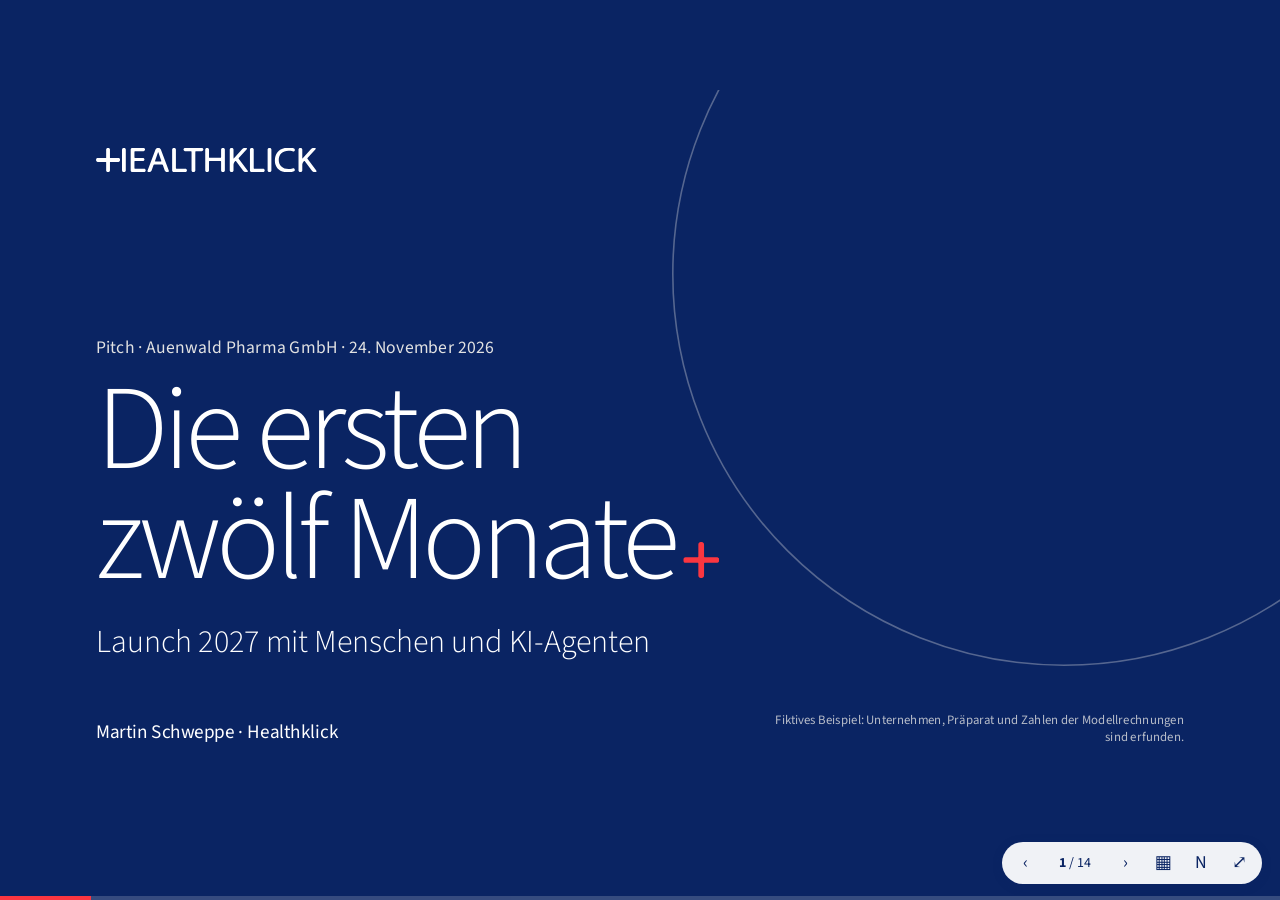
<file: praesentation/index.html>
<!DOCTYPE html>
<html lang="de">
<head>
<meta charset="utf-8">
<meta name="viewport" content="width=device-width, initial-scale=1">
<title>Die ersten zwölf Monate · HEALTHKLICK</title>
<meta name="robots" content="noindex">
<link rel="icon" href="../img/healthklick-icon.svg" type="image/svg+xml">
<link rel="preload" href="../fonts/source-sans-3.woff2" as="font" type="font/woff2" crossorigin>
<link rel="stylesheet" href="deck.css">
</head>
<body>
<!--
  Interaktive Präsentation „Die ersten zwölf Monate“ (Pitch-Vorlage, fiktiver Kunde)
  Steuerung: Pfeiltasten, Leertaste, Wischen · O Übersicht · F Vollbild · N Notizen · Pos1/Ende
  Parameter: ?embed=1 (Vorschau im Tablet auf der Website) · ?print=1 (alle Folien untereinander, Druckdialog)
  Folie direkt öffnen: #5
-->
<main class="deck" id="deck" aria-roledescription="Präsentation" aria-label="Die ersten zwölf Monate">

<!-- 1 · Titel -->
<section class="slide s-title dark" data-notes="Begrüßen, Dank für die Einladung. Ziel heute: in 30 Minuten zeigen, wie Auenwald die ersten zwölf Monate nach dem Launch mit Menschen und Agenten plant. Fragen gern jederzeit.">
  <span class="logo white" aria-hidden="true"></span>
  <span class="deco-ring" aria-hidden="true"></span>
  <p class="kicker">Pitch · Auenwald Pharma GmbH · 24. November 2026</p>
  <h1>Die ersten<br>zwölf Monate<i class="plus" aria-hidden="true"></i></h1>
  <p class="sub">Launch 2027 mit Menschen und KI-Agenten</p>
  <p class="byline">Martin Schweppe · Healthklick</p>
  <p class="fict">Fiktives Beispiel: Unternehmen, Präparat und Zahlen der Modellrechnungen sind erfunden.</p>
</section>

<!-- 2 · Agenda -->
<section class="slide" data-notes="Sechs Punkte. Wer möchte, springt direkt: Die Agenda ist klickbar.">
  <p class="kicker">Agenda</p>
  <h2>Worüber wir heute sprechen</h2>
  <ol class="agenda">
    <li><button type="button" data-go="3"><span>01</span>2027: neue Spielregeln</button></li>
    <li><button type="button" data-go="5"><span>02</span>Das Zeitfenster bis Monat 7</button></li>
    <li><button type="button" data-go="6"><span>03</span>Unser Modell: Menschen und Agenten</button></li>
    <li><button type="button" data-go="8"><span>04</span>Kanäle und Reichweite</button></li>
    <li><button type="button" data-go="9"><span>05</span>Fahrplan und Steuerung</button></li>
    <li><button type="button" data-go="12"><span>06</span>Zusammenarbeit und nächste Schritte</button></li>
  </ol>
</section>

<!-- 3 · Spielregeln 2027 + Rechner -->
<section class="slide" data-notes="Das Spargesetz wirkt ab Januar. Wichtig: In den ersten sechs Monaten gilt der Preis des Herstellers, darauf wirkt der Abschlag voll. Rechner live mit den Zahlen von Auenwald durchspielen, falls bekannt.">
  <p class="kicker">01 · Ausgangslage</p>
  <h2>2027: neue Spielregeln</h2>
  <div class="cols">
    <ul class="facts">
      <li><b>15,5 %</b><span>Herstellerabschlag auf patentgeschützte Arzneimittel ab 1. Januar 2027, bisher 7 %</span></li>
      <li><b>Leitplanken weg</b><span>AMNOG-Leitplanken und Kombinationsabschlag entfallen</span></li>
      <li><b>Standortklausel</b><span>Eine Fachkommission schlägt Kriterien für Entlastungen vor, das Gesetz dazu steht noch aus</span></li>
    </ul>
    <div class="calc" id="calc-abschlag">
      <h3>Was der Abschlag in den Monaten 1 bis 6 kostet</h3>
      <label>Herstellerabgabepreis je Packung <output data-o="price"></output>
        <input type="range" min="40" max="2000" step="10" value="480" data-i="price"></label>
      <label>Packungen pro Monat zulasten der GKV <output data-o="packs"></output>
        <input type="range" min="500" max="20000" step="500" value="4000" data-i="packs"></label>
      <div class="res">
        <p><span>Abschlag je Packung bisher, 7 %</span><b data-r="old"></b></p>
        <p><span>Abschlag je Packung 2027, 15,5 %</span><b data-r="new"></b></p>
        <p class="big"><span>Mehr Abschlag in sechs Monaten</span><b data-r="diff"></b></p>
      </div>
      <p class="note">Modellrechnung, vereinfacht: Abschlag auf den Herstellerabgabepreis, ohne Standortklausel und ohne weitere Rabatte.</p>
    </div>
  </div>
  <p class="src">Quelle: Bundesministerium für Gesundheit, GKV-Beitragssatzstabilisierungsgesetz, 10.07.2026 · Pharmazeutische Zeitung, 01.10.2026</p>
</section>

<!-- 4 · Erreichbarkeit -->
<section class="slide" data-notes="Die Zahlen sind europäische Durchschnittswerte. Kernbotschaft: Der Zugang ist knapp und selektiv. Wer drin ist, muss jedes Gespräch nutzen, und der Content muss passen.">
  <p class="kicker">01 · Ausgangslage</p>
  <h2>Wer überhaupt noch erreichbar ist</h2>
  <div class="meters">
    <figure class="meter" style="--v:53"><div class="ring-chart"><span>53 %</span></div><figcaption>der Ärztinnen und Ärzte in Europa sind für den Außendienst erreichbar</figcaption></figure>
    <figure class="meter" style="--v:62"><div class="ring-chart"><span>62 %</span></div><figcaption>von ihnen treffen höchstens drei Pharmaunternehmen</figcaption></figure>
    <figure class="meter" style="--v:30"><div class="ring-chart"><span>30 %</span></div><figcaption>der Arztgespräche nutzen überhaupt digitalen Content</figcaption></figure>
    <figure class="meter" style="--v:77"><div class="ring-chart"><span>77 %</span></div><figcaption>der Inhalte für den Außendienst werden selten oder nie genutzt</figcaption></figure>
  </div>
  <p class="claim">Für Auenwald heißt das: zu den drei Unternehmen gehören, die eine Praxis noch empfängt.</p>
  <p class="src">Quelle: Veeva Pulse Field Trends Report, Europa, 1. Quartal 2024</p>
</section>

<!-- 5 · Zeitfenster -->
<section class="slide" data-notes="Phasen anklicken. Der siebte Monat ist der Wendepunkt: Ab da gilt der Erstattungsbetrag, rückwirkend verrechnet. Was bis dahin an Erfahrung in der Versorgung fehlt, ist schwer aufzuholen.">
  <p class="kicker">02 · Zeitfenster</p>
  <h2>Das Zeitfenster bis Monat 7</h2>
  <div class="tl" id="timeline" role="tablist" aria-label="Phasen">
    <button type="button" role="tab" aria-selected="true" data-p="0" style="--from:0;--to:3"><span>Vor dem Launch</span><small>Monat −3 bis 0</small></button>
    <button type="button" role="tab" aria-selected="false" data-p="1" style="--from:3;--to:8.6"><span>Freier Preis</span><small>Monat 1 bis 6</small></button>
    <button type="button" role="tab" aria-selected="false" data-p="2" style="--from:8.6;--to:10.8" class="mile"><span>Monat 7</span><small>Erstattungsbetrag</small></button>
    <button type="button" role="tab" aria-selected="false" data-p="3" style="--from:10.8;--to:15"><span>Festigen</span><small>Monat 8 bis 12</small></button>
  </div>
  <div class="tl-detail">
    <div data-pd="0"><h3>Vor dem Launch</h3><ul><li>Zielgruppe segmentieren, Kanalpräferenzen kennen</li><li>Mindestens zehn Content-Module medizinisch und rechtlich freigeben</li><li>Remote-Team einarbeiten und im CRM anbinden</li><li>Pharmakovigilanz-Prozess für alle Kanäle testen</li></ul></div>
    <div data-pd="1" hidden><h3>Monat 1 bis 6: freier Preis</h3><ul><li>Die frühe Nutzenbewertung läuft, der G-BA beschließt in der Regel nach rund sechs Monaten</li><li>Maximale Reichweite: Außendienst bei Zentren, eReps in der Breite</li><li>Medical Information beantwortet Fachfragen vom ersten Tag an</li></ul></div>
    <div data-pd="2" hidden><h3>Monat 7: Erstattungsbetrag</h3><ul><li>Der verhandelte Erstattungsbetrag gilt ab dem siebten Monat</li><li>Bis hier müssen Erstverordnungen und Erfahrung in der Versorgung stehen</li></ul></div>
    <div data-pd="3" hidden><h3>Monat 8 bis 12: festigen</h3><ul><li>Bestehende Verordner per Remote betreuen, Kosten pro Kontakt senken</li><li>Patientenbegleitprogramm für Adhärenz</li><li>Außendienst auf die Praxen mit dem größten Potenzial konzentrieren</li></ul></div>
  </div>
  <p class="src">Rechtsgrundlage: § 35a und § 130b SGB V</p>
</section>

<!-- 6 · Modell -->
<section class="slide" data-notes="Drei Ebenen, eine Kontakthistorie. Kreis steht für Menschen, Kreuz für Agenten, so markieren wir das überall.">
  <p class="kicker">03 · Modell</p>
  <h2>Menschen führen, Agenten arbeiten zu</h2>
  <div class="layers">
    <div class="layer"><i class="ring" aria-hidden="true"></i><h3>Außendienst</h3><p>Zentren, Kliniken und Top-Verordner. Persönlich, vorbereitet, mit Zeit.</p></div>
    <div class="layer"><i class="ring" aria-hidden="true"></i><h3>eReps</h3><p>Die Breite und Vakanzgebiete per Video und Telefon, mit denselben Inhalten.</p></div>
    <div class="layer agent"><i class="x" aria-hidden="true"></i><h3>Agenten</h3><p>Bereiten jeden Kontakt vor, dokumentieren, prüfen und fassen nach.</p></div>
  </div>
  <p class="claim">Eine Kontakthistorie für alle drei Ebenen. Leitkennzahl ist die Kontaktqualität, nicht die Kontaktzahl.</p>
</section>

<!-- 7 · Agenten -->
<section class="slide" data-notes="Jeder Agent hat eine verantwortliche Person bei Healthklick. Agenten treffen keine Entscheidungen und sprechen nicht mit Ärztinnen und Ärzten.">
  <p class="kicker">03 · Modell</p>
  <h2>Sechs Agenten, sechs Verantwortliche</h2>
  <div class="agents">
    <div><h3><i class="x"></i>Briefing-Agent</h3><p>Historie, offene Fragen und freigegebene Materialien auf einer Seite</p><p class="own"><i class="ring"></i>Head of Hybrid Field Force</p></div>
    <div><h3><i class="x"></i>Compliance-Agent</h3><p>Prüft Notizen, E-Mails und Materialien gegen HWG und Ihre SOPs</p><p class="own"><i class="ring"></i>AI Governance und Compliance</p></div>
    <div><h3><i class="x"></i>Content-Agent</h3><p>Varianten aus freigegebenen Modulen, nie neue Werbeaussagen</p><p class="own"><i class="ring"></i>Modular Content Architect</p></div>
    <div><h3><i class="x"></i>Vigilanz-Agent</h3><p>Erkennt mögliche Nebenwirkungen und startet den Meldeprozess</p><p class="own"><i class="ring"></i>Medical Director</p></div>
    <div><h3><i class="x"></i>Begleit-Agent</h3><p>Erinnert Patienten und holt Pflegefachkräfte dazu, wenn nötig</p><p class="own"><i class="ring"></i>Lead Patient Journeys</p></div>
    <div><h3><i class="x"></i>Insight-Agent</h3><p>Findet Muster und schlägt die nächste beste Aktion vor</p><p class="own"><i class="ring"></i>Data Scientist, Next Best Action</p></div>
  </div>
</section>

<!-- 8 · Kanalmix + Reichweitenrechner -->
<section class="slide" data-notes="Regler gemeinsam bewegen. Die Annahmen sind bewusst vorsichtig. Im Workshop setzen wir die echten Zahlen von Auenwald ein.">
  <p class="kicker">04 · Kanäle</p>
  <h2>Kanalmix und Reichweite</h2>
  <div class="cols">
    <div class="calc" id="calc-reach">
      <label>Außendienst, Vollzeitkräfte <output data-o="ad"></output><input type="range" min="0" max="20" step="1" value="8" data-i="ad"></label>
      <label>eReps, Vollzeitkräfte <output data-o="er"></output><input type="range" min="0" max="10" step="0.5" value="3" data-i="er"></label>
      <label>Zielpraxen und Kliniken <output data-o="tg"></output><input type="range" min="500" max="8000" step="100" value="2500" data-i="tg"></label>
      <div class="res">
        <p><span>Persönliche Besuche im Monat</span><b data-r="f2f"></b></p>
        <p><span>Remote-Kontakte im Monat</span><b data-r="rem"></b></p>
        <p class="big"><span>Kontakte je Zielpraxis im Quartal</span><b data-r="per"></b></p>
      </div>
      <p class="note">Annahmen: 5 Besuche je Tag an 19 Tagen, 14 Remote-Kontakte je Tag an 20 Tagen. Modellrechnung.</p>
    </div>
    <div class="mixbars" id="mixbars" aria-hidden="true">
      <div class="mb"><span>Außendienst</span><i data-b="f2f"></i></div>
      <div class="mb"><span>eReps</span><i data-b="rem"></i></div>
      <p class="mb-note">Dazu: freigegebene E-Mails, Webinare, Medical Information und ein Begleitprogramm für Patienten.</p>
    </div>
  </div>
</section>

<!-- 9 · Fahrplan -->
<section class="slide" data-notes="Der Fahrplan beginnt drei Monate vor dem Launch. Die Meilensteine sind gesetzlich gesetzt, alles andere planen wir mit Ihnen.">
  <p class="kicker">05 · Fahrplan</p>
  <h2>Fahrplan über zwölf Monate</h2>
  <div class="gantt">
    <div class="g-head"><span></span><div class="g-cols"><span>−3</span><span>−2</span><span>−1</span><span>1</span><span>2</span><span>3</span><span>4</span><span>5</span><span>6</span><span>7</span><span>8</span><span>9</span><span>10</span><span>11</span><span>12</span></div></div>
    <div class="g-row"><span>Segmentierung und Daten</span><div class="g-track"><i style="--a:1;--b:4"></i></div></div>
    <div class="g-row"><span>Content-Module und Freigabe</span><div class="g-track"><i style="--a:1;--b:5"></i></div></div>
    <div class="g-row"><span>Team und Einarbeitung</span><div class="g-track"><i style="--a:2;--b:4"></i></div></div>
    <div class="g-row"><span>Außendienst</span><div class="g-track"><i class="ink" style="--a:4;--b:16"></i></div></div>
    <div class="g-row"><span>eReps</span><div class="g-track"><i class="ink" style="--a:4;--b:16"></i></div></div>
    <div class="g-row"><span>Medical Information</span><div class="g-track"><i class="blue" style="--a:3;--b:16"></i></div></div>
    <div class="g-row"><span>Begleitprogramm</span><div class="g-track"><i class="blue" style="--a:5;--b:16"></i></div></div>
    <div class="g-row"><span>Agenten und Steuerung</span><div class="g-track"><i class="x-bar" style="--a:3;--b:16"></i></div></div>
    <div class="g-miles"><span></span><div class="g-track"><span style="--m:4">Launch</span><span class="lo" style="--m:9.5">G-BA-Beschluss</span><span style="--m:10">Erstattungsbetrag</span></div></div>
  </div>
</section>

<!-- 10 · Compliance -->
<section class="slide" data-notes="Compliance ist bei uns kein Nachsatz. Jeder Punkt hat eine verantwortliche Person und einen Agenten, der zuarbeitet.">
  <p class="kicker">05 · Steuerung</p>
  <h2>Compliance von Anfang an</h2>
  <div class="grid3">
    <div><h3>HWG und FSA-Kodex</h3><p>Nur freigegebene Aussagen, Pflichtangaben in jedem Kanal, keine Geschenke an Fachkreise.</p></div>
    <div><h3>AMG §§ 75 und 76</h3><p>Pharmaberater mit Sachkenntnis. Nebenwirkungen werden aufgezeichnet und an Sie weitergegeben.</p></div>
    <div><h3>Pharmakovigilanz</h3><p>Der Vigilanz-Agent erkennt Hinweise, eine Fachperson prüft und meldet, getestet vor dem Launch.</p></div>
    <div><h3>DSGVO</h3><p>Auftragsverarbeitung, Daten in der EU, Löschfristen und Rollen dokumentiert.</p></div>
    <div><h3>KI-Verordnung</h3><p>Transparenz nach Art. 50 seit August 2026: Wo KI mit Menschen spricht, ist das erkennbar. Bei uns sprechen Menschen.</p></div>
    <div><h3>Vier Augen</h3><p>Agenten schlagen vor, Menschen entscheiden. Jede Entscheidung ist nachvollziehbar.</p></div>
  </div>
</section>

<!-- 11 · Cockpit -->
<section class="slide" data-notes="So sieht das Cockpit aus, das Sie jede Woche bekommen. Die Werte hier sind Beispiele.">
  <p class="kicker">05 · Steuerung</p>
  <h2>Das Launch-Cockpit</h2>
  <div class="kpis">
    <div class="kpi"><p class="k-l">Zielgruppe mit qualifiziertem Kontakt</p><p class="k-v">62 %</p><div class="spark" data-h="20,28,35,41,47,52,58,62"></div></div>
    <div class="kpi"><p class="k-l">Zeit bis zur ersten Verordnung je Zielpraxis</p><p class="k-v">23 Tage</p><div class="spark" data-h="41,38,34,31,29,27,24,23"></div></div>
    <div class="kpi"><p class="k-l">Offene Anfragen an Medical Information</p><p class="k-v">4</p><p class="k-s">Bearbeitung im Schnitt 1,2 Tage</p></div>
    <div class="kpi"><p class="k-l">Patientenstarts im Begleitprogramm</p><p class="k-v">118</p><div class="spark" data-h="4,11,22,37,55,74,96,118"></div></div>
  </div>
  <p class="note center">Beispielwerte zur Veranschaulichung</p>
</section>

<!-- 12 · Zusammenarbeit -->
<section class="slide" data-notes="Klare Rollen auf beiden Seiten, fester Rhythmus. Personalgestellung nach dem AÜG läuft direkt über unseren Partner, nicht über uns.">
  <p class="kicker">06 · Zusammenarbeit</p>
  <h2>So arbeiten wir zusammen</h2>
  <div class="cols">
    <div class="who"><h3>Auenwald</h3><ul><li>Brand Team</li><li>Medical Affairs</li><li>Market Access</li><li>Recht und Compliance</li></ul></div>
    <div class="who hk"><h3>Healthklick</h3><ul><li>Projektleitung</li><li>Field Force Lead</li><li>Medical Information</li><li>Verantwortliche je Agent</li></ul></div>
  </div>
  <div class="rhythm"><p><b>Jede Woche</b>Steuerungs-Call, 30 Minuten</p><p><b>Jeden Monat</b>Review mit dem Cockpit</p><p><b>Jedes Quartal</b>Workshop zu Strategie und Inhalten</p></div>
  <p class="note">Leistungen als Dienstleistung mit Leistungsnachweisen. Personalgestellung nach dem Arbeitnehmerüberlassungsgesetz rechnet unser Personalpartner direkt mit Ihnen ab.</p>
</section>

<!-- 13 · Nächste Schritte -->
<section class="slide" data-notes="Konkreter Vorschlag: Workshop in KW 49. Termine direkt im Gespräch abstimmen.">
  <p class="kicker">06 · Nächste Schritte</p>
  <h2>Nächste Schritte</h2>
  <ol class="steps">
    <li><span>KW 49</span><h3>Workshop, zwei Stunden</h3><p>Datenlage, Zielgruppe, Kanäle, Freigabeprozess</p></li>
    <li><span>KW 50</span><h3>Pilotplan und Angebot</h3><p>Pilotgebiet, Team, Kennzahlen, Kosten pro Kontakt</p></li>
    <li><span>Januar 2027</span><h3>Start der Vorbereitung</h3><p>Content-Module, Einarbeitung, Tests der Prozesse</p></li>
  </ol>
</section>

<!-- 14 · Danke -->
<section class="slide s-end dark" data-notes="Danke. Unterlagen kommen heute per E-Mail.">
  <span class="logo white" aria-hidden="true"></span>
  <span class="deco-ring" aria-hidden="true"></span>
  <h2>Mehr Zeit<br>für Medizin<i class="plus" aria-hidden="true"></i></h2>
  <div class="contact"><p><b>Martin Schweppe</b><br>Geschäftsführer, Grafitecture GmbH<br><a href="mailto:martin.schweppe@grafitecture.de">martin.schweppe@grafitecture.de</a><br>healthklick.de</p>
    <img class="qr" src="../img/marketing/qr-kontakt.svg" alt="QR-Code: Gespräch vereinbaren"></div>
  <p class="fict">Healthklick ist ein Angebot der Grafitecture GmbH, Mannheim.</p>
</section>

</main>

<nav class="bar" aria-label="Präsentation steuern">
  <button type="button" data-a="prev" aria-label="Vorige Folie">‹</button>
  <span class="count" aria-live="polite"><b id="n">1</b> / <span id="t">14</span></span>
  <button type="button" data-a="next" aria-label="Nächste Folie">›</button>
  <button type="button" data-a="overview" aria-label="Übersicht (O)">▦</button>
  <button type="button" data-a="notes" aria-label="Notizen (N)">N</button>
  <button type="button" data-a="full" aria-label="Vollbild (F)">⤢</button>
</nav>
<div class="progress" aria-hidden="true"><i id="prog"></i></div>
<aside class="notes" id="notes" hidden><h2>Notizen</h2><p id="notes-t"></p></aside>

<script src="deck.js"></script>
</body>
</html>
</file>
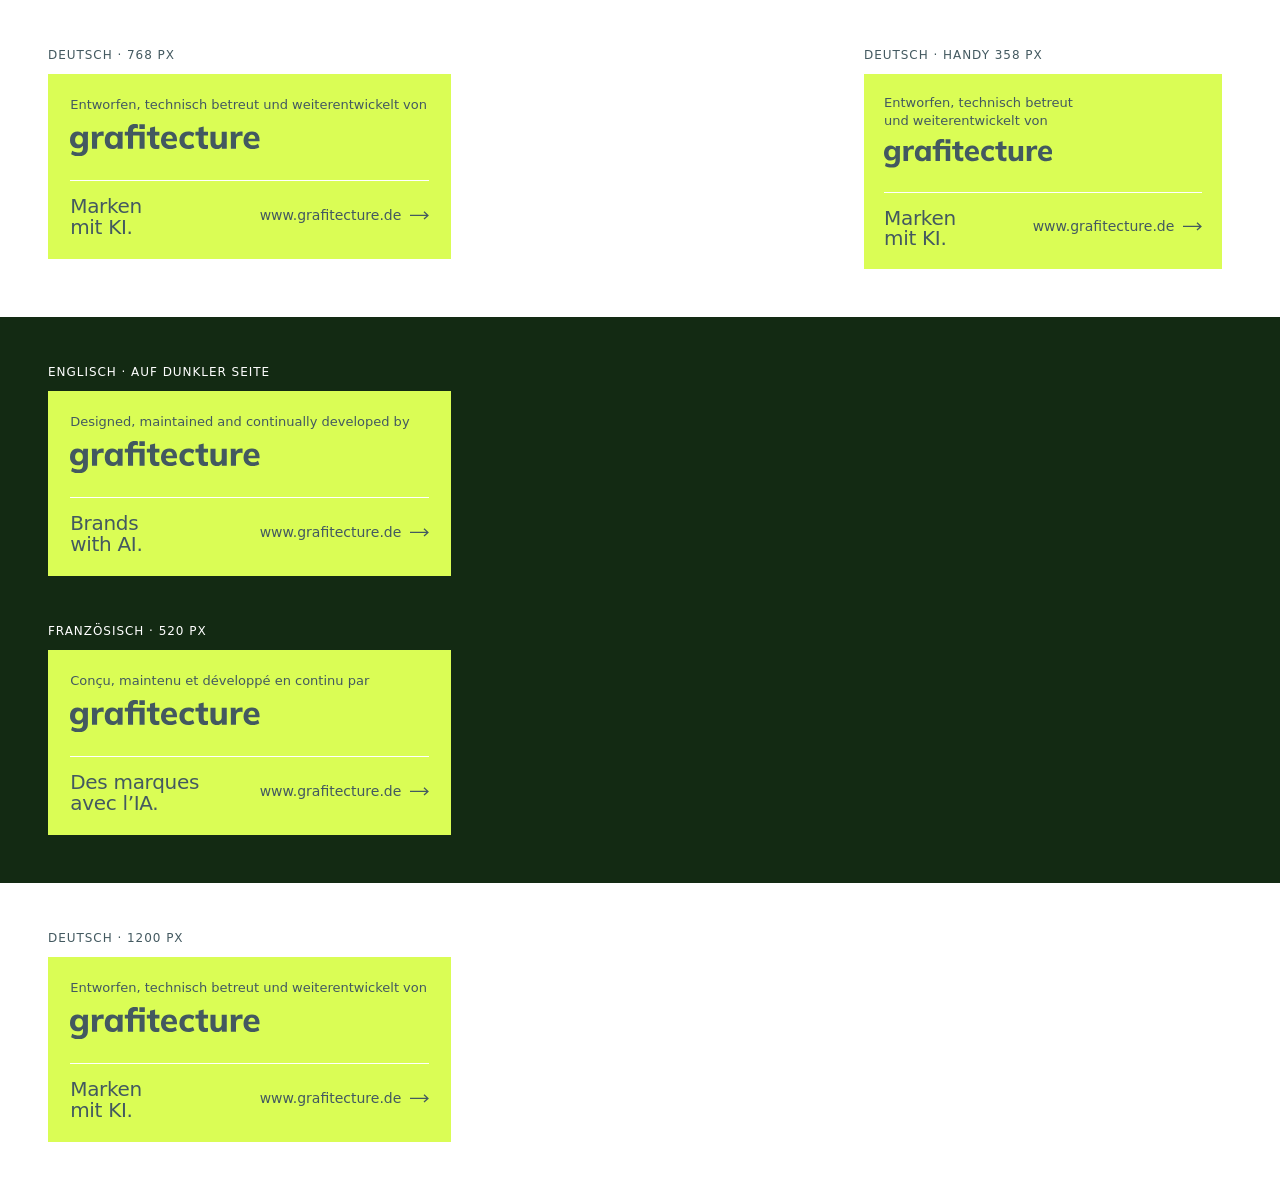
<file: kit/grafitecture-credit/demo.html>
<!doctype html>
<html lang="de">
<meta charset="utf-8">
<meta name="viewport" content="width=device-width, initial-scale=1">
<meta name="robots" content="noindex">
<title>Grafitecture-Feld · Vorschau</title>
<link rel="stylesheet" href="grafitecture-credit.css">
<style>
  body { margin: 0; font-family: system-ui, sans-serif; color: #435960; background: #fff; }
  section { display: flex; flex-wrap: wrap; gap: 48px; align-items: flex-start; padding: 48px; }
  section.dark { background: #132a13; color: #fff; }
  figure { margin: 0; --gt-credit-space: 0; }
  figcaption { margin-bottom: 12px; font-size: 12px; letter-spacing: .08em; text-transform: uppercase; }
</style>
<section><figure style="width:min(768px,100%)"><figcaption>Deutsch · 768 px</figcaption><aside class="gt-credit" lang="de" aria-label="Über diese Website"><div class="gt-credit__in"><p class="gt-credit__by"><span class="gt-credit__lead">Entworfen, technisch betreut und weiterentwickelt von</span> <span class="gt-credit__logo"><svg xmlns="http://www.w3.org/2000/svg" viewBox="71 382.39 453.28 77.12" role="img" aria-label="Grafitecture" focusable="false"><title>Grafitecture</title><g fill="currentColor"><path d="M92.28,459.51c-3.84,0-7.31-.39-10.4-1.16-3.09-.77-5.81-1.93-8.16-3.48l2.4-8.64c1.44.96,3.01,1.75,4.72,2.36,1.71.61,3.45,1.08,5.24,1.4,1.79.32,3.53.48,5.24.48,3.57,0,6.24-.85,8-2.56,1.76-1.71,2.64-4.16,2.64-7.36v-8.4h.72c-.85,2.61-2.53,4.67-5.04,6.16-2.51,1.49-5.39,2.24-8.64,2.24-3.63,0-6.79-.81-9.48-2.44-2.69-1.63-4.79-3.96-6.28-7-1.49-3.04-2.24-6.61-2.24-10.72s.75-7.68,2.24-10.72c1.49-3.04,3.59-5.37,6.28-7,2.69-1.63,5.85-2.44,9.48-2.44,3.25,0,6.12.75,8.6,2.24,2.48,1.49,4.15,3.52,5,6.08l-.64-.32.8-7.12h11.68c-.21,1.71-.37,3.44-.48,5.2-.11,1.76-.16,3.52-.16,5.28v27.52c0,6.61-1.84,11.67-5.52,15.16-3.68,3.49-9.01,5.24-16,5.24ZM92.52,431.51c2.83,0,5.08-.96,6.76-2.88,1.68-1.92,2.52-4.67,2.52-8.24s-.84-6.32-2.52-8.24c-1.68-1.92-3.93-2.88-6.76-2.88s-5.16.96-6.84,2.88c-1.68,1.92-2.52,4.67-2.52,8.24s.84,6.32,2.52,8.24c1.68,1.92,3.96,2.88,6.84,2.88Z"/><path d="M123.56,441.59v-29.76c0-1.81-.04-3.63-.12-5.44-.08-1.81-.25-3.57-.52-5.28h11.68l1.44,11.68-1.92.08c.53-2.88,1.4-5.25,2.6-7.12,1.2-1.87,2.69-3.25,4.48-4.16,1.79-.91,3.8-1.36,6.04-1.36,1.12,0,1.96.04,2.52.12.56.08,1.16.25,1.8.52l-.16,10.56c-1.12-.48-2.07-.79-2.84-.92-.77-.13-1.72-.2-2.84-.2-2.24,0-4.12.43-5.64,1.28-1.52.85-2.61,2.12-3.28,3.8-.67,1.68-1,3.67-1,5.96v20.24h-12.24Z"/><path d="M171.88,442.38c-3.52,0-6.63-.83-9.32-2.48-2.69-1.65-4.77-4.08-6.24-7.28-1.47-3.2-2.2-6.99-2.2-11.36s.75-8.13,2.24-11.28c1.49-3.15,3.57-5.56,6.24-7.24,2.67-1.68,5.76-2.52,9.28-2.52,3.25,0,6.17.8,8.76,2.4,2.59,1.6,4.31,3.71,5.16,6.32h-.96l.96-7.84h11.6c-.21,1.71-.37,3.44-.48,5.2-.11,1.76-.16,3.52-.16,5.28v30h-12l-.08-7.6h.96c-.85,2.56-2.56,4.6-5.12,6.12s-5.44,2.28-8.64,2.28ZM175.56,433.34c2.77,0,5.01-.97,6.72-2.92,1.71-1.95,2.56-5,2.56-9.16s-.85-7.13-2.56-9.08c-1.71-1.95-3.95-2.92-6.72-2.92s-5.01.97-6.72,2.92c-1.71,1.95-2.56,4.97-2.56,9.08s.84,7.21,2.52,9.16c1.68,1.95,3.93,2.92,6.76,2.92Z"/><path d="M209.72,441.59v-31.6h-7.68v-8.88h11.12l-3.44,3.04v-5.84c0-5.23,1.36-9.19,4.08-11.88,2.72-2.69,6.67-4.04,11.84-4.04,1.23,0,2.56.08,4,.24s2.69.45,3.76.88v9.36c-.8-.27-1.67-.47-2.6-.6-.93-.13-1.88-.2-2.84-.2-1.81,0-3.31.49-4.48,1.48-1.17.99-1.76,2.73-1.76,5.24v4.24l-1.76-1.92h29.44v40.48h-12.08v-31.6h-15.52v31.6h-12.08ZM236.92,394.38v-11.28h13.04v11.28h-13.04Z"/><path d="M278.28,442.38c-5.28,0-9.25-1.31-11.92-3.92-2.67-2.61-4-6.59-4-11.92v-16.56h-7.68v-8.88h7.68v-10l12.08-2.96v12.96h10.4v8.88h-10.4v16c0,2.56.53,4.32,1.6,5.28,1.07.96,2.45,1.44,4.16,1.44.96,0,1.79-.08,2.48-.24.69-.16,1.39-.37,2.08-.64v9.44c-1.01.43-2.08.72-3.2.88-1.12.16-2.21.24-3.28.24Z"/><path d="M311,442.38c-7.04,0-12.53-1.88-16.48-5.64-3.95-3.76-5.92-8.92-5.92-15.48,0-4.16.84-7.81,2.52-10.96,1.68-3.15,4.03-5.61,7.04-7.4,3.01-1.79,6.55-2.68,10.6-2.68s7.4.85,10.04,2.56c2.64,1.71,4.65,4.09,6.04,7.16,1.38,3.07,2.08,6.63,2.08,10.68v2.8h-28.4v-5.92h19.68l-1.36,1.12c0-3.41-.7-5.99-2.08-7.72-1.39-1.73-3.36-2.6-5.92-2.6-2.88,0-5.08,1.04-6.6,3.12s-2.28,5.07-2.28,8.96v1.2c0,4,.99,6.96,2.96,8.88s4.77,2.88,8.4,2.88c2.24,0,4.33-.28,6.28-.84,1.95-.56,3.8-1.45,5.56-2.68l3.28,8c-1.92,1.44-4.21,2.56-6.88,3.36-2.67.8-5.52,1.2-8.56,1.2Z"/><path d="M354.12,442.38c-4.27,0-8.04-.84-11.32-2.52-3.28-1.68-5.8-4.12-7.56-7.32-1.76-3.2-2.64-6.99-2.64-11.36s.89-8.13,2.68-11.28c1.79-3.15,4.29-5.55,7.52-7.2,3.23-1.65,7-2.48,11.32-2.48,2.72,0,5.39.39,8,1.16,2.61.77,4.69,1.91,6.24,3.4l-3.44,8.32c-1.33-1.17-2.87-2.08-4.6-2.72-1.73-.64-3.43-.96-5.08-.96-3.25,0-5.79,1-7.6,3-1.81,2-2.72,4.92-2.72,8.76s.91,6.8,2.72,8.88c1.81,2.08,4.35,3.12,7.6,3.12,1.65,0,3.33-.32,5.04-.96,1.71-.64,3.25-1.55,4.64-2.72l3.44,8.32c-1.6,1.44-3.71,2.56-6.32,3.36-2.61.8-5.25,1.2-7.92,1.2Z"/><path d="M394.52,442.38c-5.28,0-9.25-1.31-11.92-3.92-2.67-2.61-4-6.59-4-11.92v-16.56h-7.68v-8.88h7.68v-10l12.08-2.96v12.96h10.4v8.88h-10.4v16c0,2.56.53,4.32,1.6,5.28,1.07.96,2.45,1.44,4.16,1.44.96,0,1.79-.08,2.48-.24.69-.16,1.39-.37,2.08-.64v9.44c-1.01.43-2.08.72-3.2.88s-2.21.24-3.28.24Z"/><path d="M421.95,442.38c-5.07,0-8.84-1.39-11.32-4.16-2.48-2.77-3.72-7.01-3.72-12.72v-24.4h12.08v24.32c0,2.61.55,4.53,1.64,5.76,1.09,1.23,2.71,1.84,4.84,1.84,2.4,0,4.39-.84,5.96-2.52,1.57-1.68,2.36-3.91,2.36-6.68v-22.72h12.08v40.48h-11.84v-7.76h1.28c-1.28,2.77-3.05,4.89-5.32,6.36-2.27,1.47-4.95,2.2-8.04,2.2Z"/><path d="M455.72,441.59v-29.76c0-1.81-.04-3.63-.12-5.44-.08-1.81-.25-3.57-.52-5.28h11.68l1.44,11.68-1.92.08c.53-2.88,1.4-5.25,2.6-7.12,1.2-1.87,2.69-3.25,4.48-4.16,1.79-.91,3.8-1.36,6.04-1.36,1.12,0,1.96.04,2.52.12.56.08,1.16.25,1.8.52l-.16,10.56c-1.12-.48-2.07-.79-2.84-.92-.77-.13-1.72-.2-2.84-.2-2.24,0-4.12.43-5.64,1.28-1.52.85-2.61,2.12-3.28,3.8-.67,1.68-1,3.67-1,5.96v20.24h-12.24Z"/><path d="M508.36,442.38c-7.04,0-12.53-1.88-16.48-5.64-3.95-3.76-5.92-8.92-5.92-15.48,0-4.16.84-7.81,2.52-10.96,1.68-3.15,4.03-5.61,7.04-7.4,3.01-1.79,6.55-2.68,10.6-2.68s7.4.85,10.04,2.56c2.64,1.71,4.65,4.09,6.04,7.16,1.39,3.07,2.08,6.63,2.08,10.68v2.8h-28.4v-5.92h19.68l-1.36,1.12c0-3.41-.69-5.99-2.08-7.72-1.39-1.73-3.36-2.6-5.92-2.6-2.88,0-5.08,1.04-6.6,3.12-1.52,2.08-2.28,5.07-2.28,8.96v1.2c0,4,.99,6.96,2.96,8.88,1.97,1.92,4.77,2.88,8.4,2.88,2.24,0,4.33-.28,6.28-.84,1.95-.56,3.8-1.45,5.56-2.68l3.28,8c-1.92,1.44-4.21,2.56-6.88,3.36-2.67.8-5.52,1.2-8.56,1.2Z"/></g></svg></span></p><div class="gt-credit__foot"><p class="gt-credit__claim">Marken<br>mit KI.</p><p class="gt-credit__go"><a class="gt-credit__link" href="https://www.grafitecture.de/" target="_blank" rel="noopener"><span>www.grafitecture.de</span><span class="gt-credit__sr"> (öffnet in neuem Fenster)</span><svg class="gt-credit__arrow" viewBox="0 0 22 10" aria-hidden="true" focusable="false"><path d="M0 5h20.5M16 .8 20.5 5 16 9.2" fill="none" stroke="currentColor" stroke-width="1.5"/></svg></a></p></div></div></aside></figure><figure style="width:min(358px,100%)"><figcaption>Deutsch · Handy 358 px</figcaption><aside class="gt-credit" lang="de" aria-label="Über diese Website"><div class="gt-credit__in"><p class="gt-credit__by"><span class="gt-credit__lead">Entworfen, technisch betreut und weiterentwickelt von</span> <span class="gt-credit__logo"><svg xmlns="http://www.w3.org/2000/svg" viewBox="71 382.39 453.28 77.12" role="img" aria-label="Grafitecture" focusable="false"><title>Grafitecture</title><g fill="currentColor"><path d="M92.28,459.51c-3.84,0-7.31-.39-10.4-1.16-3.09-.77-5.81-1.93-8.16-3.48l2.4-8.64c1.44.96,3.01,1.75,4.72,2.36,1.71.61,3.45,1.08,5.24,1.4,1.79.32,3.53.48,5.24.48,3.57,0,6.24-.85,8-2.56,1.76-1.71,2.64-4.16,2.64-7.36v-8.4h.72c-.85,2.61-2.53,4.67-5.04,6.16-2.51,1.49-5.39,2.24-8.64,2.24-3.63,0-6.79-.81-9.48-2.44-2.69-1.63-4.79-3.96-6.28-7-1.49-3.04-2.24-6.61-2.24-10.72s.75-7.68,2.24-10.72c1.49-3.04,3.59-5.37,6.28-7,2.69-1.63,5.85-2.44,9.48-2.44,3.25,0,6.12.75,8.6,2.24,2.48,1.49,4.15,3.52,5,6.08l-.64-.32.8-7.12h11.68c-.21,1.71-.37,3.44-.48,5.2-.11,1.76-.16,3.52-.16,5.28v27.52c0,6.61-1.84,11.67-5.52,15.16-3.68,3.49-9.01,5.24-16,5.24ZM92.52,431.51c2.83,0,5.08-.96,6.76-2.88,1.68-1.92,2.52-4.67,2.52-8.24s-.84-6.32-2.52-8.24c-1.68-1.92-3.93-2.88-6.76-2.88s-5.16.96-6.84,2.88c-1.68,1.92-2.52,4.67-2.52,8.24s.84,6.32,2.52,8.24c1.68,1.92,3.96,2.88,6.84,2.88Z"/><path d="M123.56,441.59v-29.76c0-1.81-.04-3.63-.12-5.44-.08-1.81-.25-3.57-.52-5.28h11.68l1.44,11.68-1.92.08c.53-2.88,1.4-5.25,2.6-7.12,1.2-1.87,2.69-3.25,4.48-4.16,1.79-.91,3.8-1.36,6.04-1.36,1.12,0,1.96.04,2.52.12.56.08,1.16.25,1.8.52l-.16,10.56c-1.12-.48-2.07-.79-2.84-.92-.77-.13-1.72-.2-2.84-.2-2.24,0-4.12.43-5.64,1.28-1.52.85-2.61,2.12-3.28,3.8-.67,1.68-1,3.67-1,5.96v20.24h-12.24Z"/><path d="M171.88,442.38c-3.52,0-6.63-.83-9.32-2.48-2.69-1.65-4.77-4.08-6.24-7.28-1.47-3.2-2.2-6.99-2.2-11.36s.75-8.13,2.24-11.28c1.49-3.15,3.57-5.56,6.24-7.24,2.67-1.68,5.76-2.52,9.28-2.52,3.25,0,6.17.8,8.76,2.4,2.59,1.6,4.31,3.71,5.16,6.32h-.96l.96-7.84h11.6c-.21,1.71-.37,3.44-.48,5.2-.11,1.76-.16,3.52-.16,5.28v30h-12l-.08-7.6h.96c-.85,2.56-2.56,4.6-5.12,6.12s-5.44,2.28-8.64,2.28ZM175.56,433.34c2.77,0,5.01-.97,6.72-2.92,1.71-1.95,2.56-5,2.56-9.16s-.85-7.13-2.56-9.08c-1.71-1.95-3.95-2.92-6.72-2.92s-5.01.97-6.72,2.92c-1.71,1.95-2.56,4.97-2.56,9.08s.84,7.21,2.52,9.16c1.68,1.95,3.93,2.92,6.76,2.92Z"/><path d="M209.72,441.59v-31.6h-7.68v-8.88h11.12l-3.44,3.04v-5.84c0-5.23,1.36-9.19,4.08-11.88,2.72-2.69,6.67-4.04,11.84-4.04,1.23,0,2.56.08,4,.24s2.69.45,3.76.88v9.36c-.8-.27-1.67-.47-2.6-.6-.93-.13-1.88-.2-2.84-.2-1.81,0-3.31.49-4.48,1.48-1.17.99-1.76,2.73-1.76,5.24v4.24l-1.76-1.92h29.44v40.48h-12.08v-31.6h-15.52v31.6h-12.08ZM236.92,394.38v-11.28h13.04v11.28h-13.04Z"/><path d="M278.28,442.38c-5.28,0-9.25-1.31-11.92-3.92-2.67-2.61-4-6.59-4-11.92v-16.56h-7.68v-8.88h7.68v-10l12.08-2.96v12.96h10.4v8.88h-10.4v16c0,2.56.53,4.32,1.6,5.28,1.07.96,2.45,1.44,4.16,1.44.96,0,1.79-.08,2.48-.24.69-.16,1.39-.37,2.08-.64v9.44c-1.01.43-2.08.72-3.2.88-1.12.16-2.21.24-3.28.24Z"/><path d="M311,442.38c-7.04,0-12.53-1.88-16.48-5.64-3.95-3.76-5.92-8.92-5.92-15.48,0-4.16.84-7.81,2.52-10.96,1.68-3.15,4.03-5.61,7.04-7.4,3.01-1.79,6.55-2.68,10.6-2.68s7.4.85,10.04,2.56c2.64,1.71,4.65,4.09,6.04,7.16,1.38,3.07,2.08,6.63,2.08,10.68v2.8h-28.4v-5.92h19.68l-1.36,1.12c0-3.41-.7-5.99-2.08-7.72-1.39-1.73-3.36-2.6-5.92-2.6-2.88,0-5.08,1.04-6.6,3.12s-2.28,5.07-2.28,8.96v1.2c0,4,.99,6.96,2.96,8.88s4.77,2.88,8.4,2.88c2.24,0,4.33-.28,6.28-.84,1.95-.56,3.8-1.45,5.56-2.68l3.28,8c-1.92,1.44-4.21,2.56-6.88,3.36-2.67.8-5.52,1.2-8.56,1.2Z"/><path d="M354.12,442.38c-4.27,0-8.04-.84-11.32-2.52-3.28-1.68-5.8-4.12-7.56-7.32-1.76-3.2-2.64-6.99-2.64-11.36s.89-8.13,2.68-11.28c1.79-3.15,4.29-5.55,7.52-7.2,3.23-1.65,7-2.48,11.32-2.48,2.72,0,5.39.39,8,1.16,2.61.77,4.69,1.91,6.24,3.4l-3.44,8.32c-1.33-1.17-2.87-2.08-4.6-2.72-1.73-.64-3.43-.96-5.08-.96-3.25,0-5.79,1-7.6,3-1.81,2-2.72,4.92-2.72,8.76s.91,6.8,2.72,8.88c1.81,2.08,4.35,3.12,7.6,3.12,1.65,0,3.33-.32,5.04-.96,1.71-.64,3.25-1.55,4.64-2.72l3.44,8.32c-1.6,1.44-3.71,2.56-6.32,3.36-2.61.8-5.25,1.2-7.92,1.2Z"/><path d="M394.52,442.38c-5.28,0-9.25-1.31-11.92-3.92-2.67-2.61-4-6.59-4-11.92v-16.56h-7.68v-8.88h7.68v-10l12.08-2.96v12.96h10.4v8.88h-10.4v16c0,2.56.53,4.32,1.6,5.28,1.07.96,2.45,1.44,4.16,1.44.96,0,1.79-.08,2.48-.24.69-.16,1.39-.37,2.08-.64v9.44c-1.01.43-2.08.72-3.2.88s-2.21.24-3.28.24Z"/><path d="M421.95,442.38c-5.07,0-8.84-1.39-11.32-4.16-2.48-2.77-3.72-7.01-3.72-12.72v-24.4h12.08v24.32c0,2.61.55,4.53,1.64,5.76,1.09,1.23,2.71,1.84,4.84,1.84,2.4,0,4.39-.84,5.96-2.52,1.57-1.68,2.36-3.91,2.36-6.68v-22.72h12.08v40.48h-11.84v-7.76h1.28c-1.28,2.77-3.05,4.89-5.32,6.36-2.27,1.47-4.95,2.2-8.04,2.2Z"/><path d="M455.72,441.59v-29.76c0-1.81-.04-3.63-.12-5.44-.08-1.81-.25-3.57-.52-5.28h11.68l1.44,11.68-1.92.08c.53-2.88,1.4-5.25,2.6-7.12,1.2-1.87,2.69-3.25,4.48-4.16,1.79-.91,3.8-1.36,6.04-1.36,1.12,0,1.96.04,2.52.12.56.08,1.16.25,1.8.52l-.16,10.56c-1.12-.48-2.07-.79-2.84-.92-.77-.13-1.72-.2-2.84-.2-2.24,0-4.12.43-5.64,1.28-1.52.85-2.61,2.12-3.28,3.8-.67,1.68-1,3.67-1,5.96v20.24h-12.24Z"/><path d="M508.36,442.38c-7.04,0-12.53-1.88-16.48-5.64-3.95-3.76-5.92-8.92-5.92-15.48,0-4.16.84-7.81,2.52-10.96,1.68-3.15,4.03-5.61,7.04-7.4,3.01-1.79,6.55-2.68,10.6-2.68s7.4.85,10.04,2.56c2.64,1.71,4.65,4.09,6.04,7.16,1.39,3.07,2.08,6.63,2.08,10.68v2.8h-28.4v-5.92h19.68l-1.36,1.12c0-3.41-.69-5.99-2.08-7.72-1.39-1.73-3.36-2.6-5.92-2.6-2.88,0-5.08,1.04-6.6,3.12-1.52,2.08-2.28,5.07-2.28,8.96v1.2c0,4,.99,6.96,2.96,8.88,1.97,1.92,4.77,2.88,8.4,2.88,2.24,0,4.33-.28,6.28-.84,1.95-.56,3.8-1.45,5.56-2.68l3.28,8c-1.92,1.44-4.21,2.56-6.88,3.36-2.67.8-5.52,1.2-8.56,1.2Z"/></g></svg></span></p><div class="gt-credit__foot"><p class="gt-credit__claim">Marken<br>mit KI.</p><p class="gt-credit__go"><a class="gt-credit__link" href="https://www.grafitecture.de/" target="_blank" rel="noopener"><span>www.grafitecture.de</span><span class="gt-credit__sr"> (öffnet in neuem Fenster)</span><svg class="gt-credit__arrow" viewBox="0 0 22 10" aria-hidden="true" focusable="false"><path d="M0 5h20.5M16 .8 20.5 5 16 9.2" fill="none" stroke="currentColor" stroke-width="1.5"/></svg></a></p></div></div></aside></figure></section>
<section class="dark"><figure style="width:min(768px,100%)"><figcaption>Englisch · auf dunkler Seite</figcaption><aside class="gt-credit" lang="en" aria-label="About this website"><div class="gt-credit__in"><p class="gt-credit__by"><span class="gt-credit__lead">Designed, maintained and continually developed by</span> <span class="gt-credit__logo"><svg xmlns="http://www.w3.org/2000/svg" viewBox="71 382.39 453.28 77.12" role="img" aria-label="Grafitecture" focusable="false"><title>Grafitecture</title><g fill="currentColor"><path d="M92.28,459.51c-3.84,0-7.31-.39-10.4-1.16-3.09-.77-5.81-1.93-8.16-3.48l2.4-8.64c1.44.96,3.01,1.75,4.72,2.36,1.71.61,3.45,1.08,5.24,1.4,1.79.32,3.53.48,5.24.48,3.57,0,6.24-.85,8-2.56,1.76-1.71,2.64-4.16,2.64-7.36v-8.4h.72c-.85,2.61-2.53,4.67-5.04,6.16-2.51,1.49-5.39,2.24-8.64,2.24-3.63,0-6.79-.81-9.48-2.44-2.69-1.63-4.79-3.96-6.28-7-1.49-3.04-2.24-6.61-2.24-10.72s.75-7.68,2.24-10.72c1.49-3.04,3.59-5.37,6.28-7,2.69-1.63,5.85-2.44,9.48-2.44,3.25,0,6.12.75,8.6,2.24,2.48,1.49,4.15,3.52,5,6.08l-.64-.32.8-7.12h11.68c-.21,1.71-.37,3.44-.48,5.2-.11,1.76-.16,3.52-.16,5.28v27.52c0,6.61-1.84,11.67-5.52,15.16-3.68,3.49-9.01,5.24-16,5.24ZM92.52,431.51c2.83,0,5.08-.96,6.76-2.88,1.68-1.92,2.52-4.67,2.52-8.24s-.84-6.32-2.52-8.24c-1.68-1.92-3.93-2.88-6.76-2.88s-5.16.96-6.84,2.88c-1.68,1.92-2.52,4.67-2.52,8.24s.84,6.32,2.52,8.24c1.68,1.92,3.96,2.88,6.84,2.88Z"/><path d="M123.56,441.59v-29.76c0-1.81-.04-3.63-.12-5.44-.08-1.81-.25-3.57-.52-5.28h11.68l1.44,11.68-1.92.08c.53-2.88,1.4-5.25,2.6-7.12,1.2-1.87,2.69-3.25,4.48-4.16,1.79-.91,3.8-1.36,6.04-1.36,1.12,0,1.96.04,2.52.12.56.08,1.16.25,1.8.52l-.16,10.56c-1.12-.48-2.07-.79-2.84-.92-.77-.13-1.72-.2-2.84-.2-2.24,0-4.12.43-5.64,1.28-1.52.85-2.61,2.12-3.28,3.8-.67,1.68-1,3.67-1,5.96v20.24h-12.24Z"/><path d="M171.88,442.38c-3.52,0-6.63-.83-9.32-2.48-2.69-1.65-4.77-4.08-6.24-7.28-1.47-3.2-2.2-6.99-2.2-11.36s.75-8.13,2.24-11.28c1.49-3.15,3.57-5.56,6.24-7.24,2.67-1.68,5.76-2.52,9.28-2.52,3.25,0,6.17.8,8.76,2.4,2.59,1.6,4.31,3.71,5.16,6.32h-.96l.96-7.84h11.6c-.21,1.71-.37,3.44-.48,5.2-.11,1.76-.16,3.52-.16,5.28v30h-12l-.08-7.6h.96c-.85,2.56-2.56,4.6-5.12,6.12s-5.44,2.28-8.64,2.28ZM175.56,433.34c2.77,0,5.01-.97,6.72-2.92,1.71-1.95,2.56-5,2.56-9.16s-.85-7.13-2.56-9.08c-1.71-1.95-3.95-2.92-6.72-2.92s-5.01.97-6.72,2.92c-1.71,1.95-2.56,4.97-2.56,9.08s.84,7.21,2.52,9.16c1.68,1.95,3.93,2.92,6.76,2.92Z"/><path d="M209.72,441.59v-31.6h-7.68v-8.88h11.12l-3.44,3.04v-5.84c0-5.23,1.36-9.19,4.08-11.88,2.72-2.69,6.67-4.04,11.84-4.04,1.23,0,2.56.08,4,.24s2.69.45,3.76.88v9.36c-.8-.27-1.67-.47-2.6-.6-.93-.13-1.88-.2-2.84-.2-1.81,0-3.31.49-4.48,1.48-1.17.99-1.76,2.73-1.76,5.24v4.24l-1.76-1.92h29.44v40.48h-12.08v-31.6h-15.52v31.6h-12.08ZM236.92,394.38v-11.28h13.04v11.28h-13.04Z"/><path d="M278.28,442.38c-5.28,0-9.25-1.31-11.92-3.92-2.67-2.61-4-6.59-4-11.92v-16.56h-7.68v-8.88h7.68v-10l12.08-2.96v12.96h10.4v8.88h-10.4v16c0,2.56.53,4.32,1.6,5.28,1.07.96,2.45,1.44,4.16,1.44.96,0,1.79-.08,2.48-.24.69-.16,1.39-.37,2.08-.64v9.44c-1.01.43-2.08.72-3.2.88-1.12.16-2.21.24-3.28.24Z"/><path d="M311,442.38c-7.04,0-12.53-1.88-16.48-5.64-3.95-3.76-5.92-8.92-5.92-15.48,0-4.16.84-7.81,2.52-10.96,1.68-3.15,4.03-5.61,7.04-7.4,3.01-1.79,6.55-2.68,10.6-2.68s7.4.85,10.04,2.56c2.64,1.71,4.65,4.09,6.04,7.16,1.38,3.07,2.08,6.63,2.08,10.68v2.8h-28.4v-5.92h19.68l-1.36,1.12c0-3.41-.7-5.99-2.08-7.72-1.39-1.73-3.36-2.6-5.92-2.6-2.88,0-5.08,1.04-6.6,3.12s-2.28,5.07-2.28,8.96v1.2c0,4,.99,6.96,2.96,8.88s4.77,2.88,8.4,2.88c2.24,0,4.33-.28,6.28-.84,1.95-.56,3.8-1.45,5.56-2.68l3.28,8c-1.92,1.44-4.21,2.56-6.88,3.36-2.67.8-5.52,1.2-8.56,1.2Z"/><path d="M354.12,442.38c-4.27,0-8.04-.84-11.32-2.52-3.28-1.68-5.8-4.12-7.56-7.32-1.76-3.2-2.64-6.99-2.64-11.36s.89-8.13,2.68-11.28c1.79-3.15,4.29-5.55,7.52-7.2,3.23-1.65,7-2.48,11.32-2.48,2.72,0,5.39.39,8,1.16,2.61.77,4.69,1.91,6.24,3.4l-3.44,8.32c-1.33-1.17-2.87-2.08-4.6-2.72-1.73-.64-3.43-.96-5.08-.96-3.25,0-5.79,1-7.6,3-1.81,2-2.72,4.92-2.72,8.76s.91,6.8,2.72,8.88c1.81,2.08,4.35,3.12,7.6,3.12,1.65,0,3.33-.32,5.04-.96,1.71-.64,3.25-1.55,4.64-2.72l3.44,8.32c-1.6,1.44-3.71,2.56-6.32,3.36-2.61.8-5.25,1.2-7.92,1.2Z"/><path d="M394.52,442.38c-5.28,0-9.25-1.31-11.92-3.92-2.67-2.61-4-6.59-4-11.92v-16.56h-7.68v-8.88h7.68v-10l12.08-2.96v12.96h10.4v8.88h-10.4v16c0,2.56.53,4.32,1.6,5.28,1.07.96,2.45,1.44,4.16,1.44.96,0,1.79-.08,2.48-.24.69-.16,1.39-.37,2.08-.64v9.44c-1.01.43-2.08.72-3.2.88s-2.21.24-3.28.24Z"/><path d="M421.95,442.38c-5.07,0-8.84-1.39-11.32-4.16-2.48-2.77-3.72-7.01-3.72-12.72v-24.4h12.08v24.32c0,2.61.55,4.53,1.64,5.76,1.09,1.23,2.71,1.84,4.84,1.84,2.4,0,4.39-.84,5.96-2.52,1.57-1.68,2.36-3.91,2.36-6.68v-22.72h12.08v40.48h-11.84v-7.76h1.28c-1.28,2.77-3.05,4.89-5.32,6.36-2.27,1.47-4.95,2.2-8.04,2.2Z"/><path d="M455.72,441.59v-29.76c0-1.81-.04-3.63-.12-5.44-.08-1.81-.25-3.57-.52-5.28h11.68l1.44,11.68-1.92.08c.53-2.88,1.4-5.25,2.6-7.12,1.2-1.87,2.69-3.25,4.48-4.16,1.79-.91,3.8-1.36,6.04-1.36,1.12,0,1.96.04,2.52.12.56.08,1.16.25,1.8.52l-.16,10.56c-1.12-.48-2.07-.79-2.84-.92-.77-.13-1.72-.2-2.84-.2-2.24,0-4.12.43-5.64,1.28-1.52.85-2.61,2.12-3.28,3.8-.67,1.68-1,3.67-1,5.96v20.24h-12.24Z"/><path d="M508.36,442.38c-7.04,0-12.53-1.88-16.48-5.64-3.95-3.76-5.92-8.92-5.92-15.48,0-4.16.84-7.81,2.52-10.96,1.68-3.15,4.03-5.61,7.04-7.4,3.01-1.79,6.55-2.68,10.6-2.68s7.4.85,10.04,2.56c2.64,1.71,4.65,4.09,6.04,7.16,1.39,3.07,2.08,6.63,2.08,10.68v2.8h-28.4v-5.92h19.68l-1.36,1.12c0-3.41-.69-5.99-2.08-7.72-1.39-1.73-3.36-2.6-5.92-2.6-2.88,0-5.08,1.04-6.6,3.12-1.52,2.08-2.28,5.07-2.28,8.96v1.2c0,4,.99,6.96,2.96,8.88,1.97,1.92,4.77,2.88,8.4,2.88,2.24,0,4.33-.28,6.28-.84,1.95-.56,3.8-1.45,5.56-2.68l3.28,8c-1.92,1.44-4.21,2.56-6.88,3.36-2.67.8-5.52,1.2-8.56,1.2Z"/></g></svg></span></p><div class="gt-credit__foot"><p class="gt-credit__claim">Brands<br>with AI.</p><p class="gt-credit__go"><a class="gt-credit__link" href="https://www.grafitecture.de/" target="_blank" rel="noopener"><span>www.grafitecture.de</span><span class="gt-credit__sr"> (opens in a new window)</span><svg class="gt-credit__arrow" viewBox="0 0 22 10" aria-hidden="true" focusable="false"><path d="M0 5h20.5M16 .8 20.5 5 16 9.2" fill="none" stroke="currentColor" stroke-width="1.5"/></svg></a></p></div></div></aside></figure><figure style="width:min(520px,100%)"><figcaption>Französisch · 520 px</figcaption><aside class="gt-credit" lang="fr" aria-label="À propos de ce site"><div class="gt-credit__in"><p class="gt-credit__by"><span class="gt-credit__lead">Conçu, maintenu et développé en continu par</span> <span class="gt-credit__logo"><svg xmlns="http://www.w3.org/2000/svg" viewBox="71 382.39 453.28 77.12" role="img" aria-label="Grafitecture" focusable="false"><title>Grafitecture</title><g fill="currentColor"><path d="M92.28,459.51c-3.84,0-7.31-.39-10.4-1.16-3.09-.77-5.81-1.93-8.16-3.48l2.4-8.64c1.44.96,3.01,1.75,4.72,2.36,1.71.61,3.45,1.08,5.24,1.4,1.79.32,3.53.48,5.24.48,3.57,0,6.24-.85,8-2.56,1.76-1.71,2.64-4.16,2.64-7.36v-8.4h.72c-.85,2.61-2.53,4.67-5.04,6.16-2.51,1.49-5.39,2.24-8.64,2.24-3.63,0-6.79-.81-9.48-2.44-2.69-1.63-4.79-3.96-6.28-7-1.49-3.04-2.24-6.61-2.24-10.72s.75-7.68,2.24-10.72c1.49-3.04,3.59-5.37,6.28-7,2.69-1.63,5.85-2.44,9.48-2.44,3.25,0,6.12.75,8.6,2.24,2.48,1.49,4.15,3.52,5,6.08l-.64-.32.8-7.12h11.68c-.21,1.71-.37,3.44-.48,5.2-.11,1.76-.16,3.52-.16,5.28v27.52c0,6.61-1.84,11.67-5.52,15.16-3.68,3.49-9.01,5.24-16,5.24ZM92.52,431.51c2.83,0,5.08-.96,6.76-2.88,1.68-1.92,2.52-4.67,2.52-8.24s-.84-6.32-2.52-8.24c-1.68-1.92-3.93-2.88-6.76-2.88s-5.16.96-6.84,2.88c-1.68,1.92-2.52,4.67-2.52,8.24s.84,6.32,2.52,8.24c1.68,1.92,3.96,2.88,6.84,2.88Z"/><path d="M123.56,441.59v-29.76c0-1.81-.04-3.63-.12-5.44-.08-1.81-.25-3.57-.52-5.28h11.68l1.44,11.68-1.92.08c.53-2.88,1.4-5.25,2.6-7.12,1.2-1.87,2.69-3.25,4.48-4.16,1.79-.91,3.8-1.36,6.04-1.36,1.12,0,1.96.04,2.52.12.56.08,1.16.25,1.8.52l-.16,10.56c-1.12-.48-2.07-.79-2.84-.92-.77-.13-1.72-.2-2.84-.2-2.24,0-4.12.43-5.64,1.28-1.52.85-2.61,2.12-3.28,3.8-.67,1.68-1,3.67-1,5.96v20.24h-12.24Z"/><path d="M171.88,442.38c-3.52,0-6.63-.83-9.32-2.48-2.69-1.65-4.77-4.08-6.24-7.28-1.47-3.2-2.2-6.99-2.2-11.36s.75-8.13,2.24-11.28c1.49-3.15,3.57-5.56,6.24-7.24,2.67-1.68,5.76-2.52,9.28-2.52,3.25,0,6.17.8,8.76,2.4,2.59,1.6,4.31,3.71,5.16,6.32h-.96l.96-7.84h11.6c-.21,1.71-.37,3.44-.48,5.2-.11,1.76-.16,3.52-.16,5.28v30h-12l-.08-7.6h.96c-.85,2.56-2.56,4.6-5.12,6.12s-5.44,2.28-8.64,2.28ZM175.56,433.34c2.77,0,5.01-.97,6.72-2.92,1.71-1.95,2.56-5,2.56-9.16s-.85-7.13-2.56-9.08c-1.71-1.95-3.95-2.92-6.72-2.92s-5.01.97-6.72,2.92c-1.71,1.95-2.56,4.97-2.56,9.08s.84,7.21,2.52,9.16c1.68,1.95,3.93,2.92,6.76,2.92Z"/><path d="M209.72,441.59v-31.6h-7.68v-8.88h11.12l-3.44,3.04v-5.84c0-5.23,1.36-9.19,4.08-11.88,2.72-2.69,6.67-4.04,11.84-4.04,1.23,0,2.56.08,4,.24s2.69.45,3.76.88v9.36c-.8-.27-1.67-.47-2.6-.6-.93-.13-1.88-.2-2.84-.2-1.81,0-3.31.49-4.48,1.48-1.17.99-1.76,2.73-1.76,5.24v4.24l-1.76-1.92h29.44v40.48h-12.08v-31.6h-15.52v31.6h-12.08ZM236.92,394.38v-11.28h13.04v11.28h-13.04Z"/><path d="M278.28,442.38c-5.28,0-9.25-1.31-11.92-3.92-2.67-2.61-4-6.59-4-11.92v-16.56h-7.68v-8.88h7.68v-10l12.08-2.96v12.96h10.4v8.88h-10.4v16c0,2.56.53,4.32,1.6,5.28,1.07.96,2.45,1.44,4.16,1.44.96,0,1.79-.08,2.48-.24.69-.16,1.39-.37,2.08-.64v9.44c-1.01.43-2.08.72-3.2.88-1.12.16-2.21.24-3.28.24Z"/><path d="M311,442.38c-7.04,0-12.53-1.88-16.48-5.64-3.95-3.76-5.92-8.92-5.92-15.48,0-4.16.84-7.81,2.52-10.96,1.68-3.15,4.03-5.61,7.04-7.4,3.01-1.79,6.55-2.68,10.6-2.68s7.4.85,10.04,2.56c2.64,1.71,4.65,4.09,6.04,7.16,1.38,3.07,2.08,6.63,2.08,10.68v2.8h-28.4v-5.92h19.68l-1.36,1.12c0-3.41-.7-5.99-2.08-7.72-1.39-1.73-3.36-2.6-5.92-2.6-2.88,0-5.08,1.04-6.6,3.12s-2.28,5.07-2.28,8.96v1.2c0,4,.99,6.96,2.96,8.88s4.77,2.88,8.4,2.88c2.24,0,4.33-.28,6.28-.84,1.95-.56,3.8-1.45,5.56-2.68l3.28,8c-1.92,1.44-4.21,2.56-6.88,3.36-2.67.8-5.52,1.2-8.56,1.2Z"/><path d="M354.12,442.38c-4.27,0-8.04-.84-11.32-2.52-3.28-1.68-5.8-4.12-7.56-7.32-1.76-3.2-2.64-6.99-2.64-11.36s.89-8.13,2.68-11.28c1.79-3.15,4.29-5.55,7.52-7.2,3.23-1.65,7-2.48,11.32-2.48,2.72,0,5.39.39,8,1.16,2.61.77,4.69,1.91,6.24,3.4l-3.44,8.32c-1.33-1.17-2.87-2.08-4.6-2.72-1.73-.64-3.43-.96-5.08-.96-3.25,0-5.79,1-7.6,3-1.81,2-2.72,4.92-2.72,8.76s.91,6.8,2.72,8.88c1.81,2.08,4.35,3.12,7.6,3.12,1.65,0,3.33-.32,5.04-.96,1.71-.64,3.25-1.55,4.64-2.72l3.44,8.32c-1.6,1.44-3.71,2.56-6.32,3.36-2.61.8-5.25,1.2-7.92,1.2Z"/><path d="M394.52,442.38c-5.28,0-9.25-1.31-11.92-3.92-2.67-2.61-4-6.59-4-11.92v-16.56h-7.68v-8.88h7.68v-10l12.08-2.96v12.96h10.4v8.88h-10.4v16c0,2.56.53,4.32,1.6,5.28,1.07.96,2.45,1.44,4.16,1.44.96,0,1.79-.08,2.48-.24.69-.16,1.39-.37,2.08-.64v9.44c-1.01.43-2.08.72-3.2.88s-2.21.24-3.28.24Z"/><path d="M421.95,442.38c-5.07,0-8.84-1.39-11.32-4.16-2.48-2.77-3.72-7.01-3.72-12.72v-24.4h12.08v24.32c0,2.61.55,4.53,1.64,5.76,1.09,1.23,2.71,1.84,4.84,1.84,2.4,0,4.39-.84,5.96-2.52,1.57-1.68,2.36-3.91,2.36-6.68v-22.72h12.08v40.48h-11.84v-7.76h1.28c-1.28,2.77-3.05,4.89-5.32,6.36-2.27,1.47-4.95,2.2-8.04,2.2Z"/><path d="M455.72,441.59v-29.76c0-1.81-.04-3.63-.12-5.44-.08-1.81-.25-3.57-.52-5.28h11.68l1.44,11.68-1.92.08c.53-2.88,1.4-5.25,2.6-7.12,1.2-1.87,2.69-3.25,4.48-4.16,1.79-.91,3.8-1.36,6.04-1.36,1.12,0,1.96.04,2.52.12.56.08,1.16.25,1.8.52l-.16,10.56c-1.12-.48-2.07-.79-2.84-.92-.77-.13-1.72-.2-2.84-.2-2.24,0-4.12.43-5.64,1.28-1.52.85-2.61,2.12-3.28,3.8-.67,1.68-1,3.67-1,5.96v20.24h-12.24Z"/><path d="M508.36,442.38c-7.04,0-12.53-1.88-16.48-5.64-3.95-3.76-5.92-8.92-5.92-15.48,0-4.16.84-7.81,2.52-10.96,1.68-3.15,4.03-5.61,7.04-7.4,3.01-1.79,6.55-2.68,10.6-2.68s7.4.85,10.04,2.56c2.64,1.71,4.65,4.09,6.04,7.16,1.39,3.07,2.08,6.63,2.08,10.68v2.8h-28.4v-5.92h19.68l-1.36,1.12c0-3.41-.69-5.99-2.08-7.72-1.39-1.73-3.36-2.6-5.92-2.6-2.88,0-5.08,1.04-6.6,3.12-1.52,2.08-2.28,5.07-2.28,8.96v1.2c0,4,.99,6.96,2.96,8.88,1.97,1.92,4.77,2.88,8.4,2.88,2.24,0,4.33-.28,6.28-.84,1.95-.56,3.8-1.45,5.56-2.68l3.28,8c-1.92,1.44-4.21,2.56-6.88,3.36-2.67.8-5.52,1.2-8.56,1.2Z"/></g></svg></span></p><div class="gt-credit__foot"><p class="gt-credit__claim">Des marques<br>avec l’IA.</p><p class="gt-credit__go"><a class="gt-credit__link" href="https://www.grafitecture.de/" target="_blank" rel="noopener"><span>www.grafitecture.de</span><span class="gt-credit__sr"> (s’ouvre dans une nouvelle fenêtre)</span><svg class="gt-credit__arrow" viewBox="0 0 22 10" aria-hidden="true" focusable="false"><path d="M0 5h20.5M16 .8 20.5 5 16 9.2" fill="none" stroke="currentColor" stroke-width="1.5"/></svg></a></p></div></div></aside></figure></section>
<section><figure style="width:min(1200px,100%)"><figcaption>Deutsch · 1200 px</figcaption><aside class="gt-credit" lang="de" aria-label="Über diese Website"><div class="gt-credit__in"><p class="gt-credit__by"><span class="gt-credit__lead">Entworfen, technisch betreut und weiterentwickelt von</span> <span class="gt-credit__logo"><svg xmlns="http://www.w3.org/2000/svg" viewBox="71 382.39 453.28 77.12" role="img" aria-label="Grafitecture" focusable="false"><title>Grafitecture</title><g fill="currentColor"><path d="M92.28,459.51c-3.84,0-7.31-.39-10.4-1.16-3.09-.77-5.81-1.93-8.16-3.48l2.4-8.64c1.44.96,3.01,1.75,4.72,2.36,1.71.61,3.45,1.08,5.24,1.4,1.79.32,3.53.48,5.24.48,3.57,0,6.24-.85,8-2.56,1.76-1.71,2.64-4.16,2.64-7.36v-8.4h.72c-.85,2.61-2.53,4.67-5.04,6.16-2.51,1.49-5.39,2.24-8.64,2.24-3.63,0-6.79-.81-9.48-2.44-2.69-1.63-4.79-3.96-6.28-7-1.49-3.04-2.24-6.61-2.24-10.72s.75-7.68,2.24-10.72c1.49-3.04,3.59-5.37,6.28-7,2.69-1.63,5.85-2.44,9.48-2.44,3.25,0,6.12.75,8.6,2.24,2.48,1.49,4.15,3.52,5,6.08l-.64-.32.8-7.12h11.68c-.21,1.71-.37,3.44-.48,5.2-.11,1.76-.16,3.52-.16,5.28v27.52c0,6.61-1.84,11.67-5.52,15.16-3.68,3.49-9.01,5.24-16,5.24ZM92.52,431.51c2.83,0,5.08-.96,6.76-2.88,1.68-1.92,2.52-4.67,2.52-8.24s-.84-6.32-2.52-8.24c-1.68-1.92-3.93-2.88-6.76-2.88s-5.16.96-6.84,2.88c-1.68,1.92-2.52,4.67-2.52,8.24s.84,6.32,2.52,8.24c1.68,1.92,3.96,2.88,6.84,2.88Z"/><path d="M123.56,441.59v-29.76c0-1.81-.04-3.63-.12-5.44-.08-1.81-.25-3.57-.52-5.28h11.68l1.44,11.68-1.92.08c.53-2.88,1.4-5.25,2.6-7.12,1.2-1.87,2.69-3.25,4.48-4.16,1.79-.91,3.8-1.36,6.04-1.36,1.12,0,1.96.04,2.52.12.56.08,1.16.25,1.8.52l-.16,10.56c-1.12-.48-2.07-.79-2.84-.92-.77-.13-1.72-.2-2.84-.2-2.24,0-4.12.43-5.64,1.28-1.52.85-2.61,2.12-3.28,3.8-.67,1.68-1,3.67-1,5.96v20.24h-12.24Z"/><path d="M171.88,442.38c-3.52,0-6.63-.83-9.32-2.48-2.69-1.65-4.77-4.08-6.24-7.28-1.47-3.2-2.2-6.99-2.2-11.36s.75-8.13,2.24-11.28c1.49-3.15,3.57-5.56,6.24-7.24,2.67-1.68,5.76-2.52,9.28-2.52,3.25,0,6.17.8,8.76,2.4,2.59,1.6,4.31,3.71,5.16,6.32h-.96l.96-7.84h11.6c-.21,1.71-.37,3.44-.48,5.2-.11,1.76-.16,3.52-.16,5.28v30h-12l-.08-7.6h.96c-.85,2.56-2.56,4.6-5.12,6.12s-5.44,2.28-8.64,2.28ZM175.56,433.34c2.77,0,5.01-.97,6.72-2.92,1.71-1.95,2.56-5,2.56-9.16s-.85-7.13-2.56-9.08c-1.71-1.95-3.95-2.92-6.72-2.92s-5.01.97-6.72,2.92c-1.71,1.95-2.56,4.97-2.56,9.08s.84,7.21,2.52,9.16c1.68,1.95,3.93,2.92,6.76,2.92Z"/><path d="M209.72,441.59v-31.6h-7.68v-8.88h11.12l-3.44,3.04v-5.84c0-5.23,1.36-9.19,4.08-11.88,2.72-2.69,6.67-4.04,11.84-4.04,1.23,0,2.56.08,4,.24s2.69.45,3.76.88v9.36c-.8-.27-1.67-.47-2.6-.6-.93-.13-1.88-.2-2.84-.2-1.81,0-3.31.49-4.48,1.48-1.17.99-1.76,2.73-1.76,5.24v4.24l-1.76-1.92h29.44v40.48h-12.08v-31.6h-15.52v31.6h-12.08ZM236.92,394.38v-11.28h13.04v11.28h-13.04Z"/><path d="M278.28,442.38c-5.28,0-9.25-1.31-11.92-3.92-2.67-2.61-4-6.59-4-11.92v-16.56h-7.68v-8.88h7.68v-10l12.08-2.96v12.96h10.4v8.88h-10.4v16c0,2.56.53,4.32,1.6,5.28,1.07.96,2.45,1.44,4.16,1.44.96,0,1.79-.08,2.48-.24.69-.16,1.39-.37,2.08-.64v9.44c-1.01.43-2.08.72-3.2.88-1.12.16-2.21.24-3.28.24Z"/><path d="M311,442.38c-7.04,0-12.53-1.88-16.48-5.64-3.95-3.76-5.92-8.92-5.92-15.48,0-4.16.84-7.81,2.52-10.96,1.68-3.15,4.03-5.61,7.04-7.4,3.01-1.79,6.55-2.68,10.6-2.68s7.4.85,10.04,2.56c2.64,1.71,4.65,4.09,6.04,7.16,1.38,3.07,2.08,6.63,2.08,10.68v2.8h-28.4v-5.92h19.68l-1.36,1.12c0-3.41-.7-5.99-2.08-7.72-1.39-1.73-3.36-2.6-5.92-2.6-2.88,0-5.08,1.04-6.6,3.12s-2.28,5.07-2.28,8.96v1.2c0,4,.99,6.96,2.96,8.88s4.77,2.88,8.4,2.88c2.24,0,4.33-.28,6.28-.84,1.95-.56,3.8-1.45,5.56-2.68l3.28,8c-1.92,1.44-4.21,2.56-6.88,3.36-2.67.8-5.52,1.2-8.56,1.2Z"/><path d="M354.12,442.38c-4.27,0-8.04-.84-11.32-2.52-3.28-1.68-5.8-4.12-7.56-7.32-1.76-3.2-2.64-6.99-2.64-11.36s.89-8.13,2.68-11.28c1.79-3.15,4.29-5.55,7.52-7.2,3.23-1.65,7-2.48,11.32-2.48,2.72,0,5.39.39,8,1.16,2.61.77,4.69,1.91,6.24,3.4l-3.44,8.32c-1.33-1.17-2.87-2.08-4.6-2.72-1.73-.64-3.43-.96-5.08-.96-3.25,0-5.79,1-7.6,3-1.81,2-2.72,4.92-2.72,8.76s.91,6.8,2.72,8.88c1.81,2.08,4.35,3.12,7.6,3.12,1.65,0,3.33-.32,5.04-.96,1.71-.64,3.25-1.55,4.64-2.72l3.44,8.32c-1.6,1.44-3.71,2.56-6.32,3.36-2.61.8-5.25,1.2-7.92,1.2Z"/><path d="M394.52,442.38c-5.28,0-9.25-1.31-11.92-3.92-2.67-2.61-4-6.59-4-11.92v-16.56h-7.68v-8.88h7.68v-10l12.08-2.96v12.96h10.4v8.88h-10.4v16c0,2.56.53,4.32,1.6,5.28,1.07.96,2.45,1.44,4.16,1.44.96,0,1.79-.08,2.48-.24.69-.16,1.39-.37,2.08-.64v9.44c-1.01.43-2.08.72-3.2.88s-2.21.24-3.28.24Z"/><path d="M421.95,442.38c-5.07,0-8.84-1.39-11.32-4.16-2.48-2.77-3.72-7.01-3.72-12.72v-24.4h12.08v24.32c0,2.61.55,4.53,1.64,5.76,1.09,1.23,2.71,1.84,4.84,1.84,2.4,0,4.39-.84,5.96-2.52,1.57-1.68,2.36-3.91,2.36-6.68v-22.72h12.08v40.48h-11.84v-7.76h1.28c-1.28,2.77-3.05,4.89-5.32,6.36-2.27,1.47-4.95,2.2-8.04,2.2Z"/><path d="M455.72,441.59v-29.76c0-1.81-.04-3.63-.12-5.44-.08-1.81-.25-3.57-.52-5.28h11.68l1.44,11.68-1.92.08c.53-2.88,1.4-5.25,2.6-7.12,1.2-1.87,2.69-3.25,4.48-4.16,1.79-.91,3.8-1.36,6.04-1.36,1.12,0,1.96.04,2.52.12.56.08,1.16.25,1.8.52l-.16,10.56c-1.12-.48-2.07-.79-2.84-.92-.77-.13-1.72-.2-2.84-.2-2.24,0-4.12.43-5.64,1.28-1.52.85-2.61,2.12-3.28,3.8-.67,1.68-1,3.67-1,5.96v20.24h-12.24Z"/><path d="M508.36,442.38c-7.04,0-12.53-1.88-16.48-5.64-3.95-3.76-5.92-8.92-5.92-15.48,0-4.16.84-7.81,2.52-10.96,1.68-3.15,4.03-5.61,7.04-7.4,3.01-1.79,6.55-2.68,10.6-2.68s7.4.85,10.04,2.56c2.64,1.71,4.65,4.09,6.04,7.16,1.39,3.07,2.08,6.63,2.08,10.68v2.8h-28.4v-5.92h19.68l-1.36,1.12c0-3.41-.69-5.99-2.08-7.72-1.39-1.73-3.36-2.6-5.92-2.6-2.88,0-5.08,1.04-6.6,3.12-1.52,2.08-2.28,5.07-2.28,8.96v1.2c0,4,.99,6.96,2.96,8.88,1.97,1.92,4.77,2.88,8.4,2.88,2.24,0,4.33-.28,6.28-.84,1.95-.56,3.8-1.45,5.56-2.68l3.28,8c-1.92,1.44-4.21,2.56-6.88,3.36-2.67.8-5.52,1.2-8.56,1.2Z"/></g></svg></span></p><div class="gt-credit__foot"><p class="gt-credit__claim">Marken<br>mit KI.</p><p class="gt-credit__go"><a class="gt-credit__link" href="https://www.grafitecture.de/" target="_blank" rel="noopener"><span>www.grafitecture.de</span><span class="gt-credit__sr"> (öffnet in neuem Fenster)</span><svg class="gt-credit__arrow" viewBox="0 0 22 10" aria-hidden="true" focusable="false"><path d="M0 5h20.5M16 .8 20.5 5 16 9.2" fill="none" stroke="currentColor" stroke-width="1.5"/></svg></a></p></div></div></aside></figure></section>
</html>
</file>
<file: css/site.css>
/* Schrift lokal ausgeliefert (keine Verbindung zu Google, DSGVO) */
@font-face{font-family:"Source Sans 3";font-style:normal;font-weight:200 900;font-display:swap;src:url("../fonts/source-sans-3.woff2") format("woff2")}
/* ------------------------------------------------------------------
   HEALTHKLICK – tokens
   Farben: ausschließlich die fünf Markenfarben, dazu Weiß als Papier.
   Imperial Blue #0A2463 · Strawberry Red #FB3640 · Charcoal #605F5E
   Cerulean #247BA0 · Alabaster Grey #E2E2E2
   Typo-Skala: Goldener Schnitt (φ = 1.618), fluid per clamp()
   ------------------------------------------------------------------ */
:root{
  --white:#ffffff;
  --mist:#e2e2e2;     /* Alabaster Grey: Flächen */
  --line:#e2e2e2;     /* Alabaster Grey: Linien auf Weiß */
  --slate:#605f5e;    /* Charcoal: Sekundärtext, Kreise */
  --ink:#0a2463;      /* Imperial Blue: Schrift, Buttons, Fußzeile */
  --red:#fb3640;      /* Strawberry Red: Logo, Punkt, Signal */
  --blue:#247ba0;     /* Cerulean: Textlinks, Hover, zweite Akzentfarbe */
  /* Kreuz aus dem Logo (Agent-Zeichen), als Maske: Farbe kommt aus background */
  --kreuz:url("data:image/svg+xml,%3Csvg xmlns='http://www.w3.org/2000/svg' viewBox='0 0 68 68'%3E%3Cpath d='M33.1 0L34.9 0C37.39 0 39.4 2.01 39.4 4.5L39.4 27.6C39.4 28.15 39.85 28.6 40.4 28.6L63.5 28.6C65.99 28.6 68 30.61 68 33.1L68 34.9C68 37.39 65.99 39.4 63.5 39.4L40.4 39.4C39.85 39.4 39.4 39.85 39.4 40.4L39.4 63.5C39.4 65.99 37.39 68 34.9 68L33.1 68C30.61 68 28.6 65.99 28.6 63.5L28.6 40.4C28.6 39.85 28.15 39.4 27.6 39.4L4.5 39.4C2.01 39.4 0 37.39 0 34.9L0 33.1C0 30.61 2.01 28.6 4.5 28.6L27.6 28.6C28.15 28.6 28.6 28.15 28.6 27.6L28.6 4.5C28.6 2.01 30.61 0 33.1 0Z'/%3E%3C/svg%3E");

  --font:"Corporate S","Corporate S Pro","Corporate Sans","Source Sans 3",system-ui,-apple-system,"Segoe UI",sans-serif;

  /* Golden-Ratio-Skala, Maximalwerte laut Vorgabe */
  --fs-h1:clamp(3.236rem, 0.4rem + 13.5vw, 17.942rem);
  --fs-h2:clamp(2.618rem, 0.4rem + 6.8vw, 11.089rem);
  --fs-h3:clamp(1.618rem, 0.6rem + 3.3vw, 6.854rem);
  --fs-h4:clamp(1.382rem, 0.9rem + 1.55vw, 4.236rem);
  --fs-h5:clamp(1.236rem, 1rem + 0.75vw, 2.618rem);
  --fs-h6:clamp(1.118rem, 1rem + 0.4vw, 1.618rem);
  --fs-p:1rem;
  --fs-small:clamp(0.618rem, 0.55rem + 0.22vw, 0.75rem);

  /* Abstände: dieselbe Reihe */
  --s-0:0.382rem; --s-1:0.618rem; --s-2:1rem; --s-3:1.618rem;
  --s-4:2.618rem; --s-5:4.236rem; --s-6:6.854rem; --s-7:11.089rem;

  --pad:clamp(1.25rem, 4.2vw, 6.854rem);
  --max:120rem;
  --sec:clamp(4.236rem, 9vw, 11.089rem);
  --ease:cubic-bezier(.2,.7,.1,1);
  /* Wortmarke ist breit (rund 8,9 : 1): Höhe klein halten */
  --logo-big:clamp(1.25rem, 0.5rem + 1.25vw, 2.2rem);
  --logo-small:clamp(1.15rem, 0.55rem + 0.9vw, 1.7rem);
  --header-h:calc(max(var(--logo-big), 2.618rem) + 2 * var(--s-1) + 1px);
}
@media (max-width:600px){:root{--fs-h1:17vw}}
*,*::before,*::after{box-sizing:border-box}
html{-webkit-text-size-adjust:100%;scroll-behavior:smooth;scroll-padding-top:5.5rem}
/* Seite seitlich festsetzen: nichts darf sie breiter als den Bildschirm machen
   (clip statt hidden, damit position:sticky weiter funktioniert) */
html,body{overflow-x:clip}
/* Lange E-Mail-Adressen umbrechen statt über den Rand zu laufen (<wbr> vor dem @) */
a[href^="mailto:"]{overflow-wrap:anywhere}
body{margin:0;background:var(--white);color:var(--ink);font-family:var(--font);font-size:var(--fs-p);line-height:1.618;font-weight:400;-webkit-font-smoothing:antialiased;text-rendering:optimizeLegibility}
img{display:block;max-width:100%;height:auto}
a{color:inherit}
button,input,select,textarea{font:inherit;color:inherit}
:focus-visible{outline:2px solid var(--red);outline-offset:3px;border-radius:2px}
[hidden]{display:none !important}
.sr-only{position:absolute;width:1px;height:1px;padding:0;margin:-1px;overflow:hidden;clip:rect(0,0,0,0);white-space:nowrap;border:0}

/* Typo-Klassen */
.t-h1,.t-h2,.t-h3,.t-h4,.t-h5,.t-h6{margin:0;font-weight:300;letter-spacing:-0.02em;color:var(--ink)}
.t-h1{font-size:var(--fs-h1);line-height:.9;letter-spacing:-0.045em}
.t-h2{font-size:var(--fs-h2);line-height:.92;letter-spacing:-0.04em}
.t-h3{font-size:var(--fs-h3);line-height:1.08;letter-spacing:-0.03em}
.t-h4{font-size:var(--fs-h4);line-height:1.12;letter-spacing:-0.02em}
.t-h5{font-size:var(--fs-h5);line-height:1.2;font-weight:400;letter-spacing:-0.01em}
.t-h6{font-size:var(--fs-h6);line-height:1.45;font-weight:400;letter-spacing:0}
.lead{font-size:var(--fs-h6);line-height:1.5;margin:0;max-width:38em}
p{margin:0 0 var(--s-2);max-width:42em}
.small{font-size:var(--fs-small);line-height:1.5;color:var(--slate);letter-spacing:.01em}
.meta{color:var(--slate);margin:0}
strong{font-weight:600}

/* Layout */
.wrap{max-width:var(--max);margin-inline:auto;padding-inline:var(--pad)}
.sec{padding-block:var(--sec)}
.phi{display:grid;grid-template-columns:minmax(0,1fr) minmax(0,1.618fr);column-gap:clamp(1.618rem,4.2vw,6.854rem);row-gap:var(--s-4)}
.phi.rev{grid-template-columns:minmax(0,1.618fr) minmax(0,1fr)}
.tint{background:var(--mist);--line:#ffffff}
@media (max-width:900px){.phi,.phi.rev{grid-template-columns:1fr}}

/* Zeichen-System: Kreis = Mensch, Kreuz aus dem Logo = Agent */
.ring,.dot{display:inline-block;width:.618em;height:.618em;border-radius:50%;flex:none;vertical-align:baseline}
.ring{border:max(1.5px,.09em) solid var(--slate)}
.dot{background:var(--red);border-radius:0;width:.72em;height:.72em;-webkit-mask:var(--kreuz) center/contain no-repeat;mask:var(--kreuz) center/contain no-repeat}
.legend{display:flex;flex-wrap:wrap;gap:var(--s-1) var(--s-3);margin:0;padding:0;list-style:none;color:var(--slate)}
.legend li{display:flex;align-items:center;gap:var(--s-1)}

/* Buttons */
.btn{display:inline-flex;align-items:center;gap:var(--s-1);min-height:3rem;padding:.75rem 1.618rem;border-radius:999px;border:1.5px solid var(--ink);background:var(--ink);color:var(--white);text-decoration:none;font-weight:500;cursor:pointer;transition:background .2s,border-color .2s,color .2s;line-height:1.2}
.btn:hover{background:var(--blue);border-color:var(--blue);color:var(--white)}
.btn.ghost{background:transparent;color:var(--ink);border-color:var(--line)}
.btn.ghost:hover{border-color:var(--ink);background:transparent;color:var(--ink)}
.btn.light{background:var(--white);color:var(--ink);border-color:var(--white)}
.btn[disabled]{opacity:.45;cursor:not-allowed}
.link{color:var(--blue);text-decoration:underline;text-decoration-thickness:1px;text-underline-offset:.2em;background:none;border:0;padding:0;cursor:pointer}
.link:hover{color:var(--ink)}
.tint .link{color:var(--ink);text-decoration-color:var(--blue)}
.tint .link:hover{color:var(--blue)}

/* ---------------- Header ---------------- */
.site-header{position:fixed;top:0;left:0;right:0;z-index:50;background:rgba(255,255,255,.94);backdrop-filter:saturate(1.4) blur(10px);-webkit-backdrop-filter:saturate(1.4) blur(10px);border-bottom:1px solid transparent;transition:border-color .3s}
.site-header.scrolled{border-bottom-color:var(--line)}
.bar{display:flex;align-items:center;gap:var(--s-4);padding-block:var(--s-1);transition:padding .3s var(--ease)}
.site-header.scrolled .bar{padding-block:var(--s-0)}
.logo{display:inline-flex;align-items:center;text-decoration:none;color:var(--red);flex:none}
.logo img{display:block;height:var(--logo-big);width:auto;transition:height .35s var(--ease)}
.site-header.scrolled .logo img{height:var(--logo-small)}
main{padding-top:var(--header-h)}
.bar{min-height:var(--header-h)}
.nav{margin-left:auto;display:flex;align-items:center;gap:clamp(1rem,2vw,2.618rem)}
.nav a{text-decoration:none;color:var(--slate);font-size:.96rem;transition:color .2s}
.nav a:hover,.nav a[aria-current="true"]{color:var(--ink)}
.nav .btn{color:var(--white);font-size:.96rem;min-height:2.618rem;padding:.5rem 1.236rem}
.nav .btn:hover{color:var(--white)}
/* Menü-Knopf mobil: drei Linien in Logo-Rot, Strichstärke wie im Logo; offen werden sie zum Kreuz */
.menu-btn{display:none;align-items:center;justify-content:center;width:2.75rem;height:2.75rem;margin:0 -.5rem 0 auto;padding:0;background:none;border:0;border-radius:4px;cursor:pointer}
.menu-btn:focus-visible{outline:2px solid var(--blue);outline-offset:2px}
.burger{position:relative;display:block;width:1.75rem;height:1.25rem}
.burger span{position:absolute;left:0;right:0;top:calc(50% - 1.5px);height:3px;border-radius:2px;background:var(--red);transition:transform .3s var(--ease),opacity .2s}
.burger span:nth-child(1){transform:translateY(-.5rem)}
.burger span:nth-child(3){transform:translateY(.5rem)}
.menu-btn[aria-expanded="true"] .burger span:nth-child(1){transform:rotate(45deg)}
.menu-btn[aria-expanded="true"] .burger span:nth-child(2){opacity:0}
.menu-btn[aria-expanded="true"] .burger span:nth-child(3){transform:rotate(-45deg)}
/* Sprachumschalter: Desktop als kleine Pille im Header, mobil im Dropdown */
.lang{display:inline-flex;align-items:center;gap:.15rem;padding:.2rem;border:1.5px solid var(--line);border-radius:999px;flex:none}
.nav .lang a{display:inline-flex;align-items:center;justify-content:center;min-width:2.5rem;min-height:2.2rem;padding:.25rem .65rem;border-radius:999px;font-size:.82rem;font-weight:600;letter-spacing:.06em;line-height:1;color:var(--slate)}
.nav .lang a:hover{color:var(--ink)}
.nav .lang a[aria-current="page"]{background:var(--ink);color:var(--white)}
.lang .l-l{position:absolute;width:1px;height:1px;overflow:hidden;clip:rect(0,0,0,0);white-space:nowrap}
@media (max-width:1200px){
  .menu-btn{display:inline-flex}
  .nav{position:absolute;top:100%;left:0;right:0;background:var(--white);flex-direction:column;align-items:flex-start;padding:var(--s-3) var(--pad) var(--s-4);gap:var(--s-2);border-bottom:1px solid var(--line);display:none;max-height:calc(100dvh - 100% - 1px);overflow-y:auto}
  .nav.open{display:flex}
  .nav a{font-size:var(--fs-h5);color:var(--ink)}
  .nav .lang{margin-top:var(--s-1);padding:.25rem}
  .nav .lang a{min-height:2.618rem;padding:.4rem 1.236rem;font-size:1rem;font-weight:500;letter-spacing:0}
  .lang .l-s{display:none}
  .lang .l-l{position:static;width:auto;height:auto;overflow:visible;clip:auto}
}

/* ---------------- Hero ---------------- */
.hero{padding-top:clamp(2.618rem,6vw,6.854rem);padding-bottom:var(--s-5)}
.hero-kicker{color:var(--slate);margin-bottom:var(--s-3)}
.hero-title .line{display:block;overflow:hidden;padding:.07em 0 .05em;margin:-.07em 0 -.05em}
.hero-title .line>span{display:inline-block;transform:translateY(110%);animation:rise 1s var(--ease) forwards}
.hero-title .line:nth-child(2)>span{animation-delay:.12s}
.brand-dot{display:inline-block;width:.3em;height:.3em;margin-left:.07em;background:var(--red);-webkit-mask:var(--kreuz) center/contain no-repeat;mask:var(--kreuz) center/contain no-repeat;transform:scale(0);animation:pop .55s .95s cubic-bezier(.3,1.7,.5,1) forwards}
@keyframes rise{to{transform:none}}
@keyframes pop{to{transform:scale(1)}}

/* Logo-Intro (alle Geräte): Beim Öffnen der Startseite steht das Logo
   anderthalbmal so groß wie im Header und mit Abstand nach oben direkt über
   der Zeile „Human-led AI …“. Beim Scrollen wird es stufenlos kleiner und
   wandert an seinen Platz im Header (.intro-end). Klasse .intro setzt ein
   kleines Script im <head>, den Ablauf steuert js/site.js. .hero-logo ist
   nur der unsichtbare Platzhalter, sichtbar ist die fixe Kopie .logo-flyer.
   Ohne .intro ist .hero-logo ausgeblendet. */
.hero-logo{display:none}
@keyframes logo-in{from{opacity:0;transform:translateY(1.618rem)}}
.intro .hero-logo{display:block;visibility:hidden;height:calc(var(--logo-big) * 1.5);width:auto;max-width:100%;margin:clamp(1.618rem, 11vh, 7rem) 0 var(--s-3)}
.intro .site-header .logo img{visibility:hidden}
.intro-end .site-header .logo img,
.intro:has(.nav.open) .site-header .logo img{visibility:visible}
.logo-flyer{position:fixed;z-index:60;margin:0;height:auto;pointer-events:none;animation:logo-in .9s var(--ease) both}
.intro-end .logo-flyer,
.intro:has(.nav.open) .logo-flyer{visibility:hidden}

.hero-foot{margin-top:clamp(2.618rem,5vw,6.854rem);align-items:end}
.hero-foot .legend{font-size:var(--fs-h6)}
.ctas{display:flex;flex-wrap:wrap;gap:var(--s-2);margin-top:var(--s-4)}
.hero-media{margin:0}
.hero-media img{width:100%;aspect-ratio:21/9;object-fit:cover;object-position:70% 40%}
@media (max-width:700px){.hero-media img{aspect-ratio:4/3;object-position:78% 40%}}
.caption{display:flex;justify-content:space-between;gap:var(--s-3);padding-top:var(--s-1);font-size:var(--fs-small);color:var(--slate)}

/* ---------------- Warum jetzt ---------------- */
.statement{max-width:22em}
.why .phi{margin-top:var(--s-6)}
.spend{margin:0 0 var(--s-4)}
.spend-bar{display:flex;height:clamp(3.5rem,6vw,6.854rem);width:100%}
.spend-bar>div{position:relative;display:flex;align-items:flex-end;padding:var(--s-1);color:var(--white);font-size:var(--fs-h6);font-weight:500;min-width:0}
.spend-bar .s-field{background:var(--slate);flex:70}
.spend-bar .s-remote{background:var(--red);flex:5;color:var(--ink)}
.spend-bar .s-rest{background:var(--line);flex:25;color:var(--ink)}
.spend-keys{display:flex;flex-wrap:wrap;gap:.35rem var(--s-3);margin-top:var(--s-1);font-size:.92rem}
.spend-keys span::before{content:"";display:inline-block;width:.75em;height:.75em;margin-right:.5em;vertical-align:-.05em}
.spend-keys .k-field::before{background:var(--slate)}.spend-keys .k-remote::before{background:var(--red)}.spend-keys .k-rest::before{background:var(--line)}
.spend figcaption{margin-top:var(--s-2)}

/* ---------------- Sektionsköpfe ---------------- */
.sec-head{margin-bottom:clamp(2.618rem,6vw,6.854rem)}
.sec-head .phi{margin-top:var(--s-4);align-items:start}

/* ---------------- Leistungen ---------------- */
.switch{display:inline-flex;border:1.5px solid var(--line);border-radius:999px;padding:.25rem;gap:.25rem}
.switch button{border:0;background:transparent;border-radius:999px;padding:.55rem 1.236rem;cursor:pointer;color:var(--slate);font-weight:500;min-width:4.5rem}
.switch button[aria-pressed="true"]{background:var(--ink);color:var(--white)}
.switch-note{margin-top:var(--s-2)}
.channels{margin-top:var(--s-4)}
.channels ul{list-style:none;margin:var(--s-1) 0 0;padding:0;display:grid;grid-template-columns:repeat(2,minmax(0,1fr));gap:.2rem var(--s-3)}
.channels li{padding:.35rem 0;border-bottom:1px solid var(--line)}
.services{list-style:none;margin:0;padding:0}
.service{padding-block:var(--s-5);border-top:1px solid var(--line)}
.service:last-child{border-bottom:1px solid var(--line)}
.service h3{margin-bottom:var(--s-2)}
.aud{color:var(--slate);margin:0}
.roles{display:grid;grid-template-columns:repeat(2,minmax(0,1fr));gap:var(--s-3);margin-top:var(--s-4)}
.roles h4{display:flex;align-items:center;gap:.6rem;margin:0 0 var(--s-1);font-size:1rem;font-weight:600}
.roles ul{margin:0;padding:0;list-style:none}
.roles li{padding:.5rem 0;border-top:1px solid var(--line)}
@media (max-width:600px){.roles{grid-template-columns:1fr}.channels ul{grid-template-columns:1fr}}
.duo{display:grid;grid-template-columns:minmax(0,1.618fr) minmax(0,1fr);gap:var(--s-2);margin:0 0 var(--s-5)}
.duo img{width:100%;height:100%;object-fit:cover;aspect-ratio:3/2}
.duo figure{margin:0}
.wide-fig{margin:0 0 var(--s-5)}
.wide-fig img{width:100%;aspect-ratio:21/9;object-fit:cover;object-position:50% 45%}
@media (max-width:700px){.duo{grid-template-columns:1fr}.wide-fig img{aspect-ratio:3/2}}

/* ---------------- Lebenszyklus ---------------- */
.cycle-fig{margin:0;position:sticky;top:6rem;align-self:start}
.cycle-fig img{width:100%;aspect-ratio:4/5;object-fit:cover}
@media (max-width:900px){.cycle-fig{position:static}.cycle-fig img{aspect-ratio:3/2;object-position:50% 32%}}
.phases{list-style:none;margin:var(--s-5) 0 0;padding:0;counter-reset:ph}
.phase{display:grid;grid-template-columns:minmax(3rem,auto) 1fr;column-gap:var(--s-3);padding-block:var(--s-4);border-top:1px solid var(--line)}
.phase .num{font-size:var(--fs-h4);font-weight:300;color:var(--slate);line-height:1.12}
.phase h3{margin-bottom:var(--s-2)}
.phase dl{margin:0;display:grid;grid-template-columns:minmax(0,1fr) minmax(0,1fr);gap:var(--s-3)}
.phase dt{font-weight:600;margin-bottom:.25rem;display:flex;align-items:center;gap:.5rem}
.phase dd{margin:0}
@media (max-width:640px){.phase dl{grid-template-columns:1fr}}

/* ---------------- Agenten ---------------- */
.agents-intro{margin-block:var(--s-5) var(--s-6);align-items:center}
.agents-intro figure{margin:0}
.agents-intro img{width:100%;aspect-ratio:3/2;object-fit:cover}
.agents{list-style:none;margin:0;padding:0;display:grid;grid-template-columns:repeat(3,minmax(0,1fr));column-gap:clamp(1.618rem,3vw,4.236rem)}
.agent{padding-block:var(--s-3) var(--s-4);border-top:1px solid var(--line)}
.agent h3{display:flex;align-items:center;gap:.6rem;margin-bottom:var(--s-1)}
.agent h3 .dot{width:.6em;height:.6em}
.agent .owner{display:flex;align-items:center;gap:.5rem;color:var(--slate);font-size:.92rem;margin:0}
.agent .owner .ring{width:.7em;height:.7em}
@media (max-width:1000px){.agents{grid-template-columns:repeat(2,minmax(0,1fr))}}
@media (max-width:640px){.agents{grid-template-columns:1fr}}
.guard{margin-top:var(--s-6);padding-top:var(--s-5);border-top:1px solid var(--ink)}
.guard ul{list-style:none;margin:0;padding:0}
.guard li{display:flex;gap:var(--s-2);align-items:baseline;padding:.75rem 0;border-bottom:1px solid var(--line);font-size:var(--fs-h6);line-height:1.4}
.guard li .ring{flex:none;transform:translateY(.05em)}

/* ---------------- Wissen / Whitepaper ---------------- */
.papers{list-style:none;margin:0;padding:0;display:grid;grid-template-columns:repeat(4,minmax(0,1fr));gap:var(--s-5) clamp(1rem,2.4vw,2.618rem)}
@media (max-width:1100px){.papers{grid-template-columns:repeat(2,minmax(0,1fr))}}
@media (max-width:560px){.papers{grid-template-columns:1fr}}
.cover{position:relative;aspect-ratio:1/1.414;overflow:hidden;background:var(--white);border:1px solid var(--line);padding:var(--s-3);display:flex;flex-direction:column;justify-content:space-between;color:var(--ink)}
.cover .c-top{display:flex;justify-content:space-between;align-items:center;font-size:.8rem;color:var(--slate);position:relative;z-index:1}
.cover .c-title{position:relative;z-index:1;font-size:clamp(1.4rem,1rem + 1vw,2.2rem);line-height:1.05;letter-spacing:-0.025em;font-weight:300;max-width:9em}
.cover .c-ring{position:absolute;border-radius:50%;border:2px solid var(--slate)}
.cover .c-dot{position:absolute;background:var(--red);-webkit-mask:var(--kreuz) center/contain no-repeat;mask:var(--kreuz) center/contain no-repeat}
.cover.v2{background:var(--ink);border-color:var(--ink);color:var(--white)}
.cover.v2 .c-top{color:var(--mist)}.cover.v2 .c-title{color:var(--white)}.cover.v2 .c-ring{border-color:var(--mist)}
.cover.v3{background:var(--mist);border-color:var(--mist)}
.cover.v4{background:var(--blue);border-color:var(--blue)}
.cover.v4 .c-top{color:var(--white)}.cover.v4 .c-title{color:var(--white)}.cover.v4 .c-ring{border-color:var(--white)}
.paper h3{margin:var(--s-2) 0 .25rem;font-weight:500}
.paper .sub{color:var(--slate);margin:0 0 var(--s-1)}
.paper .facts{font-size:.85rem;color:var(--slate);margin:0 0 var(--s-2)}

/* Dialog */
dialog{border:0;padding:0;width:min(46rem,calc(100vw - 2rem));max-height:calc(100dvh - 2rem);background:var(--white);color:var(--ink);box-shadow:0 30px 80px rgba(10,36,99,.25)}
dialog::backdrop{background:rgba(10,36,99,.55)}
.dlg{padding:clamp(1.618rem,4vw,2.618rem);overflow:auto;max-height:calc(100dvh - 2rem)}
.dlg-head{display:flex;justify-content:space-between;gap:var(--s-3);align-items:start;margin-bottom:var(--s-3)}
.close{background:none;border:1.5px solid var(--line);border-radius:999px;width:2.618rem;height:2.618rem;cursor:pointer;flex:none;font-size:1.2rem;line-height:1}
.wp-talk{margin:var(--s-3) 0 0}
.reader{margin-top:var(--s-4);padding-top:var(--s-3);border-top:1px solid var(--line)}
.reader h4{font-size:var(--fs-h6);font-weight:600;margin:var(--s-3) 0 var(--s-1)}
.reader ul{padding-left:1.1rem;margin:0 0 var(--s-2)}
.reader li{margin-bottom:.35rem}

/* ---------------- Formulare ---------------- */
.field{display:flex;flex-direction:column;gap:.3rem;margin-bottom:var(--s-3)}
.field label,.legend-label{font-size:.9rem;color:var(--slate)}
.field input,.field select,.field textarea{width:100%;border:0;border-bottom:1.5px solid var(--slate);background:transparent;padding:.55rem 0;font-size:var(--fs-h6);border-radius:0;transition:border-color .2s}
.field textarea{min-height:7rem;resize:vertical;line-height:1.5}
.field select{appearance:none;-webkit-appearance:none;background-image:linear-gradient(45deg,transparent 50%,var(--slate) 50%),linear-gradient(135deg,var(--slate) 50%,transparent 50%);background-position:calc(100% - 14px) 55%,calc(100% - 8px) 55%;background-size:6px 6px,6px 6px;background-repeat:no-repeat;padding-right:2rem}
.field input:focus,.field select:focus,.field textarea:focus{outline:none;border-bottom-color:var(--red)}
.field.invalid input,.field.invalid select,.field.invalid textarea{border-bottom:2px solid var(--red)}
.err{color:var(--ink);font-size:.85rem;font-weight:600;min-height:0;margin:0;display:flex;align-items:baseline;gap:.4rem}
.err:not(:empty)::before{content:"";flex:none;width:.7em;height:.7em;background:var(--red);transform:rotate(45deg);-webkit-mask:var(--kreuz) center/contain no-repeat;mask:var(--kreuz) center/contain no-repeat}
.grid2{display:grid;grid-template-columns:repeat(2,minmax(0,1fr));column-gap:var(--s-3)}
@media (max-width:600px){.grid2{grid-template-columns:1fr}}
.check{display:flex;gap:.75rem;align-items:flex-start;font-size:.92rem;color:var(--slate);margin-bottom:var(--s-2);cursor:pointer}
.check input{width:1.15rem;height:1.15rem;margin-top:.2rem;accent-color:var(--ink);flex:none}
.check.invalid{color:var(--ink);font-weight:600}
.check.invalid input{outline:2px solid var(--red);outline-offset:2px}

/* ---------------- Kontakt ---------------- */
.contact-aside{position:sticky;top:6rem;align-self:start}
@media (max-width:900px){.contact-aside{position:static}}
.addr{font-size:var(--fs-h6);margin:0 0 var(--s-1)}
.addr a{text-decoration:none;border-bottom:1.5px solid var(--red)}
.step{border-top:1px solid var(--ink);padding-top:var(--s-3);margin-bottom:var(--s-5)}
.step-head{display:flex;align-items:baseline;gap:var(--s-2);margin-bottom:var(--s-3)}
.step-head .n{color:var(--slate);font-size:var(--fs-h5);font-weight:300}
.topic-group{margin-bottom:var(--s-3)}
.topic-group .legend-label{display:block;margin-bottom:.5rem}
.chips{display:flex;flex-wrap:wrap;gap:.5rem}
.chip{position:relative}
.chip input{position:absolute;opacity:0;pointer-events:none}
.chip span{display:inline-flex;align-items:center;gap:.5rem;padding:.55rem 1rem;border:1.5px solid var(--line);border-radius:999px;cursor:pointer;transition:background .15s,border-color .15s,color .15s;user-select:none;font-size:.96rem;line-height:1.2}
.chip span::before{content:"";width:.6em;height:.6em;border-radius:50%;border:1.5px solid var(--slate);transition:background .15s,border-color .15s}
.chip:hover span{border-color:var(--slate)}
.chip input:checked+span{background:var(--ink);border-color:var(--ink);color:var(--white)}
.chip input:checked+span::before{border:0;width:.72em;height:.72em;border-radius:0;background:var(--red);-webkit-mask:var(--kreuz) center/contain no-repeat;mask:var(--kreuz) center/contain no-repeat}
.chip input:focus-visible+span{outline:2px solid var(--red);outline-offset:2px}
.seg{display:inline-flex;flex-wrap:wrap;gap:.5rem}
.count{color:var(--slate);font-size:.92rem;margin-left:auto}
.briefing{background:var(--white);padding:var(--s-3);margin-top:var(--s-3)}
.briefing pre{margin:0;white-space:pre-wrap;word-break:break-word;font-family:var(--font);font-size:.95rem;line-height:1.55;color:var(--ink);max-height:22rem;overflow:auto}
.actions{display:flex;flex-wrap:wrap;gap:var(--s-2);margin-top:var(--s-3);align-items:center}
.status{margin-top:var(--s-2);font-size:.95rem;color:var(--ink);min-height:1.5em}
.status.err-s{color:var(--ink);font-weight:600}

/* ---------------- Footer ---------------- */
.site-footer{background:var(--ink);color:var(--mist);padding-block:var(--s-6) var(--s-4)}
.site-footer .logo{color:var(--white)}
.site-footer .logo img{height:var(--logo-small);width:auto}
.foot-claim{font-size:var(--fs-h3);font-weight:300;letter-spacing:-0.03em;line-height:1.05;color:var(--white);margin:var(--s-4) 0 var(--s-5)}
.foot-claim .brand-dot{animation:none;transform:none}
.foot-cols{display:grid;grid-template-columns:repeat(4,minmax(0,1fr));gap:var(--s-4);padding-top:var(--s-4);border-top:1px solid var(--slate)}
.foot-cols h3{font-size:.9rem;font-weight:600;color:var(--white);margin:0 0 var(--s-1)}
.foot-cols ul{list-style:none;margin:0;padding:0}
.foot-cols li{padding:.2rem 0}
.foot-cols a{text-decoration:none;color:var(--mist)}
.foot-cols a:hover{color:var(--white)}
.foot-note{margin-top:var(--s-5);font-size:var(--fs-small);color:var(--mist);max-width:none}
@media (max-width:800px){.foot-cols{grid-template-columns:repeat(2,minmax(0,1fr))}}

/* ---------------- Markenleitfaden ---------------- */
.brand-hero{padding-top:clamp(2.618rem,6vw,6.854rem)}
.b-block{padding-block:var(--s-6);border-top:1px solid var(--line)}
.b-block>.phi{align-items:start}
.b-label{font-weight:600;margin:0 0 var(--s-1)}
.claim-xl{font-size:var(--fs-h2);font-weight:300;letter-spacing:-0.04em;line-height:.95;margin:0 0 var(--s-4)}
.claim-xl .brand-dot{animation:none;transform:none}
.alts{list-style:none;padding:0;margin:var(--s-3) 0 0}
.alts li{padding:.75rem 0;border-top:1px solid var(--line);font-size:var(--fs-h6)}
.logo-tiles{display:grid;grid-template-columns:minmax(0,1fr) minmax(0,1fr) minmax(0,.618fr);gap:var(--s-2)}
.logo-tile .logo{width:82%;justify-content:center}
.logo-tile{aspect-ratio:1.618/1;display:flex;align-items:center;justify-content:center;border:1px solid var(--line);overflow:hidden;padding:var(--s-2)}
.logo-tile.mk{aspect-ratio:auto}
.logo-tile .logo img{width:min(100%,24rem);height:auto}
.logo-tile.neg{background:var(--ink);border-color:var(--ink)}
.logo-tile.neg .logo{color:var(--red)}
.logo-tile.mk{background:var(--mist);border-color:var(--mist)}
.logo-tile.mk img{height:62%;width:auto}
@media (max-width:800px){.logo-tiles{grid-template-columns:1fr}}
.swatches{display:grid;grid-template-columns:repeat(6,minmax(0,1fr));gap:var(--s-2)}
.sw .chipc{aspect-ratio:1/1.618;border:1px solid var(--line)}
.sw p{margin:.5rem 0 0;font-size:.9rem}
.sw .hex{color:var(--slate);font-variant-numeric:tabular-nums}
@media (max-width:900px){.swatches{grid-template-columns:repeat(3,minmax(0,1fr))}}
.ratio-bar{display:flex;height:2.618rem;margin-top:var(--s-4);border:1px solid var(--line)}
.ratio-keys{display:flex;flex-wrap:wrap;gap:.5rem var(--s-3);margin-top:var(--s-1);font-size:.9rem;color:var(--slate)}
.scale-table{width:100%;border-collapse:collapse}
.scale-table th,.scale-table td{text-align:left;padding:.75rem .75rem .75rem 0;border-bottom:1px solid var(--line);vertical-align:baseline}
.scale-table th{font-size:.85rem;color:var(--slate);font-weight:500}
.scale-table td.num{font-variant-numeric:tabular-nums;color:var(--slate);white-space:nowrap;font-size:.9rem}
.scale-table td.sample{font-weight:300;letter-spacing:-0.02em;line-height:1;white-space:nowrap;overflow:hidden;max-width:0;width:50%}
.scale-wrap{overflow-x:auto}
.spacing{display:flex;align-items:flex-end;gap:var(--s-2);flex-wrap:wrap}
.spacing div{background:var(--red)}
.spacing figure{margin:0;display:flex;flex-direction:column;align-items:flex-start;gap:.4rem;font-size:.8rem;color:var(--slate)}
.grid-demo{display:grid;grid-template-columns:1fr 1.618fr;gap:var(--s-2);height:8rem;margin-top:var(--s-3)}
.grid-demo div{background:var(--mist);display:flex;align-items:flex-end;padding:var(--s-1);font-size:.85rem;color:var(--slate)}
.img-row{display:grid;grid-template-columns:1.618fr 1fr 1fr;gap:var(--s-2);margin-top:var(--s-3)}
.img-row img{width:100%;aspect-ratio:4/5;object-fit:cover}
.img-row img:first-child{aspect-ratio:auto;height:100%}
@media (max-width:700px){.img-row{grid-template-columns:1fr}}
.dodont{display:grid;grid-template-columns:repeat(2,minmax(0,1fr));gap:var(--s-3)}
.dodont ul{list-style:none;margin:0;padding:0}
.dodont li{padding:.75rem 0;border-top:1px solid var(--line)}
.dodont .no li{color:var(--slate);text-decoration:line-through;text-decoration-color:var(--slate)}
@media (max-width:640px){.dodont{grid-template-columns:1fr}}

/* ---------------- FAQ ---------------- */
.faq-nav{display:flex;flex-wrap:wrap;gap:.5rem;margin-top:var(--s-4)}
.faq-nav a{display:inline-flex;align-items:center;padding:.5rem 1rem;border:1.5px solid var(--line);border-radius:999px;text-decoration:none;font-size:.96rem;line-height:1.2;color:var(--ink);transition:border-color .15s,background .15s,color .15s}
.faq-nav a:hover{border-color:var(--ink)}
.faq-group{padding-block:var(--s-5);align-items:start}
.qa .a sup{line-height:0}
.brand-hero+.faq-group{margin-top:var(--s-6)}
.faq-group header{position:sticky;top:6rem}
.faq-group header .meta{margin-top:var(--s-1)}
@media (max-width:900px){.faq-group header{position:static}}
.qa{border-top:1px solid var(--line)}
.qa:last-child{border-bottom:1px solid var(--line)}
.qa summary{list-style:none;cursor:pointer;display:flex;justify-content:space-between;align-items:flex-start;gap:var(--s-3);padding:var(--s-2) 0;font-size:var(--fs-h6);line-height:1.4;color:var(--ink)}
.qa summary::-webkit-details-marker{display:none}
.qa summary::after{content:"";flex:none;width:.72em;height:.72em;margin-top:.32em;background:var(--ink);-webkit-mask:var(--kreuz) center/contain no-repeat;mask:var(--kreuz) center/contain no-repeat;transition:transform .3s var(--ease),background .2s}
.qa summary:hover::after{background:var(--blue)}
.qa[open] summary::after{transform:rotate(45deg);background:var(--red)}
.qa summary:focus-visible{outline-offset:4px}
.qa .a{padding:0 0 var(--s-3);max-width:44em}
.qa .a p{margin:0 0 var(--s-1)}
.qa .a ul{margin:0 0 var(--s-1);padding-left:1.1rem}
.qa .a li{margin-bottom:.3rem}
.cite{text-decoration:none;color:var(--blue);font-weight:600;font-size:.75em;padding-left:.1em}
.cite:hover{text-decoration:underline}
.faq-end{margin-top:var(--s-6)}
.faq-sources{padding-block:var(--s-5) var(--sec);align-items:start}
.faq-sources ol{margin:0 0 var(--s-3);padding-left:1.5rem;font-size:.92rem}
.faq-sources li{padding:.3rem 0;scroll-margin-top:6rem}
.faq-sources li:target{background:var(--mist)}
@media (prefers-reduced-motion:reduce){.qa summary::after{transition:none}}

/* ---------------- Ergänzungen ---------------- */
.brand-dot.static{animation:none;transform:none}
.de-grid{align-items:start}
.de-map-wrap{margin:0;position:sticky;top:7rem}
.de-map{display:block;width:100%;height:auto}
.de-map .ma-dot{transform-box:fill-box;transform-origin:center;animation:pulse 2.6s ease-in-out 1.2s 2}
@keyframes pulse{50%{transform:scale(1.35)}}
.map-legend{margin-top:var(--s-2);font-size:.95rem}
@media (max-width:900px){.de-map-wrap{position:static;max-width:30rem}}
.places{list-style:none;margin:var(--s-4) 0;padding:0}
.places li{display:grid;grid-template-columns:1.618rem 1fr;gap:var(--s-1);padding:var(--s-2) 0;border-top:1px solid var(--line)}
.places li>.ring,.places li>.dot{margin-top:.5em}
.de-fig{margin:var(--s-4) 0 0}
.de-fig img{width:100%;aspect-ratio:3/2;object-fit:cover}
.paths{display:grid;grid-template-columns:repeat(2,minmax(0,1fr));gap:var(--s-5) clamp(1.618rem,4.2vw,6.854rem)}
.path{border-top:1px solid var(--ink);padding-top:var(--s-3)}
.path h3{display:flex;align-items:center;gap:.5rem;margin-bottom:var(--s-3)}
.path h3 .ring{width:.4em;height:.4em}
.path h3 .dot{width:.46em;height:.46em}
.ticks{list-style:none;padding:0;margin:var(--s-1) 0 0}
.ticks li{padding:.55rem 0;border-top:1px solid var(--line)}
@media (max-width:900px){.paths{grid-template-columns:1fr}}
.steps-aue{list-style:none;margin:0;padding:0;display:grid;grid-template-columns:repeat(4,minmax(0,1fr));gap:var(--s-4) var(--s-3)}
.steps-aue li{border-top:1px solid var(--line);padding-top:var(--s-2)}
.steps-aue .num{display:block;font-size:var(--fs-h4);font-weight:300;line-height:1.1;color:var(--slate);margin-bottom:var(--s-1)}
.steps-aue h3{margin-bottom:var(--s-1)}
@media (max-width:1000px){.steps-aue{grid-template-columns:repeat(2,minmax(0,1fr))}}
@media (max-width:560px){.steps-aue{grid-template-columns:1fr}}
.facts{list-style:none;margin:0;padding:0}
.facts li{padding:var(--s-3) 0;border-top:1px solid var(--line)}
.facts li:last-child{border-bottom:1px solid var(--line)}
.facts h4{margin:0 0 .35rem;font-size:1rem;font-weight:600}
.facts p{margin:0}
.partner{background:var(--ink);color:var(--mist)}
.partner .t-h2,.partner .lead{color:var(--white)}
.partner .hero-kicker,.partner .meta{color:var(--mist)}
.partner .roles li{border-top-color:var(--slate)}
.partner .roles h4{color:var(--white)}
.partner .ring{border-color:var(--mist)}
.partner .btn.ghost{color:var(--white);border-color:var(--slate)}
.partner .btn.ghost:hover{border-color:var(--white);color:var(--white)}
.jobs{list-style:none;margin:0;padding:0}
.job{display:grid;grid-template-columns:minmax(0,2.2fr) minmax(0,1.3fr) minmax(0,1.3fr) auto;gap:var(--s-2) var(--s-3);align-items:center;padding:var(--s-3) 0;border-top:1px solid var(--line)}
.job:last-child{border-bottom:1px solid var(--line)}
.job h3{margin:0;font-weight:400}
.job .kind{display:flex;align-items:center;gap:.5rem;color:var(--slate);font-size:.95rem;margin:0}
.job .where{color:var(--slate);font-size:.95rem;margin:0}
@media (max-width:900px){.job{grid-template-columns:1fr;gap:.35rem}.job .btn{justify-self:start;margin-top:.5rem}}
.legal{padding-top:var(--s-5);padding-bottom:var(--sec);align-items:start}
.legal-toc{position:sticky;top:7rem;display:flex;flex-direction:column;gap:.35rem}
.legal-toc a{text-decoration:none;color:var(--slate)}
.legal-toc a:hover{color:var(--ink)}
@media (max-width:900px){.legal-toc{position:static;flex-direction:row;flex-wrap:wrap;gap:var(--s-3)}}
.prose{max-width:46em}
.prose h3{font-size:var(--fs-h5);font-weight:400;letter-spacing:-0.01em;margin:var(--s-5) 0 var(--s-2)}
.prose h4{font-size:1rem;font-weight:600;margin:var(--s-3) 0 .35rem}
.prose p{max-width:none}
.legal-note{border-left:3px solid var(--red);background:var(--mist);padding:var(--s-1) var(--s-2);font-size:.95rem}
.todo{background:var(--mist);color:var(--ink);box-shadow:inset 0 -2px 0 var(--red);padding:0 .25em}

@media (prefers-reduced-motion:reduce){
  .de-map .ma-dot{animation:none}
  .bar,.logo img{transition:none}
  html{scroll-behavior:auto}
  .hero-title .line>span,.brand-dot{animation:none;transform:none}
  *{transition:none !important}
}

/* ==================================================================
   Grafitecture-Feld – unverändert aus kit/grafitecture-credit/grafitecture-credit.css
   Eigene Farben (#dafd55, #435960, Weiß): bewusste Ausnahme von den
   HEALTHKLICK-Farben, siehe README. Nicht anpassen, Änderungen nur im Kit.
   ================================================================== */
/*
 * Grafitecture-Feld · Kit v1.2 (31.10.2026)
 * ------------------------------------------------------------------------
 * Ein Feld in Grafitecture-Lime #dafd55 mit Logo, Slogan „Marken mit KI.“ und
 * Link auf https://www.grafitecture.de/ (neues Fenster). Für jede Website, die
 * Grafitecture entworfen hat, technisch betreut und weiterentwickelt.
 * Platz: immer ganz unten in Impressum und Datenschutz.
 *
 * Farben nach den Regeln von grafitecture.de: Fläche Lime #dafd55 im vollen Ton,
 * Schrift und Logo #435960 (6,4 : 1), Linien auf der Fläche weiß, beim Darüber-
 * fahren werden Logo und Link weiß. Eckig, nichts unterlegt.
 *
 * Bewusst unabhängig von der Website, in der das Feld steht: eigene Farben, eigene
 * Abstände (Container-Einheiten, das Feld richtet sich nach seiner eigenen Breite),
 * Selektoren mit zwei Klassen, damit Regeln wie `.legal p + p` nicht durchschlagen.
 * Schrift: die Textschrift der Website (`--gt-credit-font` zum Überschreiben).
 * Kein Skript, kein Inline-Style, keine externen Requests (CSP `'self'` genügt).
 *
 * Stellschrauben (optional, auf .gt-credit oder einem Elternelement setzen):
 *   --gt-credit-font   Schrift            (Standard: geerbt)
 *   --gt-credit-space  Abstand nach oben  (Standard: 4rem)
 *   --gt-credit-max    größte Breite      (Standard: 25.2rem = 403 px; v1.2, vorher 36rem, davor volle Spaltenbreite)
 */

.gt-credit {
  --gt-lime: #dafd55;
  --gt-ink: #435960;
  --gt-white: #fff;
  container-type: inline-size;
  position: relative;
  display: block;
  box-sizing: border-box;
  max-width: var(--gt-credit-max, 25.2rem);
  margin: var(--gt-credit-space, 4rem) 0 0;
  padding: 0;
  border: 0;
  border-radius: 0;
  background: var(--gt-lime);
  color: var(--gt-ink);
  font-family: var(--gt-credit-font, inherit);
  font-size: 1rem;
  font-style: normal;
  font-weight: 400;
  line-height: 1.4;
  letter-spacing: 0;
  text-align: left;
  text-transform: none;
  -webkit-print-color-adjust: exact;
  print-color-adjust: exact;
}

.gt-credit .gt-credit__in {
  padding: 1.5rem;
  padding: clamp(1.25rem, 5.5cqi, 3rem);
}

.gt-credit .gt-credit__by,
.gt-credit .gt-credit__claim,
.gt-credit .gt-credit__go {
  max-width: none;
  margin: 0;
  padding: 0;
  color: inherit;
  font: inherit;
  letter-spacing: inherit;
  text-transform: none;
}

/* „Entworfen, technisch betreut und weiterentwickelt von“ + Logo: ein Satz */
.gt-credit .gt-credit__lead {
  display: block;
  font-size: 0.9375rem;
  font-size: clamp(0.8125rem, 2.1cqi, 1.0625rem);
  line-height: 1.35;
  text-wrap: balance;
}
.gt-credit .gt-credit__logo {
  display: block;
  margin-top: 0.875rem;
  margin-top: clamp(0.625rem, 2.4cqi, 1.25rem);
  color: var(--gt-ink);
}
.gt-credit .gt-credit__logo svg {
  display: block;
  width: auto;
  max-width: 100%;
  height: 2.75rem;
  height: clamp(1.75rem, 8cqi, 3.75rem);
  fill: currentColor;
}

/* Linie (weiß auf Lime), darunter Slogan und Link */
.gt-credit .gt-credit__foot {
  display: flex;
  flex-wrap: wrap;
  align-items: flex-end;
  justify-content: space-between;
  gap: 0.75rem 2rem;
  margin-top: 2rem;
  margin-top: clamp(1.5rem, 6cqi, 3rem);
  padding-top: 0.875rem;
  padding-top: clamp(0.75rem, 2cqi, 1.125rem);
  border-top: 1px solid var(--gt-white);
}
.gt-credit .gt-credit__claim {
  font-size: 1.75rem;
  font-size: clamp(1.25rem, 4.6cqi, 2.618rem);
  font-weight: 500;
  line-height: 1.02;
  letter-spacing: -0.015em;
}
.gt-credit .gt-credit__go {
  font-size: 0.9375rem;
  font-size: clamp(0.875rem, 2.1cqi, 1.0625rem);
  font-weight: 500;
  line-height: 1.2;
}

.gt-credit .gt-credit__link {
  display: inline-flex;
  align-items: center;
  gap: 0.6em;
  min-height: 44px;
  margin: 0;
  padding: 0;
  border: 0;
  background: none;
  box-shadow: none;
  color: var(--gt-ink);
  font: inherit;
  text-decoration: none;
  outline: none;
}
/* das ganze Feld ist klickbar, ein einziger Link */
.gt-credit .gt-credit__link::after {
  content: "";
  position: absolute;
  inset: 0;
}
.gt-credit .gt-credit__link:focus-visible::after {
  outline: 2px solid var(--gt-ink);
  outline-offset: -6px;
}
.gt-credit .gt-credit__arrow {
  display: block;
  flex: none;
  width: 1.375em;
  height: auto;
  stroke: currentColor;
}

.gt-credit .gt-credit__sr {
  position: absolute;
  width: 1px;
  height: 1px;
  margin: -1px;
  padding: 0;
  overflow: hidden;
  clip: rect(0 0 0 0);
  white-space: nowrap;
  border: 0;
}

/* Mouse-over wie auf den Lime-Flächen von grafitecture.de: Logo und Link werden weiß */
@media (hover: hover) {
  .gt-credit .gt-credit__logo,
  .gt-credit .gt-credit__link {
    transition: color 0.2s ease;
  }
  .gt-credit .gt-credit__arrow {
    transition: transform 0.2s ease;
  }
  .gt-credit:hover .gt-credit__logo,
  .gt-credit:hover .gt-credit__link {
    color: var(--gt-white);
  }
  .gt-credit:hover .gt-credit__arrow {
    transform: translateX(4px);
  }
}
@media (prefers-reduced-motion: reduce) {
  .gt-credit .gt-credit__logo,
  .gt-credit .gt-credit__link,
  .gt-credit .gt-credit__arrow {
    transition: none;
  }
  .gt-credit:hover .gt-credit__arrow {
    transform: none;
  }
}

/* Hoher Kontrast (Windows): Rahmen statt Fläche */
@media (forced-colors: active) {
  .gt-credit {
    border: 1px solid CanvasText;
  }
  .gt-credit .gt-credit__foot {
    border-top-color: CanvasText;
  }
}
</file>
<file: css/marketing.css>
/* =========================================================
   HEALTHKLICK – Marketing-Material zur Freigabe (Bereich unter dem Footer)
   Aufbau: js/marketing.js · Inhalte: js/marketing-data.js · Texte: SITE.mk
   Farben: die fünf Markenfarben und Weiß. Ausnahme: Die nachgebauten
   Oberflächen von LinkedIn, Instagram und Facebook im Tablet nutzen deren
   eigene Farben, damit die Beiträge so aussehen wie später im Kanal.
   ========================================================= */

.mk{background:var(--white);border-top:1px solid var(--line);scroll-margin-top:var(--header-h)}
.mk [id]{scroll-margin-top:calc(var(--header-h) + 3.4rem)}
.mk-head{padding-top:clamp(2.618rem,6vw,6.854rem)}
.mk-head .phi{margin-top:var(--s-4);align-items:start}
.mk-lang{margin-top:var(--s-2);color:var(--slate)}
.mk-facts{list-style:none;margin:var(--s-6) 0 0;padding:0;display:grid;grid-template-columns:repeat(5,minmax(0,1fr));gap:var(--s-3);border-top:1px solid var(--line);padding-top:var(--s-3)}
.mk-facts b{display:block;font-size:var(--fs-h3);font-weight:300;line-height:1;letter-spacing:-.03em;color:var(--ink)}
.mk-facts span{display:block;margin-top:var(--s-1);color:var(--slate);font-size:.95rem;max-width:14em}
@media (max-width:900px){.mk-facts{grid-template-columns:repeat(2,minmax(0,1fr))}}

/* Unternavigation: klebt unter dem Header */
.mk-nav{position:sticky;top:var(--header-h);z-index:20;background:rgba(255,255,255,.96);backdrop-filter:blur(8px);-webkit-backdrop-filter:blur(8px);border-block:1px solid var(--line);margin-top:var(--s-5)}
.mk-nav .wrap{display:flex;gap:var(--s-3);overflow-x:auto;scrollbar-width:none;padding-block:.7rem}
.mk-nav .wrap::-webkit-scrollbar{display:none}
.mk-nav a{white-space:nowrap;color:var(--slate);text-decoration:none;font-size:.95rem}
.mk-nav a:hover{color:var(--blue)}

/* Lead-Weg */
.mk-flow{padding-top:var(--s-5)}
.mk-flow ol{list-style:none;margin:var(--s-3) 0 var(--s-2);padding:0;display:grid;grid-template-columns:repeat(4,minmax(0,1fr));gap:0}
.mk-flow li{position:relative;padding:var(--s-2) var(--s-3) var(--s-2) 0;border-top:2px solid var(--ink)}
.mk-flow li+li{padding-left:var(--s-3)}
.mk-flow li+li::before{content:"";position:absolute;left:-.45rem;top:-.55rem;width:.9rem;height:.9rem;border-top:2px solid var(--ink);border-right:2px solid var(--ink);transform:rotate(45deg);background:var(--white)}
.mk-step{display:inline-grid;place-items:center;width:1.9rem;height:1.9rem;border-radius:50%;border:1.5px solid var(--slate);font-size:.85rem;color:var(--ink);margin-bottom:var(--s-1)}
.mk-flow li b{display:block;color:var(--ink);font-weight:500}
.mk-flow li>span:last-child{display:block;color:var(--slate);font-size:.95rem;margin-top:.2rem}
@media (max-width:800px){.mk-flow ol{grid-template-columns:1fr}.mk-flow li+li{padding-left:0}.mk-flow li+li::before{display:none}}

/* Kapitel */
.mk-chap{padding-block:var(--sec)}
.tint-soft{background:var(--mist)}
.mk-chap-head{margin-bottom:clamp(2rem,5vw,4.236rem)}
.mk-chap-head .phi{margin-top:var(--s-3)}
.mk-num{color:var(--slate);font-size:.9rem;letter-spacing:.06em;margin:0 0 var(--s-1)}
.mk-sub{margin:var(--s-6) 0 var(--s-3)}
.mk-chap .wrap>.mk-sub:first-child{margin-top:0}

/* Kanäle */
.mk-channels{display:grid;grid-template-columns:repeat(6,minmax(0,1fr));gap:var(--s-2)}
.mk-ch{grid-column:span 2;border:1px solid var(--line);padding:var(--s-3);background:var(--white);display:flex;flex-direction:column}
.mk-ch.main{grid-column:span 4;border-top:3px solid var(--ink)}
.mk-ch header{display:flex;align-items:center;gap:var(--s-1);flex-wrap:wrap;margin-bottom:var(--s-2)}
.mk-ch h5{margin:0;font-weight:400}
.ch-tag{margin-left:auto;font-size:.8rem;color:var(--ink);border:1px solid var(--line);border-radius:99px;padding:.2rem .7rem}
.mk-ch dl{margin:0;display:grid;grid-template-columns:7.5rem 1fr;gap:.45rem var(--s-2);font-size:.95rem}
.mk-ch dt{color:var(--slate)}
.mk-ch dd{margin:0}
.ch-fact{margin:auto 0 0;padding-top:var(--s-2);font-size:.92rem;color:var(--ink);border-top:1px solid var(--line);margin-top:var(--s-2)}
.ch-fact sup,.mk-note sup{color:var(--blue);font-size:.7em;margin-left:.15em}
.ch-badge{display:inline-grid;place-items:center;width:1.7rem;height:1.7rem;border-radius:6px;background:var(--ink);color:var(--white);font-weight:700;font-size:.85rem;line-height:1;flex:none}
.mk-not{margin-top:var(--s-3);color:var(--slate)}
.mk-not b{color:var(--ink);font-weight:500}
@media (max-width:1000px){.mk-channels{grid-template-columns:1fr 1fr}.mk-ch{grid-column:span 1}.mk-ch.main{grid-column:span 2}}
@media (max-width:640px){.mk-channels{grid-template-columns:1fr}.mk-ch.main{grid-column:span 1}.mk-ch dl{grid-template-columns:1fr;gap:.1rem}.mk-ch dd{margin-bottom:.4rem}}

.mk-rules{margin-top:var(--s-6);align-items:start}
.mk-rules ol{margin:0;padding-left:1.2rem;display:grid;gap:var(--s-2)}
.mk-rules b{color:var(--ink);font-weight:500}

/* Bühne für die Tablets */
.mk-stage{margin-top:var(--s-6);padding-block:var(--s-5);background:linear-gradient(180deg,var(--white),var(--mist) 22%,var(--mist) 78%,var(--white))}
.mk-stage-head{display:flex;flex-wrap:wrap;align-items:end;justify-content:space-between;gap:var(--s-2);margin-bottom:var(--s-3)}
.mk-stage-head h4{margin:0}
.mk-tabs{display:flex;gap:.4rem;background:var(--white);border:1px solid var(--line);border-radius:99px;padding:.3rem}
.mk-tabs button{display:flex;align-items:center;gap:.5rem;border:0;background:none;border-radius:99px;padding:.45rem 1rem .45rem .45rem;font:inherit;color:var(--slate);cursor:pointer}
.mk-tabs button[aria-selected="true"]{background:var(--ink);color:var(--white)}
.mk-tabs button[aria-selected="true"] .ch-badge{background:var(--white);color:var(--ink)}
.mk-stage-note{margin-top:var(--s-2);text-align:center}

/* Tablet: Bildschirm in fester Designgröße, per transform auf die Breite skaliert */
.tab-dev{max-width:1120px;margin-inline:auto}
.tab-frame{position:relative;padding:clamp(10px,2.3%,26px);border-radius:clamp(18px,3.6%,44px);background:linear-gradient(145deg,#6f6e6d,var(--slate) 35%,#3f3e3d);box-shadow:0 0 0 1px rgba(10,36,99,.15),0 30px 60px -25px rgba(10,36,99,.45),inset 0 1px 1px rgba(255,255,255,.35)}
.tab-cam{position:absolute;top:50%;left:clamp(4px,1.1%,13px);width:6px;height:6px;margin-top:-3px;border-radius:50%;background:#2c2c2b}
.portrait .tab-cam{top:clamp(4px,1.1%,13px);left:50%;margin:0 0 0 -3px}
.tab-screen{position:relative;overflow:hidden;border-radius:clamp(6px,1.2%,14px);background:#000;aspect-ratio:4/3}
.tab-scale{position:absolute;top:0;left:0;transform-origin:0 0;background:#fff;display:flex;flex-direction:column}
.tab-status{flex:none;height:24px;display:flex;justify-content:space-between;align-items:center;padding:0 18px;font-size:12px;font-weight:600;color:#111;background:#fff}
.tab-status .bat{display:flex;align-items:center;gap:5px}
.tab-status .bat i{display:inline-block;width:22px;height:11px;border:1.5px solid #111;border-radius:3px;box-shadow:inset 0 0 0 1.5px #fff;background:#111}
.tab-app{flex:1;min-height:0;position:relative}
.portrait .tab-screen{aspect-ratio:600/820}
.tab-dev.deck{max-width:none}
.mk-deck-frame{display:block;width:100%;height:100%;border:0;background:var(--white)}

/* ---------- Plattform-Oberflächen (Pixelwerte, im skalierten Bildschirm) ---------- */
.app{position:relative;display:flex;flex-direction:column;height:100%;font-size:14px;line-height:1.42;color:rgba(0,0,0,.9);-webkit-font-smoothing:antialiased}
.app .ic{width:20px;height:20px;flex:none}
.app .ic.tiny,.ic.tiny{width:13px;height:13px;vertical-align:-2px}
.app-top{flex:none;height:52px;display:flex;align-items:center;gap:14px;padding:0 20px;background:#fff;border-bottom:1px solid #e6e6e6}
.app-body{flex:1;min-height:0;overflow-y:auto;overflow-x:hidden;scrollbar-width:thin;overscroll-behavior:contain}
.app p{margin:0}
.muted{color:#666}
.av{display:inline-block;flex:none;width:48px;height:48px;border-radius:6px;background:#fff url("../img/healthklick-icon.svg") center/60% no-repeat;box-shadow:0 0 0 1px rgba(0,0,0,.1)}
.av.gw{border-radius:50%;background:var(--mist);color:var(--ink);display:inline-grid;place-items:center;font-weight:600;font-size:16px;box-shadow:none}
.av.xs{width:20px;height:20px;border-radius:3px}
.av.sm{width:32px;height:32px}
.av.lg{position:relative;z-index:1;width:104px;height:104px;margin-top:-56px;border:4px solid #fff;box-shadow:0 0 0 1px rgba(0,0,0,.06)}
.pv-btn,.b-pri,.b-sec,.b-ig,.b-ig2,.b-fb,.b-fb2{display:inline-flex;align-items:center;gap:6px;white-space:nowrap}

/* LinkedIn */
.app.li{background:#f4f2ee}
.li-logo{width:34px;height:34px;border-radius:4px;background:#0a66c2;color:#fff;font-weight:700;font-size:21px;display:grid;place-items:center;letter-spacing:-.5px}
.li-search{display:flex;align-items:center;gap:8px;background:#edf3f8;border-radius:4px;padding:7px 12px;width:280px;color:#666}
.li-search .ic{width:16px;height:16px}
.li-nav{margin-left:auto;display:flex;gap:22px;color:#666}
.li-page{max-width:950px;margin:16px auto 40px;padding:0 16px}
.li-card{background:#fff;border-radius:8px;box-shadow:0 0 0 1px rgba(0,0,0,.08);overflow:hidden}
.li-banner{position:relative;height:150px;background:var(--ink);color:#fff;display:flex;align-items:flex-end;justify-content:flex-end;padding:0 32px 22px;overflow:hidden}
.li-banner p{font-size:34px;font-weight:300;letter-spacing:-.5px}
.li-banner .pv-mark{top:22px;left:32px;width:180px}
.li-banner .b-ring{position:absolute;right:-60px;top:-120px;width:380px;height:380px;border-radius:50%;border:2px solid rgba(255,255,255,.28)}
.li-id{padding:0 24px 14px}
.li-id h4{margin:10px 0 2px;font-size:24px;font-weight:600;color:rgba(0,0,0,.9);letter-spacing:0}
.li-meta{color:#666;font-size:13px;margin-top:4px!important}
.li-btns{display:flex;gap:8px;margin-top:12px}
.b-pri{background:#0a66c2;color:#fff;border-radius:99px;padding:6px 16px;font-weight:600}
.b-sec{border:1px solid #0a66c2;color:#0a66c2;border-radius:99px;padding:5px 15px;font-weight:600}
.b-sec.wide{justify-content:center;width:100%;margin-top:10px}
.li-tabs{display:flex;gap:26px;padding:0 24px;border-top:1px solid #e8e8e8;color:#666;font-weight:600}
.li-tabs span{padding:12px 0}
.li-tabs .on{color:#01754f;box-shadow:inset 0 -2px 0 #01754f}
.li-cols{display:grid;grid-template-columns:minmax(0,1fr) 270px;gap:18px;margin-top:16px;align-items:start}
.li-side{position:sticky;top:0}
.li-box{padding:14px 16px;margin-bottom:10px}
.li-box h5{margin:0 0 8px;font-size:16px;font-weight:600;color:rgba(0,0,0,.9)}
.li-nl{display:flex;gap:10px;align-items:center}
.li-nl div{display:flex;flex-direction:column}
.li-nl span,.li-link{color:#666;font-size:13px}
.li-post{background:#fff;border-radius:8px;box-shadow:0 0 0 1px rgba(0,0,0,.08);margin-bottom:10px;overflow:hidden;transition:box-shadow .4s}
.li-post.hl,.fb-post.hl{box-shadow:0 0 0 3px var(--blue)}
.li-repost{display:flex;align-items:center;gap:6px;padding:9px 16px;border-bottom:1px solid #eee;font-size:12px;color:#666}
.li-repost b{color:rgba(0,0,0,.9)}
.li-h{display:flex;gap:8px;padding:12px 16px 0;align-items:flex-start}
.li-h div{display:flex;flex-direction:column;min-width:0}
.li-h b{font-size:14px}
.li-h span{font-size:12px;color:#666;line-height:1.35}
.li-more{margin-left:auto;color:#666}
.li-follow{margin-left:auto;color:#0a66c2;font-weight:600;font-size:14px}
.li-text{padding:8px 16px 10px}
.li-mehr{border:0;background:none;color:#666;font:inherit;cursor:pointer;padding:0}
.li-counts{display:flex;align-items:center;gap:4px;padding:8px 16px;font-size:12px;color:#666}
.li-counts .rx{display:inline-flex;margin-right:6px}
.li-counts .rx i{display:inline-block;width:16px;height:16px;border-radius:50%;border:1.5px solid #fff;margin-right:-5px}
.rx .r1{background:#378fe9}.rx .r2{background:#df704d}.rx .r3{background:#f5bb5c}
.li-counts .sep{margin-left:auto}
.li-act{display:flex;justify-content:space-around;border-top:1px solid #eee;padding:2px 8px;color:#666;font-weight:600;font-size:13px}
.li-act span,.fb-act span{display:flex;align-items:center;gap:6px;padding:10px 8px}
.portrait .li-cols{grid-template-columns:1fr}
.portrait .li-side{display:none}
.portrait .li-search{width:170px}
.portrait .li-banner p{font-size:24px}

/* Instagram */
.app.ig{background:#fff;color:#000}
.ig-word{font-size:24px;font-weight:600;font-style:italic;letter-spacing:-.5px}
.ig-nav{margin-left:auto;display:flex;gap:20px}
.ig-page{max-width:935px;margin:0 auto;padding:26px 20px 40px}
.ig-head{display:flex;gap:64px;align-items:center;padding:0 40px 30px}
.av.ig-av{width:150px;height:150px;border-radius:50%;background-size:52%;box-shadow:0 0 0 3px #fff,0 0 0 5px var(--red)}
.ig-info{display:flex;flex-direction:column;gap:16px;min-width:0}
.ig-user{display:flex;align-items:center;gap:10px;font-size:20px}
.ig-user b{font-weight:400;margin-right:10px}
.b-ig{background:#0095f6;color:#fff;border-radius:8px;padding:6px 16px;font-size:14px;font-weight:600}
.b-ig2{background:#efefef;border-radius:8px;padding:6px 16px;font-size:14px;font-weight:600}
.ig-stats{display:flex;gap:32px;font-size:15px}
.ig-stats b{font-weight:600}
.ig-bio{font-size:14px;line-height:1.45}
.ig-link{color:#00376b;font-weight:600}
.ig-hl{display:flex;gap:34px;padding:0 40px 34px;font-size:12px;font-weight:600}
.ig-hl span{display:flex;flex-direction:column;align-items:center;gap:6px}
.ig-hl .hl{width:78px;height:78px;border-radius:50%;border:1px solid #dbdbdb;box-shadow:inset 0 0 0 4px #fff;background:var(--mist) center/cover no-repeat}
.hl0{background-image:url("../img/field.webp")!important}
.hl1{background-image:url("../img/onboarding.webp")!important}
.hl2{background:var(--ink)!important}
.hl3{background-image:url("../img/wall.webp")!important}
.hl4{background-image:url("../img/hero.webp")!important}
.ig-tabs{display:flex;justify-content:center;gap:60px;border-top:1px solid #dbdbdb;font-size:12px;letter-spacing:1px;text-transform:uppercase;color:#737373;font-weight:600}
.ig-tabs span{padding:15px 0;display:flex;align-items:center;gap:6px}
.ig-tabs .on{color:#000;box-shadow:inset 0 1px 0 #000}
.ig-grid{display:grid;grid-template-columns:repeat(3,minmax(0,1fr));gap:4px}
.ig-tile{position:relative;display:block;border:0;padding:0;margin:0;background:none;cursor:pointer;--ar:3/4;font:inherit;text-align:left}
.ig-tile:focus-visible{outline:3px solid var(--blue);outline-offset:-3px}
.ig-tile .pv-nav,.ig-tile .pv-dots,.ig-tile .pv-count{display:none}
.ig-multi{position:absolute;top:8px;right:8px;width:18px;height:18px;border:2px solid #fff;border-radius:3px;box-shadow:3px -3px 0 -1px rgba(255,255,255,.9);filter:drop-shadow(0 0 2px rgba(0,0,0,.4))}
.ig-modal{position:absolute;inset:0;z-index:5;background:rgba(0,0,0,.66);display:flex;align-items:center;justify-content:center;padding:28px}
.ig-modal[hidden]{display:none}
.ig-dlg{position:relative;display:grid;grid-template-columns:minmax(0,1fr) 330px;max-width:100%;max-height:100%;background:#fff;border-radius:6px;overflow:hidden}
.ig-dmedia{width:min(56vh,420px);max-width:100%}
.ig-dmedia .pv{height:100%}
.ig-dside{display:flex;flex-direction:column;border-left:1px solid #efefef;min-height:0;max-height:560px}
.ig-dside header{display:flex;align-items:center;gap:10px;padding:12px 14px;border-bottom:1px solid #efefef}
.ig-cap{flex:1;overflow:auto;padding:14px;font-size:13.5px}
.ig-tags{color:#00376b;margin-top:8px!important}
.ig-act{display:flex;gap:14px;padding:10px 14px;border-top:1px solid #efefef}
.ig-act .sp{flex:1}
.ig-likes{padding:0 14px 14px;font-size:13px}
.ig-x{position:absolute;top:8px;right:8px;z-index:3;width:32px;height:32px;border:0;border-radius:50%;background:rgba(255,255,255,.92);display:grid;place-items:center;cursor:pointer}
.portrait .ig-head{gap:24px;padding:0 6px 24px}
.portrait .av.ig-av{width:96px;height:96px}
.portrait .ig-hl{gap:18px;padding:0 6px 24px;overflow:hidden}
.portrait .ig-hl .hl{width:62px;height:62px}
.portrait .ig-dlg{grid-template-columns:1fr;overflow:auto}
.portrait .ig-dmedia{width:100%}
.portrait .ig-dside{border-left:0;max-height:none}

/* Facebook */
.app.fb{background:#f0f2f5;color:#050505}
.fb-f{width:40px;height:40px;border-radius:50%;background:#1877f2;color:#fff;font-weight:800;font-size:30px;display:grid;place-items:center;line-height:1;padding-top:6px}
.fb-page{max-width:960px;margin:0 auto 40px}
.fb-cover{position:relative;height:250px;overflow:hidden;border-radius:0 0 8px 8px}
.fb-cover img{width:100%;height:100%;object-fit:cover;object-position:60% 30%;display:block}
.fb-cover .pv-ai{font-size:11px;left:auto;right:12px;bottom:12px;padding:3px 9px}
.fb-id{display:flex;align-items:flex-end;gap:16px;padding:0 24px 16px;background:#fff}
.av.fb-av{position:relative;z-index:1;width:150px;height:150px;border-radius:50%;margin-top:-56px;border:4px solid #fff;background-size:52%}
.fb-id h4{margin:0;font-size:28px;font-weight:700;color:#050505;letter-spacing:0}
.fb-btns{margin-left:auto;display:flex;gap:8px}
.b-fb{background:#1877f2;color:#fff;border-radius:6px;padding:7px 12px;font-weight:600}
.b-fb2{background:#e4e6eb;color:#050505;border-radius:6px;padding:7px 12px;font-weight:600}
.b-fb2.wide{justify-content:center;width:100%;margin-top:10px}
.fb-tabs{display:flex;gap:4px;padding:0 24px;border-top:1px solid #ddd;background:#fff;color:#65676b;font-weight:600;box-shadow:0 1px 2px rgba(0,0,0,.1)}
.fb-tabs span{padding:14px 12px}
.fb-tabs .on{color:#1877f2;box-shadow:inset 0 -3px 0 #1877f2}
.fb-cols{display:grid;grid-template-columns:330px minmax(0,1fr);gap:16px;padding:16px;align-items:start}
.fb-card{background:#fff;border-radius:8px;padding:14px 16px;box-shadow:0 1px 2px rgba(0,0,0,.2);margin-bottom:16px}
.fb-card h5{margin:0 0 8px;font-size:20px;font-weight:700;color:#050505}
.fb-card p+p{margin-top:6px}
.fb-link{color:#385898;font-weight:600}
.fb-post{background:#fff;border-radius:8px;box-shadow:0 1px 2px rgba(0,0,0,.2);margin-bottom:16px;overflow:hidden;transition:box-shadow .4s}
.fb-h{display:flex;gap:8px;padding:12px 16px;align-items:center}
.fb-h .av{width:40px;height:40px;border-radius:50%}
.fb-h div{display:flex;flex-direction:column}
.fb-h b{font-size:15px}
.fb-h span{font-size:13px;color:#65676b}
.fb-text{padding:0 16px 12px;font-size:15px}
.fb-tags{color:#385898}
.fb-counts{display:flex;justify-content:space-between;padding:10px 16px;color:#65676b;font-size:14px}
.fbl{display:inline-block;width:18px;height:18px;border-radius:50%;background:#1877f2;margin-right:6px;vertical-align:-4px}
.fb-act{display:flex;justify-content:space-around;border-top:1px solid #ced0d4;margin:0 16px;padding:2px 0;color:#65676b;font-weight:600}
.portrait .fb-cols{grid-template-columns:1fr}
.portrait .fb-side{display:none}
.portrait .fb-cover{height:170px}
.portrait .av.fb-av{width:100px;height:100px}
.portrait .fb-btns{display:none}

/* ---------- Beitragsbilder (skalieren mit ihrer Breite, cqi) ---------- */
.pv{position:relative;width:100%;aspect-ratio:var(--ar,1);container-type:inline-size;overflow:hidden;background:var(--white);color:var(--ink);display:flex;flex-direction:column;justify-content:flex-end;padding:7%;text-align:left;font-family:var(--font);line-height:1.2}
.pv p{margin:0}
.bg-ink{background:var(--ink);color:var(--white)}
.bg-blue{background:var(--blue);color:var(--white)}
.bg-mist{background:var(--mist);color:var(--ink)}
.bg-white{background:var(--white);color:var(--ink)}
.pv-mark{position:absolute;top:7%;left:7%;width:34cqi;aspect-ratio:625.95/70.35;background:var(--red);-webkit-mask:url("../img/healthklick-logo.svg") left center/contain no-repeat;mask:url("../img/healthklick-logo.svg") left center/contain no-repeat}
.pv-mark.white{background:var(--white)}
.pv-n{font-size:21cqi;font-weight:300;line-height:.95;letter-spacing:-.045em;white-space:nowrap}
.pv-l{font-size:5.3cqi;line-height:1.25;margin-top:3cqi!important;max-width:88%}
.pv-s{font-size:3cqi;opacity:.78;margin-top:3cqi!important}
.pv-h{font-size:7.4cqi;font-weight:300;line-height:1.1;letter-spacing:-.02em}
.pv-sub{font-size:4.2cqi;margin-top:2.5cqi!important;line-height:1.3}
.pv-k{font-size:15cqi;font-weight:300;line-height:1;margin-bottom:3cqi;display:inline-grid;place-items:center;width:22cqi;height:22cqi;border:1cqi solid var(--slate);border-radius:50%}
.pv-k2{font-size:3.6cqi;font-weight:600;letter-spacing:.04em;margin-bottom:2cqi!important;opacity:.85}
.pv-plus{display:inline-block;width:.3em;height:.3em;margin-left:.08em;background:var(--red);-webkit-mask:var(--kreuz) center/contain no-repeat;mask:var(--kreuz) center/contain no-repeat}
.pv-ring{position:absolute;aspect-ratio:1;border-radius:50%;border:.5cqi solid var(--slate);pointer-events:none}
.pv-x{position:absolute;aspect-ratio:1;background:var(--red);-webkit-mask:var(--kreuz) center/contain no-repeat;mask:var(--kreuz) center/contain no-repeat}
.pv-ai{position:absolute;left:3%;bottom:3%;font-size:2.7cqi;background:rgba(255,255,255,.9);color:var(--ink);padding:.6cqi 1.8cqi;border-radius:99px}
.pv-tag{position:absolute;left:5%;top:5%;font-size:3cqi;background:var(--white);color:var(--ink);padding:.9cqi 2.2cqi;border-radius:99px}
.pv-btn{align-self:flex-start;margin-top:3.4cqi;background:var(--ink);color:var(--white);font-size:3.6cqi;padding:1.8cqi 4.2cqi;border-radius:99px}
/* Karussell */
.pv-slides{padding:0}
.pv-slide{position:absolute;inset:0;display:flex;flex-direction:column;justify-content:flex-end;padding:7%;opacity:0;transition:opacity .35s;visibility:hidden}
.pv-slide.on{opacity:1;visibility:visible}
.pv-count{position:absolute;top:6.4%;right:7%;font-size:3cqi;opacity:.7}
.pv-nav{position:absolute;top:50%;transform:translateY(-50%);z-index:2;width:9cqi;height:9cqi;min-width:22px;min-height:22px;border:0;border-radius:50%;background:rgba(255,255,255,.92);color:var(--ink);display:grid;place-items:center;cursor:pointer;box-shadow:0 1px 4px rgba(0,0,0,.25);padding:0}
.pv-nav .ic{width:60%;height:60%}
.pv-nav.prev{left:2.5%}.pv-nav.next{right:2.5%}
.pv-dots{position:absolute;bottom:3%;left:0;right:0;display:flex;justify-content:center;gap:1.2cqi;z-index:2}
.pv-dots i{width:1.6cqi;height:1.6cqi;border-radius:50%;background:rgba(127,127,127,.55)}
.pv-dots i.on{background:var(--blue)}
/* Foto, Platzhalter, Reel */
.pv-photo{padding:0;background:var(--mist)}
.pv-photo img{position:absolute;inset:0;width:100%;height:100%;object-fit:cover}
.pv-pend{background:var(--mist);align-items:center;justify-content:center;text-align:center}
.pv-pend .pv-ring{width:78%;top:-18%;right:-22%;border-color:var(--white);border-width:1cqi}
.pv-pend .pv-x{width:12%;left:12%;bottom:14%}
.pv-pend .pv-h{font-size:6cqi;position:relative}
.pv-pend .pv-s{position:relative}
.pv-play{position:absolute;inset:0;margin:auto;width:17cqi;height:17cqi;border-radius:50%;background:rgba(10,36,99,.6);color:var(--white);display:grid;place-items:center}
.pv-play .ic{width:50%;height:50%}
.pv-dur{position:absolute;right:3%;top:3%;color:var(--white);font-size:3cqi;background:rgba(10,36,99,.6);padding:.5cqi 1.4cqi;border-radius:4px}
/* Stelle */
.pv-job{padding:0;justify-content:flex-start}
.pv-jimg{position:relative;height:56%;flex:none}
.pv-jimg img{width:100%;height:100%;object-fit:cover;display:block}
.pv-jband{position:relative;flex:1;padding:6% 7%;display:flex;flex-direction:column;justify-content:flex-end;background:var(--white)}
.pv-jband .pv-mark{top:auto;bottom:8%;left:auto;right:7%;width:26cqi}
.pv-jband .pv-h{font-size:6.4cqi}
/* Whitepaper im Beitrag */
.pv-paper{background:var(--mist);align-items:center;justify-content:center;padding:0}
.pv-cover{position:relative;width:54%;aspect-ratio:1/1.414;background:var(--white);box-shadow:0 2cqi 6cqi rgba(10,36,99,.28);display:flex;flex-direction:column;justify-content:flex-end;gap:2cqi;padding:5cqi 4.5cqi;overflow:hidden;color:var(--ink)}
.pv-cover .c-top{position:absolute;top:4.5cqi;left:4.5cqi;right:4.5cqi;display:flex;justify-content:space-between;font-size:2.2cqi;opacity:.8;z-index:1}
.pv-cover .c-title{position:relative;z-index:1;font-size:5.6cqi;font-weight:300;line-height:1.05;letter-spacing:-.02em}
.pv-cover .c-sub{position:relative;z-index:1;font-size:2.5cqi;line-height:1.3}
.pv-cover .pv-ring{width:110%;top:-30%;right:-50%;border-width:.4cqi}
.pv-cover .pv-x{width:11%;left:16%;top:30%}
.pv-cover.v2{background:var(--ink);color:var(--white)}.pv-cover.v2 .pv-ring{border-color:var(--mist)}
.pv-cover.v3{background:var(--mist)}
.pv-cover.v4{background:var(--blue);color:var(--white)}.pv-cover.v4 .pv-ring{border-color:var(--white)}
.pv-cover.v1 .pv-x,.pv-cover.v3 .pv-x{display:none}
.pv-paper .pv-tag{top:auto;bottom:5%}
/* Newsletter, Karte, Claim, Zeichen, Präsentation */
.pv-news .pv-ring{width:90%;top:-30%;right:-30%;border-color:rgba(255,255,255,.3)}
.pv-news .pv-h{font-size:7cqi;max-width:90%}
.pv-card .pv-h{font-size:8.6cqi;max-width:92%}
.pv-claim .pv-h{font-size:13cqi;line-height:.98;letter-spacing:-.045em}
.pv-sign{justify-content:center;align-items:center;text-align:center}
.pv-pair{display:flex;gap:12cqi;font-size:6cqi;font-weight:300;margin-bottom:5cqi}
.pv-pair span{display:flex;flex-direction:column;align-items:center;gap:4cqi}
.pv-ring2{width:20cqi;aspect-ratio:1;border-radius:50%;border:1.3cqi solid var(--slate)}
.pv-x2{width:20cqi;aspect-ratio:1;background:var(--red);-webkit-mask:var(--kreuz) center/contain no-repeat;mask:var(--kreuz) center/contain no-repeat}
.pv-deck .pv-ring{width:80%;top:-24%;right:-30%}
.pv-deck .pv-h{font-size:9cqi}
.pv-textonly{background:var(--mist);align-items:center;justify-content:center;text-align:center;font-size:4cqi;color:var(--slate)}

/* ---------- Redaktionsplan ---------- */
.mk-plan{margin-top:var(--s-6)}
.mk-plan-head{display:grid;grid-template-columns:minmax(0,1fr) minmax(0,1.618fr);gap:var(--s-2) var(--s-5);align-items:end;margin-bottom:var(--s-3)}
.mk-plan-head h4{margin:0}
.mk-plan-head p{margin:0;color:var(--slate)}
.mk-mix{grid-column:1/-1;display:flex;gap:3px;height:2.4rem;font-size:.85rem}
.mk-mix span{display:flex;align-items:center;gap:.35rem;padding:0 .7rem;white-space:nowrap;overflow:hidden;min-width:0}
.mx-wissen{background:var(--ink);color:var(--white)}
.mx-lead{background:var(--blue);color:var(--white)}
.mx-arbeitgeber{background:var(--slate);color:var(--white)}
.mx-team{background:var(--mist);color:var(--ink)}
.mk-kw{margin:var(--s-4) 0 var(--s-1);font-size:.85rem;font-weight:500;color:var(--slate);letter-spacing:.04em;text-transform:uppercase}
.mk-row{border-top:1px solid var(--line)}
.mk-row:last-of-type{border-bottom:1px solid var(--line)}
.mk-row summary{display:grid;grid-template-columns:5.6rem 5.2rem 6.6rem minmax(0,1fr) auto 1.2rem;gap:var(--s-2);align-items:center;padding:.85rem 0;cursor:pointer;list-style:none}
.mk-row summary::-webkit-details-marker{display:none}
.mk-row summary::after{content:"";width:.75rem;height:.75rem;background:var(--red);-webkit-mask:var(--kreuz) center/contain no-repeat;mask:var(--kreuz) center/contain no-repeat;transition:transform .25s}
.mk-row[open] summary::after{transform:rotate(45deg)}
.mk-row summary:hover b{color:var(--blue)}
.mk-row time{color:var(--slate);font-variant-numeric:tabular-nums}
.mk-row .chs{display:flex;gap:.25rem}
.mk-row .chs .ch-badge{width:1.4rem;height:1.4rem;font-size:.7rem;border-radius:5px}
.mk-row .pil{font-size:.78rem;padding:.15rem .55rem;border-radius:99px;justify-self:start}
.mk-row summary b{font-weight:500;color:var(--ink)}
.mk-row .fmt{color:var(--slate);font-size:.9rem}
.mk-row-body{display:grid;grid-template-columns:minmax(0,20rem) minmax(0,1fr);gap:var(--s-4);padding:var(--s-2) 0 var(--s-4)}
.mk-row-vis{max-width:20rem}
.mk-row-txt p{margin:0 0 var(--s-2);max-width:40em}
.mk-row-txt .tags{color:var(--blue)}
.mk-draft{display:inline-block;font-size:.85rem;color:var(--ink);border:1px solid var(--line);border-radius:99px;padding:.2rem .7rem}
@media (max-width:900px){.mk-plan-head{grid-template-columns:1fr}.mk-row summary{grid-template-columns:5rem auto minmax(0,1fr) 1.2rem;row-gap:.3rem}.mk-row .pil,.mk-row .fmt{display:none}.mk-row-body{grid-template-columns:1fr}}

/* ---------- Druckmuster: Maße in mm über --mm, Schriftgrade in pt ---------- */
.mk-desk{display:grid;gap:clamp(1rem,2.6vw,2.618rem);align-items:start}
.desk-1{grid-template-columns:minmax(0,1.15fr) minmax(0,1fr)}
.mk-stack{display:grid;gap:clamp(1rem,2.6vw,2.618rem)}
.mk-pair{display:grid;grid-template-columns:1fr 1fr;gap:clamp(.8rem,2vw,1.618rem)}
.desk-bro{grid-template-columns:minmax(0,1fr) minmax(0,2fr) minmax(0,1fr)}
.desk-wp{grid-template-columns:repeat(4,minmax(0,1fr))}
.desk-1wide{margin-top:clamp(1rem,2.6vw,2.618rem)}
.desk-more{grid-template-columns:repeat(4,minmax(0,1fr))}
.mk-fig.span-2{grid-column:span 2}
.desk-more .tall{grid-row:span 2}
@media (max-width:1000px){.desk-1{grid-template-columns:1fr}.desk-bro{grid-template-columns:1fr 1fr}.desk-bro .span-2{grid-column:1/-1;order:3}.desk-wp{grid-template-columns:1fr 1fr}.desk-more{grid-template-columns:1fr 1fr}.desk-more .tall{grid-row:auto}}
@media (max-width:560px){.mk-pair{grid-template-columns:1fr}.desk-more{grid-template-columns:1fr}.mk-fig.span-2{grid-column:auto}}
.mk-fig{position:relative;margin:0}
.mk-mock{cursor:zoom-in}
.mk-fig.nozoom .mk-mock{cursor:auto}
.mk-fig figcaption{margin-top:var(--s-1);font-size:.9rem;line-height:1.4}
.mk-fig figcaption b{display:block;font-weight:500;color:var(--ink)}
.mk-fig figcaption span{color:var(--slate)}
.mk-zoombtn{position:absolute;top:.5rem;right:.5rem;z-index:3;width:2.2rem;height:2.2rem;border-radius:50%;border:0;background:rgba(255,255,255,.92);color:var(--ink);display:grid;place-items:center;cursor:pointer;box-shadow:0 1px 4px rgba(10,36,99,.25);opacity:0;transition:opacity .2s}
.mk-fig:hover .mk-zoombtn,.mk-zoombtn:focus-visible{opacity:1}
.mk-fig.nozoom .mk-zoombtn{display:none}
@media (hover:none){.mk-zoombtn{opacity:1}}
.mk-zoombtn .ic,.mk-zoom-x .ic{width:1.1rem;height:1.1rem}

.pp{position:relative;width:100%;container-type:inline-size;background:var(--white);color:var(--ink);overflow:hidden;box-shadow:0 1px 2px rgba(10,36,99,.08),0 14px 34px -14px rgba(10,36,99,.3);line-height:1.38}
.pp .pg{position:absolute;inset:0;--mm:calc(100cqw / var(--w))}
.pp .ab{position:absolute;left:calc(var(--mm) * var(--x));top:calc(var(--mm) * var(--y));margin:0}
.pp [style*="--wd"]{width:calc(var(--mm) * var(--wd))}
.pp [style*="--hh"]{height:calc(var(--mm) * var(--hh))}
.pp p,.pv p,.app p{margin:0;max-width:none}
.pp .txt p{margin:0 0 .85em}
.fs5{font-size:calc(var(--mm) * .3528 * 5)}.fs6{font-size:calc(var(--mm) * .3528 * 6)}.fs7{font-size:calc(var(--mm) * .3528 * 7)}.fs8{font-size:calc(var(--mm) * .3528 * 8)}.fs9{font-size:calc(var(--mm) * .3528 * 9)}.fs10{font-size:calc(var(--mm) * .3528 * 10)}.fs11{font-size:calc(var(--mm) * .3528 * 11)}.fs12{font-size:calc(var(--mm) * .3528 * 12)}.fs13{font-size:calc(var(--mm) * .3528 * 13)}.fs14{font-size:calc(var(--mm) * .3528 * 14)}.fs16{font-size:calc(var(--mm) * .3528 * 16)}.fs20{font-size:calc(var(--mm) * .3528 * 20)}.fs22{font-size:calc(var(--mm) * .3528 * 22)}.fs24{font-size:calc(var(--mm) * .3528 * 24)}.fs28{font-size:calc(var(--mm) * .3528 * 28)}.fs36{font-size:calc(var(--mm) * .3528 * 36)}.fs40{font-size:calc(var(--mm) * .3528 * 40)}.fs60{font-size:calc(var(--mm) * .3528 * 60)}.fs72{font-size:calc(var(--mm) * .3528 * 72)}.fs80{font-size:calc(var(--mm) * .3528 * 80)}.fs90{font-size:calc(var(--mm) * .3528 * 90)}.fs340{font-size:calc(var(--mm) * .3528 * 340)}
.pp .light{font-weight:300;line-height:1.04;letter-spacing:-.025em}
.pp .b{font-weight:600}
.pp .slate{color:var(--slate)}.pp .white{color:var(--white)}.pp .mist{color:var(--mist)}.pp .ink{color:var(--ink)}
.pp .right{text-align:right}
.pp.bg-ink,.pp .bg-ink{background:var(--ink);color:var(--white)}
.pp-logo{display:block;width:calc(var(--mm, 2.4px) * var(--lw));aspect-ratio:625.95/70.35;background:var(--red);-webkit-mask:url("../img/healthklick-logo.svg") left center/contain no-repeat;mask:url("../img/healthklick-logo.svg") left center/contain no-repeat}
.pp-logo.white{background:var(--white)}
.pp-plus{display:inline-block;width:.3em;height:.3em;margin-left:.07em;background:var(--red);-webkit-mask:var(--kreuz) center/contain no-repeat;mask:var(--kreuz) center/contain no-repeat}
.pp-ringdeco{aspect-ratio:1;border-radius:50%;border:calc(var(--mm) * .5) solid var(--mist)}
.pp-ringdeco.light{border-color:rgba(255,255,255,.18)}
.pp .wp.v2 .pp-ringdeco,.pp.wp.v2 .pp-ringdeco{border-color:rgba(226,226,226,.6)}
.pp-x{aspect-ratio:1;background:var(--red);-webkit-mask:var(--kreuz) center/contain no-repeat;mask:var(--kreuz) center/contain no-repeat}
.pp .mark{height:calc(var(--mm) * .25);background:var(--slate)}
.pp .under{padding-bottom:calc(var(--mm) * .8);border-bottom:calc(var(--mm) * .2) solid var(--slate)}
.pp .info{display:grid;grid-template-columns:auto 1fr;gap:calc(var(--mm) * .8) calc(var(--mm) * 3);margin:0}
.pp .info dt{color:var(--slate)}
.pp .info dd{margin:0}
.pp .foot{padding-top:calc(var(--mm) * 2);border-top:calc(var(--mm) * .2) solid var(--line);line-height:1.5}
.pp .sig{height:2.6em;margin:0!important}
.pp .qrbox{background:var(--white);padding:calc(var(--mm) * 1.3)}
.pp .qrbox img,.pp-qr{display:block;width:100%;height:auto}
.pp .line{border-bottom:calc(var(--mm) * .25) solid var(--line)}
.pp .window{height:calc(var(--mm) * 45);border:calc(var(--mm) * .4) solid var(--mist);border-radius:calc(var(--mm) * 2);display:flex;flex-direction:column;justify-content:center;gap:calc(var(--mm) * 2);padding:0 calc(var(--mm) * 5);background:rgba(226,226,226,.12)}
.pp .stamp{aspect-ratio:1/1.15;border:calc(var(--mm) * .4) dashed var(--slate);display:grid;place-items:center;font-size:calc(var(--mm) * 2.6);color:var(--slate)}
.pp .fold{width:calc(var(--mm) * 6);margin-left:calc(var(--mm) * -3);height:100%;background:linear-gradient(90deg,transparent,rgba(10,36,99,.07) 45%,rgba(10,36,99,.12) 50%,rgba(10,36,99,.07) 55%,transparent);z-index:2}
.pp .ph{overflow:hidden;background:var(--mist)}
.pp .ph img{width:100%;height:100%;object-fit:cover;display:block}
.pp .cols2{column-count:2;column-gap:calc(var(--mm) * 8)}
.pp .tandem{display:grid;gap:calc(var(--mm) * 6)}
.pp .tandem div{display:grid;grid-template-columns:calc(var(--mm) * 14) 1fr;column-gap:calc(var(--mm) * 5);align-items:center}
.pp .tandem i{grid-row:span 2;width:calc(var(--mm) * 12);aspect-ratio:1}
.pp .tandem i.r{border-radius:50%;border:calc(var(--mm) * .8) solid var(--slate)}
.pp .tandem i.x{background:var(--blue);-webkit-mask:var(--kreuz) center/contain no-repeat;mask:var(--kreuz) center/contain no-repeat}
.pp .tandem span{color:var(--slate)}
.pp .svc{list-style:none;margin:0;padding:0;display:grid;gap:calc(var(--mm) * 4.5)}
.pp .svc li{display:flex;gap:calc(var(--mm) * 5);border-top:calc(var(--mm) * .25) solid var(--line);padding-top:calc(var(--mm) * 3)}
.pp .svc .n{color:var(--slate);min-width:calc(var(--mm) * 6)}
.pp .pocket{height:calc(var(--mm) * 110);background:var(--mist);border-top:calc(var(--mm) * .4) solid #d4d4d4}
.pp .slot{position:absolute;left:calc(var(--mm) * 146);top:calc(var(--mm) * 12);width:calc(var(--mm) * 58);height:calc(var(--mm) * 40);border-left:calc(var(--mm) * .5) solid #c8c8c8;border-right:calc(var(--mm) * .5) solid #c8c8c8;transform:skewX(-8deg)}
.pp .bcard{aspect-ratio:85/55;background:var(--white);box-shadow:0 calc(var(--mm) * 1) calc(var(--mm) * 3) rgba(10,36,99,.2);padding:calc(var(--mm) * 7)}
.pp .ttl{display:flex;justify-content:space-between}
.pp.wp.v2,.pp.wp.v4{color:var(--white)}
.pp.wp.v2{background:var(--ink)}
.pp.wp.v3{background:var(--mist)}
.pp.wp.v4{background:var(--blue)}
.pp.wp.v1 .pp-x,.pp.wp.v3 .pp-x{display:none}
.pp.wp.v4 .pp-ringdeco{border-color:rgba(255,255,255,.4)}
.pp.wp.v1 .pp-ringdeco{border-color:var(--mist)}
.pp.wp.v3 .pp-ringdeco{border-color:var(--white)}
.pp.card{border-radius:2px}
.pp.rollup{box-shadow:0 1px 2px rgba(10,36,99,.08),0 20px 40px -18px rgba(10,36,99,.35)}

/* Rechnung */
.pp .inv{border-collapse:collapse}
.pp .inv th,.pp .inv td{padding:calc(var(--mm) * 1.6) calc(var(--mm) * 1.4);text-align:left;vertical-align:top;border-bottom:calc(var(--mm) * .2) solid var(--line)}
.pp .inv th{font-weight:500;color:var(--slate);border-bottom-color:var(--slate)}
.pp .inv .r{text-align:right;white-space:nowrap}
.pp .inv tfoot td{border-bottom:0;padding-block:calc(var(--mm) * 1)}
.pp .inv tfoot tr:first-child td{padding-top:calc(var(--mm) * 2.6)}
.pp .inv .tot td{font-weight:600;border-top:calc(var(--mm) * .4) solid var(--ink);padding-top:calc(var(--mm) * 2)}
.pin{display:inline-grid;place-items:center;width:1.7em;height:1.7em;border-radius:50%;background:var(--blue);color:var(--white);font-size:.85em;font-weight:600;line-height:1;vertical-align:middle;transition:transform .2s,background .2s;font-style:normal}
.pp .pin{font-size:max(9px,calc(var(--mm) * 2.6))}
.pin.on{background:var(--ink);transform:scale(1.3)}
.pp .pinwrap{z-index:3}
.mk-inv{align-items:start}
.mk-duty{list-style:none;margin:0 0 var(--s-3);padding:0;display:grid;gap:.15rem}
.mk-duty li{display:flex;gap:.8rem;align-items:baseline;padding:.45rem .5rem;border-radius:6px;cursor:default;transition:background .2s}
.mk-duty li .pin{flex:none;font-size:.78rem}
.mk-duty li.on,.mk-duty li:hover{background:var(--white)}
.mk-duty li:focus-visible{outline:2px solid var(--blue)}
.mk-xml{margin:var(--s-2) 0;padding:var(--s-2);background:var(--ink);color:var(--mist);font-size:.78rem;line-height:1.5;overflow:auto;border-radius:4px;white-space:pre}

/* Hinweise */
.mk-note{margin-top:var(--s-4);background:var(--white);border-left:3px solid var(--blue);padding:var(--s-2) var(--s-3)}
.tint-soft .mk-note{background:var(--white)}
.mk-chap:not(.tint-soft) .mk-note{background:var(--mist)}
.mk-note h4{margin:0 0 .4rem;font-weight:500}
.mk-note p{margin:0}
.mk-note .btn{margin-top:var(--s-2)}
.mk-note .btn.ghost{border-color:var(--slate)}
.mk-note .btn.ghost:hover{border-color:var(--ink)}

/* Druck: was es braucht, was nicht */
.mk-needs{margin-top:var(--s-6);align-items:start}
.mk-needs h4{margin:0 0 var(--s-1)}
.mk-needs p{color:var(--slate);margin:0}
.mk-table-wrap{overflow-x:auto}
.mk-table{width:100%;border-collapse:collapse;font-size:.92rem;background:var(--white)}
.mk-table th,.mk-table td{text-align:left;padding:.6rem .8rem;border-bottom:1px solid var(--mist);vertical-align:top}
.mk-table thead th{color:var(--slate);font-weight:500;border-bottom:1.5px solid var(--slate)}
.mk-table tbody th{font-weight:500;color:var(--ink)}
.mk-drop{list-style:none;margin:0;padding:0;display:grid;gap:var(--s-1)}
.mk-drop li{padding-left:1.4rem;position:relative}
.mk-drop li::before{content:"";position:absolute;left:0;top:.62em;width:.8rem;height:1.5px;background:var(--slate)}
.mk-drop b{font-weight:500;color:var(--ink)}

/* E-Mail-Signatur */
.mk-mail{background:var(--white);box-shadow:0 1px 2px rgba(10,36,99,.08),0 14px 34px -14px rgba(10,36,99,.3);border-radius:8px;overflow:hidden;font-size:.9rem}
.mail-bar{display:flex;gap:6px;padding:10px 12px;background:var(--mist)}
.mail-bar span{width:10px;height:10px;border-radius:50%;background:var(--white)}
.mail-body{padding:var(--s-3)}
.mail-body p{margin:0 0 .6rem}
.mail-meta{color:var(--slate);border-bottom:1px solid var(--mist);padding-bottom:.6rem}
.mk-mail .sig{margin-top:var(--s-2);border-top:1px solid var(--mist);padding-top:var(--s-2)}
.mk-mail .pp-logo{width:150px;margin:.4rem 0 .7rem}
.mk-mail .slate{color:var(--slate)}
.mk-mail .lnk{color:var(--blue)}
.mk-mail .small2{font-size:.75rem;line-height:1.45}

/* Hinweis zum Kreuz */
.mk-chap .mk-note{max-width:52rem}

/* ---------- Give-aways ---------- */
.mk-gifts{display:grid;gap:var(--s-5)}
.mk-gift{display:grid;grid-template-columns:minmax(0,1.1fr) minmax(0,1fr);gap:var(--s-4);align-items:center}
.mk-gift:nth-child(2){grid-template-columns:minmax(0,1fr) minmax(0,1.1fr)}
.mk-gift:nth-child(2) .gift-vis{order:2}
.gift-vis{position:relative;background:var(--white);aspect-ratio:4/3;display:flex;align-items:center;justify-content:center;overflow:hidden}
.gift-vis img{width:100%;height:100%;object-fit:contain;display:block}
.gift-vis img[hidden]{display:none}
.gift-sw{position:absolute;left:50%;bottom:var(--s-2);transform:translateX(-50%);display:flex;gap:.3rem;background:var(--white);border:1px solid var(--line);border-radius:99px;padding:.25rem}
.gift-sw button{border:0;background:none;border-radius:99px;padding:.35rem .9rem;font:inherit;font-size:.85rem;color:var(--slate);cursor:pointer}
.gift-sw button[aria-pressed="true"]{background:var(--ink);color:var(--white)}
.gift-txt h4{margin:0 0 var(--s-2)}
.gift-txt dl{margin:var(--s-3) 0 0;display:grid;grid-template-columns:7rem 1fr;gap:.45rem var(--s-2);font-size:.95rem}
.gift-txt dt{color:var(--slate)}
.gift-txt dd{margin:0}
@media (max-width:900px){.mk-gift,.mk-gift:nth-child(2){grid-template-columns:1fr}.mk-gift:nth-child(2) .gift-vis{order:0}}
@media (max-width:560px){.gift-txt dl{grid-template-columns:1fr;gap:0}.gift-txt dd{margin-bottom:.5rem}}

/* ---------- Präsentation ---------- */
.mk-deckwrap{align-items:start}
.mk-deck-txt h4{margin:0 0 var(--s-1)}
.mk-slides{list-style:none;margin:var(--s-3) 0;padding:0;columns:2;column-gap:var(--s-3);font-size:.92rem}
.mk-slides li{break-inside:avoid;display:flex;gap:.6rem;padding:.3rem 0;border-top:1px solid var(--line)}
.mk-slides span{color:var(--slate);font-variant-numeric:tabular-nums}
.mk-deck-txt .btn .ic{width:1rem;height:1rem}
@media (max-width:560px){.mk-slides{columns:1}}

/* ---------- Freigabe ---------- */
.mk-open{list-style:none;margin:0;padding:0;display:grid;gap:var(--s-2)}
.mk-open li{display:flex;gap:.8rem;align-items:baseline}
.mk-open .ring{transform:translateY(.05em)}
.mk-okform fieldset{border:0;margin:0;padding:0}
.mk-okform legend{margin-bottom:var(--s-2);padding:0}
.ok-row{display:grid;grid-template-columns:minmax(0,1fr) auto auto;gap:var(--s-2);align-items:center;padding:.6rem 0;border-top:1px solid var(--white)}
.ok-row label{display:flex;gap:.35rem;align-items:center;font-size:.92rem;color:var(--slate);cursor:pointer;white-space:nowrap}
.ok-row input{accent-color:var(--ink)}
.mk-okform .field{margin-top:var(--s-3)}
@media (max-width:560px){.ok-row{grid-template-columns:1fr 1fr}.ok-row span{grid-column:1/-1}}
.mk-src{margin-top:var(--s-6)}
.mk-src ol{list-style:none;margin:var(--s-1) 0 0;padding:0;columns:2;column-gap:var(--s-4);font-size:.85rem}
.mk-src li{break-inside:avoid;margin-bottom:.4rem}
@media (max-width:800px){.mk-src ol{columns:1}}

/* ---------- Lupe ---------- */
dialog.mk-zoom{width:min(96vw,1240px);max-width:none;max-height:94vh;padding:0;border:0;background:var(--mist);overflow:auto}
dialog.mk-zoom::backdrop{background:rgba(10,36,99,.55)}
.mk-zoom-in{width:min(90vw,calc(86vh * var(--zar,1)),1140px);margin:0 auto;padding:clamp(1rem,3vw,2.618rem) 0}
.mk-zoom-x{position:sticky;top:.6rem;float:right;margin:.6rem .6rem 0 0;z-index:4;width:2.4rem;height:2.4rem;border-radius:50%;border:0;background:var(--white);color:var(--ink);display:grid;place-items:center;cursor:pointer;box-shadow:0 1px 4px rgba(10,36,99,.25)}
.mk-zoom-in .mk-mail{max-width:44rem;margin:auto}

@media (prefers-reduced-motion:reduce){.pv-slide,.pin,.mk-row summary::after{transition:none}}
@media print{.mk{display:none}}
</file>
<file: praesentation/deck.css>
/* HEALTHKLICK – Präsentation „Die ersten zwölf Monate“
   Folien in fester Größe 1600 × 900, per transform auf das Fenster skaliert.
   Farben: ausschließlich die fünf Markenfarben und Weiß. */
@font-face{font-family:"Source Sans 3";font-style:normal;font-weight:200 900;font-display:swap;src:url("../fonts/source-sans-3.woff2") format("woff2")}
:root{
  --ink:#0a2463;--red:#fb3640;--slate:#605f5e;--blue:#247ba0;--mist:#e2e2e2;--white:#fff;
  --font:"Corporate S","Corporate S Pro","Corporate Sans","Source Sans 3",system-ui,sans-serif;
  --kreuz:url("data:image/svg+xml,%3Csvg xmlns='http://www.w3.org/2000/svg' viewBox='0 0 68 68'%3E%3Cpath d='M33.1 0L34.9 0C37.39 0 39.4 2.01 39.4 4.5L39.4 27.6C39.4 28.15 39.85 28.6 40.4 28.6L63.5 28.6C65.99 28.6 68 30.61 68 33.1L68 34.9C68 37.39 65.99 39.4 63.5 39.4L40.4 39.4C39.85 39.4 39.4 39.85 39.4 40.4L39.4 63.5C39.4 65.99 37.39 68 34.9 68L33.1 68C30.61 68 28.6 65.99 28.6 63.5L28.6 40.4C28.6 39.85 28.15 39.4 27.6 39.4L4.5 39.4C2.01 39.4 0 37.39 0 34.9L0 33.1C0 30.61 2.01 28.6 4.5 28.6L27.6 28.6C28.15 28.6 28.6 28.15 28.6 27.6L28.6 4.5C28.6 2.01 30.61 0 33.1 0Z'/%3E%3C/svg%3E");
  --s:1;
}
*,*::before,*::after{box-sizing:border-box}
html,body{margin:0;height:100%;background:var(--ink);overflow:hidden;font-family:var(--font);color:var(--ink);-webkit-font-smoothing:antialiased}
button{font:inherit}

.deck{position:fixed;inset:0;display:grid;place-items:center}
.slide{position:absolute;left:50%;top:50%;width:1600px;height:900px;margin:-450px 0 0 -800px;transform:scale(var(--s));background:var(--white);padding:96px 120px 80px;overflow:hidden;opacity:0;visibility:hidden;transition:opacity .45s,visibility 0s .45s}
.slide.on{opacity:1;visibility:visible;transition:opacity .45s}
.slide.dark{background:var(--ink);color:var(--white)}
.kicker{margin:0 0 18px;font-size:22px;color:var(--slate);letter-spacing:.02em}
.dark .kicker{color:var(--mist)}
h1,h2,h3{margin:0;font-weight:300;letter-spacing:-.03em}
h1{font-size:150px;line-height:.92;letter-spacing:-.045em}
h2{font-size:76px;line-height:1;margin-bottom:44px}
h3{font-size:28px;font-weight:400;letter-spacing:-.01em;line-height:1.2}
p{margin:0}
.src{position:absolute;left:120px;bottom:40px;font-size:16px;color:var(--slate)}
.note{font-size:16px;color:var(--slate);margin-top:12px;line-height:1.4}
.note.center{text-align:center;margin-top:36px}
.claim{position:absolute;left:120px;right:120px;bottom:96px;font-size:34px;font-weight:300;line-height:1.25;letter-spacing:-.01em;border-top:2px solid var(--ink);padding-top:22px}
.plus{display:inline-block;width:.3em;height:.3em;margin-left:.07em;background:var(--red);-webkit-mask:var(--kreuz) center/contain no-repeat;mask:var(--kreuz) center/contain no-repeat}
.logo{position:absolute;left:120px;top:72px;width:280px;aspect-ratio:625.95/70.35;background:var(--red);-webkit-mask:url("../img/healthklick-logo.svg") left center/contain no-repeat;mask:url("../img/healthklick-logo.svg") left center/contain no-repeat}
.logo.white{background:var(--white)}
.deco-ring{position:absolute;right:-220px;top:-260px;width:980px;height:980px;border-radius:50%;border:2px solid rgba(226,226,226,.35)}
.ring{display:inline-block;width:.62em;height:.62em;border-radius:50%;border:max(2px,.09em) solid var(--slate);flex:none}
.x{display:inline-block;width:.72em;height:.72em;background:var(--red);-webkit-mask:var(--kreuz) center/contain no-repeat;mask:var(--kreuz) center/contain no-repeat;flex:none}

/* Titel und Schluss */
.s-title .kicker{margin-top:210px}
.s-title .sub{font-size:40px;font-weight:300;margin-top:30px}
.s-title .byline{position:absolute;left:120px;bottom:80px;font-size:24px}
.fict{position:absolute;right:120px;bottom:80px;font-size:16px;color:var(--mist);opacity:.8;max-width:520px;text-align:right}
.s-end h2{font-size:150px;line-height:.92;margin-top:210px}
.s-end .contact{position:absolute;left:120px;bottom:80px;right:120px;display:flex;align-items:flex-end;justify-content:space-between;font-size:26px;line-height:1.45}
.s-end .contact a{color:var(--white)}
.s-end .qr{width:170px;height:170px;background:var(--white);padding:12px}
.s-end .fict{bottom:270px}

/* Agenda */
.agenda{list-style:none;margin:0;padding:0;display:grid;grid-template-columns:1fr 1fr;gap:0 80px}
.agenda button{display:flex;align-items:baseline;gap:28px;width:100%;text-align:left;background:none;border:0;border-top:2px solid var(--mist);padding:26px 0;font-size:40px;font-weight:300;color:var(--ink);cursor:pointer;letter-spacing:-.01em}
.agenda button span{font-size:22px;color:var(--slate);font-weight:400}
.agenda button:hover,.agenda button:focus-visible{color:var(--blue);border-top-color:var(--blue);outline:none}

/* Spalten, Fakten, Rechner */
.cols{display:grid;grid-template-columns:1fr 1fr;gap:80px;align-items:start}
.facts{list-style:none;margin:0;padding:0;display:grid;gap:34px}
.facts li{border-top:2px solid var(--ink);padding-top:16px}
.facts b{display:block;font-size:52px;font-weight:300;letter-spacing:-.03em;line-height:1}
.facts span{display:block;font-size:22px;color:var(--slate);margin-top:8px;line-height:1.35}
.calc{background:var(--mist);padding:26px 34px 22px}
.calc h3{margin-bottom:16px;font-size:26px}
.calc label{display:block;font-size:19px;color:var(--slate);margin-bottom:12px}
.calc output{float:right;color:var(--ink);font-weight:600}
.calc input[type=range]{display:block;width:100%;margin-top:6px;accent-color:var(--ink);height:26px}
.res{border-top:2px solid var(--white);padding-top:16px;margin-top:6px}
.res p{display:flex;justify-content:space-between;align-items:baseline;font-size:20px;padding:4px 0}
.res b{font-size:28px;font-weight:400;font-variant-numeric:tabular-nums}
.res .big b{font-size:42px;font-weight:300;letter-spacing:-.02em}
.res .big{border-top:1px solid var(--white);margin-top:6px;padding-top:12px}

/* Erreichbarkeit */
.meters{display:grid;grid-template-columns:repeat(4,1fr);gap:56px}
.meter{margin:0}
.ring-chart{--p:0;position:relative;width:250px;height:250px;border-radius:50%;background:conic-gradient(var(--ink) calc(var(--p) * 1%),var(--mist) 0);display:grid;place-items:center;transition:--p 1s}
.ring-chart::after{content:"";position:absolute;inset:16px;border-radius:50%;background:var(--white)}
.ring-chart span{position:relative;z-index:1;font-size:58px;font-weight:300;letter-spacing:-.03em}
.meter:nth-child(2) .ring-chart{background:conic-gradient(var(--blue) calc(var(--p) * 1%),var(--mist) 0)}
.meter:nth-child(4) .ring-chart{background:conic-gradient(var(--slate) calc(var(--p) * 1%),var(--mist) 0)}
.meter figcaption{font-size:21px;line-height:1.35;margin-top:22px;color:var(--ink);max-width:290px}
@property --p{syntax:"<number>";inherits:true;initial-value:0}
.slide.on .ring-chart{--p:var(--v)}
.meter{--v:0}

/* Zeitstrahl */
.tl{position:relative;height:120px;margin-top:10px;border-bottom:2px solid var(--ink)}
.tl button{position:absolute;bottom:0;left:calc(var(--from) / 15 * 100%);width:calc((var(--to) - var(--from)) / 15 * 100% - 6px);height:96px;border:0;background:var(--mist);color:var(--ink);text-align:left;padding:16px 18px;cursor:pointer;display:flex;flex-direction:column;justify-content:space-between}
.tl button span{font-size:26px;font-weight:400}
.tl button small{font-size:17px;color:var(--slate)}
.tl button[aria-selected="true"]{background:var(--ink);color:var(--white)}
.tl button[aria-selected="true"] small{color:var(--mist)}
.tl .mile{background:var(--blue);color:var(--white)}
.tl .mile small{color:var(--white)}
.tl button:focus-visible{outline:3px solid var(--blue);outline-offset:3px}
.tl-detail{margin-top:44px;min-height:280px}
.tl-detail h3{font-size:38px;font-weight:300;margin-bottom:18px}
.tl-detail ul{margin:0;padding:0;list-style:none;display:grid;gap:12px;font-size:26px}
.tl-detail li{display:flex;gap:16px;align-items:baseline}
.tl-detail li::before{content:"";width:16px;height:16px;flex:none;background:var(--red);-webkit-mask:var(--kreuz) center/contain no-repeat;mask:var(--kreuz) center/contain no-repeat}

/* Modell */
.layers{display:grid;grid-template-columns:repeat(3,1fr);gap:40px}
.layer{border-top:2px solid var(--ink);padding-top:26px}
.layer i{font-size:84px;margin-bottom:22px;display:block}
.layer h3{font-size:44px;font-weight:300;margin-bottom:14px}
.layer p{font-size:24px;line-height:1.4;color:var(--slate)}
.layer.agent{border-top-color:var(--red)}

/* Agenten */
.agents{display:grid;grid-template-columns:repeat(3,1fr);gap:36px 48px}
.agents div{border-top:2px solid var(--mist);padding-top:18px}
.agents h3{display:flex;align-items:center;gap:12px;font-size:30px;margin-bottom:10px}
.agents h3 .x{width:24px;height:24px}
.agents p{font-size:20px;line-height:1.4;color:var(--ink)}
.agents .own{display:flex;align-items:center;gap:10px;margin-top:12px;color:var(--slate);font-size:18px}
.agents .own .ring{width:16px;height:16px}

/* Reichweite */
.mixbars{padding-top:10px}
.mb{display:grid;grid-template-columns:170px 1fr;align-items:center;gap:20px;margin-bottom:28px;font-size:22px}
.mb i{display:block;height:64px;background:var(--ink);width:calc(var(--w,0) * 1%);transition:width .5s;min-width:2px}
.mb:nth-child(2) i{background:var(--blue)}
.mb-note{font-size:21px;color:var(--slate);line-height:1.4;margin-top:20px;max-width:560px}

/* Fahrplan */
.gantt{display:grid;gap:12px;font-size:19px}
.g-head,.g-row,.g-miles{display:grid;grid-template-columns:330px 1fr;align-items:center}
.g-cols{display:grid;grid-template-columns:repeat(15,1fr);color:var(--slate);font-size:17px}
.g-cols span{text-align:center}
.g-cols span:nth-child(4){color:var(--ink);font-weight:600}
.g-track{position:relative;height:30px;background:linear-gradient(90deg,var(--mist) 1px,transparent 1px) 0 0/calc(100% / 15) 100%}
.g-track i{position:absolute;top:4px;bottom:4px;left:calc((var(--a) - 1) / 15 * 100%);width:0;background:var(--slate);transition:width .8s cubic-bezier(.2,.7,.1,1)}
.slide.on .g-track i{width:calc((var(--b) - var(--a)) / 15 * 100%)}
.g-track i.ink{background:var(--ink)}
.g-track i.blue{background:var(--blue)}
.g-track i.x-bar{background:repeating-linear-gradient(90deg,var(--red) 0 10px,transparent 10px 16px);height:auto}
.g-miles .g-track{height:64px;background:none}
.g-miles .g-track span{position:absolute;left:calc((var(--m) - 1) / 15 * 100%);top:0;padding-left:10px;border-left:2px solid var(--ink);font-size:17px;white-space:nowrap;height:30px;display:flex;align-items:center}
.g-miles .g-track span.lo{top:34px;border-left-color:var(--blue)}

/* Compliance */
.grid3{display:grid;grid-template-columns:repeat(3,1fr);gap:40px 56px}
.grid3 div{border-top:2px solid var(--ink);padding-top:18px}
.grid3 h3{font-size:30px;margin-bottom:10px}
.grid3 p{font-size:21px;line-height:1.4;color:var(--slate)}

/* Cockpit */
.kpis{display:grid;grid-template-columns:repeat(4,1fr);gap:28px}
.kpi{background:var(--mist);padding:28px 28px 24px;min-height:330px;display:flex;flex-direction:column}
.k-l{font-size:20px;line-height:1.35;color:var(--slate);min-height:56px}
.k-v{font-size:72px;font-weight:300;letter-spacing:-.03em;margin:18px 0 auto}
.k-s{font-size:19px;color:var(--slate)}
.spark{display:flex;align-items:flex-end;gap:6px;height:90px;margin-top:20px}
.spark i{flex:1;background:var(--ink);height:0;transition:height .6s}
.kpi:nth-child(2) .spark i{background:var(--blue)}

/* Zusammenarbeit */
.who{border-top:2px solid var(--slate);padding-top:18px}
.who.hk{border-top-color:var(--ink)}
.who h3{font-size:40px;font-weight:300;margin-bottom:14px}
.who ul{margin:0;padding:0;list-style:none;font-size:24px;line-height:1.7}
.who li{display:flex;align-items:center;gap:14px}
.who li::before{content:"";width:16px;height:16px;border-radius:50%;border:2px solid var(--slate)}
.rhythm{display:grid;grid-template-columns:repeat(3,1fr);gap:40px;margin-top:48px;background:var(--mist);padding:26px 32px}
.rhythm p{font-size:21px;color:var(--slate)}
.rhythm b{display:block;color:var(--ink);font-size:26px;font-weight:400;margin-bottom:4px}

/* Nächste Schritte */
.steps{list-style:none;margin:0;padding:0;display:grid;grid-template-columns:repeat(3,1fr);gap:48px;counter-reset:st}
.steps li{border-top:3px solid var(--ink);padding-top:22px;padding-right:96px;counter-increment:st;position:relative}
.steps li::before{content:counter(st);position:absolute;right:0;top:12px;font-size:120px;font-weight:300;color:var(--mist);line-height:1}
.steps span{font-size:22px;color:var(--blue);font-weight:600}
.steps h3{font-size:40px;font-weight:300;margin:12px 0}
.steps p{font-size:22px;color:var(--slate);line-height:1.4;position:relative}

/* Steuerleiste */
.bar{position:fixed;right:18px;bottom:16px;z-index:10;display:flex;align-items:center;gap:4px;background:rgba(255,255,255,.94);border-radius:99px;padding:4px 6px;box-shadow:0 2px 10px rgba(10,36,99,.25);font-size:14px;color:var(--ink)}
.bar button{width:34px;height:34px;border:0;border-radius:50%;background:none;color:var(--ink);cursor:pointer;font-size:18px;line-height:1}
.bar button:hover,.bar button:focus-visible{background:var(--mist);outline:none}
.bar .count{min-width:58px;text-align:center;font-variant-numeric:tabular-nums}
.progress{position:fixed;left:0;right:0;bottom:0;height:4px;z-index:9;background:rgba(255,255,255,.18)}
.progress i{display:block;height:100%;width:0;background:var(--red);transition:width .3s}
.notes{position:fixed;left:16px;bottom:16px;z-index:10;width:min(460px,calc(100vw - 32px));background:var(--white);color:var(--ink);padding:14px 18px;border-radius:10px;box-shadow:0 2px 14px rgba(10,36,99,.3);font-size:15px;line-height:1.45}
.notes h2{font-size:13px;letter-spacing:.06em;text-transform:uppercase;color:var(--slate);margin:0 0 6px;font-weight:600}

/* Übersicht */
.overview .slide{position:relative;left:auto;top:auto;margin:0;opacity:1;visibility:visible;transform:none;cursor:pointer}
.overview-grid{position:fixed;inset:0;overflow:auto;background:var(--ink);padding:28px;display:grid;grid-template-columns:repeat(auto-fill,minmax(300px,1fr));gap:20px;z-index:20}
.ov-item{position:relative;aspect-ratio:16/9;overflow:hidden;background:var(--white);border:0;padding:0;cursor:pointer;outline:3px solid transparent}
.ov-item.cur{outline-color:var(--red)}
.ov-item:focus-visible{outline-color:var(--blue)}
.ov-item .slide{position:absolute;left:0;top:0;margin:0;transform-origin:0 0;opacity:1;visibility:visible;transition:none;pointer-events:none}
.ov-item b{position:absolute;left:8px;top:6px;z-index:2;font-size:13px;background:var(--white);color:var(--ink);padding:1px 7px;border-radius:99px}

/* Vorschau im Tablet */
.embed .bar{transform:scale(.9);transform-origin:right bottom}
.embed .notes{display:none}

/* Druck: eine Folie je Seite */
@page{size:1600px 900px;margin:0}
.print,.print body{height:auto;overflow:visible;background:var(--white)}
.print .deck{position:static;display:block}
.print .slide{position:relative;left:auto;top:auto;margin:0;transform:none;opacity:1;visibility:visible;page-break-after:always;break-after:page}
.print .bar,.print .progress,.print .notes{display:none}
@media print{html,body{height:auto;overflow:visible;background:var(--white)}.deck{position:static;display:block}.slide{position:relative;left:auto;top:auto;margin:0;transform:none;opacity:1;visibility:visible;break-after:page}.bar,.progress,.notes{display:none}.slide .ring-chart{--p:var(--v)}.g-track i{width:calc((var(--b) - var(--a)) / 15 * 100%)}}
@media (prefers-reduced-motion:reduce){.slide,.ring-chart,.g-track i,.mb i,.spark i{transition:none}}
</file>
<file: kit/grafitecture-credit/grafitecture-credit.css>
/*
 * Grafitecture-Feld · Kit v1.2 (31.10.2026)
 * ------------------------------------------------------------------------
 * Ein Feld in Grafitecture-Lime #dafd55 mit Logo, Slogan „Marken mit KI.“ und
 * Link auf https://www.grafitecture.de/ (neues Fenster). Für jede Website, die
 * Grafitecture entworfen hat, technisch betreut und weiterentwickelt.
 * Platz: immer ganz unten in Impressum und Datenschutz.
 *
 * Farben nach den Regeln von grafitecture.de: Fläche Lime #dafd55 im vollen Ton,
 * Schrift und Logo #435960 (6,4 : 1), Linien auf der Fläche weiß, beim Darüber-
 * fahren werden Logo und Link weiß. Eckig, nichts unterlegt.
 *
 * Bewusst unabhängig von der Website, in der das Feld steht: eigene Farben, eigene
 * Abstände (Container-Einheiten, das Feld richtet sich nach seiner eigenen Breite),
 * Selektoren mit zwei Klassen, damit Regeln wie `.legal p + p` nicht durchschlagen.
 * Schrift: die Textschrift der Website (`--gt-credit-font` zum Überschreiben).
 * Kein Skript, kein Inline-Style, keine externen Requests (CSP `'self'` genügt).
 *
 * Stellschrauben (optional, auf .gt-credit oder einem Elternelement setzen):
 *   --gt-credit-font   Schrift            (Standard: geerbt)
 *   --gt-credit-space  Abstand nach oben  (Standard: 4rem)
 *   --gt-credit-max    größte Breite      (Standard: 25.2rem = 403 px; v1.2, vorher 36rem, davor volle Spaltenbreite)
 */

.gt-credit {
  --gt-lime: #dafd55;
  --gt-ink: #435960;
  --gt-white: #fff;
  container-type: inline-size;
  position: relative;
  display: block;
  box-sizing: border-box;
  max-width: var(--gt-credit-max, 25.2rem);
  margin: var(--gt-credit-space, 4rem) 0 0;
  padding: 0;
  border: 0;
  border-radius: 0;
  background: var(--gt-lime);
  color: var(--gt-ink);
  font-family: var(--gt-credit-font, inherit);
  font-size: 1rem;
  font-style: normal;
  font-weight: 400;
  line-height: 1.4;
  letter-spacing: 0;
  text-align: left;
  text-transform: none;
  -webkit-print-color-adjust: exact;
  print-color-adjust: exact;
}

.gt-credit .gt-credit__in {
  padding: 1.5rem;
  padding: clamp(1.25rem, 5.5cqi, 3rem);
}

.gt-credit .gt-credit__by,
.gt-credit .gt-credit__claim,
.gt-credit .gt-credit__go {
  max-width: none;
  margin: 0;
  padding: 0;
  color: inherit;
  font: inherit;
  letter-spacing: inherit;
  text-transform: none;
}

/* „Entworfen, technisch betreut und weiterentwickelt von“ + Logo: ein Satz */
.gt-credit .gt-credit__lead {
  display: block;
  font-size: 0.9375rem;
  font-size: clamp(0.8125rem, 2.1cqi, 1.0625rem);
  line-height: 1.35;
  text-wrap: balance;
}
.gt-credit .gt-credit__logo {
  display: block;
  margin-top: 0.875rem;
  margin-top: clamp(0.625rem, 2.4cqi, 1.25rem);
  color: var(--gt-ink);
}
.gt-credit .gt-credit__logo svg {
  display: block;
  width: auto;
  max-width: 100%;
  height: 2.75rem;
  height: clamp(1.75rem, 8cqi, 3.75rem);
  fill: currentColor;
}

/* Linie (weiß auf Lime), darunter Slogan und Link */
.gt-credit .gt-credit__foot {
  display: flex;
  flex-wrap: wrap;
  align-items: flex-end;
  justify-content: space-between;
  gap: 0.75rem 2rem;
  margin-top: 2rem;
  margin-top: clamp(1.5rem, 6cqi, 3rem);
  padding-top: 0.875rem;
  padding-top: clamp(0.75rem, 2cqi, 1.125rem);
  border-top: 1px solid var(--gt-white);
}
.gt-credit .gt-credit__claim {
  font-size: 1.75rem;
  font-size: clamp(1.25rem, 4.6cqi, 2.618rem);
  font-weight: 500;
  line-height: 1.02;
  letter-spacing: -0.015em;
}
.gt-credit .gt-credit__go {
  font-size: 0.9375rem;
  font-size: clamp(0.875rem, 2.1cqi, 1.0625rem);
  font-weight: 500;
  line-height: 1.2;
}

.gt-credit .gt-credit__link {
  display: inline-flex;
  align-items: center;
  gap: 0.6em;
  min-height: 44px;
  margin: 0;
  padding: 0;
  border: 0;
  background: none;
  box-shadow: none;
  color: var(--gt-ink);
  font: inherit;
  text-decoration: none;
  outline: none;
}
/* das ganze Feld ist klickbar, ein einziger Link */
.gt-credit .gt-credit__link::after {
  content: "";
  position: absolute;
  inset: 0;
}
.gt-credit .gt-credit__link:focus-visible::after {
  outline: 2px solid var(--gt-ink);
  outline-offset: -6px;
}
.gt-credit .gt-credit__arrow {
  display: block;
  flex: none;
  width: 1.375em;
  height: auto;
  stroke: currentColor;
}

.gt-credit .gt-credit__sr {
  position: absolute;
  width: 1px;
  height: 1px;
  margin: -1px;
  padding: 0;
  overflow: hidden;
  clip: rect(0 0 0 0);
  white-space: nowrap;
  border: 0;
}

/* Mouse-over wie auf den Lime-Flächen von grafitecture.de: Logo und Link werden weiß */
@media (hover: hover) {
  .gt-credit .gt-credit__logo,
  .gt-credit .gt-credit__link {
    transition: color 0.2s ease;
  }
  .gt-credit .gt-credit__arrow {
    transition: transform 0.2s ease;
  }
  .gt-credit:hover .gt-credit__logo,
  .gt-credit:hover .gt-credit__link {
    color: var(--gt-white);
  }
  .gt-credit:hover .gt-credit__arrow {
    transform: translateX(4px);
  }
}
@media (prefers-reduced-motion: reduce) {
  .gt-credit .gt-credit__logo,
  .gt-credit .gt-credit__link,
  .gt-credit .gt-credit__arrow {
    transition: none;
  }
  .gt-credit:hover .gt-credit__arrow {
    transform: none;
  }
}

/* Hoher Kontrast (Windows): Rahmen statt Fläche */
@media (forced-colors: active) {
  .gt-credit {
    border: 1px solid CanvasText;
  }
  .gt-credit .gt-credit__foot {
    border-top-color: CanvasText;
  }
}
</file>
